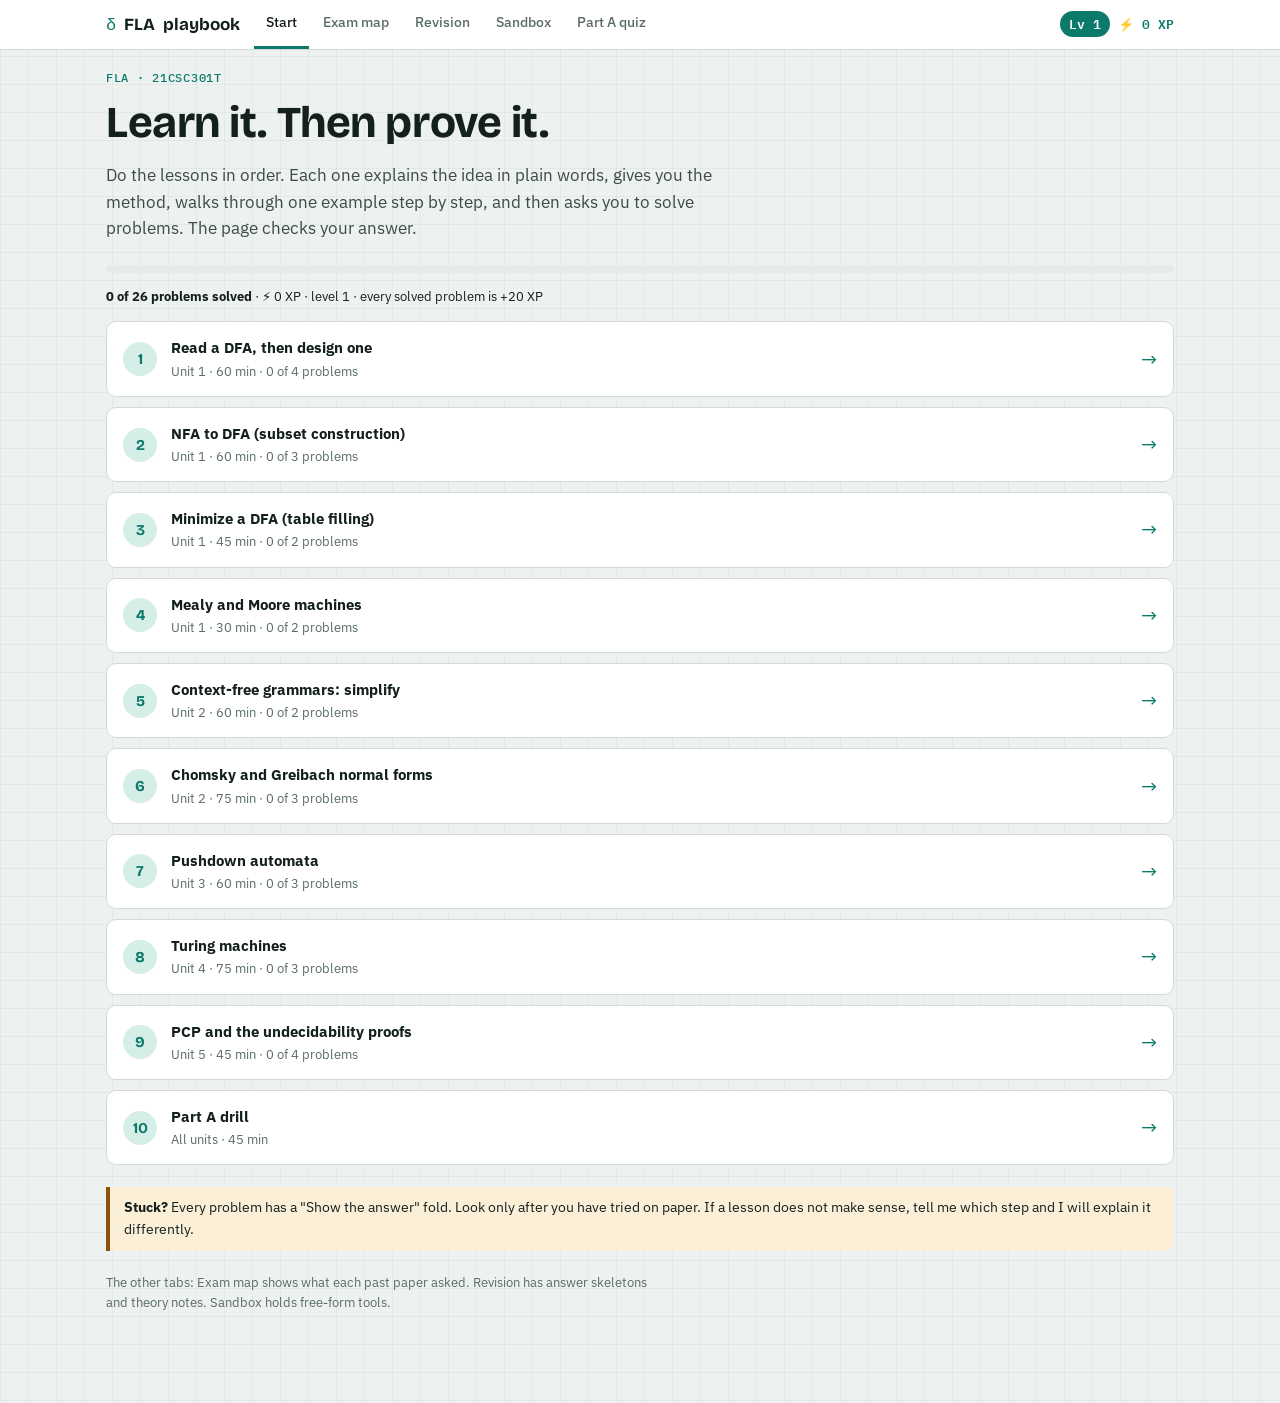
<file: index.html>
<!DOCTYPE html>
<html lang="en">
<head>
<meta charset="utf-8">
<meta name="viewport" content="width=device-width, initial-scale=1">
<title>FLA Exam Playbook</title>
<link rel="preconnect" href="https://fonts.googleapis.com">
<link rel="preconnect" href="https://fonts.gstatic.com" crossorigin>
<link href="https://fonts.googleapis.com/css2?family=Bricolage+Grotesque:wght@600;700&family=IBM+Plex+Mono:wght@400;500;600&family=IBM+Plex+Sans:wght@400;500;600&display=swap" rel="stylesheet">
<style>
:root {
  /* Plan: a drafting-sheet playbook. Cool paper, one teal accent, mono for anything a machine reads.
     Layout: sticky tab rail over a single 1100px column of dense tables and lab panels. */
  --paper: #edf1f0; --card: #ffffff; --ink: #13201e; --ink-2: #3a4b48; --muted: #596b68;
  --line: #d2dbd8; --line-2: #e5ebe9; --accent: #0b7a6a; --accent-ink: #ffffff; --accent-soft: #d6eee8;
  --warn: #8f5206; --warn-soft: #fbefd8; --bad: #b42318; --bad-soft: #fde5e2; --good: #17703f; --good-soft: #dcf3e4;
  --grid: rgba(19, 32, 30, .045);
  --display: 'Bricolage Grotesque', 'Segoe UI', system-ui, sans-serif;
  --body: 'IBM Plex Sans', 'Segoe UI', system-ui, sans-serif;
  --mono: 'IBM Plex Mono', ui-monospace, Menlo, Consolas, monospace;
  color-scheme: light;
}
@media (prefers-color-scheme: dark) {
  :root:not([data-theme="light"]) {
    --paper: #0c1413; --card: #132120; --ink: #e6f0ee; --ink-2: #bdd0cc; --muted: #94aaa6;
    --line: #28423f; --line-2: #1d3230; --accent: #46cbb2; --accent-ink: #062019; --accent-soft: #15423b;
    --warn: #f0b45a; --warn-soft: #3a2a0f; --bad: #ff8c80; --bad-soft: #43201c; --good: #6fd89a; --good-soft: #14392a;
    --grid: rgba(230, 240, 238, .05); color-scheme: dark;
  }
}
:root[data-theme="dark"] {
  --paper: #0c1413; --card: #132120; --ink: #e6f0ee; --ink-2: #bdd0cc; --muted: #94aaa6;
  --line: #28423f; --line-2: #1d3230; --accent: #46cbb2; --accent-ink: #062019; --accent-soft: #15423b;
  --warn: #f0b45a; --warn-soft: #3a2a0f; --bad: #ff8c80; --bad-soft: #43201c; --good: #6fd89a; --good-soft: #14392a;
  --grid: rgba(230, 240, 238, .05); color-scheme: dark;
}
* { box-sizing: border-box; }
html, body { margin: 0; }
body { background: var(--paper); color: var(--ink); font: 400 15px/1.55 var(--body);
  background-image: linear-gradient(var(--grid) 1px, transparent 1px), linear-gradient(90deg, var(--grid) 1px, transparent 1px); background-size: 28px 28px; }
h1, h2, h3 { font-family: var(--display); line-height: 1.15; margin: 0; text-wrap: balance; letter-spacing: -.01em; }
h1 { font-size: clamp(28px, 4.6vw, 44px); font-weight: 700; }
h2 { font-size: 22px; font-weight: 700; margin-bottom: 6px; }
h3 { font-size: 16px; font-weight: 600; }
p { margin: 0 0 10px; max-width: 70ch; }
a { color: var(--accent); }
code, pre, textarea, .mono { font-family: var(--mono); }
:focus-visible { outline: 2px solid var(--accent); outline-offset: 2px; border-radius: 4px; }

.rail { position: sticky; top: 0; z-index: 10; background: var(--card); border-bottom: 1px solid var(--line); }
.rail-in { max-width: 1100px; margin: 0 auto; padding: 0 16px; display: flex; align-items: center; gap: 14px; }
.brand { font-family: var(--display); font-weight: 700; font-size: 17px; white-space: nowrap; display: flex; gap: 8px; align-items: baseline; }
.brand b { color: var(--accent); font-family: var(--mono); font-weight: 500; }
.tabs { display: flex; gap: 2px; overflow-x: auto; scrollbar-width: thin; flex: 1; }
.tabs a { padding: 12px 12px; text-decoration: none; color: var(--muted); font-weight: 500; white-space: nowrap; border-bottom: 3px solid transparent; font-size: 14px; }
.tabs a:hover { color: var(--ink); }
.tabs a[aria-current="page"] { color: var(--ink); border-bottom-color: var(--accent); }
main { max-width: 1100px; margin: 0 auto; padding: 22px 16px 80px; }
.view > * + * { margin-top: 22px; }

.hero { display: grid; gap: 14px; }
.eyebrow { font: 500 12px/1 var(--mono); color: var(--accent); letter-spacing: .06em; text-transform: uppercase; }
.lede { font-size: 17px; color: var(--ink-2); max-width: 62ch; }
.stats { display: grid; grid-template-columns: repeat(auto-fit, minmax(210px, 1fr)); gap: 12px; }
.stat { background: var(--card); border: 1px solid var(--line); border-radius: 10px; padding: 14px 16px; display: grid; gap: 2px; }
.stat .big { font: 700 34px/1 var(--display); color: var(--accent); font-variant-numeric: tabular-nums; }
.stat .big small { font-size: 16px; color: var(--muted); font-weight: 500; }
.stat span { color: var(--ink-2); font-size: 14px; }

.card { background: var(--card); border: 1px solid var(--line); border-radius: 10px; padding: 16px 18px; }
.card > h2 + p, .card > h3 + p { color: var(--ink-2); }
.grid2 { display: grid; grid-template-columns: repeat(auto-fit, minmax(300px, 1fr)); gap: 14px; }
.muted { color: var(--muted); }
.small { font-size: 13px; }
.row { display: flex; flex-wrap: wrap; gap: 8px; align-items: center; }

.blueprint { display: grid; grid-template-columns: repeat(auto-fit, minmax(230px, 1fr)); gap: 12px; }
.bp { border-left: 4px solid var(--accent); padding: 6px 0 6px 12px; }
.bp b { font-family: var(--mono); font-size: 13px; display: block; }
.bp span { font-size: 14px; color: var(--ink-2); }

.seg { display: inline-flex; border: 1px solid var(--line); border-radius: 8px; overflow: hidden; background: var(--card); }
.seg button { border: 0; background: transparent; padding: 7px 12px; font: 500 13px var(--body); color: var(--muted); cursor: pointer; }
.seg button[aria-pressed="true"] { background: var(--accent); color: var(--accent-ink); }
button.btn, .btn { border: 1px solid var(--line); background: var(--card); color: var(--ink); padding: 7px 13px; border-radius: 8px; font: 500 14px var(--body); cursor: pointer; }
button.btn:hover { border-color: var(--accent); }
button.primary { background: var(--accent); color: var(--accent-ink); border-color: var(--accent); }
button:disabled { opacity: .5; cursor: not-allowed; }
select, input[type=text], textarea { font: 400 14px var(--mono); color: var(--ink); background: var(--card); border: 1px solid var(--line); border-radius: 8px; padding: 7px 10px; max-width: 100%; }
textarea { width: 100%; min-height: 150px; line-height: 1.5; resize: vertical; tab-size: 2; }
input[type=range] { accent-color: var(--accent); }
label { font-size: 13px; color: var(--muted); font-weight: 500; }
.field { display: grid; gap: 4px; }

.scroll { overflow-x: auto; border: 1px solid var(--line); border-radius: 10px; background: var(--card); }
table { border-collapse: collapse; width: 100%; font-size: 14px; }
th, td { padding: 8px 10px; text-align: left; border-bottom: 1px solid var(--line-2); vertical-align: top; }
th { font: 600 12.5px var(--body); color: var(--muted); letter-spacing: .01em; background: var(--card); white-space: nowrap; }
tbody tr:last-child td { border-bottom: 0; }
td.num, th.num { text-align: center; font-variant-numeric: tabular-nums; }
.mono-cell { font-family: var(--mono); font-size: 13px; }

.heat th.paper { text-align: center; min-width: 74px; }
.heat td.hc { text-align: center; font: 500 12px var(--mono); padding: 6px 4px; min-width: 74px; }
.heat td.hit { background: var(--accent-soft); color: var(--ink); box-shadow: inset 0 0 0 1px var(--accent); }
.heat td.hit15 { background: var(--accent); color: var(--accent-ink); font-weight: 600; }
.heat td.miss { color: var(--line); }
.heat tr.unit th { background: var(--paper); color: var(--ink); text-transform: none; font: 600 13px var(--display); letter-spacing: 0; padding: 8px 10px; }
.heat td.topic { min-width: 230px; }
.heat td.topic small { display: block; color: var(--muted); font-size: 12.5px; line-height: 1.4; margin-top: 2px; }
.seen { display: inline-flex; gap: 2px; margin-right: 6px; vertical-align: middle; }
.seen i { width: 7px; height: 14px; background: var(--line); border-radius: 2px; }
.seen i.on { background: var(--accent); }
.badge { display: inline-block; font: 600 11px var(--mono); padding: 3px 7px; border-radius: 5px; letter-spacing: .03em; white-space: nowrap; }
.badge.t1 { background: var(--accent); color: var(--accent-ink); }
.badge.t2 { border: 1px solid var(--accent); color: var(--accent); }
.badge.t3 { border: 1px dashed var(--muted); color: var(--muted); }
.dots { font-family: var(--mono); letter-spacing: 2px; color: var(--accent); }
.legend { display: flex; flex-wrap: wrap; gap: 14px; font-size: 13px; color: var(--ink-2); align-items: center; }
.legend i { display: inline-block; width: 26px; height: 14px; border-radius: 3px; vertical-align: -2px; margin-right: 5px; }
.lg8 { background: var(--accent-soft); box-shadow: inset 0 0 0 1px var(--accent); }
.lg15 { background: var(--accent); }

.slot { display: grid; gap: 6px; }
.chips { display: flex; flex-wrap: wrap; gap: 6px; }
.chip { background: var(--accent-soft); color: var(--ink); border-radius: 999px; padding: 3px 10px; font-size: 13px; font-weight: 500; }
.note { border-left: 4px solid var(--warn); background: var(--warn-soft); padding: 10px 14px; border-radius: 0 8px 8px 0; font-size: 14px; }
.note + .note { margin-top: 8px; }
.ok { color: var(--good); font-weight: 600; }
.no { color: var(--bad); font-weight: 600; }
.pill { display: inline-block; padding: 2px 9px; border-radius: 999px; font: 600 12px var(--mono); }
.pill.ok { background: var(--good-soft); color: var(--good); }
.pill.no { background: var(--bad-soft); color: var(--bad); }
.pill.run { background: var(--warn-soft); color: var(--warn); }

details { background: var(--card); border: 1px solid var(--line); border-radius: 10px; padding: 0; }
details + details { margin-top: 8px; }
summary { cursor: pointer; padding: 11px 16px; font: 600 15px var(--display); list-style: none; display: flex; justify-content: space-between; gap: 10px; }
summary::-webkit-details-marker { display: none; }
summary::after { content: '+'; font-family: var(--mono); color: var(--accent); }
details[open] > summary::after { content: '–'; }
details > .body { padding: 0 16px 14px; }
details ol, details ul, .body ol, .body ul { margin: 0; padding-left: 20px; }
li + li { margin-top: 4px; }

.block { display: grid; gap: 8px; }
.block header { display: flex; gap: 12px; align-items: baseline; flex-wrap: wrap; }
.block .num { font: 700 26px var(--display); color: var(--accent); min-width: 28px; }
.check { display: flex; gap: 8px; align-items: flex-start; font-size: 14px; }
.check input { margin-top: 4px; accent-color: var(--accent); width: 16px; height: 16px; }
.check span.done { text-decoration: line-through; color: var(--muted); }
.progress { height: 8px; background: var(--line-2); border-radius: 99px; overflow: hidden; }
.progress > i { display: block; height: 100%; background: var(--accent); width: 0; transition: width .25s; }

.lab { display: grid; gap: 14px; }
.toolbar { display: flex; flex-wrap: wrap; gap: 8px; align-items: end; }
pre { background: var(--paper); border: 1px solid var(--line); border-radius: 8px; padding: 10px 12px; margin: 0; overflow-x: auto; font-size: 13.5px; line-height: 1.55; white-space: pre; }
.stage { border: 1px solid var(--line); border-radius: 10px; background: var(--card); overflow: hidden; }
.stage > h3 { padding: 9px 14px; background: var(--paper); border-bottom: 1px solid var(--line); font-size: 14px; }
.stage > .in { padding: 10px 14px; display: grid; gap: 8px; }
.err { background: var(--bad-soft); color: var(--bad); border-radius: 8px; padding: 9px 12px; font-size: 14px; }
svg.graph { width: 100%; max-width: 760px; height: auto; display: block; background: var(--card); border: 1px solid var(--line); border-radius: 10px; }
.g-edge { fill: none; stroke: var(--ink-2); stroke-width: 1.4; }
.g-node { fill: var(--card); stroke: var(--ink); stroke-width: 1.6; }
.g-node.active { fill: var(--accent); }
.g-inner { fill: none; stroke: var(--ink); stroke-width: 1.2; }
.g-label { font: 500 12px var(--mono); fill: var(--ink); text-anchor: middle; dominant-baseline: central; }
.g-label.active { fill: var(--accent-ink); }
.g-el { font: 500 11.5px var(--mono); fill: var(--ink); text-anchor: middle; dominant-baseline: central; paint-order: stroke; stroke: var(--card); stroke-width: 4px; stroke-linejoin: round; }
.g-arrow { fill: var(--ink-2); }

.tape { display: flex; gap: 0; overflow-x: auto; padding: 22px 8px 8px; background: var(--card); border: 1px solid var(--line); border-radius: 10px; }
.cell { width: 38px; min-width: 38px; height: 42px; border: 1.5px solid var(--ink-2); margin-left: -1.5px; display: grid; place-items: center; font: 600 17px var(--mono); position: relative; background: var(--card); }
.cell.blank { color: var(--line); }
.cell.head { background: var(--accent); color: var(--accent-ink); border-color: var(--accent); z-index: 1; }
.cell.head::before { content: '▼'; position: absolute; top: -17px; left: 50%; transform: translateX(-50%); color: var(--accent); font-size: 12px; }
.statebox { font: 600 15px var(--mono); background: var(--accent-soft); padding: 4px 10px; border-radius: 6px; }
.ids { max-height: 240px; overflow: auto; font-size: 13px; }
.ids div { padding: 1px 0; white-space: pre; }
.ids div.cur { background: var(--accent-soft); }
.explain { font-size: 13px; color: var(--muted); font-family: var(--mono); min-height: 20px; }

.pairs td { text-align: center; font: 500 13px var(--mono); min-width: 40px; }
.pairs td.mk { background: var(--bad-soft); color: var(--bad); }
.pairs td.eq { background: var(--good-soft); color: var(--good); }
.pairs td.nil { background: var(--paper); }
.pairs th { text-transform: none; font: 600 13px var(--mono); letter-spacing: 0; }

.qbox { display: grid; gap: 12px; max-width: 760px; }
.opts { display: grid; gap: 8px; }
.opt { text-align: left; border: 1.5px solid var(--line); background: var(--card); padding: 10px 14px; border-radius: 8px; font: 400 15px var(--body); cursor: pointer; color: var(--ink); }
.opt:hover:not(:disabled) { border-color: var(--accent); }
.opt.right { border-color: var(--good); background: var(--good-soft); }
.opt.wrong { border-color: var(--bad); background: var(--bad-soft); }
.opt:disabled { cursor: default; opacity: 1; }
.src { font: 500 12px var(--mono); color: var(--muted); }
.meter { display: grid; gap: 6px; }
.meter div.r { display: grid; grid-template-columns: 70px 1fr 50px; gap: 8px; align-items: center; font-size: 13px; }
.meter .bar { height: 10px; background: var(--line-2); border-radius: 99px; overflow: hidden; }
.meter .bar i { display: block; height: 100%; background: var(--accent); }

footer.src-note { margin-top: 34px; color: var(--muted); font-size: 13px; }
@media (max-width: 640px) {
  .brand span { display: none; }
  h2 { font-size: 20px; }
  .cell { width: 34px; min-width: 34px; height: 38px; }
}
@media (prefers-reduced-motion: reduce) { * { transition: none !important; animation: none !important; } }

/* ---- course ---- */
.big { font-size: 17px; line-height: 1.6; max-width: 66ch; color: var(--ink); }
.lessons { display: grid; gap: 10px; margin: 14px 0; }
.lcard { display: flex; align-items: center; gap: 14px; background: var(--card); border: 1px solid var(--line); border-radius: 10px; padding: 14px 16px; text-decoration: none; color: var(--ink); }
.lcard:hover { border-color: var(--accent); }
.lcard .ln { flex: none; width: 34px; height: 34px; border-radius: 50%; display: grid; place-items: center; background: var(--accent-soft); color: var(--accent); font: 700 15px var(--display); }
.lcard.fin .ln { background: var(--accent); color: var(--accent-ink); }
.lcard .lb { display: flex; flex-direction: column; flex: 1; gap: 2px; }
.lcard .go { color: var(--accent); font-size: 20px; }
ol.method { margin: 6px 0 0; padding-left: 22px; } ol.method li { margin: 0 0 9px; max-width: 72ch; }
.reveal .rstep { display: flex; gap: 12px; padding: 10px 0; border-top: 1px dashed var(--line); }
.reveal .rstep:first-child { border-top: 0; }
.reveal .rn { flex: none; width: 26px; height: 26px; border-radius: 50%; background: var(--accent); color: var(--accent-ink); display: grid; place-items: center; font: 600 13px var(--mono); }
.reveal .rstep > div:last-child { min-width: 0; flex: 1; }
.reveal .row { margin-top: 10px; }
.try { border-left: 4px solid var(--accent); display: grid; gap: 10px; }
.try.isdone { border-left-color: var(--good); }
.try h3 { margin: 0; }
.fbk { padding: 0; font-size: 14px; } .fbk:empty { display: none; }
.fbk.good { background: var(--good-soft); color: var(--good); padding: 9px 12px; border-radius: 8px; }
.fbk.bad { background: var(--bad-soft); color: var(--bad); padding: 9px 12px; border-radius: 8px; }
input.cellin { width: 100%; min-width: 120px; font: 500 14px var(--mono); padding: 6px 8px; border: 1px solid var(--line); border-radius: 6px; background: var(--card); color: var(--ink); }
input.cellin.ok { background: var(--good-soft); border-color: var(--good); }
.try input[type=text], .try select, .try textarea { font: 400 14px var(--mono); padding: 7px 9px; border: 1px solid var(--line); border-radius: 6px; background: var(--card); color: var(--ink); }
.try textarea { width: 100%; }
.gstep { display: grid; gap: 6px; padding: 10px 0; border-top: 1px dashed var(--line); } .gstep:first-child { border-top: 0; }
.subnav { display: flex; gap: 8px; align-items: center; flex-wrap: wrap; margin-bottom: 8px; }
.subnav a { padding: 4px 12px; border: 1px solid var(--line); border-radius: 999px; text-decoration: none; color: var(--ink-2); font-size: 13px; background: var(--card); }
.subnav a[aria-current] { background: var(--accent); color: var(--accent-ink); border-color: var(--accent); }
.tmp { display: grid; gap: 8px; }
/* ---- play ---- */
.xp { margin-left: auto; display: flex; gap: 8px; align-items: center; font: 600 13px var(--mono); color: var(--accent); white-space: nowrap; padding-left: 10px; }
.xp .lv { background: var(--accent); color: var(--accent-ink); border-radius: 999px; padding: 2px 9px; }
.xp.bump { animation: bump .5s ease; }
@keyframes bump { 40% { transform: scale(1.25); } }
.confetti { position: fixed; inset: 0; pointer-events: none; z-index: 100; overflow: hidden; }
.confetti i { position: absolute; top: -12px; width: 9px; height: 14px; border-radius: 2px; animation: fall linear forwards; }
@keyframes fall { to { transform: translate(var(--dx), 105vh) rotate(var(--r)); opacity: .9; } }
.toy { border: 2px solid var(--accent); background: linear-gradient(180deg, var(--accent-soft), var(--card) 120px); }
.runner { display: grid; gap: 10px; }
.runner .w { font: 500 16px var(--mono); padding: 8px 10px; border: 1px solid var(--line); border-radius: 8px; background: var(--card); color: var(--ink); width: 180px; }
.chipbtn { font: 500 13px var(--mono); padding: 4px 11px; border-radius: 999px; border: 1px solid var(--line); background: var(--card); color: var(--ink); cursor: pointer; }
.chipbtn:hover { border-color: var(--accent); color: var(--accent); }
.speed { display: inline-flex; align-items: center; gap: 6px; } .speed input { accent-color: var(--accent); width: 110px; }
.strip { display: flex; gap: 4px; flex-wrap: wrap; align-items: center; }
.strip span { min-width: 34px; height: 38px; padding: 0 6px; display: grid; place-items: center; font: 600 17px var(--mono); border: 1.5px solid var(--line); border-radius: 7px; background: var(--card); transition: all .25s; }
.strip span.done { opacity: .35; }
.strip span.cur { background: var(--accent); color: var(--accent-ink); border-color: var(--accent); transform: translateY(-4px); box-shadow: 0 4px 0 var(--accent-soft); }
.strip.out span { border-color: var(--warn); background: var(--warn-soft); }
.strip .pop, .pop { animation: popin .35s ease-out; }
.cap { font-size: 14.5px; min-height: 24px; padding: 8px 12px; background: var(--paper); border-radius: 8px; border: 1px solid var(--line-2); }
.cap .pill { margin-right: 4px; }
.lit { font-size: 14px; }
.mgraph svg.graph { max-height: 380px; }
svg.graph .g-node, svg.graph .g-edge { transition: fill .25s, stroke .25s, stroke-width .25s; }
svg.graph .g-node.on { fill: var(--accent-soft); stroke: var(--accent); stroke-width: 3.5; }
svg.graph .g-node.tgt { fill: var(--warn-soft); stroke: var(--warn); stroke-width: 3.5; }
svg.graph .g-node.ok { fill: var(--good-soft); stroke: var(--good); stroke-width: 4; }
svg.graph .g-node.no { fill: var(--bad-soft); stroke: var(--bad); stroke-width: 4; }
svg.graph .g-edge.on { stroke: var(--accent); stroke-width: 3; }
svg.graph .tok { fill: var(--warn); stroke: var(--card); stroke-width: 2.5; }
svg.graph.flash { animation: flashok .7s; }
@keyframes flashok { 30% { filter: drop-shadow(0 0 10px var(--good)); } }
svg .popin, .popin { animation: popin .45s cubic-bezier(.3, 1.6, .5, 1); transform-box: fill-box; transform-origin: center; }
@keyframes popin { from { opacity: 0; transform: scale(.4); } }
.flashcell { animation: cellflash 1s; }
@keyframes cellflash { 0% { background: var(--warn-soft); } }
td.pc { text-align: center; font: 600 13px var(--mono); min-width: 38px; height: 34px; }
td.pc.mk { background: var(--bad-soft); color: var(--bad); }
td.pc.eq { background: var(--good-soft); color: var(--good); }
.flip { animation: flip .45s; } @keyframes flip { from { transform: rotateX(90deg); } }
.mlog { display: grid; gap: 6px; font-size: 13px; margin-top: 8px; }
.sform { display: flex; flex-wrap: wrap; gap: 5px; min-height: 44px; align-items: center; padding: 8px; background: var(--paper); border-radius: 8px; }
.chip-s { font: 600 16px var(--mono); padding: 6px 10px; border-radius: 7px; border: 1.5px solid var(--line); background: var(--card); display: inline-block; }
.chip-s.nt { color: var(--accent); border-color: var(--accent); }
.chip-s.next { background: var(--accent); color: var(--accent-ink); animation: pulse 1s infinite; }
.chip-s.pop { animation: popin .45s cubic-bezier(.3, 1.6, .5, 1); box-shadow: 0 0 0 3px var(--warn-soft); }
@keyframes pulse { 50% { box-shadow: 0 0 0 6px var(--accent-soft); } }
.hist { font-size: 13.5px; white-space: pre; overflow-x: auto; } .hist .now { color: var(--accent); font-weight: 600; }
.ptree circle { fill: var(--card); stroke: var(--ink-2); stroke-width: 1.5; }
.ptree .nt circle { stroke: var(--accent); fill: var(--accent-soft); }
.ptree .tm circle { stroke: var(--warn); fill: var(--warn-soft); }
.ptree text { font: 600 12px var(--mono); text-anchor: middle; dominant-baseline: central; fill: var(--ink); }
.ptree .t-edge { stroke: var(--ink-2); stroke-width: 1.4; }
.ptree [data-s] { transition: opacity .3s; }
.pdabox { display: flex; gap: 22px; align-items: flex-start; flex-wrap: wrap; }
.stackwrap { display: grid; gap: 4px; justify-items: center; }
.stack { display: flex; flex-direction: column; justify-content: flex-end; width: 84px; min-height: 230px; padding: 4px; border: 2.5px solid var(--ink-2); border-top: 0; border-radius: 0 0 12px 12px; background: var(--paper); }
.plate { height: 32px; margin: 2px 0; border-radius: 7px; display: grid; place-items: center; font: 700 15px var(--mono); background: var(--accent-soft); border: 1.5px solid var(--accent); color: var(--ink); }
.plate.z0 { background: var(--line-2); border-color: var(--ink-2); }
.plate.new { animation: drop .4s cubic-bezier(.3, 1.4, .5, 1); }
@keyframes drop { from { transform: translateY(-60px); opacity: 0; } }
.pdaside { display: grid; gap: 8px; flex: 1; min-width: 260px; }
.moves { font-size: 13px; margin: 0; padding-left: 26px; max-height: 220px; overflow: auto; }
.moves li.now { background: var(--accent-soft); color: var(--accent); font-weight: 600; border-radius: 4px; }
.pushw { color: var(--accent); } .popw { color: var(--bad); }
.shake { animation: shake .4s; } @keyframes shake { 25% { transform: translateX(-6px); } 75% { transform: translateX(6px); } }
.cell.wrote { animation: wrote .6s; } @keyframes wrote { 0% { background: var(--warn); color: #fff; } }
.statebox.acc { background: var(--good-soft); color: var(--good); }
.rtab { max-height: 210px; overflow: auto; } .rtab tr.now td { background: var(--accent-soft); font-weight: 700; }
.dominoes { display: flex; gap: 10px; flex-wrap: wrap; }
.domino { display: grid; grid-template-rows: auto 1fr 1fr; min-width: 70px; border: 2px solid var(--ink-2); border-radius: 10px; background: var(--card); cursor: pointer; padding: 0; overflow: hidden; color: var(--ink); transition: transform .15s; }
.domino:hover { transform: translateY(-3px); border-color: var(--accent); }
.domino:active { transform: scale(.95); }
.domino .dn { font: 600 11px var(--body); background: var(--ink-2); color: var(--card); padding: 1px; }
.domino .dt, .domino .db { font: 600 15px var(--mono); padding: 6px 8px; }
.domino .dt { border-bottom: 2px dashed var(--line); }
.pcprows { display: grid; gap: 4px; overflow-x: auto; padding: 8px; background: var(--paper); border-radius: 8px; }
.pr { display: flex; gap: 2px; align-items: center; min-height: 32px; } .pr .lbl { width: 62px; font-size: 12px; color: var(--muted); }
.pr .ch { width: 24px; height: 30px; display: grid; place-items: center; font: 600 15px var(--mono); border-radius: 4px; animation: popin .3s; }
.pr .ch.m { background: var(--good-soft); color: var(--good); } .pr .ch.o { background: var(--line-2); } .pr .ch.x { background: var(--bad-soft); color: var(--bad); }
.qf { display: grid; gap: 10px; justify-items: start; }
.qf-q { display: flex; gap: 6px; padding: 12px; border-radius: 10px; background: var(--paper); min-height: 56px; }
.qf-q.good { animation: okglow .5s; } .qf-q.bad { animation: shake .4s; }
@keyframes okglow { 40% { box-shadow: 0 0 0 4px var(--good); } }
.streak { font-size: 14px; }
.btn.big { font-size: 16px; padding: 10px 20px; } .btn.ok { background: var(--good-soft); color: var(--good); border-color: var(--good); } .btn.no { background: var(--bad-soft); color: var(--bad); border-color: var(--bad); }
@media (prefers-reduced-motion: reduce) { *, *::before, *::after { animation: none !important; transition: none !important; } }

</style>
</head>
<body>
<header class="rail"><div class="rail-in"><div class="brand"><b>δ</b> FLA <span>playbook</span></div><nav class="tabs" id="tabs" aria-label="Sections"></nav></div></header>
<main id="view"></main>
<script>
/* FLA engines: finite automata, Mealy/Moore, grammars, PDA, TM, PCP. Pure functions, no DOM. */
(function (root) {
'use strict';
const EPS = 'ε';
const isEps = t => t === 'ε' || t === 'eps' || t === 'epsilon' || t === 'λ' || t === '~';
const uniq = a => [...new Set(a)];
const clone = o => JSON.parse(JSON.stringify(o));

/* ===================== Finite automata ===================== */
const KEY = '\u0001';
function parseTargets(str) {
  str = str.replace(/[{}]/g, ' ').replace(/,/g, ' ').trim();
  if (!str) return [];
  return uniq(str.split(/\s+/).filter(t => t && !/^(-|—|∅|phi|φ|none)$/i.test(t)));
}
function parseFA(text) {
  const fa = { start: null, finals: [], trans: {}, states: [], alphabet: [], hasEps: false };
  const seen = new Set();
  const addState = s => { if (!seen.has(s)) { seen.add(s); fa.states.push(s); } };
  for (const raw of text.split(/\n/)) {
    const line = raw.replace(/#.*$/, '').trim();
    if (!line) continue;
    let m;
    if ((m = line.match(/^start\s*[:=]\s*(.+)$/i))) { fa.start = m[1].trim().replace(/[{}]/g, ''); addState(fa.start); continue; }
    if ((m = line.match(/^(final|finals|accept|accepting)\s*[:=]\s*(.*)$/i))) { fa.finals = parseTargets(m[2]); fa.finals.forEach(addState); continue; }
    m = line.match(/^(\S+?)\s*[, ]\s*(\S+)\s*(?:->|→|=)\s*(.*)$/);
    if (!m) throw new Error('Cannot read: "' + raw.trim() + '". Write transitions like:  p 0 -> q r');
    const s = m[1];
    let a = m[2];
    if (isEps(a)) { a = EPS; fa.hasEps = true; } else if (!fa.alphabet.includes(a)) fa.alphabet.push(a);
    const t = parseTargets(m[3]);
    addState(s); t.forEach(addState);
    const k = s + KEY + a;
    fa.trans[k] = uniq((fa.trans[k] || []).concat(t));
  }
  if (!fa.states.length) throw new Error('Add at least one transition.');
  if (!fa.start) fa.start = fa.states[0];
  return fa;
}
const delta = (fa, s, a) => fa.trans[s + KEY + a] || [];
function epsClosure(fa, set) {
  const out = new Set(set), st = [...set];
  while (st.length) {
    const s = st.pop();
    for (const t of delta(fa, s, EPS)) if (!out.has(t)) { out.add(t); st.push(t); }
  }
  return [...out];
}
function nfaToDfa(fa) {
  const idx = s => fa.states.indexOf(s);
  const norm = arr => uniq(arr).sort((x, y) => idx(x) - idx(y));
  const nameOf = set => set.length ? '{' + set.join(',') + '}' : '∅';
  const closures = {};
  if (fa.hasEps) fa.states.forEach(s => { closures[s] = norm(epsClosure(fa, [s])); });
  const start = norm(epsClosure(fa, [fa.start]));
  const seen = new Map([[nameOf(start), start]]);
  const queue = [start], rows = [];
  while (queue.length) {
    const S = queue.shift();
    for (const a of fa.alphabet) {
      const move = norm([].concat(...S.map(s => delta(fa, s, a))));
      const to = norm(epsClosure(fa, move));
      rows.push({ from: S, sym: a, move, to });
      const n = nameOf(to);
      if (!seen.has(n)) { seen.set(n, to); queue.push(to); }
    }
  }
  const states = [...seen.entries()].map(([name, set]) => ({ name, set, final: set.some(s => fa.finals.includes(s)) }));
  const dfa = { states: states.map(s => s.name), alphabet: fa.alphabet.slice(), start: nameOf(start), finals: states.filter(s => s.final).map(s => s.name), delta: {} };
  for (const r of rows) { (dfa.delta[nameOf(r.from)] = dfa.delta[nameOf(r.from)] || {})[r.sym] = nameOf(r.to); }
  return { closures, startSet: start, rows, states, dfa, nameOf };
}
function runNFA(fa, w) {
  let cur = epsClosure(fa, [fa.start]);
  const trace = [cur.slice()];
  for (const c of w) {
    const next = [];
    for (const s of cur) next.push(...delta(fa, s, c));
    cur = uniq(epsClosure(fa, next));
    trace.push(cur.slice());
  }
  return { accepted: cur.some(s => fa.finals.includes(s)), trace };
}
function faToDfaObj(fa) {
  const d = { states: fa.states.slice(), alphabet: fa.alphabet.slice(), start: fa.start, finals: fa.finals.slice(), delta: {} };
  let trap = false;
  for (const s of fa.states) for (const a of fa.alphabet) {
    const t = delta(fa, s, a);
    if (t.length > 1) throw new Error('State ' + s + ' on ' + a + ' has several targets, so this is an NFA. Use the NFA to DFA converter.');
    (d.delta[s] = d.delta[s] || {})[a] = t.length ? t[0] : null;
  }
  return d;
}
function completeDfa(d) {
  d = clone(d);
  let needs = false;
  for (const s of d.states) for (const a of d.alphabet) if (!d.delta[s][a]) needs = true;
  if (needs) {
    let trap = 'dead'; while (d.states.includes(trap)) trap += "'";
    d.states.push(trap); d.delta[trap] = {};
    for (const a of d.alphabet) d.delta[trap][a] = trap;
    for (const s of d.states) for (const a of d.alphabet) if (!d.delta[s][a]) d.delta[s][a] = trap;
    d.trap = trap;
  }
  return d;
}
function runDFA(d, w) {
  let s = d.start; const path = [s];
  for (const c of w) {
    const t = d.delta[s] && d.delta[s][c];
    if (!t) return { accepted: false, path, stuck: true };
    s = t; path.push(s);
  }
  return { accepted: d.finals.includes(s), path };
}
function minimizeDFA(d0) {
  const d = completeDfa(d0);
  // reachable
  const reach = [d.start], seen = new Set(reach);
  for (let i = 0; i < reach.length; i++) for (const a of d.alphabet) { const t = d.delta[reach[i]][a]; if (!seen.has(t)) { seen.add(t); reach.push(t); } }
  const R = d.states.filter(s => seen.has(s));
  const removed = d.states.filter(s => !seen.has(s));
  const fin = s => d.finals.includes(s);
  const pk = (p, q) => R.indexOf(p) < R.indexOf(q) ? p + '|' + q : q + '|' + p;
  const marks = new Map(); // key -> {round, reason}
  const pairs = [];
  for (let i = 0; i < R.length; i++) for (let j = i + 1; j < R.length; j++) pairs.push([R[i], R[j]]);
  let round = 0;
  for (const [p, q] of pairs) if (fin(p) !== fin(q)) marks.set(pk(p, q), { round: 0, reason: 'one is final, the other is not' });
  let changed = true;
  while (changed) {
    changed = false; round++;
    const add = [];
    for (const [p, q] of pairs) {
      if (marks.has(pk(p, q))) continue;
      for (const a of d.alphabet) {
        const x = d.delta[p][a], y = d.delta[q][a];
        if (x !== y && marks.has(pk(x, y)) && marks.get(pk(x, y)).round < round) { add.push([pk(p, q), { round, reason: 'on ' + a + ' they go to (' + x + ', ' + y + '), already distinguishable' }]); break; }
      }
    }
    for (const [k, v] of add) { marks.set(k, v); changed = true; }
  }
  // classes
  const parent = {}; R.forEach(s => parent[s] = s);
  const find = s => parent[s] === s ? s : (parent[s] = find(parent[s]));
  for (const [p, q] of pairs) if (!marks.has(pk(p, q))) parent[find(q)] = find(p);
  const classes = [];
  const byRoot = {};
  for (const s of R) { const r = find(s); if (!byRoot[r]) { byRoot[r] = []; classes.push(byRoot[r]); } byRoot[r].push(s); }
  const cname = c => c.length === 1 ? c[0] : '{' + c.join(',') + '}';
  const of = {}; classes.forEach(c => c.forEach(s => of[s] = cname(c)));
  const min = { states: classes.map(cname), alphabet: d.alphabet.slice(), start: of[d.start], finals: classes.filter(c => fin(c[0])).map(cname), delta: {} };
  for (const c of classes) { min.delta[cname(c)] = {}; for (const a of d.alphabet) min.delta[cname(c)][a] = of[d.delta[c[0]][a]]; }
  return { complete: d, trapAdded: d.trap || null, removed, states: R, pairs, marks, rounds: round - 1, classes, min, pk };
}

/* ===================== Mealy / Moore ===================== */
function parseMealy(text) {
  const m = { start: null, states: [], alphabet: [], delta: {} };
  const add = s => { if (!m.states.includes(s)) m.states.push(s); };
  for (const raw of text.split(/\n/)) {
    const line = raw.replace(/#.*$/, '').trim(); if (!line) continue;
    let r;
    if ((r = line.match(/^start\s*[:=]\s*(\S+)/i))) { m.start = r[1]; add(m.start); continue; }
    r = line.match(/^(\S+)\s+(\S+)\s*(?:->|→)\s*(\S+)\s+(\S+)$/);
    if (!r) throw new Error('Mealy line should look like:  q1 0 -> q3 1   (state input -> next output). Got: ' + raw.trim());
    add(r[1]); add(r[3]);
    if (!m.alphabet.includes(r[2])) m.alphabet.push(r[2]);
    (m.delta[r[1]] = m.delta[r[1]] || {})[r[2]] = [r[3], r[4]];
  }
  if (!m.start) m.start = m.states[0];
  return m;
}
function parseMoore(text) {
  const m = { start: null, states: [], alphabet: [], delta: {}, out: {} };
  const add = s => { if (!m.states.includes(s)) m.states.push(s); };
  for (const raw of text.split(/\n/)) {
    const line = raw.replace(/#.*$/, '').trim(); if (!line) continue;
    let r;
    if ((r = line.match(/^start\s*[:=]\s*(\S+)/i))) { m.start = r[1]; add(m.start); continue; }
    if ((r = line.match(/^(?:out|output|outputs)\s*[:=]\s*(.*)$/i))) {
      for (const pair of r[1].split(/[\s,]+/).filter(Boolean)) { const kv = pair.split('='); if (kv.length !== 2) throw new Error('Outputs look like  out: q0=0 q1=1'); add(kv[0]); m.out[kv[0]] = kv[1]; }
      continue;
    }
    r = line.match(/^(\S+)\s+(\S+)\s*(?:->|→)\s*(\S+)$/);
    if (!r) throw new Error('Moore line should look like:  q0 a -> q1.  Outputs go on a line like  out: q0=0 q1=1. Got: ' + raw.trim());
    add(r[1]); add(r[3]);
    if (!m.alphabet.includes(r[2])) m.alphabet.push(r[2]);
    (m.delta[r[1]] = m.delta[r[1]] || {})[r[2]] = r[3];
  }
  if (!m.start) m.start = m.states[0];
  for (const s of m.states) if (m.out[s] === undefined) throw new Error('State ' + s + ' has no output. Add it to the  out:  line.');
  return m;
}
function runMealy(m, w) {
  let s = m.start; const steps = []; let out = '';
  for (const c of w) {
    const t = m.delta[s] && m.delta[s][c];
    if (!t) return { error: 'No transition from ' + s + ' on ' + c, steps, out };
    steps.push({ from: s, sym: c, to: t[0], out: t[1] }); out += t[1]; s = t[0];
  }
  return { steps, out, end: s };
}
function runMoore(m, w) {
  let s = m.start; const steps = []; let out = m.out[s];
  for (const c of w) {
    const t = m.delta[s] && m.delta[s][c];
    if (!t) return { error: 'No transition from ' + s + ' on ' + c, steps, out };
    steps.push({ from: s, sym: c, to: t, out: m.out[t] }); out += m.out[t]; s = t;
  }
  return { steps, out, end: s };
}
function mooreToMealy(m) {
  const me = { start: m.start, states: m.states.slice(), alphabet: m.alphabet.slice(), delta: {} };
  for (const s of m.states) for (const a of m.alphabet) { const t = m.delta[s] && m.delta[s][a]; if (t) (me.delta[s] = me.delta[s] || {})[a] = [t, m.out[t]]; }
  return me;
}
function mealyToMoore(me, initOut) {
  const incoming = {}; me.states.forEach(s => incoming[s] = []);
  for (const s of me.states) for (const a of me.alphabet) { const t = me.delta[s] && me.delta[s][a]; if (t && !incoming[t[0]].includes(t[1])) incoming[t[0]].push(t[1]); }
  const name = (q, o) => q + '/' + o;
  const startOut = initOut;
  const m = { start: name(me.start, startOut), states: [], alphabet: me.alphabet.slice(), delta: {}, out: {} };
  const todo = [[me.start, startOut]], seen = new Set([name(me.start, startOut)]);
  while (todo.length) {
    const [q, o] = todo.shift(); const n = name(q, o);
    m.states.push(n); m.out[n] = o;
    for (const a of me.alphabet) {
      const t = me.delta[q] && me.delta[q][a]; if (!t) continue;
      const tn = name(t[0], t[1]);
      (m.delta[n] = m.delta[n] || {})[a] = tn;
      if (!seen.has(tn)) { seen.add(tn); todo.push([t[0], t[1]]); }
    }
  }
  return { moore: m, incoming };
}

/* ===================== Grammars ===================== */
const isNT = t => /^[A-Z]/.test(t);
function tokRHS(str, word) {
  const s = str.trim();
  if (s === '' || isEps(s)) return [];
  if (word || /\s/.test(s)) return s.split(/\s+/).filter(t => !isEps(t));
  return s.match(/[A-Z]'*|./gu) || [];
}
function fmtRHS(r) { return r.length ? (r.every(t => t.length === 1) ? r.join('') : r.join(' ')) : 'ε'; }
function parseGrammar(text) {
  const g = { start: null, nts: [], P: {} };
  let word = false;
  for (const raw of text.split(/\n/)) {
    const mm = raw.replace(/#.*$/, '').match(/(?:->|→|::=|:=)\s*(.*)$/);
    if (mm) for (const alt of mm[1].split('|')) if (/\S\s+\S/.test(alt.trim())) word = true;
  }
  g.word = word;
  for (const raw of text.split(/\n/)) {
    const line = raw.replace(/#.*$/, '').trim(); if (!line) continue;
    const m = line.match(/^(\S+?)\s*(?:->|→|::=|:=)\s*(.*)$/);
    if (!m) throw new Error('Cannot read: "' + raw.trim() + '". Write rules like:  S -> aSb | ε');
    const A = m[1];
    if (!isNT(A)) throw new Error('Left side "' + A + '" must start with a capital letter.');
    if (!g.start) g.start = A;
    if (!g.P[A]) { g.P[A] = []; g.nts.push(A); }
    for (const alt of m[2].split('|')) {
      const r = tokRHS(alt, word);
      if (!g.P[A].some(x => x.join('\u0001') === r.join('\u0001'))) g.P[A].push(r);
    }
  }
  if (!g.start) throw new Error('Add at least one rule.');
  // nonterminals appearing only on right side
  for (const A of g.nts.slice()) for (const r of g.P[A]) for (const t of r) if (isNT(t) && !g.P[t]) { g.P[t] = []; g.nts.push(t); }
  return g;
}
function grammarText(g) {
  return g.nts.filter(A => g.P[A] && g.P[A].length).map(A => A + ' → ' + g.P[A].map(fmtRHS).join(' | ')).join('\n');
}
function nullableSet(g) {
  const N = new Set(); let ch = true;
  while (ch) { ch = false; for (const A of g.nts) if (!N.has(A) && g.P[A].some(r => r.every(t => N.has(t)))) { N.add(A); ch = true; } }
  return N;
}
function dedupeRules(rs) { const seen = new Set(); return rs.filter(r => { const k = r.join('\u0001'); if (seen.has(k)) return false; seen.add(k); return true; }); }
function freshName(g, base) {
  let n = base; while (g.nts.includes(n)) n += "'"; return n;
}
function removeNull(g0, keepStartEps) {
  const g = clone(g0); const N = nullableSet(g);
  const P = {};
  for (const A of g.nts) {
    let out = [];
    for (const r of g.P[A]) {
      if (!r.length) continue;
      const pos = r.map((t, i) => N.has(t) ? i : -1).filter(i => i >= 0);
      for (let mask = 0; mask < (1 << pos.length); mask++) {
        const drop = new Set(); pos.forEach((p, k) => { if (mask & (1 << k)) drop.add(p); });
        const nr = r.filter((t, i) => !drop.has(i));
        if (nr.length) out.push(nr);
      }
    }
    P[A] = dedupeRules(out);
  }
  g.P = P;
  const startNullable = N.has(g.start);
  if (keepStartEps && startNullable) {
    const used = g.nts.some(A => g.P[A].some(r => r.includes(g.start)));
    if (used) {
      const S0 = freshName(g, g.start + '0'); g.nts.unshift(S0); g.P[S0] = [[g.start], []]; g.start = S0;
    } else g.P[g.start].push([]);
  }
  return { g, nullable: [...N], startNullable };
}
function removeUnit(g0) {
  const g = clone(g0); const pairs = [];
  const P = {};
  for (const A of g.nts) {
    const U = [A]; for (let i = 0; i < U.length; i++) for (const r of g.P[U[i]]) if (r.length === 1 && isNT(r[0]) && !U.includes(r[0])) U.push(r[0]);
    U.forEach(B => { if (B !== A) pairs.push([A, B]); });
    let out = [];
    for (const B of U) for (const r of g.P[B]) if (!(r.length === 1 && isNT(r[0]))) out.push(r);
    P[A] = dedupeRules(out);
  }
  g.P = P;
  return { g, pairs };
}
function removeUseless(g0) {
  const g = clone(g0);
  const gen = new Set(); let ch = true;
  while (ch) { ch = false; for (const A of g.nts) if (!gen.has(A) && g.P[A].some(r => r.every(t => !isNT(t) || gen.has(t)))) { gen.add(A); ch = true; } }
  const nonGen = g.nts.filter(A => !gen.has(A));
  const P1 = {};
  for (const A of g.nts) if (gen.has(A)) P1[A] = g.P[A].filter(r => r.every(t => !isNT(t) || gen.has(t)));
  const reach = new Set(gen.has(g.start) ? [g.start] : []); const st = [...reach];
  while (st.length) { const A = st.pop(); for (const r of P1[A]) for (const t of r) if (isNT(t) && !reach.has(t)) { reach.add(t); st.push(t); } }
  const unreach = g.nts.filter(A => gen.has(A) && !reach.has(A));
  g.nts = g.nts.filter(A => reach.has(A)); g.P = {}; g.nts.forEach(A => g.P[A] = P1[A]);
  return { g, nonGenerating: nonGen, unreachable: unreach };
}
function simplify(g0, keepStartEps = true) {
  const log = [];
  const a = removeNull(g0, keepStartEps);
  log.push({ title: 'Step 1: remove ε-productions', note: 'Nullable variables: ' + (a.nullable.length ? a.nullable.join(', ') : 'none'), g: a.g });
  const b = removeUnit(a.g);
  log.push({ title: 'Step 2: remove unit productions', note: b.pairs.length ? 'Unit pairs: ' + b.pairs.map(p => '(' + p[0] + ',' + p[1] + ')').join(' ') : 'No unit productions.', g: b.g });
  const c = removeUseless(b.g);
  log.push({ title: 'Step 3: remove useless symbols', note: 'Non-generating: ' + (c.nonGenerating.join(', ') || 'none') + '. Unreachable: ' + (c.unreachable.join(', ') || 'none') + '.', g: c.g });
  return { g: c.g, log, startNullable: a.startNullable };
}
function toCNF(g0) {
  const g = clone(g0); const P = {}; const added = [];
  const tv = {}; let dcount = 0;
  const gnew = () => ({ nts: g.nts.concat(Object.values(tv), added) });
  const exists = n => g.nts.includes(n) || added.includes(n);
  const fresh = base => { let n = base; while (exists(n)) n += "'"; added.push(n); return n; };
  const termVar = t => { if (!tv[t]) { tv[t] = fresh('C' + t); P[tv[t]] = [[t]]; } return tv[t]; };
  for (const A of g.nts) P[A] = [];
  for (const A of g.nts) {
    for (const r of g.P[A]) {
      if (r.length <= 1) { P[A].push(r); continue; }
      let rr = r.map(t => isNT(t) ? t : termVar(t));
      let head = A;
      while (rr.length > 2) {
        const D = fresh('D' + (++dcount));
        P[head].push([rr[0], D]); P[D] = [];
        head = D; rr = rr.slice(1);
      }
      P[head].push(rr);
    }
    P[A] = dedupeRules(P[A]);
  }
  const out = { start: g.start, nts: g.nts.concat(added), P };
  for (const A of out.nts) P[A] = dedupeRules(P[A] || []);
  return out;
}
function toGNF(g0, opts = {}) {
  const log = [];
  const g = clone(g0);
  const order = g.nts.slice();
  const P = {}; order.forEach(A => P[A] = g.P[A].filter(r => r.length).map(r => r.slice()));
  const Zs = [];
  const exists = n => order.includes(n) || Zs.includes(n) || Object.keys(P).includes(n);
  const fresh = base => { let n = base; while (exists(n)) n += "'"; return n; };
  const snapshot = (title, note) => { const gg = { start: g.start, nts: Object.keys(P), P: clone(P) }; log.push({ title, note, g: gg }); };
  snapshot('Start', 'Variables are ordered ' + order.map((A, i) => A + ' = A' + (i + 1)).join(', ') + '. Goal: every rule starts with a terminal.');
  for (let i = 0; i < order.length; i++) {
    const Ai = order[i];
    let guard = 0, changed = true;
    while (changed && guard++ < 50) {
      changed = false; const out = [];
      for (const rhs of P[Ai]) {
        const j = order.indexOf(rhs[0]);
        if (j >= 0 && j < i) { for (const beta of P[rhs[0]]) out.push(beta.concat(rhs.slice(1))); changed = true; } else out.push(rhs);
      }
      P[Ai] = dedupeRules(out);
    }
    const rec = P[Ai].filter(r => r[0] === Ai), non = P[Ai].filter(r => r[0] !== Ai);
    if (rec.length) {
      const Z = fresh('Z' + (i + 1)); Zs.push(Z);
      const nA = []; for (const b of non) { nA.push(b); nA.push(b.concat([Z])); }
      const zp = []; for (const a of rec) { const al = a.slice(1); zp.push(al); zp.push(al.concat([Z])); }
      P[Ai] = dedupeRules(nA); P[Z] = dedupeRules(zp);
      snapshot('Pass A' + (i + 1) + ' (' + Ai + ')', 'Removed left recursion on ' + Ai + ' by adding ' + Z + '.');
    } else snapshot('Pass A' + (i + 1) + ' (' + Ai + ')', 'Substituted earlier variables at the front of ' + Ai + '. No left recursion.');
  }
  // back substitution until all rules start with terminal
  const all = () => Object.keys(P);
  const startsTerm = X => P[X].every(r => !isNT(r[0]));
  let guard = 0;
  while (all().some(X => !startsTerm(X)) && guard++ < 200) {
    let progressed = false;
    for (const X of all()) {
      if (startsTerm(X)) continue;
      const deps = uniq(P[X].filter(r => isNT(r[0])).map(r => r[0]));
      if (deps.every(B => B !== X && startsTerm(B))) {
        const out = [];
        for (const r of P[X]) { if (isNT(r[0])) for (const b of P[r[0]]) out.push(b.concat(r.slice(1))); else out.push(r); }
        P[X] = dedupeRules(out); progressed = true;
      }
    }
    if (!progressed) throw new Error('Could not finish back-substitution (the grammar may have a cycle such as A → A).');
  }
  snapshot('Back-substitution', 'Substituted from the last variable upward until every rule begins with a terminal.');
  // terminals after the first position
  const tv = {}; let did = false;
  for (const X of all()) {
    P[X] = dedupeRules(P[X].map(r => r.map((t, i) => {
      if (i === 0 || isNT(t)) return t;
      did = true; if (!tv[t]) { tv[t] = fresh('C' + t); }
      return tv[t];
    })));
  }
  for (const [t, v] of Object.entries(tv)) P[v] = [[t]];
  if (did) snapshot('Terminals inside rules', 'Replaced non-leading terminals by variables: ' + Object.entries(tv).map(([t, v]) => v + ' → ' + t).join(', ') + '.');
  const res = { start: g.start, nts: Object.keys(P), P };
  return { g: res, log };
}
/* membership */
function cykAccepts(g0, w) { return cnfAccepts(toCNF(simplify(g0, true).g), w); }
function cnfAccepts(c, w) {
  const n = w.length;
  if (n === 0) return c.P[c.start] && c.P[c.start].some(r => r.length === 0);
  const T = Array.from({ length: n }, () => Array.from({ length: n }, () => new Set()));
  for (let i = 0; i < n; i++) for (const A of c.nts) if (c.P[A].some(r => r.length === 1 && r[0] === w[i])) T[i][i].add(A);
  for (let len = 2; len <= n; len++) for (let i = 0; i + len <= n; i++) { const j = i + len - 1;
    for (let k = i; k < j; k++) for (const A of c.nts) for (const r of c.P[A]) if (r.length === 2 && T[i][k].has(r[0]) && T[k + 1][j].has(r[1])) T[i][j].add(A); }
  return T[0][n - 1].has(c.start);
}
function gnfAccepts(g, w) { // every rule starts with terminal -> top-down recursion terminates
  const memo = new Map();
  function parse(syms, i) { // returns true if syms derive w[i..]
    const key = syms.join('\u0001') + '@' + i;
    if (memo.has(key)) return memo.get(key);
    let res = false;
    if (!syms.length) res = i === w.length;
    else if (i >= w.length) res = false;
    else if (!isNT(syms[0])) res = syms[0] === w[i] && parse(syms.slice(1), i + 1);
    else for (const r of g.P[syms[0]]) { if (r.length && r[0] === w[i] && parse(r.slice(1).concat(syms.slice(1)), i + 1)) { res = true; break; } }
    memo.set(key, res); return res;
  }
  return parse([g.start], 0);
}
function enumLanguage(g, maxLen, extra = 4, cap = 300000) {
  const out = new Set(); const seen = new Set(); const q = [[g.start]]; let n = 0;
  while (q.length && n++ < cap) {
    const f = q.shift(); const k = f.join('\u0001'); if (seen.has(k)) continue; seen.add(k);
    const i = f.findIndex(isNT);
    if (i < 0) { if (f.length <= maxLen) out.add(f.join('')); continue; }
    if (f.filter(t => !isNT(t)).length > maxLen) continue;
    if (f.length > maxLen + extra) continue;
    for (const r of g.P[f[i]]) q.push(f.slice(0, i).concat(r, f.slice(i + 1)));
  }
  return out;
}
/* leftmost derivation search */
function derive(g, w, opts = {}) {
  const wt = tokInput(w); const cap = opts.cap || 200000; const extra = opts.extra || 6;
  const start = { f: [g.start], parent: null, rule: null };
  const q = [start]; const seen = new Set([g.start]); let n = 0;
  while (q.length && n++ < cap) {
    const node = q.shift(); const f = node.f;
    const i = f.findIndex(isNT);
    if (i < 0) {
      if (f.length === wt.length && f.every((t, k) => t === wt[k])) {
        const path = []; for (let x = node; x; x = x.parent) path.unshift(x);
        return { forms: path.map(p => p.f), rules: path.slice(1).map(p => p.rule) };
      }
      continue;
    }
    for (let k = 0; k < i; k++) if (f[k] !== wt[k]) { n--; break; }
    let bad = false; for (let k = 0; k < i; k++) if (k >= wt.length || f[k] !== wt[k]) { bad = true; break; }
    if (bad) continue;
    if (f.length > wt.length + extra) continue;
    for (const r of g.P[f[i]]) {
      const nf = f.slice(0, i).concat(r, f.slice(i + 1)); const key = nf.join('\u0001');
      if (seen.has(key)) continue; seen.add(key);
      q.push({ f: nf, parent: node, rule: { lhs: f[i], rhs: r } });
    }
  }
  return null;
}
function tokInput(w) { w = w.trim(); if (!w || isEps(w)) return []; return /\s/.test(w) ? w.split(/\s+/) : [...w]; }
function buildTree(g, rules, startSym) {
  let k = 0;
  function expand(sym) {
    if (!isNT(sym)) return { sym, kids: [] };
    const r = rules[k++]; return { sym, kids: r.rhs.length ? r.rhs.map(expand) : [{ sym: 'ε', kids: [] }] };
  }
  return expand(startSym);
}
function treeText(t, prefix = '', last = true, root = true) {
  let s = root ? t.sym + '\n' : prefix + (last ? '└─ ' : '├─ ') + t.sym + '\n';
  const np = root ? '' : prefix + (last ? '   ' : '│  ');
  t.kids.forEach((c, i) => { s += treeText(c, np, i === t.kids.length - 1, false); });
  return s;
}
function derivationsOf(g, w, limit, nodeCap) {
  const n = w.length, depthMax = 2 * n + 4, lenMax = n + 3; const found = []; let nodes = 0;
  function rec(f, path) {
    if (found.length >= limit || nodes++ > nodeCap) return;
    const i = f.findIndex(isNT);
    if (i < 0) { if (f.length === n && f.every((t, k) => t === w[k])) found.push(path.slice()); return; }
    for (let k = 0; k < i; k++) if (k >= n || f[k] !== w[k]) return;
    if (f.length > lenMax || path.length > depthMax) return;
    if (f.filter(t => !isNT(t)).length > n) return;
    for (const r of g.P[f[i]]) {
      const nf = f.slice(0, i).concat(r, f.slice(i + 1)); const key = nf.join('\u0001');
      if (path.some(p => p.join('\u0001') === key)) continue; // skip ε-cycles
      path.push(nf); rec(nf, path); path.pop();
    }
  }
  rec([g.start], [[g.start]]);
  return found;
}
function findAmbiguity(g, maxLen = 6, opts = {}) {
  const terms = uniq([].concat(...g.nts.map(A => [].concat(...g.P[A].map(r => r.filter(t => !isNT(t)))))));
  const deadline = Date.now() + (opts.ms || 3000);
  let level = [[]];
  for (let len = 0; len <= maxLen; len++) {
    for (const w of level) {
      if (Date.now() > deadline) return { timedOut: true };
      if (!cykAccepts(g, w)) continue;
      const ds = derivationsOf(g, w, 2, 40000);
      if (ds.length >= 2) return { string: w.join(g.word ? ' ' : '') || 'ε', d1: ds[0], d2: ds[1] };
    }
    if (len < maxLen) level = [].concat(...level.map(w => terms.map(t => w.concat([t]))));
  }
  return null;
}

/* ===================== PDA ===================== */
function tokStack(s) {
  s = s.trim(); if (s === '' || isEps(s)) return [];
  if (/\s/.test(s)) return s.split(/\s+/).filter(t => !isEps(t));
  return s.match(/[A-Z][0-9]*'*|./gu) || [];
}
function parsePDA(text) {
  const p = { start: null, Z0: 'Z0', finals: [], accept: 'final', trans: [] };
  for (const raw of text.split(/\n/)) {
    const line = raw.replace(/#.*$/, '').trim(); if (!line) continue;
    let m;
    if ((m = line.match(/^start\s*[:=]\s*(\S+)/i))) { p.start = m[1]; continue; }
    if ((m = line.match(/^(?:stack|z0|bottom)\s*[:=]\s*(\S+)/i))) { p.Z0 = m[1]; continue; }
    if ((m = line.match(/^(?:final|finals)\s*[:=]\s*(.*)$/i))) { p.finals = parseTargets(m[1]); p.accept = 'final'; continue; }
    if ((m = line.match(/^accept\s*[:=]\s*(empty|final)/i))) { p.accept = m[1].toLowerCase(); continue; }
    m = line.match(/^(\S+)\s+(\S+)\s+(\S+)\s*(?:->|→)\s*(.*)$/);
    if (!m) throw new Error('PDA line should look like:  q0 a Z0 -> q0 aZ0   (state input top -> next push). Got: ' + raw.trim());
    for (const alt of m[4].split('|')) {
      const mm = alt.trim().match(/^(\S+)(?:\s+(.*))?$/);
      if (!mm) throw new Error('Missing next state in: ' + raw.trim());
      p.trans.push({ q: m[1], a: isEps(m[2]) ? EPS : m[2], X: m[3], p: mm[1], push: mm[2] ? tokStack(mm[2]) : [] });
      if (!p.start) p.start = m[1];
    }
  }
  if (!p.start) throw new Error('Add at least one transition.');
  return p;
}
function pdaText(p) {
  const lines = ['start: ' + p.start, 'stack: ' + p.Z0, p.accept === 'final' ? 'final: ' + p.finals.join(' ') : 'accept: empty'];
  for (const t of p.trans) lines.push(t.q + ' ' + t.a + ' ' + t.X + ' -> ' + t.p + ' ' + fmtRHS(t.push));
  return lines.join('\n');
}
function simulatePDA(p, w, opts = {}) {
  const inp = tokInput(w); const n = inp.length;
  const cap = opts.cap || 150000, scap = opts.stackCap || (4 * n + 12);
  const root = { q: p.start, i: 0, st: [p.Z0], parent: null, via: null };
  const q = [root]; const seen = new Set(); let explored = 0;
  const byState = {}; p.trans.forEach(t => (byState[t.q] = byState[t.q] || []).push(t));
  while (q.length && explored < cap) {
    const c = q.shift(); const k = c.q + '|' + c.i + '|' + c.st.join(' ');
    if (seen.has(k)) continue; seen.add(k); explored++;
    const ok = c.i === n && (p.accept === 'final' ? p.finals.includes(c.q) : c.st.length === 0);
    if (ok) { const path = []; for (let x = c; x; x = x.parent) path.unshift(x); return { accepted: true, path, explored }; }
    if (!c.st.length) continue;
    for (const t of byState[c.q] || []) {
      if (t.X !== c.st[0]) continue;
      let ni = c.i;
      if (t.a !== EPS) { if (c.i >= n || inp[c.i] !== t.a) continue; ni = c.i + 1; }
      const ns = t.push.concat(c.st.slice(1)); if (ns.length > scap) continue;
      q.push({ q: t.p, i: ni, st: ns, parent: c, via: t });
    }
  }
  return { accepted: false, explored, truncated: explored >= cap, input: inp };
}
function cfgToPDA(g) {
  const p = { start: 'q0', Z0: 'Z0', finals: ['qf'], accept: 'final', trans: [] };
  p.trans.push({ q: 'q0', a: EPS, X: 'Z0', p: 'q1', push: [g.start, 'Z0'] });
  for (const A of g.nts) for (const r of g.P[A]) p.trans.push({ q: 'q1', a: EPS, X: A, p: 'q1', push: r });
  const terms = uniq([].concat(...g.nts.map(A => [].concat(...g.P[A].map(r => r.filter(t => !isNT(t)))))));
  for (const t of terms) p.trans.push({ q: 'q1', a: t, X: t, p: 'q1', push: [] });
  p.trans.push({ q: 'q1', a: EPS, X: 'Z0', p: 'qf', push: ['Z0'] });
  return p;
}

/* ===================== Turing machines ===================== */
function parseTM(text) {
  const tm = { blank: 'B', start: null, accept: [], trans: {}, states: [] };
  const add = s => { if (!tm.states.includes(s)) tm.states.push(s); };
  for (const raw of text.split(/\n/)) {
    const line = raw.replace(/#.*$/, '').trim(); if (!line) continue;
    let m;
    if ((m = line.match(/^start\s*[:=]\s*(\S+)/i))) { tm.start = m[1]; add(m[1]); continue; }
    if ((m = line.match(/^accept\s*[:=]\s*(.*)$/i))) { tm.accept = parseTargets(m[1]); tm.accept.forEach(add); continue; }
    if ((m = line.match(/^blank\s*[:=]\s*(\S+)/i))) { tm.blank = m[1]; continue; }
    m = line.match(/^(\S+)\s+(\S+)\s*(?:->|→)\s*(\S+)\s+(\S+)\s+([LRSlrs])$/);
    if (!m) throw new Error('TM line should look like:  q0 a -> q1 X R   (state read -> next write move). Got: ' + raw.trim());
    add(m[1]); add(m[3]);
    tm.trans[m[1] + KEY + m[2]] = [m[3], m[4], m[5].toUpperCase()];
    if (!tm.start) tm.start = m[1];
  }
  if (!tm.start) throw new Error('Add at least one transition.');
  return tm;
}
function runTM(tm, input, maxSteps = 5000) {
  const tape = input.length ? [...input] : [tm.blank]; let head = 0, state = tm.start;
  const snap = (note) => ({ state, tape: tape.slice(), head, note });
  const configs = [snap('start')]; let status = 'running', steps = 0;
  while (steps < maxSteps) {
    if (tm.accept.includes(state)) { status = 'accepted'; break; }
    const sym = tape[head] === undefined ? tm.blank : tape[head];
    const t = tm.trans[state + KEY + sym];
    if (!t) { status = 'rejected'; break; }
    tape[head] = t[1];
    if (t[2] === 'R') head++; else if (t[2] === 'L') head--;
    if (head < 0) { tape.unshift(tm.blank); head = 0; }
    if (head >= tape.length) tape.push(tm.blank);
    const note = 'δ(' + state + ', ' + sym + ') = (' + t[0] + ', ' + t[1] + ', ' + t[2] + ')';
    state = t[0]; steps++;
    configs.push(snap(note));
  }
  if (status === 'running') status = 'limit';
  const out = tape.join('').replace(new RegExp(tm.blank, 'g'), ' ').trim().replace(/ /g, tm.blank);
  return { status, steps, configs, output: tape.filter(c => c !== tm.blank).join('') };
}
function idString(c, blank) {
  const t = c.tape.slice();
  while (t.length && t[0] === blank && c.head > 0) { t.shift(); c = { ...c, head: c.head - 1 }; }
  while (t.length - 1 > c.head && t[t.length - 1] === blank) t.pop();
  return t.slice(0, c.head).join('') + '[' + c.state + ']' + t.slice(c.head).join('');
}

/* ===================== PCP ===================== */
function solvePCP(tiles, opts = {}) {
  const mpcp = !!opts.mpcp, maxOver = opts.maxOver || 28, cap = opts.cap || 250000, maxDepth = opts.maxDepth || 60;
  const q = []; const seen = new Set(); let explored = 0;
  const apply = (top, bot, i) => { const T = top + tiles[i][0], B = bot + tiles[i][1]; if (T.startsWith(B) || B.startsWith(T)) return [T, B]; return null; };
  const norm = (T, B) => T.length >= B.length ? ['t', T.slice(B.length)] : ['b', B.slice(T.length)];
  const starts = mpcp ? [0] : tiles.map((_, i) => i);
  for (const i of starts) { const r = apply('', '', i); if (r) { const [s, o] = norm(r[0], r[1]); q.push({ side: s, over: o, seq: [i], T: r[0], B: r[1] }); } }
  while (q.length && explored++ < cap) {
    const c = q.shift();
    if (c.over === '' ) return { found: true, seq: c.seq.map(i => i + 1), top: c.T, bottom: c.B, explored };
    if (c.seq.length >= maxDepth) continue;
    const key = c.side + ':' + c.over; if (seen.has(key)) continue; seen.add(key);
    for (let i = 0; i < tiles.length; i++) {
      const r = apply(c.T, c.B, i); if (!r) continue;
      const [s, o] = norm(r[0], r[1]); if (o.length > maxOver) continue;
      q.push({ side: s, over: o, seq: c.seq.concat([i]), T: r[0], B: r[1] });
    }
  }
  return { found: false, explored, exhausted: !q.length };
}

const api = { EPS, parseFA, delta, epsClosure, nfaToDfa, runNFA, faToDfaObj, completeDfa, runDFA, minimizeDFA,
  parseMealy, parseMoore, runMealy, runMoore, mooreToMealy, mealyToMoore,
  isNT, tokRHS, fmtRHS, parseGrammar, grammarText, nullableSet, removeNull, removeUnit, removeUseless, simplify, toCNF, toGNF,
  cykAccepts, cnfAccepts, gnfAccepts, enumLanguage, derive, buildTree, treeText, findAmbiguity, tokInput,
  parsePDA, pdaText, simulatePDA, cfgToPDA, parseTM, runTM, idString, solvePCP };
if (typeof module !== 'undefined' && module.exports) module.exports = api; else root.FLA = api;
})(typeof window !== 'undefined' ? window : globalThis);

</script>
<script>
/* Presets taken from the past papers. Shared by the page and the tests. */
(function (root) {
const P = {};

P.nfa = [
  { id: 'n24', label: 'Nov 2024 · Jul 2025 P2: second-last symbol is 1', text: `# NFA: second symbol from the end is 1   (Nov 2024 Q21a, Jul 2025 P2 Q21b)
start: q0
final: q2
q0 0 -> q0
q0 1 -> q0 q1
q1 0 -> q2
q1 1 -> q2`, tests: ['100010', '100000', '11', '0110'] },
  { id: 'm26', label: 'May 2026 Q21b: NFA P,Q,R,S', text: `# May 2026 Q21b
start: P
final: Q S
P 0 -> Q S
P 1 -> Q
Q 0 -> R
Q 1 -> Q R
R 0 -> S
R 1 -> P
S 0 ->
S 1 -> P`, tests: ['01', '0010', '1'] },
  { id: 'j1', label: 'Jul 2025 P1 Q21b: NFA p,q,r,s', text: `# Jul 2025 P1 Q21b
start: p
final: s
p 0 -> p q
p 1 -> p
q 0 -> r
q 1 -> r
r 0 -> s
r 1 ->
s 0 -> s
s 1 -> s`, tests: ['000', '0100', '111'] },
  { id: 'j1e', label: 'Jul 2025 P1 Q21a: ε-NFA p,q,r', text: `# Jul 2025 P1 Q21a-i  (ε-NFA, columns ε a b c)
start: p
final: r
p ε -> q r
p a ->
p b -> q
p c -> r
q ε ->
q a -> p
q b -> r
q c -> p q
r ε ->
r a ->
r b ->
r c ->`, tests: ['b', 'ac', 'bb', 'a'] }
];

P.dfa = [
  { id: 'm25', label: 'May 2025 Q26: minimize this FA', text: `# May 2025 Q26 part 2
start: q0
final: q1 q2 q5
q0 a -> q1
q0 b -> q2
q1 a -> q3
q1 b -> q4
q2 a -> q4
q2 b -> q3
q3 a -> q5
q3 b -> q5
q4 a -> q5
q4 b -> q5
q5 a -> q5
q5 b -> q5`, tests: ['a', 'ab', 'aab', ''] },
  { id: 'xxy', label: 'May 2025 Q21a: strings with no substring xxy', text: `# no substring "xxy" over {x,y}
start: A
final: A B C
A x -> B
A y -> A
B x -> C
B y -> A
C x -> C
C y -> D
D x -> D
D y -> D`, tests: ['xyxy', 'xxy', 'yxxx', 'xxxy'] },
  { id: 'ends01', label: 'Example: ends with ab (Nov 2025 Q4 DFA)', text: `# Nov 2025 Q4: M = ({q0,q1,q2},{a,b},δ,q0,{q2})
start: q0
final: q2
q0 a -> q1
q0 b -> q0
q1 a -> q1
q1 b -> q2
q2 a -> q1
q2 b -> q0`, tests: ['aab', 'abb', 'ababb', 'ab'] }
];

P.mealy = [
  { id: 'j1', label: 'Jul 2025 P1 Q4: Mealy, input 0010', text: `# Jul 2025 P1 Q4
start: q1
q1 0 -> q3 0
q1 1 -> q2 0
q2 0 -> q1 1
q2 1 -> q4 0
q3 0 -> q2 1
q3 1 -> q1 1
q4 0 -> q4 1
q4 1 -> q3 0`, test: '0010' },
  { id: 'm26', label: 'May 2026 Q21a: Mealy to convert', text: `# May 2026 Q21a  (a/1 b/0 style, edges read from the figure)
start: q1
q1 b -> q2 0
q1 a -> q4 1
q2 a -> q4 1
q2 b -> q2 1
q4 a -> q3 0
q4 b -> q4 1
q3 a -> q1 1
q3 b -> q1 1`, test: 'abab' }
];
P.moore = [
  { id: 'j1', label: 'Jul 2025 P1 Q21b-ii: Moore, runs aabab and ababb', text: `# Jul 2025 P1 Q21b-ii
start: q0
out: q0=0 q1=0 q2=1
q0 a -> q1
q0 b -> q0
q1 a -> q1
q1 b -> q2
q2 a -> q1
q2 b -> q0`, test: 'aabab' },
  { id: 'n24', label: 'Nov 2024 Q21b: print a for 10, b for 11, else c', text: `# Moore machine: last two bits 10 -> a, 11 -> b, otherwise c
start: s
out: s=c z=c o=c a=a b=b
s 0 -> z
s 1 -> o
z 0 -> z
z 1 -> o
o 0 -> a
o 1 -> b
a 0 -> z
a 1 -> o
b 0 -> a
b 1 -> b`, test: '1011010' }
];

P.grammar = [
  { id: 'j1g', label: 'Jul 2025 P1 Q22b-i as I read it: S→AB, A→BSB|BB|b, B→aAb|a (GNF)', text: `S -> AB\nA -> BSB | BB | b\nB -> aAb | a`, alphabet: 'ab' },
  { id: 'm25', label: 'May 2025 Q22b: S→AA|a, A→SS|b  (to GNF)', text: `S -> AA | a\nA -> SS | b`, alphabet: 'ab' },
  { id: 'm26', label: 'May 2026 Q26: to GNF', text: `S -> aA | bB\nB -> bB | ε\nA -> aA | ε`, alphabet: 'ab' },
  { id: 'j2', label: 'Jul 2025 P2 Q22b: to GNF', text: `S -> XB | AA\nA -> a | SA\nB -> b\nX -> a`, alphabet: 'ab' },
  { id: 'j1', label: 'Jul 2025 P1 Q27: S→ABC, B and C nullable (CNF)', text: `S -> ABC\nA -> BC | a\nB -> bAC | ε\nC -> cAB | ε`, alphabet: 'abc' },
  { id: 'm26c', label: 'May 2026 Q22a: to CNF', text: `S -> aAa | bBb | ε\nA -> C | a\nB -> C | b\nC -> CDE | ε\nD -> A | B | ab`, alphabet: 'abE' },
  { id: 'j2c', label: 'Jul 2025 P2 Q26: CNF with ε and unit rules', text: `A -> AaB | Ca | Ba\nB -> aB | ε\nC -> CaC\nD -> Aa`, alphabet: 'a' },
  { id: 'n24', label: 'Nov 2024 Q27: sentence grammar (CNF, GNF, parse tree)', text: `S -> NP VP\nN -> cat | dog\nNP -> the N | NP that VP\nVI -> barks | bites\nVT -> bites | catches\nVP -> VI | VT NP`, words: 'the dog catches the cat' },
  { id: 'n25', label: 'Nov 2025 Q26: voice commands (derive, CNF, GNF)', text: `S -> VP | Aux VP\nVP -> V NP | V\nNP -> Det N | N\nDet -> the | a | ε\nN -> cooler | fan | door\nV -> on | off | open | close\nAux -> please`, words: 'please open the door' }
];
P.ambig = [
  { id: 'n25', label: 'Nov 2025 Q22b: S→aSb|bSa|SS|ε', text: `S -> aSb | bSa | SS | ε` },
  { id: 'n24', label: 'Nov 2024 Q22a: S→AS|A, A→aAb|c', text: `S -> AS | A\nA -> aAb | c` },
  { id: 'j1', label: 'Jul 2025 P1 Q22b: S→0S1S|1S0S|ε', text: `S -> 0S1S | 1S0S | ε` },
  { id: 'j1b', label: 'Jul 2025 P1 Q22b-ii (2): S→AA, A→aAb|bAa|ε', text: `S -> AA\nA -> aAb | bAa | ε` },
  { id: 'j1g', label: 'Jul 2025 P1 Q22b-i as I read it: S→AB, A→BSB|BB|b, B→aAb|a', text: `S -> AB\nA -> BSB | BB | b\nB -> aAb | a` },
  { id: 'unamb', label: 'Control: S→aSb|ε (unambiguous)', text: `S -> aSb | ε` }
];

P.pda = [
  { id: 'eq', label: 'Equal number of a and b (Jul 2025 P1 Q23a, Nov 2025 Q23a)', tests: ['baab', 'abba', 'aab', ''], text: `start: q0
stack: Z0
final: qf
q0 a Z0 -> q0 aZ0
q0 b Z0 -> q0 bZ0
q0 a a -> q0 aa
q0 b b -> q0 bb
q0 a b -> q0 ε
q0 b a -> q0 ε
q0 ε Z0 -> qf Z0` },
  { id: 'abcd', label: 'aⁿbⁿcᵐdᵐ (Jul 2025 P1 Q23b, May 2026 Q23b)', tests: ['aabbcd', 'abcd', 'aabbccdd', 'aabcd'], text: `start: q0
stack: Z0
final: qf
q0 a Z0 -> q0 aZ0
q0 a a -> q0 aa
q0 b a -> q1 ε
q1 b a -> q1 ε
q1 ε Z0 -> q2 Z0
q2 c Z0 -> q2 cZ0
q2 c c -> q2 cc
q2 d c -> q3 ε
q3 d c -> q3 ε
q3 ε Z0 -> qf Z0` },
  { id: 'mnbc', label: 'a^(m+n) bᵐ cⁿ (Nov 2024 Q23a-i)', tests: ['aabc', 'aab', 'abc', 'aaabbc', ''], text: `start: q0
stack: Z0
final: qf
q0 a Z0 -> q0 aZ0
q0 a a -> q0 aa
q0 ε Z0 -> q1 Z0
q0 ε a -> q1 a
q1 b a -> q1 ε
q1 ε Z0 -> q2 Z0
q1 ε a -> q2 a
q2 c a -> q2 ε
q2 ε Z0 -> qf Z0` },
  { id: 'anbn', label: 'aⁿbⁿ, n ≥ 0 (warm-up)', tests: ['aabb', 'aab', ''], text: `start: q0
stack: Z0
final: qf
q0 a Z0 -> q0 aZ0
q0 a a -> q0 aa
q0 b a -> q1 ε
q1 b a -> q1 ε
q0 ε Z0 -> qf Z0
q1 ε Z0 -> qf Z0` }
];
P.cfg2pda = [
  { id: 'n24', label: 'S→0BB, B→0S|1S|0 and 010⁴ (Nov 2024 Q23b, Jul 2025 P1 Q23a-ii)', text: `S -> 0BB\nB -> 0S | 1S | 0`, tests: ['010000', '0000', '01'] },
  { id: 'n25', label: 'E→E+E | E*E | a and a*a (Nov 2025 Q23b)', text: `E -> E+E | E*E | a`, tests: ['a*a', 'a+a*a', 'a+'] },
  { id: 'm26', label: 'S→aA, A→aABC|bB|a, B→b, C→c and abcba (May 2026 Q23a)', text: `S -> aA\nA -> aABC | bB | a\nB -> b\nC -> c`, tests: ['abcba', 'aa', 'abb'] }
];

P.tm = [
  { id: 'anbncn', label: 'aⁿbⁿcⁿ  (Nov 2024 Q24a, Nov 2025 Q24b)', tests: ['aabbcc', 'aaabbbccc', 'aabbc'], text: `start: q0
accept: qf
# for n >= 0 also add:  q0 B -> qf B R
q0 a -> q1 X R
q0 Y -> q4 Y R
q1 a -> q1 a R
q1 Y -> q1 Y R
q1 b -> q2 Y R
q2 b -> q2 b R
q2 Z -> q2 Z R
q2 c -> q3 Z L
q3 a -> q3 a L
q3 b -> q3 b L
q3 Y -> q3 Y L
q3 Z -> q3 Z L
q3 X -> q0 X R
q4 Y -> q4 Y R
q4 Z -> q4 Z R
q4 B -> qf B R` },
  { id: 'zn1n', label: '0ⁿ1ⁿ  (Jul 2025 P1 Q24a-ii)', tests: ['000111', '0011', '0111'], text: `start: q0
accept: qf
q0 0 -> q1 X R
q0 Y -> q3 Y R
q1 0 -> q1 0 R
q1 Y -> q1 Y R
q1 1 -> q2 Y L
q2 0 -> q2 0 L
q2 Y -> q2 Y L
q2 X -> q0 X R
q3 Y -> q3 Y R
q3 B -> qf B R` },
  { id: 'wwr', label: 'w wᴿ, even palindromes  (May 2025, Jul 2025 P1 Q24b, P2 Q27)', tests: ['abba', 'aabbaa', 'aba', 'ab'], text: `start: q0
accept: qf
q0 a -> q1 B R
q0 b -> q2 B R
q0 B -> qf B R
q1 a -> q1 a R
q1 b -> q1 b R
q1 B -> q3 B L
q3 a -> q5 B L
q2 a -> q2 a R
q2 b -> q2 b R
q2 B -> q4 B L
q4 b -> q5 B L
q5 a -> q5 a L
q5 b -> q5 b L
q5 B -> q0 B R` },
  { id: 'add', label: 'Unary addition m + n  (Nov 2024 Q24b, Jul 2025 P2 Q24b)', tests: ['11011', '1101', '0111'], text: `start: q0
accept: qf
# input 1^m 0 1^n  ->  output 1^(m+n)
q0 1 -> q0 1 R
q0 0 -> q1 1 R
q1 1 -> q1 1 R
q1 B -> q2 B L
q2 1 -> qf B R` },
  { id: 'sub', label: 'Proper subtraction m ∸ n  (Jul 2025 P1 Q24a-i)', tests: ['111011', '110111', '1101'], text: `start: q0
accept: qf
# input 1^m 0 1^n  ->  output 1^(m-n), or empty if m <= n
q0 1 -> q0 1 R
q0 0 -> q1 0 R
q1 X -> q1 X R
q1 1 -> q2 X L
q1 B -> q4 B L
q2 X -> q2 X L
q2 0 -> q3 0 L
q3 X -> q3 X L
q3 1 -> q5 X R
q3 B -> q6 B R
q5 X -> q5 X R
q5 0 -> q1 0 R
q4 X -> q4 B L
q4 0 -> q4 B L
q4 1 -> q8 1 L
q4 B -> qf B R
q8 1 -> q8 1 L
q8 B -> qf B R
q6 X -> q6 B R
q6 1 -> q6 B R
q6 0 -> q6 B R
q6 B -> qf B R` },
  { id: 'mul', label: 'Unary multiplication m × n  (May 2025 Q27, Nov 2025 Q27)', tests: ['110111', '1101', '1110111'], text: `start: q0
accept: qf
# input 1^m 0 1^n  ->  output 1^(m*n)
# 1. add a 0 after n:  1^m 0 1^n 0
q0 1 -> q0 1 R
q0 0 -> q0 0 R
q0 B -> q1 0 L
q1 1 -> q1 1 L
q1 0 -> q1 0 L
q1 B -> q2 B R
# 2. take the next 1 of m
q2 X -> q2 X R
q2 1 -> q3 X R
q2 0 -> q11 0 L
# 3. walk to the n block
q3 1 -> q3 1 R
q3 0 -> q4 0 R
# 4. copy each 1 of n to the end
q4 Y -> q4 Y R
q4 1 -> q5 Y R
q4 0 -> q8 0 L
q5 1 -> q5 1 R
q5 0 -> q6 0 R
q6 1 -> q6 1 R
q6 B -> q7 1 L
q7 1 -> q7 1 L
q7 0 -> q7 0 L
q7 Y -> q4 Y R
# 5. restore n and go back to m
q8 Y -> q8 1 L
q8 0 -> q10 0 L
q10 1 -> q10 1 L
q10 X -> q10 X L
q10 B -> q2 B R
# 6. clean up, leave only the product
q11 X -> q11 B L
q11 B -> q12 B R
q12 B -> q12 B R
q12 0 -> q13 B R
q13 1 -> q13 B R
q13 0 -> qf B R` },
  { id: 'copy', label: 'Copy w to ww  (May 2026 Q27)', tests: ['10', '010', '1'], text: `start: q0
accept: qf
# input w over {0,1}  ->  output ww.  X,Y mark 0,1 already copied; A,C hold the copies
q0 0 -> q1 X R
q0 1 -> q2 Y R
q0 A -> q5 0 R
q0 C -> q5 1 R
q0 B -> qf B R
q1 0 -> q1 0 R
q1 1 -> q1 1 R
q1 A -> q1 A R
q1 C -> q1 C R
q1 B -> q3 A L
q2 0 -> q2 0 R
q2 1 -> q2 1 R
q2 A -> q2 A R
q2 C -> q2 C R
q2 B -> q3 C L
q3 0 -> q3 0 L
q3 1 -> q3 1 L
q3 A -> q3 A L
q3 C -> q3 C L
q3 X -> q0 X R
q3 Y -> q0 Y R
q5 A -> q5 0 R
q5 C -> q5 1 R
q5 B -> q6 B L
q6 0 -> q6 0 L
q6 1 -> q6 1 L
q6 X -> q6 0 L
q6 Y -> q6 1 L
q6 B -> qf B R` },
  { id: 'endb', label: 'Strings ending with b  (May 2026 Q24b)', tests: ['aab', 'abba', 'bab', 'b'], text: `start: q0
accept: qf
q0 a -> q0 a R
q0 b -> q1 b R
q1 a -> q0 a R
q1 b -> q1 b R
q1 B -> qf B R` }
];

P.pcp = [
  { id: 'j2', label: 'Jul 2025 P2 Q25a: A=(1,10111,10)  B=(111,10,0)', tiles: [['1', '111'], ['10111', '10'], ['10', '0']] },
  { id: 'j1', label: 'Jul 2025 P1 Q26: A=(ab,bbab,baa,b)  B=(abbb,a,aa,bbb)', tiles: [['ab', 'abbb'], ['bbab', 'a'], ['baa', 'aa'], ['b', 'bbb']] },
  { id: 'n25', label: 'Nov 2025 Q25b: A=(a,bab,bb,abba)? B=(ab,b,bab,ba)', tiles: [['a', 'ab'], ['bab', 'b'], ['bb', 'bab'], ['abba', 'ba']] },
  { id: 'm26', label: 'May 2026 Q25b: M=(ab,bab,bbaaa)  N=(a,ba,bab)', tiles: [['ab', 'a'], ['bab', 'ba'], ['bbaaa', 'bab']] },
  { id: 'm25', label: 'May 2025 Q25a: A=(y, yxy³, yx)  B=(y³, yx, x)', tiles: [['y', 'yyy'], ['yxyyy', 'yx'], ['yx', 'x']] }
];

if (typeof module !== 'undefined' && module.exports) module.exports = P; else root.PRESETS = P;
})(typeof window !== 'undefined' ? window : globalThis);

</script>
<script>
/* Analysis data read from the six past papers, quiz bank, and theory notes. */
(function (root) {
const D = {};
D.papers = [
  { id: 'N24', short: 'Nov 24', long: 'Nov 2024' },
  { id: 'M25', short: 'May 25', long: 'May 2025' },
  { id: 'J1', short: 'Jul 25 P1', long: 'Jul 2025 (6-page paper)' },
  { id: 'J2', short: 'Jul 25 P2', long: 'Jul 2025 Paper 2' },
  { id: 'N25', short: 'Nov 25', long: 'Nov/Dec 2025' },
  { id: 'M26', short: 'May 26', long: 'May 2026' }
];
D.units = {
  1: 'Unit 1 · Finite automata and regular expressions',
  2: 'Unit 2 · Regular sets and context-free grammars',
  3: 'Unit 3 · Pushdown automata',
  4: 'Unit 4 · Turing machines',
  5: 'Unit 5 · Complexity and undecidability'
};
// hits order: N24, M25, J1, J2, N25, M26. A string is the question number; 15 in a hit means a 15-mark Part C question.
const T = (unit, name, hits, effort, tool, tip, extra = {}) => Object.assign({ unit, name, hits, effort, tool, tip }, extra);
D.topics = [
  T(1, 'NFA to DFA (subset construction, ε-closure)', ['21a', null, '21a·21b', '21b', null, '21b'], 1, 'fa', 'Mechanical. Same table every time. The "second-last symbol is 1" NFA came up twice.'),
  T(1, 'Mealy and Moore machines (design, convert, run)', ['21b', '21b', '21a·21b', null, null, '21a'], 1, 'fa', 'Know Mealy to Moore (state, output) pairs and Moore to Mealy.'),
  T(1, 'Design or minimize a DFA', ['26¹⁵', '21a·26¹⁵', '22a', '21a', '21a', null], 2, 'fa', 'Table-filling for minimization; design from the language, then test strings.'),
  T(1, 'Regular expression to automaton and back (Rᵢⱼᵏ, RE to DFA)', ['26¹⁵', null, '27¹⁵', '21a', null, null], 2, 'fa', 'Appears inside 15-mark questions. Practise one Rᵢⱼᵏ and one state elimination.'),
  T(1, 'Pumping lemma (regular and CFL proofs)', [null, '26¹⁵', null, '23b', '21b', null], 2, 'undec', 'Fixed proof template: pick w, split, pump, contradiction.'),
  T(2, 'Simplify a CFG (ε, unit, useless)', ['27¹⁵', '22a', '27¹⁵', '22a·26¹⁵', '26¹⁵', '22a·22b'], 1, 'gram', 'In every paper. It is also step 1 of CNF and GNF.'),
  T(2, 'Chomsky normal form', ['27¹⁵', null, '27¹⁵', '26¹⁵', '26¹⁵', '22a'], 2, 'gram', 'Five papers. Usually the 15-mark option.'),
  T(2, 'Greibach normal form', ['27¹⁵', '22b', '22b', '22b', '26¹⁵', '26¹⁵'], 3, 'gram', 'In every paper, three times as an 8-marker and three as the 15-marker. The single best topic to master.'),
  T(2, 'Ambiguity of a grammar', ['22a', null, '22b', null, '22b', null], 1, 'gram', 'Show one string with two leftmost derivations or two parse trees.'),
  T(2, 'Write a CFG, derivations, parse trees', ['22b·27¹⁵', '23b', null, null, '22a·26¹⁵', null], 2, 'gram', 'Leftmost derivation for a given string, then the parse tree.'),
  T(2, 'Properties of regular sets (closure)', ['22a', null, null, null, '22b', null], 1, 'plan', 'Union, concatenation, Kleene star, complement, intersection, reversal, each with one example.'),
  T(3, 'Design a PDA for a language', ['23a', '23a·23b', '23a·23b', null, '23a', '23b'], 2, 'pda', 'Equal a and b, aⁿbⁿcᵐdᵐ, a^(m+n)bᵐcⁿ. Give the δ table and trace one string.'),
  T(3, 'CFG to PDA and trace a string', ['23b', '23b', '23a', null, '23b', '23a'], 1, 'pda', 'Two moves only: expand a variable, match a terminal. The same grammar (010⁴) was asked twice.'),
  T(3, 'PDA to CFG', [null, null, '23b', '23a', null, null], 3, 'pda', 'Triple construction [p X q]. Lower priority.'),
  T(4, 'Any Turing machine construction (8 or 15 marks)', ['24a·24b', '24a·27¹⁵', '24a·24b', '24a·24b·27¹⁵', '24b·27¹⁵', '24b·27¹⁵'], 3, 'tm', 'Every paper has a TM design option in Unit 4, and four of six also put one in Part C.'),
  T(4, 'TM unary arithmetic (add, subtract, multiply)', ['24b', '27¹⁵', '24a', '24b', '27¹⁵', null], 2, 'tm', 'Addition is the easy 8-marker. Multiplication shows up as the 15-marker.'),
  T(4, 'TM for w wᴿ, ww or copy w to ww', [null, '24a', '24b', '27¹⁵', null, '27¹⁵'], 3, 'tm', 'Cross-off method. Draw the transition diagram and show a trace.'),
  T(4, 'TM for aⁿbⁿcⁿ or 0ⁿ1ⁿ', ['24a', null, '24a', null, '24b', null], 2, 'tm', 'Mark X, Y, Z. Trace aabbcc or aaabbbccc.'),
  T(4, 'TM theory notes (tuple, ID, variants, UTM, Rec/RE)', [null, '24a·24b', null, null, '24a', '24a'], 1, 'undec', 'Multitape, multihead, nondeterministic, universal TM. Learn a half-page each.'),
  T(5, 'PCP and MPCP (solve an instance, undecidability)', [null, '25a', '26¹⁵', '25a', '25b', '25b'], 1, 'undec', 'Five papers. Solve by trying a start tile and tracking the overhang.'),
  T(5, 'Decidable vs undecidable, recursive vs RE, closure', [null, '25b', null, '25b', '25a', '25a'], 1, 'undec', 'Definitions, examples, and closure under complement.'),
  T(5, 'Rice theorem, Lₑ, halting problem', ['25b', null, '25a·25b', null, null, null], 2, 'undec', 'Statement plus proof by reduction from the acceptance problem.'),
  T(5, 'P, NP, NP-complete, NP-hard', ['25a', '25a', null, null, null, null], 1, 'undec', 'Definitions, Venn picture, SAT and Cook–Levin. Also feeds Part A.')
];
D.topics.forEach(t => { t.count = t.hits.filter(Boolean).length; t.tier = t.count >= 5 ? 1 : t.count >= 3 ? 2 : 3; });

D.slots = [
  { unit: 1, title: 'Q21 · Finite automata (8 marks)', cover: ['NFA to DFA', 'Mealy / Moore', 'Design or minimize a DFA'], why: 'In all six papers at least one of the two options is one of these three. Nov 2025 is covered only by the DFA design option (the other was a pumping-lemma proof).' },
  { unit: 2, title: 'Q22 · Grammars (8 marks)', cover: ['Greibach normal form', 'Simplify + CNF', 'Ambiguity'], why: 'Four papers offered GNF, CNF or simplification here. Nov 2024 and Nov 2025 did not, and both offered ambiguity instead.' },
  { unit: 3, title: 'Q23 · Pushdown automata (8 marks)', cover: ['Design a PDA', 'CFG to PDA', 'PDA to CFG'], why: 'Jul 2025 P2 is the only paper without a design or CFG→PDA option, and it asked PDA→CFG.' },
  { unit: 4, title: 'Q24 · Turing machines (8 marks)', cover: ['aⁿbⁿcⁿ / 0ⁿ1ⁿ', 'Unary add / subtract', 'ww / wwᴿ', 'TM variants notes'], why: 'Short notes on TM variants, the universal TM or recursive/RE languages replaced one option in three papers (May 2025, Nov 2025, May 2026), so a half page of notes is cheap insurance next to the designs.' },
  { unit: 5, title: 'Q25 · Undecidability (8 marks)', cover: ['PCP / MPCP', 'Rice + Lₑ', 'Decidable vs undecidable'], why: 'PCP appears in five papers. Nov 2024 is the exception, and it asked Rice and P/NP.' },
  { unit: 0, title: 'Q26 / Q27 · Part C (15 marks, pick one)', cover: ['CNF then GNF', 'A TM design (multiply, copy, ww)', 'DFA to RE + pumping lemma'], why: 'A normal-form conversion was one of the two choices in five papers, and a TM design in four. Between them every paper is covered.' }
];

D.repeats = [
  { what: 'NFA where the second-last symbol is 1, convert to DFA, test 100010 and 100000', where: 'Nov 2024 Q21a and Jul 2025 P2 Q21b (word for word)' },
  { what: 'Grammar S→0BB, B→0S|1S|0 converted to a PDA, test 010⁴', where: 'Nov 2024 Q23b and Jul 2025 P1 Q23a(ii)' },
  { what: 'PDA for aⁿbⁿcᵐdᵐ', where: 'Jul 2025 P1 Q23b and May 2026 Q23b' },
  { what: 'NPDA for an equal number of a and b', where: 'Jul 2025 P1 Q23a(i) and Nov 2025 Q23a (trace baab)' },
  { what: 'TM for aⁿbⁿcⁿ', where: 'Nov 2024 Q24a and Nov 2025 Q24b' },
  { what: 'TM unary addition', where: 'Nov 2024 Q24b and Jul 2025 P2 Q24b' },
  { what: 'TM for unary multiplication (15 marks)', where: 'May 2025 Q27 and Nov 2025 Q27' },
  { what: 'TM for w wᴿ', where: 'Jul 2025 P1 Q24b and Jul 2025 P2 Q27' },
  { what: 'Rice theorem', where: 'Nov 2024 Q25b and Jul 2025 P1 Q25a' },
  { what: 'CFG S→aS|bS|a|b equals (a+b)(a+b)*', where: 'Jul 2025 P1 Q9 and May 2026 Q6 (MCQ)' },
  { what: 'Z₀ is the initial stack symbol', where: 'Nov 2024 Q12, May 2025 Q9, May 2026 Q12 (MCQ)' }
];

D.watch = [
  'Nov 2024 Q23a(ii) asks for a PDA for aⁿbⁿc²ⁿ as printed. That language is not context-free (three counts tied together), so no PDA exists. Skip that option, or say so and prove it with the CFL pumping lemma.',
  'Jul 2025 P1 Q12 lists two languages that PDAs cannot accept (aⁿbᵐcⁿdᵐ and aⁿbⁿcⁿ). Both are non-CFL, so the question has two correct answers. Do not lose time on it.',
  'May 2026 Q25b (M = ab, bab, bbaaa; N = a, ba, bab) has no PCP solution because every top string is longer than its bottom string. Say that one sentence and you have the answer.',
  'Several scans were hard to read. The PCP lists for Nov 2025 and the CFG in Jul 2025 P1 Q22b(i) are my best reading, so check them against your paper before trusting the sample answers.'
];

/* ---- Part A bank: unit, source, question, options, answer index, why ---- */
const Q = (u, src, q, o, a, why) => ({ u, src, q, o, a, why });
D.quiz = [
  Q(1, 'Nov 2024 Q1', 'S1: {0²ⁿ, n ≥ 1} and S2: {0ᵐ1ⁿ0ᵠ, m,n,q ≥ 1}. Which is correct?', ['Only S1 is regular', 'Only S2 is regular', 'Both are regular', 'Neither is regular'], 2, '0²ⁿ is (00)⁺ and S2 is 0⁺1⁺0⁺. Both have regular expressions.'),
  Q(1, 'May 2025 Q1', 'Which pair of regular expressions is NOT equivalent?', ['1(01)* and (10)*1', 'x(xx)* and (xx)*x', '(ab)* and a*b*', 'x⁺ and x*x⁺'], 2, '(ab)* allows abab but a*b* does not.'),
  Q(1, 'May 2025 Q2', 'Minimum states in a DFA (counting the dead state) to check that the 3rd bit is 1 for |w| ≥ 3 over {0,1}?', ['3', '4', '5', '1'], 2, 'q0, q1, q2, an accepting state after a 1 in position 3, and a dead state for a 0 in position 3.'),
  Q(1, 'May 2025 Q4', 'The expressive power of NFA and ε-NFA is', ['Different', 'Same', 'ε-NFA is more powerful', 'NFA is more powerful'], 1, 'Both accept exactly the regular languages.'),
  Q(1, 'May 2025 Q3', 'The reverse of a DFA can be formed by', ['Making final states non-final', 'Making the final state the start state and the start state final (reversing arcs)', 'Using a PDA', 'None of these'], 1, 'Reverse every arc, swap start and final. The result may be an NFA.'),
  Q(1, 'Jul 2025 P2 Q2', 'Minimum states of a DFA over {a,b} that rejects strings with two consecutive a’s (with a dead state)?', ['2', '3', '4', '5'], 1, 'Last symbol not a, last symbol a, and a dead state.'),
  Q(1, 'Jul 2025 P1 Q6', 'The regular expression (0+1)*0(0+1)*0(0+1)* describes', ['Strings containing the substring 00', 'Strings with at most two 0’s', 'Strings with at least two 0’s', 'Strings that begin and end with 0 or 1'], 2, 'Two explicit 0’s with anything around them.'),
  Q(1, 'Nov 2025 Q4', 'DFA: δ(q0,a)=q1, δ(q0,b)=q0, δ(q1,a)=q1, δ(q1,b)=q2, δ(q2,a)=q1, δ(q2,b)=q0, final q2. Which string is accepted?', ['aaba', 'abb', 'aab', 'ababb'], 2, 'It accepts strings ending in ab. aab ends in ab.'),
  Q(1, 'May 2026 Q2', 'States needed to simulate a memory holding 3 words of 8 bits?', ['2^(3×8)', '3^(2×8)', '2^(8+3)', '3^(8×3)'], 0, '24 bits give 2²⁴ configurations.'),
  Q(1, 'May 2026 Q3', 'A Moore machine is an application of', ['Finite automata without input', 'Finite automata with input', 'Finite automata without output', 'Finite automata with output'], 3, 'Moore and Mealy are automata with output.'),
  Q(1, 'May 2026 Q4', 'The transition function of a DFA maps', ['Σ × Σ → Q', 'Σ × Q → Σ', 'Q × Σ → Q', 'Q × Q → Σ'], 2, 'Current state and input symbol give the next state.'),
  Q(2, 'May 2025 Q12', 'Grammar: 1. S→AS  2. S→AAS  3. S→SA  4. A→aa. Which productions violate CNF?', ['2, 4', '1, 3', '1, 2, 3, 4', '2, 3, 4'], 0, 'CNF allows A→BC or A→a. AAS has three symbols and aa is two terminals.'),
  Q(2, 'Nov 2025 Q7', 'Which production is in Chomsky normal form?', ['a → AA', 'D → aDD', 'A → aB', 'D → AB'], 3, 'Exactly two variables on the right.'),
  Q(2, 'May 2026 Q5', 'Productions of the form A → aα with a a terminal and α a string of variables are in', ['Regular grammar', 'Chomsky normal form', 'Linear grammar', 'Greibach normal form'], 3, 'GNF starts with one terminal followed by variables.'),
  Q(2, 'Jul 2025 P2 Q7', 'In Greibach normal form each production has the form', ['A → BCA', 'A → aBA', 'A → BaA', 'B → BBaaAA'], 1, 'Terminal first, then only variables.'),
  Q(2, 'May 2026 Q8', 'Concatenating the leaf labels of a derivation tree from left to right gives the', ['Root', 'Yield', 'Child', 'Production'], 1, 'That string is called the yield.'),
  Q(2, 'Nov 2025 Q8', 'In a parse tree, a leaf node always represents', ['Terminals', 'Variables', 'Start symbols', 'Production rules'], 0, 'Leaves are terminals (or ε).'),
  Q(2, 'Jul 2025 P2 Q6', 'In a derivation tree the internal nodes represent', ['Terminals', 'Non-terminals', 'Productions', 'Start symbols'], 1, 'Only non-terminals have children.'),
  Q(2, 'May 2026 Q6 · Jul 2025 P1 Q9', 'S → aS | bS | a | b is equivalent to the regular expression', ['a+b', '(a+b)*', '(a+b)(a+b)*', '(a+b)(a+b)'], 2, 'One or more symbols, so (a+b)⁺.'),
  Q(2, 'May 2026 Q7', 'Which string is NOT generated by S → SaSbS | ε?', ['aabb', 'aaabb', 'aababb', 'abab'], 1, 'Every string has equally many a and b. aaabb has three a and two b.'),
  Q(2, 'Nov 2024 Q8', 'Match: 1) Type 0  2) Type 1  3) Type 2  4) Type 3 with i) Regular  ii) Context sensitive  iii) Unrestricted  iv) Context free', ['1-iii, 2-ii, 3-iv, 4-i', '1-iv, 2-ii, 3-iii, 4-i', '1-i, 2-ii, 3-iii, 4-iv', '1-ii, 2-iii, 3-iv, 4-i'], 0, 'Type 0 unrestricted, Type 1 context sensitive, Type 2 context free, Type 3 regular.'),
  Q(2, 'Nov 2025 Q6', 'Which statement about regular sets is NOT correct?', ['Union is associative and commutative', 'Concatenation is associative and commutative', '{ε} is the identity for concatenation', 'Concatenation distributes over union'], 1, 'Concatenation is not commutative: ab ≠ ba.'),
  Q(3, 'Nov 2024 Q12', 'In PDA notation, Z₀ represents the', ['Element of state', 'Initial stack symbol', 'Final state', 'Top stack alphabet'], 1, 'Z₀ marks the bottom of the stack at the start.'),
  Q(3, 'May 2025 Q10', 'A pushdown machine represents which grammar type?', ['Type 3', 'Type 2', 'Type 1', 'Type 0'], 1, 'PDAs accept context-free languages, which are Type 2.'),
  Q(3, 'May 2026 Q11', 'A PDA configuration (p, w, y) is written as', ['(current state, unprocessed input, stack content)', '(unprocessed input, stack content, current state)', '(current state, stack content, unprocessed input)', '(current symbol, unprocessed input, stack input)'], 0, 'State, remaining input, stack.'),
  Q(3, 'Nov 2025 Q10', 'Instantaneous description of a PDA where q is the state, w the unread input and u the stack', ['(u, q, w)', '(q, u, w)', '(w, q, u)', '(q, w, u)'], 3, 'State first, then input, then stack.'),
  Q(3, 'Jul 2025 P2 Q11', 'Which PDA is equivalent in power to a context-free grammar?', ['Deterministic PDA', 'Non-deterministic PDA', 'Finite automaton', 'Turing machine'], 1, 'DPDAs accept only deterministic CFLs.'),
  Q(3, 'Jul 2025 P1 Q17', 'Which conversion is NOT possible algorithmically?', ['Regular grammar to CFG', 'NPDA to DPDA', 'NFA to DFA', 'NTM to DTM'], 1, 'NPDAs are strictly more powerful than DPDAs.'),
  Q(3, 'Jul 2025 P1 Q14', 'L1 = {0ⁿ1ⁿ}, L2 = {wcwᴿ}, L3 = {wwᴿ}. Which are deterministic CFLs?', ['Only L3', 'Only L1', 'Only L1 and L2', 'All three'], 2, 'L3 needs a guess for the middle, which needs nondeterminism.'),
  Q(3, 'Jul 2025 P2 Q12', 'The pumping lemma for regular languages is mainly used to prove that a language', ['Is regular', 'Is not regular', 'Is context-free', 'Is finite'], 1, 'It can only show non-regularity.'),
  Q(3, 'Nov 2024 Q5', 'The language accepted by a pushdown automaton is', ['Context free', 'Regular', 'Recursive', 'Context aware'], 0, 'PDA ⇔ CFG.'),
  Q(3, 'Nov 2025 Q9', 'The transition function of a PDA is', ['δ: Q × (Σ∪{ε}) × Γ → Q × Γ*', 'δ: Q × (Σ∪{ε}) → Q × Γ*', 'δ: Q × (Σ∪{ε}) × Γ → Q', 'δ: Q × (Σ∪{ε}) × Γ → Γ*'], 0, 'State, input or ε, and stack top go to a new state and a stack string.'),
  Q(4, 'Nov 2024 Q16', 'The halting states of a Turing machine are', ['Start and stop', 'Accept and reject', 'Reject and allow', 'Start and reject'], 1, 'The machine halts by accepting or rejecting.'),
  Q(4, 'Nov 2024 Q14', 'A Turing machine operates over', ['Infinite memory tape', 'Finite memory tape', 'No memory tape', 'Queue memory'], 0, 'The tape is unbounded in both directions.'),
  Q(4, 'Jul 2025 P2 Q15', 'If δ is not defined for the current state and tape symbol, the machine', ['Does not halt', 'Halts', 'Goes into a loop forever', 'Does not go into a loop'], 1, 'No move available means it halts.'),
  Q(4, 'May 2026 Q14', 'If a language L is recursive then', ['A TM exists that does not guarantee halting', 'A TM exists that never halts', 'No TM exists', 'A TM exists that always halts'], 3, 'Recursive means decidable.'),
  Q(4, 'May 2026 Q16', 'Non-deterministic Turing machines are', ['Less powerful than deterministic TMs', 'Equivalent in power to deterministic TMs', 'More powerful than deterministic TMs', 'Not equal to deterministic TMs'], 1, 'They accept the same languages, possibly slower to simulate.'),
  Q(4, 'Nov 2025 Q13', 'A universal Turing machine is capable of', ['Solving only arithmetic functions', 'Working only as a Mealy machine', 'Simulating any other Turing machine', 'Accepting only regular languages'], 2, 'It takes ⟨M, w⟩ as input and simulates M on w.'),
  Q(4, 'May 2025 Q16 · Nov 2025 Q15', 'Recursively enumerable languages are closed under', ['Union only', 'Intersection only', 'Union and intersection', 'Neither'], 2, 'Not closed under complement.'),
  Q(4, 'Jul 2025 P2 Q13', 'In T = (Q, Σ, Γ, q₀, δ), what does Γ represent?', ['Tape alphabet', 'Input symbols', 'Transition function', 'Initial state'], 0, 'Σ is the input alphabet, Γ the tape alphabet.'),
  Q(4, 'Jul 2025 P1 Q16', 'The language {aᵖ | p is prime}', ['Is regular but not context free', 'Is neither regular nor context free, but is accepted by a TM', 'Is not accepted by a TM', 'Is context free but not regular'], 1, 'Pumping lemmas rule out regular and CFL, but a TM can test primality.'),
  Q(4, 'May 2026 Q13', 'In a TM the transition function is defined on a state and a ______ symbol', ['Input and tape', 'Only input', 'Only tape', 'Only blank'], 2, 'δ(q, X) with X from the tape alphabet.'),
  Q(5, 'Nov 2024 Q19', 'CNF-satisfiability belongs to', ['NP class', 'P class', 'NP-complete', 'NP-hard'], 2, 'SAT is the first NP-complete problem (Cook–Levin).'),
  Q(5, 'Nov 2025 Q17', 'Which is TRUE about complexity classes?', ['Every NP-complete problem is NP-hard and belongs to NP', 'NP-hard ⊆ P', 'NP-complete ⊆ P', 'Every NP-hard problem is NP-complete'], 0, 'NP-complete = NP ∩ NP-hard.'),
  Q(5, 'Nov 2025 Q18', 'The Modified PCP differs from PCP because', ['MPCP is decidable and PCP is not', 'MPCP needs an even number of tiles', 'The sequence must start with the first tile in PCP', 'The sequence must start with the first tile in MPCP'], 3, 'MPCP forces tile 1 to be first.'),
  Q(5, 'May 2026 Q20', 'If P ≠ NP, which holds?', ['NP-hard = NP', 'P = NP-complete', 'NP-complete ∩ P = ∅', 'NP-complete = NP'], 2, 'No NP-complete problem can then be solved in polynomial time.'),
  Q(5, 'May 2026 Q19', 'Which problem is in class P?', ['Hamiltonian circuit', 'Travelling salesman', 'Finding a shortest path in a graph', 'Graph colouring'], 2, 'Dijkstra and BFS run in polynomial time.'),
  Q(5, 'May 2025 Q19', 'Which of these is NOT NP-hard?', ['Hamiltonian circuit', '0/1 knapsack', 'Finding bi-connected components of a graph', 'Graph colouring'], 2, 'Bi-connected components are found in linear time.'),
  Q(5, 'May 2025 Q6', 'If a problem needs O(Nᵏ) steps, it is solved in', ['Non-polynomial time', 'Polynomial time', 'Infinite time', 'None of these'], 1, 'Fixed k means polynomial.'),
  Q(5, 'Nov 2025 Q14', 'The halting problem for Turing machines is', ['Decidable', 'Undecidable', 'Regular', 'Context free'], 1, 'Turing’s diagonal argument.'),
  Q(5, 'Nov 2025 Q16', 'If a non-deterministic TM decides a language in polynomial time, the language belongs to', ['P', 'NP-hard', 'NP-complete', 'NP'], 3, 'That is the definition of NP.'),
  Q(5, 'Jul 2025 P1 Q18', 'Which is true?', ['The complement of a recursive or RE language is RE', 'The complement of an RE language is RE', 'The complement of a recursive language is recursive', 'The complement of a CFL is context free'], 2, 'Recursive languages are closed under complement. RE and CFL are not.'),
  Q(5, 'May 2026 Q17 · Jul 2025 P1 Q19', 'If L and its complement are both recursively enumerable, then L is', ['Regular', 'Context sensitive', 'Context free', 'Recursive'], 3, 'Run both machines in parallel. One of them must accept.'),
  Q(5, 'May 2026 Q18', 'A TM accepts every word of L and either rejects or loops on every word not in L. Then L is', ['Recursive', 'Recursively enumerable', 'NP-hard', 'NP-complete'], 1, 'Acceptance without a halting guarantee means RE.')
];

/* ---- Answer skeletons and theory one-pagers ---- */
D.templates = [
  { name: 'NFA to DFA (8 marks)', steps: ['Write the NFA transition table, with final states marked.', 'If there are ε-moves, list the ε-closure of every state first.', 'Start state of the DFA is the ε-closure of q0.', 'For each new subset and each symbol, take the union of moves, then its closure. Add any new subset to the table.', 'A subset is final if it holds a final NFA state. Keep ∅ as a dead state if it appears.', 'Rename the subsets, draw the DFA, and test the strings from the question on both machines.'] },
  { name: 'Mealy and Moore (8 marks)', steps: ['State the difference in one line: Mealy output is on the transition, Moore output is on the state, and Moore output is one symbol longer.', 'Moore to Mealy: output of a transition is the output of its target state.', 'Mealy to Moore: split each state q into (q, o), one copy per output that arrives at q.', 'Add a start state with a chosen initial output if the start state has incoming edges with different outputs.', 'Run one input through both machines to show they agree.'] },
  { name: 'Minimize a DFA (8 marks)', steps: ['Remove states unreachable from the start.', 'List all pairs. Mark every (final, non-final) pair in round 0.', 'Repeat: mark (p, q) if some symbol takes them to a marked pair.', 'Unmarked pairs are equivalent. Merge them into classes.', 'Draw the minimized DFA and compare the state count.'] },
  { name: 'Simplify, CNF (8 or 15 marks)', steps: ['ε-productions: find nullable variables, add every version of each rule with them dropped, delete A→ε.', 'Unit productions: for each unit pair (A, B) copy B’s non-unit rules to A, delete A→B.', 'Useless symbols: delete non-generating variables, then unreachable ones.', 'CNF: replace terminals inside longer rules by new variables Cₐ → a.', 'CNF: break rules longer than two symbols with new variables D₁, D₂, …', 'Show the final grammar and confirm every rule is A→BC or A→a.'] },
  { name: 'Greibach normal form (8 or 15 marks)', steps: ['Simplify first (no ε, no unit rules, no useless symbols). Going through CNF first is allowed and usually safer.', 'Number the variables A₁ … Aₘ.', 'For i = 1 to m: substitute any rule Aᵢ → Aⱼγ with j < i, then remove left recursion Aᵢ → Aᵢα by adding Zᵢ.', 'After this pass every rule starts with a terminal or a higher-numbered variable.', 'Back-substitute from Aₘ up to A₁, then substitute into the Zᵢ rules.', 'Replace terminals that are not first by variables Cₐ → a. State the final grammar.'] },
  { name: 'PDA design (8 marks)', steps: ['Say the idea in two lines: what you push, what you pop, when you switch phase.', 'Give the 7-tuple, then the δ table (one line per move).', 'State the acceptance mode (final state or empty stack) and stick to it.', 'Trace one accepted string with instantaneous descriptions (q, input left, stack).', 'Trace one rejected string and say why it fails.'] },
  { name: 'CFG to PDA (8 marks)', steps: ['Use one working state. Push S above Z₀ to start.', 'For each rule A → α add δ(q, ε, A) = (q, α).', 'For each terminal a add δ(q, a, a) = (q, ε).', 'Add δ(q, ε, Z₀) = (qf, Z₀) to accept.', 'Trace the given string, choosing the rule that matches the next input symbol at each step.'] },
  { name: 'Turing machine (8 or 15 marks)', steps: ['Write the idea as 3 to 5 plain sentences (mark, scan right, return, repeat, verify).', 'List the tape alphabet and what each marker means.', 'Give the transition table or diagram.', 'Trace the sample string from the question step by step with instantaneous descriptions.', 'State when the machine accepts and what it does on a wrong string.'] },
  { name: 'PCP instance (8 marks)', steps: ['Write the tiles as a table (top over bottom).', 'Pick a first tile whose top and bottom agree as prefixes.', 'Track the overhang after each tile. Extend only with tiles that keep the two strings consistent.', 'Stop when the overhang is empty and give the index sequence with both strings written out.', 'If every tile has a longer top than bottom (or the reverse), say that no sequence can ever balance them.', 'Close with one line: PCP is undecidable in general, so no algorithm decides every instance.'] }
];

D.theory = [
  { title: 'Rice’s theorem', body: ['Statement: every non-trivial property of the language accepted by a Turing machine is undecidable. A property is non-trivial if some recursively enumerable languages have it and some do not.', 'Proof idea: assume ∅ does not have the property (otherwise use the complement). Pick a language L₀ with the property, accepted by M₀. Given ⟨M, w⟩, build M′ that on input x first simulates M on w, and if that halts, runs M₀ on x. Then L(M′) = L₀ if M accepts w, and ∅ otherwise.', 'A decider for the property would therefore decide whether M accepts w, which is the undecidable acceptance problem.'] },
  { title: 'Lₑ is not recursive', body: ['Lₑ = {⟨M⟩ : L(M) = ∅}.', 'Reduce from the acceptance problem. Given ⟨M, w⟩, build M′ that ignores its input, runs M on w, and accepts if M accepts. Then L(M′) ≠ ∅ exactly when M accepts w.', 'A decider for Lₑ would decide acceptance, so Lₑ is not recursive. Its complement is recursively enumerable, so Lₑ itself is not even RE.'] },
  { title: 'Halting problem', body: ['Claim: no TM decides whether M halts on w.', 'Suppose H does. Build D: on input ⟨M⟩, run H on (M, ⟨M⟩); if H says "halts", loop forever; otherwise halt.', 'Run D on ⟨D⟩. If D halts on ⟨D⟩ then D loops, and if it loops then it halts. Contradiction, so H cannot exist.'] },
  { title: 'PCP is undecidable', body: ['Show MPCP reduces to PCP by adding a marker symbol to every tile so that the first tile is forced to start.', 'Show the acceptance problem reduces to MPCP: tiles encode one move of M on w each, so a matching sequence exists exactly when M reaches an accepting configuration.', 'So a PCP decider would decide acceptance, which is impossible.'] },
  { title: 'Decidable, recursive and RE', body: ['Recursive (decidable): some TM halts on every input and accepts exactly L.', 'Recursively enumerable: some TM accepts exactly L, but may loop on strings outside L.', 'L is recursive if and only if both L and its complement are RE.', 'Closure: recursive languages are closed under union, intersection, concatenation, star and complement. RE languages are closed under union, intersection, concatenation and star, but not complement.', 'Examples: halting problem and acceptance problem are RE and undecidable. Their complements are not RE.'] },
  { title: 'P, NP, NP-complete, NP-hard', body: ['P: decidable by a deterministic TM in polynomial time. NP: decidable by a non-deterministic TM in polynomial time, equivalently a proposed solution can be checked in polynomial time.', 'NP-hard: every problem in NP reduces to it in polynomial time. It need not be in NP.', 'NP-complete: in NP and NP-hard. SAT was the first (Cook–Levin). Others: 3-SAT, clique, vertex cover, Hamiltonian circuit, TSP (decision version).', 'P ⊆ NP. Whether P = NP is open. If any NP-complete problem is in P then P = NP.'] },
  { title: 'Variants of Turing machines', body: ['Multitape: several tapes with independent heads. Same power as a single tape. A single-tape machine simulates t steps in O(t²) time.', 'Multihead: one tape, several heads. Same power.', 'Two-way infinite tape, multidimensional tape, offline TM: all equivalent in power.', 'Non-deterministic: several choices per move. Accepts the same languages as a deterministic TM, simulated by breadth-first search over configurations (exponential slowdown).', 'Universal TM: takes ⟨M, w⟩ and simulates M on w. A typical build uses three tapes (description of M, tape of M, state of M).'] },
  { title: 'Pumping lemma, regular', body: ['If L is regular there is p such that every w in L with |w| ≥ p splits as w = xyz with |xy| ≤ p, |y| ≥ 1 and xyⁱz in L for all i ≥ 0.', 'Template for L = {aⁿbⁿ}: assume L is regular with length p. Take w = aᵖbᵖ. Since |xy| ≤ p, y is all a’s, say y = aᵏ with k ≥ 1. Then xy²z has p + k a’s and p b’s, which is not in L. Contradiction.', 'For {0ⁿ10ⁿ} take w = 0ᵖ10ᵖ, and y lies inside the first block of zeros.'] },
  { title: 'Pumping lemma, context-free', body: ['If L is context free there is p such that every w in L with |w| ≥ p splits as w = uvxyz with |vxy| ≤ p, |vy| ≥ 1 and uvⁱxyⁱz in L for all i ≥ 0.', 'Template for {aⁿbⁿcⁿ}: take w = aᵖbᵖcᵖ. Because |vxy| ≤ p, the part vxy cannot touch all three letters. Pumping then changes at most two letter counts, so the three counts are no longer equal. Contradiction, so the language is not context free.'] },
  { title: 'Properties of regular sets', body: ['Closed under union, concatenation, Kleene star, complement, intersection, difference and reversal.', 'Examples: (a+b) ∪ c* is regular. The complement of a regular language over Σ is Σ* minus it, built by swapping final and non-final states of a complete DFA. Intersection comes from the product automaton.', 'Closure under concatenation and star is built with ε-moves between NFAs.'] },
  { title: 'DPDA vs NPDA', body: ['DPDA accepts the deterministic CFLs. NPDA accepts all CFLs, so it is strictly more powerful.', 'Example: {wwᴿ} needs a guess of the middle, so an NPDA accepts it and no DPDA does. {wcwᴿ} is deterministic.', 'Unlike finite automata, nondeterminism cannot be removed from PDAs.'] }
];

D.facts = {
  closure: {
    cols: ['Union', 'Concat.', 'Star', 'Intersection', 'Complement'],
    rows: [
      ['Regular', 1, 1, 1, 1, 1],
      ['Context free', 1, 1, 1, 0, 0],
      ['Recursive', 1, 1, 1, 1, 1],
      ['Recursively enumerable', 1, 1, 1, 1, 0]
    ]
  },
  hierarchy: [
    ['Type 3', 'Regular grammar', 'Finite automaton'],
    ['Type 2', 'Context-free grammar', 'Pushdown automaton'],
    ['Type 1', 'Context-sensitive grammar', 'Linear bounded automaton'],
    ['Type 0', 'Unrestricted grammar', 'Turing machine']
  ],
  oneLiners: [
    ['Z₀', 'initial (bottom) stack symbol'],
    ['TM halting states', 'accept and reject'],
    ['MPCP', 'the sequence must start with tile 1'],
    ['UTM', 'simulates any TM given its description and input'],
    ['NTM vs DTM', 'same power'],
    ['NPDA vs DPDA', 'NPDA is more powerful'],
    ['NFA vs ε-NFA vs DFA', 'same power'],
    ['SAT', 'NP-complete'],
    ['L and L̄ both RE', 'L is recursive'],
    ['CNF rule shape', 'A → BC or A → a'],
    ['GNF rule shape', 'A → aα, α a string of variables'],
    ['Pumping lemma regular', 'proves a language is NOT regular']
  ]
};

if (typeof module !== 'undefined' && module.exports) module.exports = D; else root.FLA_DATA = D;
})(typeof window !== 'undefined' ? window : globalThis);

</script>
<script>
(function () {
'use strict';
const F = window.FLA, P = window.PRESETS, D = window.FLA_DATA;

/* ---------- helpers ---------- */
const $ = (s, e = document) => e.querySelector(s);
function h(tag, attrs, ...kids) {
  const e = document.createElement(tag);
  for (const [k, v] of Object.entries(attrs || {})) {
    if (k === 'class') e.className = v; else if (k === 'html') e.innerHTML = v;
    else if (k.startsWith('on')) e.addEventListener(k.slice(2), v);
    else if (v !== false && v != null) e.setAttribute(k, v === true ? '' : v);
  }
  for (const c of kids.flat(Infinity)) { if (c == null || c === false) continue; e.append(c.nodeType ? c : document.createTextNode(String(c))); }
  return e;
}
const store = {
  get(k, d) { try { const v = localStorage.getItem('fla:' + k); return v == null ? d : JSON.parse(v); } catch (e) { return d; } },
  set(k, v) { try { localStorage.setItem('fla:' + k, JSON.stringify(v)); } catch (e) { /* storage may be unavailable */ } }
};
const esc = s => String(s).replace(/[&<>"]/g, c => ({ '&': '&amp;', '<': '&lt;', '>': '&gt;', '"': '&quot;' }[c]));
const S = { sort: 'unit', faSub: 'nfa', mmSub: 'mealy', texts: {}, sel: {} };
const selIndex = (id, def = 0) => (S.sel[id] === undefined ? def : S.sel[id]);
let timer = null;

function table(headers, rows, opts = {}) {
  const t = h('table', { class: opts.cls || '' },
    h('thead', {}, h('tr', {}, headers.map((x, i) => h('th', { class: opts.numCols && opts.numCols.includes(i) ? 'num' : '' }, x)))),
    h('tbody', {}, rows.map(r => h('tr', {}, r.map((c, i) => h('td', { class: (opts.monoCols && opts.monoCols.includes(i) ? 'mono-cell ' : '') + (opts.numCols && opts.numCols.includes(i) ? 'num' : '') }, c))))));
  return h('div', { class: 'scroll' }, t);
}
function stage(title, ...kids) { return h('div', { class: 'stage' }, h('h3', {}, title), h('div', { class: 'in' }, kids)); }
function pre(text) { return h('pre', {}, text); }
function err(e) { return h('div', { class: 'err', role: 'alert' }, e.message || String(e)); }
function presetSelect(id, list, onPick, def = 0) {
  const sel = h('select', { id }, list.map((p, i) => h('option', { value: i }, p.label)));
  sel.value = String(selIndex(id, def));
  sel.addEventListener('change', () => { S.sel[id] = +sel.value; onPick(list[+sel.value]); });
  return sel;
}
function seg(options, current, onPick) {
  return h('div', { class: 'seg', role: 'group' }, options.map(([id, label]) => h('button', { type: 'button', 'aria-pressed': String(id === current), onclick: () => onPick(id) }, label)));
}
const nm = s => (s.length ? s.join('') : 'ε');

/* ---------- graph drawing ---------- */
let gid = 0;
function svgGraph(m) {
  const id = 'ar' + (++gid), n = m.nodes.length;
  const maxLen = Math.max(2, ...m.nodes.map(x => x.label.length));
  const r = Math.min(40, Math.max(20, 10 + maxLen * 4.4));
  const Rc = n <= 1 ? 0 : Math.max(r * 3.4, (n * (2 * r + 40)) / (2 * Math.PI));
  const pad = r + 62, cx = Rc + pad, cy = Rc + pad, W = 2 * Rc + 2 * pad, H = 2 * Rc + 2 * pad;
  const pos = {};
  m.nodes.forEach((nd, i) => {
    const a = Math.PI + (i * 2 * Math.PI) / n;
    const x = cx + Rc * Math.cos(a), y = cy + Rc * Math.sin(a);
    const ux = n <= 1 ? 0 : Math.cos(a), uy = n <= 1 ? -1 : Math.sin(a);
    pos[nd.id] = { x, y, ux, uy, nd };
  });
  const groups = new Map();
  for (const e of m.edges) { const k = e.from + '\u0001' + e.to; if (!groups.has(k)) groups.set(k, { from: e.from, to: e.to, labels: [] }); const g = groups.get(k); if (!g.labels.includes(e.label)) g.labels.push(e.label); }
  let out = '';
  for (const g of groups.values()) {
    const A = pos[g.from], B = pos[g.to]; if (!A || !B) continue;
    const label = esc(g.labels.join(', ')), ek = esc(g.from + '→' + g.to);
    if (g.from === g.to) {
      const ang = Math.atan2(A.uy, A.ux) + (A.nd.start ? 0.95 : 0);
      const p = (a, d) => [A.x + d * Math.cos(a), A.y + d * Math.sin(a)];
      const p1 = p(ang - 0.5, r), p2 = p(ang + 0.5, r + 3), c1 = p(ang - 0.42, r + 46), c2 = p(ang + 0.42, r + 46), lp = p(ang, r + 40);
      out += `<path class="g-edge" data-e="${ek}" d="M${p1[0]},${p1[1]} C${c1[0]},${c1[1]} ${c2[0]},${c2[1]} ${p2[0]},${p2[1]}" marker-end="url(#${id})"/><text class="g-el" data-e="${ek}" x="${lp[0]}" y="${lp[1]}">${label}</text>`;
    } else {
      const rev = groups.has(g.to + '\u0001' + g.from);
      const mx = (A.x + B.x) / 2, my = (A.y + B.y) / 2;
      let dx = B.x - A.x, dy = B.y - A.y; const len = Math.hypot(dx, dy) || 1;
      const px = -dy / len, py = dx / len;
      const side = rev ? (m.nodes.findIndex(x => x.id === g.from) < m.nodes.findIndex(x => x.id === g.to) ? 1 : -1) : 0;
      const bend = rev ? 46 : 0;
      const C = [mx + px * bend * side, my + py * bend * side];
      const norm = (P0, P1) => { const d = Math.hypot(P1[0] - P0[0], P1[1] - P0[1]) || 1; return [(P1[0] - P0[0]) / d, (P1[1] - P0[1]) / d]; };
      const u1 = norm([A.x, A.y], C), u2 = norm([B.x, B.y], C);
      const s = [A.x + u1[0] * r, A.y + u1[1] * r], e = [B.x + u2[0] * (r + 3), B.y + u2[1] * (r + 3)];
      const q = [0.25 * s[0] + 0.5 * C[0] + 0.25 * e[0], 0.25 * s[1] + 0.5 * C[1] + 0.25 * e[1]];
      const off = rev ? 9 * side : 11;
      out += `<path class="g-edge" data-e="${ek}" d="M${s[0]},${s[1]} Q${C[0]},${C[1]} ${e[0]},${e[1]}" marker-end="url(#${id})"/><text class="g-el" data-e="${ek}" x="${q[0] + px * off}" y="${q[1] + py * off}">${label}</text>`;
    }
  }
  for (const nd of m.nodes) {
    const P0 = pos[nd.id];
    if (nd.start) {
      const a = [P0.x + P0.ux * (r + 34), P0.y + P0.uy * (r + 34)], b = [P0.x + P0.ux * (r + 3), P0.y + P0.uy * (r + 3)];
      out += `<path class="g-edge g-start" data-n="${esc(nd.id)}" d="M${a[0]},${a[1]} L${b[0]},${b[1]}" marker-end="url(#${id})"/>`;
    }
    out += `<circle class="g-node${nd.active ? ' active' : ''}" data-n="${esc(nd.id)}" cx="${P0.x}" cy="${P0.y}" r="${r}"/>`;
    if (nd.final) out += `<circle class="g-inner" data-n="${esc(nd.id)}" cx="${P0.x}" cy="${P0.y}" r="${r - 5}"/>`;
    out += `<text class="g-label${nd.active ? ' active' : ''}" data-n="${esc(nd.id)}" x="${P0.x}" y="${P0.y}" style="font-size:${maxLen > 6 ? 10 : 12}px">${esc(nd.label)}</text>`;
  }
  const svg = h('div', {});
  svg.innerHTML = `<svg class="graph" viewBox="0 0 ${W} ${H}" role="img" aria-label="State diagram"><defs><marker id="${id}" viewBox="0 0 10 10" refX="9" refY="5" markerWidth="7" markerHeight="7" orient="auto-start-reverse"><path class="g-arrow" d="M0,0 L10,5 L0,10 z"/></marker></defs>${out}</svg>`;
  return svg.firstChild;
}
function faGraph(fa, label) {
  const edges = [];
  for (const [k, ts] of Object.entries(fa.trans)) { const [s, a] = k.split('\u0001'); ts.forEach(t => edges.push({ from: s, to: t, label: a })); }
  return svgGraph({ nodes: fa.states.map(s => ({ id: s, label: (label && label[s]) || s, start: s === fa.start, final: fa.finals.includes(s) })), edges });
}
function dfaGraph(d, label) {
  const edges = []; for (const s of d.states) for (const a of d.alphabet) if (d.delta[s] && d.delta[s][a]) edges.push({ from: s, to: d.delta[s][a], label: a });
  return svgGraph({ nodes: d.states.map(s => ({ id: s, label: (label && label[s]) || s, start: s === d.start, final: d.finals.includes(s) })), edges });
}
function dfaTable(d, label) {
  const L = s => (label && label[s]) || s;
  return table(['State', ...d.alphabet], d.states.map(s => [(s === d.start ? '→ ' : '') + (d.finals.includes(s) ? '* ' : '') + L(s), ...d.alphabet.map(a => L(d.delta[s][a]))]), { monoCols: [0, ...d.alphabet.map((_, i) => i + 1)] });
}

/* ---------- Priorities ---------- */
const TOOL = { fa: ['Automata lab', 'fa'], gram: ['Grammar lab', 'gram'], pda: ['PDA lab', 'pda'], tm: ['Turing lab', 'tm'], undec: ['Undecidability', 'undec'], plan: ['Study plan', 'plan'] };
function viewPriority() {
  const top = D.topics.filter(t => t.count >= 5);
  const root = h('div', { class: 'view' });
  root.append(h('section', { class: 'hero' },
    h('div', { class: 'eyebrow' }, '21CSC301T · six past papers, Nov 2024 to May 2026'),
    h('h1', {}, 'What the exam keeps asking'),
    h('p', { class: 'lede' }, 'Every paper has the same shape. The same topics come back in the same slots, and several questions repeat almost word for word. Cover these and each 8-mark choice has an answer ready.')));
  root.append(h('div', { class: 'stats' },
    h('div', { class: 'stat' }, h('div', { class: 'big' }, '6', h('small', {}, '/6')), h('span', {}, 'papers asked for a Greibach normal form conversion')),
    h('div', { class: 'stat' }, h('div', { class: 'big' }, '6', h('small', {}, '/6')), h('span', {}, 'papers asked for CFG simplification (ε, unit, useless)')),
    h('div', { class: 'stat' }, h('div', { class: 'big' }, '6', h('small', {}, '/6')), h('span', {}, 'papers had a Turing machine design, 4 of them for 15 marks')),
    h('div', { class: 'stat' }, h('div', { class: 'big' }, String(top.length), h('small', {}, ' topics')), h('span', {}, 'appeared in at least 5 of the 6 papers'))));
  root.append(h('section', { class: 'card' }, h('h2', {}, 'How the 75 marks are built'),
    h('div', { class: 'blueprint' },
      h('div', { class: 'bp' }, h('b', {}, 'Part A · 20 × 1'), h('span', {}, 'Four MCQs per unit, same split every paper. Q1–4 Unit 1 through Q17–20 Unit 5.')),
      h('div', { class: 'bp' }, h('b', {}, 'Part B · 5 × 8'), h('span', {}, 'Q21 to Q25, one per unit, each with an either/or. Prepare two strong options per unit.')),
      h('div', { class: 'bp' }, h('b', {}, 'Part C · 1 × 15'), h('span', {}, 'Q26 or Q27. Grammar normal forms or a Turing machine design was one of the two options in every paper.')))));
  const heat = h('section', { class: 'card' });
  heat.append(h('div', { class: 'row', style: 'justify-content:space-between' }, h('h2', {}, 'Topic by paper'),
    seg([['unit', 'Group by unit'], ['freq', 'Most asked first']], S.sort, v => { S.sort = v; render(); })));
  heat.append(h('div', { class: 'legend' }, h('span', {}, h('i', { class: 'lg8' }), 'asked in a Part B slot (8 marks)'), h('span', {}, h('i', { class: 'lg15' }), 'asked as the 15-mark question (¹⁵)'),
    h('span', { class: 'muted' }, 'Numbers are question numbers. "21a · 21b" means both options.')));
  const rows = [];
  const mk = t => {
    const tl = TOOL[t.tool];
    return h('tr', {},
      h('td', { class: 'topic' }, t.name, h('small', {}, t.tip)),
      t.hits.map(x => x ? h('td', { class: 'hc ' + (x.includes('¹⁵') ? 'hit15' : 'hit') }, x.replace(/·/g, ' · ')) : h('td', { class: 'hc miss', 'aria-label': 'not asked' }, '–')),
      h('td', { class: 'num' }, h('span', { class: 'seen', 'aria-hidden': 'true' }, [0, 1, 2, 3, 4, 5].map(i => h('i', { class: i < t.count ? 'on' : '' }))), h('b', {}, t.count + '/6')),
      h('td', {}, h('span', { class: 'badge t' + t.tier }, t.tier === 1 ? 'MUST' : t.tier === 2 ? 'SHOULD' : 'IF TIME')),
      h('td', { 'aria-label': ['', 'quick', 'medium', 'long'][t.effort] + ' to learn' }, h('span', { class: 'dots' }, '●'.repeat(t.effort) + '○'.repeat(3 - t.effort))),
      h('td', {}, h('a', { href: '#' + tl[1] }, tl[0])));
  };
  if (S.sort === 'unit') for (const u of [1, 2, 3, 4, 5]) { rows.push(h('tr', { class: 'unit' }, h('th', { colspan: 11 }, D.units[u]))); D.topics.filter(t => t.unit === u).forEach(t => rows.push(mk(t))); }
  else D.topics.slice().sort((a, b) => b.count - a.count || a.unit - b.unit).forEach(t => rows.push(mk(t)));
  heat.append(h('div', { class: 'scroll heat' }, h('table', {}, h('thead', {}, h('tr', {}, h('th', {}, 'Topic'), D.papers.map(p => h('th', { class: 'paper' }, p.short)), h('th', { class: 'num' }, 'Seen'), h('th', {}, 'Priority'), h('th', {}, 'Effort'), h('th', {}, 'Drill it'))), h('tbody', {}, rows))));
  heat.append(h('p', { class: 'small muted' }, 'Priority is by how many of the six papers asked it: MUST is 5 or 6, SHOULD is 3 or 4, IF TIME is 2 or fewer. Effort is my estimate of how long the topic takes to learn.'));
  root.append(heat);
  root.append(h('section', { class: 'card' }, h('h2', {}, 'The smallest set that covers every paper'),
    h('p', {}, 'Each Part B question lets you choose between two options. This is the shortest list of topics for which, in every one of the six papers, at least one option in that slot was on the list.'),
    h('div', { class: 'grid2' }, D.slots.map(s => h('div', { class: 'slot card' }, h('h3', {}, s.title), h('div', { class: 'chips' }, s.cover.map(c => h('span', { class: 'chip' }, c))), h('p', { class: 'small muted' }, s.why))))));
  root.append(h('section', { class: 'card' }, h('h2', {}, 'Questions that were asked twice'),
    h('p', {}, 'These came back in later papers, so work them first.'),
    table(['Question', 'Where'], D.repeats.map(r => [r.what, r.where]))));
  root.append(h('section', { class: 'card' }, h('h2', {}, 'Before you trust these notes'), D.watch.map(w => h('div', { class: 'note' }, w))));
  return root;
}

/* ---------- Study plan ---------- */
const BLOCKS = [
  { id: 'gram', title: 'Grammar normal forms', time: '75 min', tool: 'gram', why: 'GNF and simplification were in 6 of 6 papers, CNF in 5. This is also the 15-mark option most often.', items: [
    'Simplify and convert to CNF by hand: May 2026 Q22a, then Jul 2025 P1 Q27 (several nullable variables)',
    'Greibach normal form: May 2025 Q22b (S→AA|a, A→SS|b) and Jul 2025 P2 Q22b',
    'Do the 15-mark chain once: simplify, CNF, then GNF (Nov 2025 Q26, May 2026 Q26)',
    'Left recursion: add Z and back-substitute, once without looking',
    'Ambiguity: find one string with two parse trees (Nov 2025 Q22b)',
    'Check every answer in the Grammar lab'] },
  { id: 'tm', title: 'Turing machine designs', time: '90 min', tool: 'tm', why: 'A design was offered in all 6 papers. Four put one in Part C for 15 marks.', items: [
    'aⁿbⁿcⁿ with markers X, Y, Z (Nov 2024, Nov 2025)',
    'Unary addition, then subtraction (Nov 2024, Jul 2025 P1 and P2)',
    'w wᴿ by crossing off both ends (May 2025, Jul 2025 P1 and P2)',
    'Copy w to ww (May 2026 Q27)',
    'Unary multiplication (May 2025 Q27, Nov 2025 Q27)',
    'Be ready to trace the exact sample string with instantaneous descriptions',
    'Half a page each on TM variants, UTM, recursive vs RE (May 2025, Nov 2025, May 2026)'] },
  { id: 'pda', title: 'Pushdown automata', time: '60 min', tool: 'pda', why: 'PDA design and CFG to PDA each appeared in 5 papers.', items: [
    'Equal number of a and b, trace baab (Jul 2025 P1, Nov 2025)',
    'aⁿbⁿcᵐdᵐ (Jul 2025 P1, May 2026)',
    'a^(m+n) bᵐ cⁿ (Nov 2024)',
    'CFG to PDA with trace: S→0BB, B→0S|1S|0 and 010⁴ (Nov 2024, Jul 2025 P1)',
    'CFG to PDA: E→E+E|E*E|a and a*a (Nov 2025)',
    'PDA to CFG once (Jul 2025 P1 and P2)'] },
  { id: 'fa', title: 'Finite automata quick wins', time: '60 min', tool: 'fa', why: 'Cheap marks. NFA to DFA and Mealy/Moore were each in 4 papers, DFA design or minimization in 5.', items: [
    'NFA to DFA: second-last symbol is 1 (asked twice), May 2026 Q21b',
    'ε-NFA to DFA with ε-closures (Jul 2025 P1 Q21a)',
    'Mealy to Moore (May 2026 Q21a) and a Moore machine design (Nov 2024 Q21b)',
    'Minimize with table filling (May 2025 Q26)',
    'Design a DFA from the language: no substring xxy, aⁿbᵐ with n ≥ 2',
    'DFA to regular expression by Rᵢⱼᵏ once (Nov 2024 Q26)'] },
  { id: 'undec', title: 'PCP, decidability, NP', time: '50 min', tool: 'undec', why: 'PCP was in 5 papers. The theory questions repeat the same definitions.', items: [
    'Solve each PCP instance from the papers, and say when there is no solution',
    'MPCP: starts with tile 1',
    'Rice theorem statement and proof sketch (Nov 2024, Jul 2025 P1)',
    'Lₑ is not recursive',
    'Halting problem proof',
    'Decidable vs undecidable, recursive vs RE, closure under complement',
    'P, NP, NP-complete, NP-hard with examples'] },
  { id: 'proofs', title: 'Pumping lemma proofs', time: '30 min', tool: 'undec', why: 'Three papers asked for a proof (May 2025, Jul 2025 P2, Nov 2025).', items: [
    'aⁿbⁿ is not regular (Jul 2025 P2)',
    '0ⁿ10ⁿ is not regular (Nov 2025)',
    'aⁿbⁿcⁿ is not context free (May 2025)'] },
  { id: 'quiz', title: 'Part A drill', time: '30 min', tool: 'quiz', why: 'Four marks per unit, every paper. The same facts repeat.', items: [
    'Finish the quiz until every unit scores 80% or more',
    'Read the quick facts below once'] }
];
function viewPlan() {
  const root = h('div', { class: 'view' });
  const done = store.get('plan', {});
  const total = BLOCKS.reduce((a, b) => a + b.items.length, 0);
  const bar = h('i', {}), count = h('b', {});
  const upd = () => { const d = Object.values(done).filter(Boolean).length; bar.style.width = Math.round(100 * d / total) + '%'; count.textContent = d + ' of ' + total + ' done'; };
  root.append(h('section', { class: 'hero' }, h('div', { class: 'eyebrow' }, 'Study plan'), h('h1', {}, 'Where to spend the hours'),
    h('p', { class: 'lede' }, 'Ordered by how often a topic came up and how many marks it carries. Time boxes are my suggestion, about seven hours in total. Tick things off as you go.'),
    h('div', { class: 'progress', role: 'progressbar', 'aria-label': 'Plan progress' }, bar), h('div', { class: 'small' }, count)));
  BLOCKS.forEach((b, i) => {
    const sec = h('section', { class: 'card block' },
      h('header', {}, h('span', { class: 'num' }, String(i + 1)), h('h2', { style: 'margin:0' }, b.title), h('span', { class: 'badge t2' }, b.time), h('a', { href: '#' + b.tool, class: 'small' }, 'Open the ' + (TOOL[b.tool] ? TOOL[b.tool][0] : 'Part A quiz') + ' →')),
      h('p', { class: 'muted', style: 'margin:0' }, b.why),
      b.items.map((it, j) => { const key = b.id + j; const span = h('span', { class: done[key] ? 'done' : '' }, it);
        return h('label', { class: 'check' }, h('input', { type: 'checkbox', id: 'c-' + key, checked: !!done[key], onchange: e => { done[key] = e.target.checked; span.className = e.target.checked ? 'done' : ''; store.set('plan', done); upd(); } }), span); }));
    root.append(sec);
  });
  upd();
  root.append(h('section', {}, h('h2', {}, 'Answer skeletons'), h('p', { class: 'muted' }, 'A sequence that keeps the marker looking for working. This is my layout, not an official marking scheme.'),
    D.templates.map(t => h('details', {}, h('summary', {}, t.name), h('div', { class: 'body' }, h('ol', {}, t.steps.map(s => h('li', {}, s))))))));
  const cl = D.facts.closure;
  root.append(h('section', { class: 'card' }, h('h2', {}, 'Quick facts for Part A'),
    h('div', { class: 'grid2' },
      h('div', {}, h('h3', {}, 'Closure properties'), table(['Class', ...cl.cols], cl.rows.map(r => [r[0], ...r.slice(1).map(v => v ? h('span', { class: 'ok' }, 'yes') : h('span', { class: 'no' }, 'no'))]), { numCols: [1, 2, 3, 4, 5] })),
      h('div', {}, h('h3', {}, 'Chomsky hierarchy'), table(['Type', 'Grammar', 'Machine'], D.facts.hierarchy))),
    h('h3', { style: 'margin-top:14px' }, 'One-liners that were asked as MCQs'),
    table(['Term', 'Answer'], D.facts.oneLiners)));
  root.append(h('section', {}, h('h2', {}, 'One-page theory notes'), D.theory.map(t => h('details', {}, h('summary', {}, t.title), h('div', { class: 'body' }, t.body.map(p => h('p', {}, p)))))));
  return root;
}

/* ---------- Automata lab ---------- */
function labText(key, def) { if (S.texts[key] === undefined) S.texts[key] = def; return S.texts[key]; }
function textArea(key, def, rows) {
  const t = h('textarea', { id: 'ta-' + key, rows: rows || 9, spellcheck: 'false', 'aria-label': 'Machine definition' });
  t.value = labText(key, def); t.addEventListener('input', () => { S.texts[key] = t.value; }); return t;
}
function setTA(key, v) { S.texts[key] = v; const t = $('#ta-' + key); if (t) t.value = v; }
function renameStates(states) { const L = {}; states.forEach((s, i) => { L[s] = String.fromCharCode(65 + i % 26) + (i >= 26 ? Math.floor(i / 26) : ''); }); return L; }
function dfaText(d, L) {
  const lines = ['start: ' + L[d.start], 'final: ' + d.finals.map(s => L[s]).join(' ')];
  for (const s of d.states) for (const a of d.alphabet) lines.push(L[s] + ' ' + a + ' -> ' + L[d.delta[s][a]]);
  return lines.join('\n');
}
function viewFA() {
  const root = h('div', { class: 'view' });
  root.append(h('section', { class: 'hero' }, h('div', { class: 'eyebrow' }, 'Unit 1 and 2 · finite automata'), h('h1', {}, 'Automata lab'),
    h('p', { class: 'lede' }, 'Load a machine from a past paper or type your own. Each tool shows the working in the order you would write it in the exam.'),
    seg([['nfa', 'NFA → DFA'], ['min', 'Minimize a DFA'], ['mm', 'Mealy / Moore']], S.faSub, v => { S.faSub = v; render(); })));
  root.append(S.faSub === 'nfa' ? labNFA() : S.faSub === 'min' ? labMin() : labMM());
  return root;
}
function labNFA() {
  const wrap = h('div', { class: 'lab' }), out = h('div', { class: 'lab' });
  const first = P.nfa[selIndex('nfa-preset')];
  const ta = textArea('nfa', first.text, 12);
  const tests = h('input', { type: 'text', id: 'nfa-tests', value: S.texts.nfaTests === undefined ? first.tests.join(' ') : S.texts.nfaTests, 'aria-label': 'Test strings' });
  tests.addEventListener('input', () => { S.texts.nfaTests = tests.value; });
  const sel = presetSelect('nfa-preset', P.nfa, p => { setTA('nfa', p.text); tests.value = p.tests.join(' '); S.texts.nfaTests = tests.value; run(); });
  const run = () => {
    out.replaceChildren();
    let fa, r;
    try { fa = F.parseFA(S.texts.nfa); r = F.nfaToDfa(fa); } catch (e) { out.append(err(e)); return; }
    const L = {}; r.states.forEach((s, i) => { L[s.name] = String.fromCharCode(65 + i); });
    const dd = r.dfa;
    if (fa.hasEps) out.append(stage('Step 1 · ε-closure of each state', table(['State', 'ε-closure'], fa.states.map(s => [s, '{' + F.epsClosure(fa, [s]).join(', ') + '}']), { monoCols: [0, 1] })));
    out.append(stage((fa.hasEps ? 'Step 2' : 'Step 1') + ' · subset construction', h('p', { class: 'small muted' }, 'Start state: ' + (fa.hasEps ? 'ε-closure of ' + fa.start + ' = ' : '') + r.nameOf(r.startSet) + '. A subset is final if it contains a final NFA state (marked *).'),
      table(['Name', 'DFA state', ...fa.alphabet.map(a => 'on ' + a)], r.states.map(s => {
        const row = r.rows.filter(x => r.nameOf(x.from) === s.name);
        return [(s.name === dd.start ? '→ ' : '') + (s.final ? '* ' : '') + L[s.name], s.name, ...fa.alphabet.map(a => { const x = row.find(y => y.sym === a); return fa.hasEps ? r.nameOf(x.move) + ' → ' + L[r.nameOf(x.to)] + ' ' + r.nameOf(x.to) : L[r.nameOf(x.to)] + '  ' + r.nameOf(x.to); })];
      }), { monoCols: [0, 1, ...fa.alphabet.map((_, i) => i + 2)] })));
    out.append(h('div', { class: 'grid2' }, h('div', {}, h('h3', { style: 'margin-bottom:6px' }, 'NFA'), faGraph(fa)), h('div', {}, h('h3', { style: 'margin-bottom:6px' }, 'DFA (' + dd.states.length + ' states)'), dfaGraph(dd, L))));
    const strs = (tests.value || '').split(/\s+/).filter(Boolean);
    const rows = strs.map(s => { const a = F.runNFA(fa, s), b = F.runDFA(dd, s); return [s, a.accepted ? h('span', { class: 'pill ok' }, 'accepted') : h('span', { class: 'pill no' }, 'rejected'), b.accepted ? h('span', { class: 'pill ok' }, 'accepted') : h('span', { class: 'pill no' }, 'rejected'), b.path.map(x => L[x]).join(' → ')]; });
    if (rows.length) out.append(stage('Test strings', table(['String', 'NFA', 'DFA', 'DFA path'], rows, { monoCols: [0, 3] })));
    let agree = 0, total = 0;
    const alpha = fa.alphabet;
    let layer = ['']; for (let k = 0; k <= 7; k++) { for (const s of layer) { total++; if (F.runNFA(fa, s).accepted === F.runDFA(dd, s).accepted) agree++; } layer = [].concat(...layer.map(s => alpha.map(a => s + a))); if (layer.length > 3000) break; }
    out.append(h('p', { class: 'small' }, agree === total ? h('span', { class: 'ok' }, 'Cross-check passed: ') : h('span', { class: 'no' }, 'Mismatch: '), 'NFA and DFA agree on ' + agree + ' of ' + total + ' strings (all strings up to the length tried).'));
    out.append(h('div', { class: 'row' }, h('button', { class: 'btn', type: 'button', onclick: () => { const rl = renameStates(dd.states); S.texts.min = dfaText(dd, rl); S.texts.minTests = ''; S.faSub = 'min'; render(); } }, 'Minimize this DFA →')));
  };
  wrap.append(h('div', { class: 'toolbar' }, h('div', { class: 'field' }, h('label', { for: 'nfa-preset' }, 'Load from a paper'), sel)),
    h('div', { class: 'field' }, h('label', { for: 'ta-nfa' }, 'NFA (one transition per line: state symbol -> targets). Type ε for ε-moves.'), ta),
    h('div', { class: 'toolbar' }, h('div', { class: 'field' }, h('label', { for: 'nfa-tests' }, 'Test strings (space separated; use ε-free strings)'), tests), h('button', { class: 'btn primary', type: 'button', onclick: run }, 'Convert to DFA'), h('button', { class: 'btn', type: 'button', onclick: () => { setTA('nfa', 'start: q0\nfinal: q1\nq0 a -> q0 q1\nq0 b -> q0\nq1 a ->\nq1 b ->'); run(); } }, 'Tiny example')), out);
  run();
  return wrap;
}
function labMin() {
  const wrap = h('div', { class: 'lab' }), out = h('div', { class: 'lab' });
  const m0 = P.dfa[selIndex('min-preset')];
  const ta = textArea('min', m0.text, 14);
  const tests = h('input', { type: 'text', id: 'min-tests', value: S.texts.minTests === undefined ? m0.tests.join(' ') : S.texts.minTests, 'aria-label': 'Test strings' });
  tests.addEventListener('input', () => { S.texts.minTests = tests.value; });
  const sel = presetSelect('min-preset', P.dfa, p => { setTA('min', p.text); tests.value = p.tests.join(' '); S.texts.minTests = tests.value; run(); });
  const run = () => {
    out.replaceChildren();
    let d, m;
    try { d = F.faToDfaObj(F.parseFA(S.texts.min)); m = F.minimizeDFA(d); } catch (e) { out.append(err(e)); return; }
    out.append(stage('Step 1 · clean up', h('p', { class: 'small' }, (m.removed.length ? 'Unreachable states removed: ' + m.removed.join(', ') + '. ' : 'Every state is reachable. ') + (m.trapAdded ? 'Some transitions were missing, so a dead state "' + m.trapAdded + '" was added. ' : 'The DFA is complete. ') + 'Working with ' + m.states.length + ' states.')));
    const R = m.states;
    if (R.length > 1) {
      const rows = [];
      for (let i = 1; i < R.length; i++) rows.push([R[i], ...R.slice(0, i).map(p => { const k = m.pk(R[i], p), mk = m.marks.get(k); return mk ? h('span', { class: 'mkcell', 'data-m': 1 }, String(mk.round)) : '≡'; })]);
      const t = table(['', ...R.slice(0, R.length - 1)], rows, { cls: 'pairs' });
      t.querySelectorAll('tbody tr').forEach(tr => [...tr.children].forEach((td, i) => { if (i === 0) return; td.className = td.textContent === '≡' ? 'eq' : 'mk'; }));
      t.querySelectorAll('tbody tr').forEach(tr => { [...tr.children].forEach((td, i) => { if (i === 0) td.style.fontWeight = '600'; }); });
      out.append(stage('Step 2 · table filling', h('p', { class: 'small muted' }, 'Number = the round in which the pair was marked as distinguishable (0 = one is final and one is not). ≡ means never marked, so the two states are equivalent.'), t));
      const lines = [];
      for (let r = 0; r <= m.rounds; r++) { const ps = [...m.marks.entries()].filter(([, v]) => v.round === r); if (ps.length) lines.push('Round ' + r + ':\n' + ps.map(([k, v]) => '  (' + k.replace('|', ', ') + ')  ' + v.reason).join('\n')); }
      out.append(stage('Why each pair was marked', pre(lines.join('\n'))));
    }
    out.append(stage('Step 3 · equivalence classes', h('p', {}, m.classes.map(c => '{' + c.join(', ') + '}').join('   ')), h('p', { class: 'small muted' }, R.length + ' states reduce to ' + m.min.states.length + '.')));
    out.append(stage('Minimal DFA', dfaTable(m.min), dfaGraph(m.min)));
    let ok = 0, tot = 0, layer = ['']; for (let k = 0; k <= 7; k++) { for (const s of layer) { tot++; if (F.runDFA(d, s).accepted === F.runDFA(m.min, s).accepted) ok++; } layer = [].concat(...layer.map(s => d.alphabet.map(a => s + a))); if (layer.length > 3000) break; }
    out.append(h('p', { class: 'small' }, ok === tot ? h('span', { class: 'ok' }, 'Cross-check passed: ') : h('span', { class: 'no' }, 'Mismatch: '), 'the original and minimal DFA agree on ' + ok + ' of ' + tot + ' strings.'));
    const strs = (tests.value || '').split(/\s+/).filter(Boolean);
    if (strs.length) out.append(stage('Test strings', table(['String', 'Original', 'Minimal'], strs.map(s => [s, F.runDFA(d, s).accepted ? 'accepted' : 'rejected', F.runDFA(m.min, s).accepted ? 'accepted' : 'rejected']), { monoCols: [0] })));
  };
  wrap.append(h('div', { class: 'toolbar' }, h('div', { class: 'field' }, h('label', { for: 'min-preset' }, 'Load from a paper'), sel)),
    h('div', { class: 'field' }, h('label', { for: 'ta-min' }, 'DFA (one transition per line, one target each)'), ta),
    h('div', { class: 'toolbar' }, h('div', { class: 'field' }, h('label', { for: 'min-tests' }, 'Test strings'), tests), h('button', { class: 'btn primary', type: 'button', onclick: run }, 'Minimize')), out);
  run();
  return wrap;
}
function labMM() {
  const wrap = h('div', { class: 'lab' });
  wrap.append(seg([['mealy', 'Mealy machine'], ['moore', 'Moore machine']], S.mmSub, v => { S.mmSub = v; render(); }));
  const out = h('div', { class: 'lab' });
  const isMealy = S.mmSub === 'mealy', list = isMealy ? P.mealy : P.moore, key = isMealy ? 'mealy' : 'moore';
  const l0 = list[selIndex('mm-preset')] || list[0];
  const ta = textArea(key, l0.text, 11);
  const inp = h('input', { type: 'text', id: 'mm-in', value: S.texts[key + 'In'] === undefined ? l0.test : S.texts[key + 'In'], 'aria-label': 'Input string' });
  inp.addEventListener('input', () => { S.texts[key + 'In'] = inp.value; });
  const init = h('select', { id: 'mm-init' }, ['0', '1', 'a', 'b', 'ε-free default'].slice(0, 4).map(x => h('option', { value: x }, x)));
  const sel = presetSelect('mm-preset', list, p => { setTA(key, p.text); inp.value = p.test; S.texts[key + 'In'] = p.test; run(); });
  const graphMealy = m => { const edges = []; for (const s of m.states) for (const a of m.alphabet) { const t = m.delta[s] && m.delta[s][a]; if (t) edges.push({ from: s, to: t[0], label: a + '/' + t[1] }); } return svgGraph({ nodes: m.states.map(s => ({ id: s, label: s, start: s === m.start })), edges }); };
  const graphMoore = m => { const edges = []; for (const s of m.states) for (const a of m.alphabet) { const t = m.delta[s] && m.delta[s][a]; if (t) edges.push({ from: s, to: t, label: a }); } return svgGraph({ nodes: m.states.map(s => ({ id: s, label: s.includes('/') ? s : s + '/' + m.out[s], start: s === m.start })), edges }); };
  const mealyTable = m => table(['State', ...m.alphabet.map(a => 'on ' + a + ' → next / out')], m.states.map(s => [(s === m.start ? '→ ' : '') + s, ...m.alphabet.map(a => { const t = m.delta[s] && m.delta[s][a]; return t ? t[0] + ' / ' + t[1] : '–'; })]), { monoCols: [0, ...m.alphabet.map((_, i) => i + 1)] });
  const mooreTable = m => table(['State', 'Output', ...m.alphabet.map(a => 'on ' + a)], m.states.map(s => [(s === m.start ? '→ ' : '') + s, m.out[s], ...m.alphabet.map(a => (m.delta[s] && m.delta[s][a]) || '–')]), { monoCols: [0, 1, ...m.alphabet.map((_, i) => i + 2)] });
  const run = () => {
    out.replaceChildren();
    try {
      if (isMealy) {
        const m = F.parseMealy(S.texts.mealy), r = F.runMealy(m, inp.value.trim());
        out.append(stage('Run the Mealy machine', r.error ? err(new Error(r.error)) : [table(['Step', 'From', 'Input', 'To', 'Output'], r.steps.map((s, i) => [i + 1, s.from, s.sym, s.to, s.out]), { monoCols: [1, 2, 3, 4] }), h('p', {}, 'Output string: ', h('b', { class: 'mono' }, r.out || 'ε'), '  (one output symbol per input symbol)')]));
        out.append(h('div', { class: 'grid2' }, h('div', {}, mealyTable(m)), graphMealy(m)));
        const io = init.value, c = F.mealyToMoore(m, io);
        out.append(stage('Mealy → Moore', h('p', { class: 'small muted' }, 'Each Mealy state q is split into one Moore state q/o for every output o that arrives at q. The start state gets the initial output chosen below (' + io + ').'),
          table(['Mealy state', 'Outputs on incoming edges', 'Moore states'], m.states.map(s => [s, c.incoming[s].join(', ') || '(none)', c.moore.states.filter(x => x.split('/')[0] === s).join('  ') || '(unreachable)']), { monoCols: [0, 1, 2] }),
          mooreTable(c.moore), graphMoore(c.moore)));
        let ok = 0, tot = 0, layer = ['']; for (let k = 0; k <= 6; k++) { for (const s of layer) { tot++; if (F.runMoore(c.moore, s).out === io + F.runMealy(m, s).out) ok++; } layer = [].concat(...layer.map(s => m.alphabet.map(a => s + a))); }
        out.append(h('p', { class: 'small' }, ok === tot ? h('span', { class: 'ok' }, 'Cross-check passed: ') : h('span', { class: 'no' }, 'Mismatch: '), 'Moore output equals the initial output followed by the Mealy output on ' + ok + ' of ' + tot + ' strings.'));
      } else {
        const m = F.parseMoore(S.texts.moore), r = F.runMoore(m, inp.value.trim());
        out.append(stage('Run the Moore machine', r.error ? err(new Error(r.error)) : [table(['Step', 'From', 'Input', 'To', 'Output of new state'], [[0, '', '', m.start, m.out[m.start]], ...r.steps.map((s, i) => [i + 1, s.from, s.sym, s.to, s.out])], { monoCols: [1, 2, 3, 4] }), h('p', {}, 'Output string: ', h('b', { class: 'mono' }, r.out), '  (one symbol longer than the input, because the start state also prints)')]));
        out.append(h('div', { class: 'grid2' }, h('div', {}, mooreTable(m)), graphMoore(m)));
        const me = F.mooreToMealy(m);
        out.append(stage('Moore → Mealy', h('p', { class: 'small muted' }, 'Each transition prints the output of the state it enters. The start state output is dropped.'), mealyTable(me), graphMealy(me)));
        let ok = 0, tot = 0, layer = ['']; for (let k = 0; k <= 6; k++) { for (const s of layer) { tot++; if (F.runMoore(m, s).out.slice(1) === F.runMealy(me, s).out) ok++; } layer = [].concat(...layer.map(s => m.alphabet.map(a => s + a))); }
        out.append(h('p', { class: 'small' }, ok === tot ? h('span', { class: 'ok' }, 'Cross-check passed: ') : h('span', { class: 'no' }, 'Mismatch: '), 'Mealy output equals the Moore output without its first symbol on ' + ok + ' of ' + tot + ' strings.'));
      }
    } catch (e) { out.append(err(e)); }
  };
  wrap.append(h('div', { class: 'toolbar' }, h('div', { class: 'field' }, h('label', { for: 'mm-preset' }, 'Load from a paper'), sel)),
    h('div', { class: 'field' }, h('label', { for: 'ta-' + key }, isMealy ? 'Mealy machine: state input -> next output' : 'Moore machine: outputs on an  out:  line, transitions state input -> next'), ta),
    h('div', { class: 'toolbar' }, h('div', { class: 'field' }, h('label', { for: 'mm-in' }, 'Input string'), inp),
      isMealy ? h('div', { class: 'field' }, h('label', { for: 'mm-init' }, 'Initial output for Moore start'), init) : null,
      h('button', { class: 'btn primary', type: 'button', onclick: run }, isMealy ? 'Run and convert to Moore' : 'Run and convert to Mealy')), out);
  run();
  return wrap;
}

/* ---------- Grammar lab ---------- */
function viewGram() {
  const root = h('div', { class: 'view' }), out = h('div', { class: 'lab' });
  root.append(h('section', { class: 'hero' }, h('div', { class: 'eyebrow' }, 'Unit 2 · context-free grammars'), h('h1', {}, 'Grammar lab'),
    h('p', { class: 'lede' }, 'Simplify, convert to Chomsky or Greibach normal form, derive a string, or look for an ambiguity. Every step is printed so you can copy the method.')));
  const g0 = P.grammar[selIndex('g-preset', 1)];
  const ta = textArea('gram', g0.text, 8), str = h('input', { type: 'text', id: 'g-str', value: S.texts.gStr === undefined ? (g0.words || '') : S.texts.gStr, 'aria-label': 'String to test' });
  str.addEventListener('input', () => { S.texts.gStr = str.value; });
  const keep = h('input', { type: 'checkbox', id: 'g-keep', checked: true }), viaCnf = h('input', { type: 'checkbox', id: 'g-via' });
  const sel = presetSelect('g-preset', P.grammar, p => { setTA('gram', p.text); str.value = p.words || ''; S.texts.gStr = str.value; out.replaceChildren(); }, 1);
  const gstage = (title, note, g) => stage(title, note ? h('p', { class: 'small muted' }, note) : null, pre(F.grammarText(g)));
  const get = () => F.parseGrammar(S.texts.gram);
  const simp = () => F.simplify(get(), keep.checked);
  const verify = (g0, test) => {
    const g = get(); if (g.word) return null;
    const alpha = [...new Set([].concat(...g.nts.map(A => [].concat(...g.P[A].map(r => r.filter(t => !F.isNT(t)))))))].slice(0, 3);
    let ok = 0, tot = 0, layer = [''];
    for (let k = 1; k <= 6; k++) { layer = [].concat(...layer.map(s => alpha.map(a => s + a))); for (const s of layer) { tot++; if (F.cykAccepts(g, [...s]) === test([...s])) ok++; } }
    return h('p', { class: 'small' }, ok === tot ? h('span', { class: 'ok' }, 'Cross-check passed: ') : h('span', { class: 'no' }, 'Mismatch: '), 'the result accepts the same ' + tot + ' non-empty strings as the original (up to length 6, parser cross-check).');
  };
  const act = fn => () => { out.replaceChildren(); try { fn(); } catch (e) { out.append(err(e)); } };
  const bSimp = act(() => { const g = get(), r = simp(); out.append(gstage('Given', null, g)); r.log.forEach(l => out.append(gstage(l.title, l.note, l.g))); out.append(gstage('Simplified grammar', r.startNullable && keep.checked ? 'ε is in the language, so S → ε is kept.' : null, r.g)); });
  const bCnf = act(() => { const g = get(), r = simp(); out.append(gstage('Given', null, g)); r.log.forEach(l => out.append(gstage(l.title, l.note, l.g))); const c = F.toCNF(r.g); out.append(gstage('Chomsky normal form', 'Terminals inside longer rules get a variable Cₐ → a. Rules longer than 2 symbols are split with variables D1, D2, …', c)); const v = verify(g, w => F.cnfAccepts(c, w)); if (v) out.append(v); });
  const bGnf = act(() => { const g = get(); let r = simp(); out.append(gstage('Given', null, g)); r.log.forEach(l => out.append(gstage(l.title, l.note, l.g))); let base = r.g;
    if (viaCnf.checked) { base = F.toCNF(r.g); out.append(gstage('Chomsky normal form (first)', null, base)); }
    const hasEps = base.P[base.start] && base.P[base.start].some(x => !x.length); const clean = JSON.parse(JSON.stringify(base)); clean.P[clean.start] = clean.P[clean.start].filter(x => x.length);
    const gn = F.toGNF(clean); gn.log.forEach(l => out.append(gstage(l.title, l.note, l.g))); out.append(gstage('Greibach normal form', hasEps ? 'S → ε is not shown. Add it back only if ε must be in the language and S never appears on a right side.' : 'Every rule is A → aα with a terminal a and α a string of variables.', gn.g)); const v = verify(g, w => F.gnfAccepts(gn.g, w)); if (v) out.append(v); });
  const bDer = act(() => { const g = get(), w = str.value.trim(); const d = F.derive(g, w); if (!d) { out.append(stage('Leftmost derivation', h('p', {}, 'No derivation found for "' + w + '". Either it is not in the language, or it needs a longer search than this tool does.'))); return; }
    const fm = f => f.length ? (g.word ? f.join(' ') : f.join('')) : 'ε';
    out.append(stage('Leftmost derivation of "' + (w || 'ε') + '"', pre(d.forms.map((f, i) => (i ? '⇒ ' : '  ') + fm(f) + (i ? '        [' + d.rules[i - 1].lhs + ' → ' + F.fmtRHS(d.rules[i - 1].rhs) + ']' : '')).join('\n'))));
    out.append(stage('Parse tree', pre(F.treeText(F.buildTree(g, d.rules, g.start))))); });
  const bAmb = act(() => { const g = get(), w = F.findAmbiguity(g, 6, { ms: 3000 });
    if (!w) out.append(stage('Ambiguity check', h('p', {}, 'No string up to length 6 has two different leftmost derivations. That suggests the grammar is unambiguous, but it is not a proof.')));
    else if (w.timedOut) out.append(stage('Ambiguity check', h('p', {}, 'The search ran out of time. Try a smaller grammar.')));
    else { const fm = f => f.length ? (g.word ? f.join(' ') : f.join('')) : 'ε'; out.append(stage('Ambiguous: "' + w.string + '" has two leftmost derivations', pre('Derivation 1\n' + w.d1.map((f, i) => (i ? '⇒ ' : '  ') + fm(f)).join('\n')), pre('Derivation 2\n' + w.d2.map((f, i) => (i ? '⇒ ' : '  ') + fm(f)).join('\n')), h('p', { class: 'small muted' }, 'Two different leftmost derivations of one string are two different parse trees, which is the definition of ambiguity.'))); } });
  const bMem = act(() => { const g = get(), w = F.tokInput(str.value); const ok = F.cykAccepts(g, w); out.append(stage('Membership', h('p', {}, '"' + (str.value.trim() || 'ε') + '" ', ok ? h('span', { class: 'pill ok' }, 'is generated') : h('span', { class: 'pill no' }, 'is not generated'), ' by the grammar (CYK on its CNF).'))); });
  root.append(h('div', { class: 'lab' }, h('div', { class: 'toolbar' }, h('div', { class: 'field' }, h('label', { for: 'g-preset' }, 'Load from a paper'), sel)),
    h('div', { class: 'field' }, h('label', { for: 'ta-gram' }, 'Grammar. One variable per line, alternatives with |. Capital letters are variables, ε is the empty string. For multi-letter symbols separate with spaces.'), ta),
    h('div', { class: 'toolbar' }, h('label', { class: 'check', for: 'g-keep' }, keep, h('span', {}, 'Keep S → ε if ε is in the language')), h('label', { class: 'check', for: 'g-via' }, viaCnf, h('span', {}, 'GNF: go through CNF first'))),
    h('div', { class: 'toolbar' }, h('button', { class: 'btn primary', type: 'button', onclick: bSimp }, 'Simplify'), h('button', { class: 'btn primary', type: 'button', onclick: bCnf }, 'To CNF'), h('button', { class: 'btn primary', type: 'button', onclick: bGnf }, 'To GNF'), h('button', { class: 'btn', type: 'button', onclick: bAmb }, 'Check ambiguity')),
    h('div', { class: 'toolbar' }, h('div', { class: 'field' }, h('label', { for: 'g-str' }, 'String (letters together, or words separated by spaces)'), str), h('button', { class: 'btn', type: 'button', onclick: bDer }, 'Leftmost derivation + tree'), h('button', { class: 'btn', type: 'button', onclick: bMem }, 'Is it generated?')), out));
  return root;
}

/* ---------- PDA lab ---------- */
function pdaTrace(pda, w) {
  const r = F.simulatePDA(pda, w);
  const box = h('div', { class: 'lab' });
  const fmtSt = s => s.length ? s.join('') : 'ε';
  if (!r.accepted) { box.append(h('p', {}, h('span', { class: 'pill no' }, 'rejected'), ' no sequence of moves consumes the whole input and accepts (' + r.explored + ' configurations explored' + (r.truncated ? ', search limit reached' : '') + ').')); return box; }
  const rows = r.path.map((c, i) => [i, i ? 'δ(' + c.via.q + ', ' + c.via.a + ', ' + c.via.X + ') → (' + c.via.p + ', ' + fmtSt(c.via.push) + ')' : 'start', c.q, c.i >= F.tokInput(w).length ? 'ε' : F.tokInput(w).slice(c.i).join(''), fmtSt(c.st)]);
  box.append(h('p', {}, h('span', { class: 'pill ok' }, 'accepted'), ' in ' + (r.path.length - 1) + ' moves. Stack is written top first.'));
  box.append(table(['#', 'Move', 'State', 'Input left', 'Stack'], rows, { monoCols: [1, 2, 3, 4] }));
  return box;
}
function viewPDA() {
  const root = h('div', { class: 'view' });
  root.append(h('section', { class: 'hero' }, h('div', { class: 'eyebrow' }, 'Unit 3 · pushdown automata'), h('h1', {}, 'PDA lab'),
    h('p', { class: 'lede' }, 'Run a PDA on a string and read the move-by-move trace, or turn any grammar into a PDA and trace a string through it.')));
  const out1 = h('div', { class: 'lab' }), out2 = h('div', { class: 'lab' });
  const p0 = P.pda[selIndex('pda-preset')];
  const ta1 = textArea('pda', p0.text, 11);
  const in1 = h('input', { type: 'text', id: 'pda-in', value: S.texts.pdaIn === undefined ? p0.tests[0] : S.texts.pdaIn, 'aria-label': 'Input string' });
  in1.addEventListener('input', () => { S.texts.pdaIn = in1.value; });
  const quick1 = h('div', { class: 'row' });
  const setQuick = p => { quick1.replaceChildren(h('span', { class: 'small muted' }, 'Try:'), ...p.tests.map(t => h('button', { class: 'btn', type: 'button', onclick: () => { in1.value = t; S.texts.pdaIn = t; run1(); } }, t || 'ε'))); };
  setQuick(p0);
  const sel1 = presetSelect('pda-preset', P.pda, p => { setTA('pda', p.text); in1.value = p.tests[0]; S.texts.pdaIn = in1.value; setQuick(p); run1(); });
  const run1 = () => { out1.replaceChildren(); try { out1.append(pdaTrace(F.parsePDA(S.texts.pda), in1.value.trim())); } catch (e) { out1.append(err(e)); } };
  root.append(h('section', { class: 'card lab' }, h('h2', {}, 'Run a PDA'),
    h('div', { class: 'toolbar' }, h('div', { class: 'field' }, h('label', { for: 'pda-preset' }, 'Load from a paper'), sel1)),
    h('div', { class: 'field' }, h('label', { for: 'ta-pda' }, 'One move per line:  state input top -> next push.  The push string is written top first. ε is the empty input or push. Use  final:  or  accept: empty.'), ta1),
    h('div', { class: 'toolbar' }, h('div', { class: 'field' }, h('label', { for: 'pda-in' }, 'Input string'), in1), h('button', { class: 'btn primary', type: 'button', onclick: run1 }, 'Run')), quick1, out1));
  const c0 = P.cfg2pda[selIndex('cp-preset')];
  const ta2 = textArea('cfgpda', c0.text, 6);
  const in2 = h('input', { type: 'text', id: 'cp-in', value: S.texts.cpIn === undefined ? c0.tests[0] : S.texts.cpIn, 'aria-label': 'Input string' });
  in2.addEventListener('input', () => { S.texts.cpIn = in2.value; });
  const quick2 = h('div', { class: 'row' });
  const setQuick2 = p => { quick2.replaceChildren(h('span', { class: 'small muted' }, 'Try:'), ...p.tests.map(t => h('button', { class: 'btn', type: 'button', onclick: () => { in2.value = t; S.texts.cpIn = t; run2(); } }, t))); };
  setQuick2(c0);
  const sel2 = presetSelect('cp-preset', P.cfg2pda, p => { setTA('cfgpda', p.text); in2.value = p.tests[0]; S.texts.cpIn = in2.value; setQuick2(p); run2(); });
  const run2 = () => { out2.replaceChildren(); try { const g = F.parseGrammar(S.texts.cfgpda), pda = F.cfgToPDA(g);
      out2.append(stage('Construction', h('p', { class: 'small muted' }, 'Push S above Z₀. For every rule A → α add δ(q1, ε, A) = (q1, α). For every terminal a add δ(q1, a, a) = (q1, ε). When Z₀ is back on top move to the final state.'), pre(F.pdaText(pda))));
      out2.append(stage('Trace of "' + (in2.value.trim() || 'ε') + '"', pdaTrace(pda, in2.value.trim()))); } catch (e) { out2.append(err(e)); } };
  root.append(h('section', { class: 'card lab' }, h('h2', {}, 'Context-free grammar to PDA'),
    h('div', { class: 'toolbar' }, h('div', { class: 'field' }, h('label', { for: 'cp-preset' }, 'Load from a paper'), sel2)),
    h('div', { class: 'field' }, h('label', { for: 'ta-cfgpda' }, 'Grammar'), ta2),
    h('div', { class: 'toolbar' }, h('div', { class: 'field' }, h('label', { for: 'cp-in' }, 'Input string'), in2), h('button', { class: 'btn primary', type: 'button', onclick: run2 }, 'Build PDA and trace')), quick2, out2));
  run1(); run2();
  return root;
}

/* ---------- Turing lab ---------- */
function viewTM() {
  const root = h('div', { class: 'view' });
  root.append(h('section', { class: 'hero' }, h('div', { class: 'eyebrow' }, 'Unit 4 · Turing machines'), h('h1', {}, 'Turing lab'),
    h('p', { class: 'lede' }, 'Eight machines taken from the papers. Watch the tape, step through, and copy the transition table. B is the blank. Edit any line and run it again.')));
  const t0 = P.tm[selIndex('tm-preset')];
  const ta = textArea('tm', t0.text, 18);
  const inp = h('input', { type: 'text', id: 'tm-in', value: S.texts.tmIn === undefined ? t0.tests[0] : S.texts.tmIn, 'aria-label': 'Tape input' });
  inp.addEventListener('input', () => { S.texts.tmIn = inp.value; });
  const quick = h('div', { class: 'row' });
  const tapeEl = h('div', { class: 'tape', role: 'img', 'aria-label': 'Tape' }), stateEl = h('span', { class: 'statebox' }), statusEl = h('span', {}), explain = h('div', { class: 'explain' }), stepEl = h('b', { class: 'mono' });
  const idsEl = h('div', { class: 'ids' }), tableBox = h('div', {}), errBox = h('div', {});
  let cfgs = [], idx = 0, result = null, tm = null;
  const sel = presetSelect('tm-preset', P.tm, p => { setTA('tm', p.text); inp.value = p.tests[0]; S.texts.tmIn = inp.value; setQuick(p); load(); });
  const go = t => { inp.value = t; S.texts.tmIn = t; load(); };
  const setQuick = p => quick.replaceChildren(h('span', { class: 'small muted' }, 'Try:'), ...p.tests.map(t => h('button', { class: 'btn', type: 'button', onclick: () => go(t) }, t)));
  setQuick(t0);
  const draw = () => {
    const c = cfgs[idx]; if (!c) return;
    const pad = 4, cells = c.tape.slice(); const blank = tm.blank;
    const left = Math.max(0, pad - c.head), right = Math.max(0, pad - (cells.length - 1 - c.head));
    const all = Array(left).fill(blank).concat(cells, Array(right).fill(blank)), hd = c.head + left;
    tapeEl.replaceChildren(...all.map((ch, i) => h('div', { class: 'cell' + (i === hd ? ' head' : '') + (ch === blank ? ' blank' : '') }, ch === blank ? '·' : ch)));
    const hc = tapeEl.querySelector('.head'); if (hc && hc.scrollIntoView) { const box = tapeEl.getBoundingClientRect(), r = hc.getBoundingClientRect(); tapeEl.scrollLeft += (r.left + r.width / 2) - (box.left + box.width / 2); }
    stateEl.textContent = 'state ' + c.state; stepEl.textContent = 'step ' + idx + ' of ' + (cfgs.length - 1); explain.textContent = idx ? c.note : 'start: head on the first symbol';
    const last = idx === cfgs.length - 1;
    statusEl.replaceChildren(last ? (result.status === 'accepted' ? h('span', { class: 'pill ok' }, 'accepted') : result.status === 'rejected' ? h('span', { class: 'pill no' }, 'halted, no move (reject)') : h('span', { class: 'pill run' }, 'step limit reached')) : h('span', { class: 'pill run' }, 'running'));
    const start = Math.max(0, Math.min(idx - 12, cfgs.length - 40));
    idsEl.replaceChildren(...cfgs.slice(start, start + 40).map((cc, i) => h('div', { class: start + i === idx ? 'cur' : '' }, String(start + i).padStart(3, ' ') + '  ' + F.idString(cc, blank))));
  };
  const stop = () => { if (timer) { clearInterval(timer); timer = null; } };
  const load = () => {
    stop(); errBox.replaceChildren(); tableBox.replaceChildren();
    try { tm = F.parseTM(S.texts.tm); } catch (e) { errBox.append(err(e)); return; }
    result = F.runTM(tm, inp.value.trim()); cfgs = result.configs; idx = 0; draw();
    const rows = Object.entries(tm.trans).map(([k, v]) => { const [s, a] = k.split('\u0001'); return [s, a, v[0], v[1], v[2]]; });
    tableBox.append(h('details', {}, h('summary', {}, 'Transition table (' + rows.length + ' rules)'), h('div', { class: 'body' }, table(['State', 'Read', 'Next', 'Write', 'Move'], rows, { monoCols: [0, 1, 2, 3, 4] }))));
    if (result.status === 'accepted' || result.output) tableBox.append(h('p', { class: 'small' }, 'Tape contents when halted (blanks removed): ', h('b', { class: 'mono' }, result.output || '(empty)')));
  };
  const play = () => { stop(); if (idx >= cfgs.length - 1) idx = 0; const speed = +$('#tm-speed').value; timer = setInterval(() => { if (idx >= cfgs.length - 1) { stop(); return; } idx++; draw(); }, speed); };
  root.append(h('div', { class: 'lab' },
    h('div', { class: 'toolbar' }, h('div', { class: 'field' }, h('label', { for: 'tm-preset' }, 'Machine'), sel)),
    h('div', { class: 'toolbar' }, h('div', { class: 'field' }, h('label', { for: 'tm-in' }, 'Tape input'), inp), h('button', { class: 'btn primary', type: 'button', onclick: load }, 'Load'), quick),
    tapeEl,
    h('div', { class: 'row' }, stateEl, stepEl, statusEl),
    explain,
    h('div', { class: 'row' }, h('button', { class: 'btn', type: 'button', onclick: () => { stop(); idx = 0; draw(); } }, '⏮ Reset'), h('button', { class: 'btn', type: 'button', onclick: () => { stop(); if (idx > 0) { idx--; draw(); } } }, '◀ Back'), h('button', { class: 'btn primary', type: 'button', onclick: () => { stop(); if (idx < cfgs.length - 1) { idx++; draw(); } } }, 'Step ▶'), h('button', { class: 'btn', type: 'button', onclick: play }, '▶ Play'), h('button', { class: 'btn', type: 'button', onclick: stop }, '⏸ Pause'), h('button', { class: 'btn', type: 'button', onclick: () => { stop(); idx = cfgs.length - 1; draw(); } }, 'Jump to end ⏭'),
      h('div', { class: 'field', style: 'margin-left:8px' }, h('label', { for: 'tm-speed' }, 'Delay (ms)'), h('input', { type: 'range', id: 'tm-speed', min: 30, max: 700, value: 160 }))),
    errBox,
    h('div', { class: 'grid2' }, h('div', { class: 'field' }, h('label', { for: 'ta-tm' }, 'Machine definition:  state read -> next write move  (L, R or S). The accept: line lists halting states.'), ta),
      h('div', { class: 'field' }, h('label', {}, 'Instantaneous descriptions (state in [brackets] sits before the scanned symbol)'), idsEl)),
    tableBox));
  load();
  return root;
}

/* ---------- Undecidability lab ---------- */
function viewUndec() {
  const root = h('div', { class: 'view' });
  root.append(h('section', { class: 'hero' }, h('div', { class: 'eyebrow' }, 'Unit 5 · undecidability and complexity'), h('h1', {}, 'Undecidability lab'),
    h('p', { class: 'lede' }, 'Solve a Post Correspondence Problem instance with the overhang method, then read the one-page proofs the papers ask for.')));
  const out = h('div', { class: 'lab' });
  const first = P.pcp[selIndex('pcp-preset')];
  const tileText = tl => tl.map(t => t[0] + ' ' + t[1]).join('\n');
  const ta = textArea('pcp', tileText(first.tiles), 5);
  const mp = h('input', { type: 'checkbox', id: 'pcp-m' });
  const sel = presetSelect('pcp-preset', P.pcp, p => { setTA('pcp', tileText(p.tiles)); run(); });
  const run = () => {
    out.replaceChildren();
    const tiles = S.texts.pcp.split(/\n/).map(l => l.trim().split(/\s+/)).filter(a => a.length === 2 && a[0]);
    if (!tiles.length) { out.append(err(new Error('Enter one tile per line as: top bottom'))); return; }
    out.append(table(['Tile', 'Top (list A)', 'Bottom (list B)'], tiles.map((t, i) => [i + 1, t[0], t[1]]), { monoCols: [1, 2] }));
    const r = F.solvePCP(tiles, { mpcp: mp.checked });
    if (r.found) {
      let T = '', B = ''; const rows = r.seq.map((i, k) => { T += tiles[i - 1][0]; B += tiles[i - 1][1]; return [k + 1, i, tiles[i - 1][0], tiles[i - 1][1], T, B]; });
      out.append(stage(mp.checked ? 'Solution that starts with tile 1 (MPCP)' : 'Solution found', h('p', {}, 'Sequence ', h('b', { class: 'mono' }, r.seq.join(', ')), ': both rows spell ', h('b', { class: 'mono' }, r.top), '.'), table(['Step', 'Tile', 'Top adds', 'Bottom adds', 'Top so far', 'Bottom so far'], rows, { monoCols: [2, 3, 4, 5] })));
    } else {
      const topLonger = tiles.every(t => t[0].length > t[1].length), botLonger = tiles.every(t => t[1].length > t[0].length);
      out.append(stage('No solution found', h('p', {}, topLonger ? 'Every top string is longer than its bottom string, so the top row always stays ahead and the two rows can never be equal. There is no solution.' : botLonger ? 'Every bottom string is longer than its top string, so the bottom row always stays ahead. There is no solution.' : 'The search tried every sequence whose overhang stays consistent' + (r.exhausted ? ' and ran out of options, so within the length limits there is no solution.' : ' within its limits. PCP is undecidable, so failing to find one does not prove none exists.'))));
    }
  };
  root.append(h('section', { class: 'card lab' }, h('h2', {}, 'PCP solver'),
    h('div', { class: 'toolbar' }, h('div', { class: 'field' }, h('label', { for: 'pcp-preset' }, 'Load from a paper'), sel)),
    h('div', { class: 'field' }, h('label', { for: 'ta-pcp' }, 'Tiles, one per line: top bottom'), ta),
    h('div', { class: 'toolbar' }, h('label', { class: 'check', for: 'pcp-m' }, mp, h('span', {}, 'MPCP: the sequence must start with tile 1')), h('button', { class: 'btn primary', type: 'button', onclick: run }, 'Solve')), out,
    h('p', { class: 'small muted' }, 'Two lists that I read from the scans (Nov 2025 and May 2025) may differ from your paper. Check the tiles before relying on the answer.')));
  run();
  root.append(h('section', {}, h('h2', {}, 'One-page proofs and definitions'), D.theory.filter(t => /Rice|Lₑ|Halting|PCP|Decidable|NP|variants|Pumping|regular sets|DPDA/.test(t.title)).map(t => h('details', {}, h('summary', {}, t.title), h('div', { class: 'body' }, t.body.map(p => h('p', {}, p)))))));
  return root;
}

/* ---------- Quiz ---------- */
function viewQuiz() {
  const root = h('div', { class: 'view' });
  const stats = store.get('quiz', {});
  root.append(h('section', { class: 'hero' }, h('div', { class: 'eyebrow' }, 'Part A · 4 marks per unit'), h('h1', {}, 'Part A drill'),
    h('p', { class: 'lede' }, D.quiz.length + ' real MCQs from the six papers, grouped by unit. Answers come with a one-line reason.')));
  const area = h('div', {});
  let filter = S.qUnit || 0;
  const start = (pool) => {
    const list = pool.slice().sort(() => Math.random() - 0.5); let i = 0, score = 0; const missed = [], per = {};
    const show = () => {
      area.replaceChildren();
      if (i >= list.length) {
        const rows = [1, 2, 3, 4, 5].filter(u => per[u]).map(u => h('div', { class: 'r' }, h('span', {}, 'Unit ' + u), h('div', { class: 'bar' }, h('i', { style: 'width:' + Math.round(100 * per[u][0] / per[u][1]) + '%' })), h('span', {}, per[u][0] + '/' + per[u][1])));
        area.append(h('div', { class: 'card qbox' }, h('h2', {}, 'Score ' + score + ' of ' + list.length), h('div', { class: 'meter' }, rows),
          h('div', { class: 'row' }, missed.length ? h('button', { class: 'btn primary', type: 'button', onclick: () => start(missed) }, 'Retry the ' + missed.length + ' you missed') : null, h('button', { class: 'btn', type: 'button', onclick: () => start(filter ? D.quiz.filter(q => q.u === filter) : D.quiz) }, 'Start again'))));
        const st = store.get('quiz', {}); st.last = { score, total: list.length }; store.set('quiz', st); return;
      }
      const q = list[i]; let answered = false; let optsBox = null;
      const opts = q.o.map((t, k) => h('button', { class: 'opt', type: 'button', onclick: () => {
        if (answered) return; answered = true; per[q.u] = per[q.u] || [0, 0]; per[q.u][1]++;
        const right = k === q.a; if (right) { score++; per[q.u][0]++; } else missed.push(q);
        [...optsBox.children].forEach((b, j) => { b.disabled = true; if (j === q.a) b.classList.add('right'); else if (j === k) b.classList.add('wrong'); });
        area.querySelector('.fb').replaceChildren(h('p', {}, h('b', { class: right ? 'ok' : 'no' }, right ? 'Correct. ' : 'Not quite. '), q.why), h('button', { class: 'btn primary', type: 'button', onclick: () => { i++; show(); } }, i + 1 >= list.length ? 'See score' : 'Next question'));
      } }, t));
      optsBox = h('div', { class: 'opts' }, opts);
      area.append(h('div', { class: 'card qbox' }, h('div', { class: 'src' }, 'Question ' + (i + 1) + ' of ' + list.length + ' · Unit ' + q.u + ' · ' + q.src), h('h3', { style: 'font-family:var(--body);font-weight:500;font-size:17px;line-height:1.45' }, q.q), optsBox, h('div', { class: 'fb' })));
    };
    show();
  };
  root.append(h('div', { class: 'row' }, seg([[0, 'All units'], [1, 'Unit 1'], [2, 'Unit 2'], [3, 'Unit 3'], [4, 'Unit 4'], [5, 'Unit 5']], filter, v => { S.qUnit = v; filter = v; render(); }), h('button', { class: 'btn primary', type: 'button', onclick: () => start(filter ? D.quiz.filter(q => q.u === filter) : D.quiz) }, 'Start')));
  if (stats.last) root.append(h('p', { class: 'small muted' }, 'Last round on this device: ' + stats.last.score + ' of ' + stats.last.total + '.'));
  root.append(area);
  return root;
}

/* ================= PLAY: animations, games, XP ================= */
const REDUCE = (() => { try { return matchMedia('(prefers-reduced-motion: reduce)').matches; } catch (e) { return false; } })();
const sleep = ms => new Promise(r => setTimeout(r, REDUCE ? 0 : ms));
const PALETTE = ['#0b7a6a', '#e0a100', '#d4553b', '#3a6fd8', '#8a4fc4', '#2a9d5b'];

/* --- XP and confetti --- */
function xpGet() { return store.get('xp', 0); }
function xpAdd(n) { store.set('xp', xpGet() + n); xpBadge(); }
function xpBadge() {
  let el = document.getElementById('xp');
  if (!el) { const rail = document.querySelector('.rail-in'); if (!rail) return; el = h('div', { id: 'xp', class: 'xp', 'aria-live': 'polite' }); rail.append(el); }
  const x = xpGet(), lvl = Math.floor(x / 50) + 1;
  el.replaceChildren(h('span', { class: 'lv' }, 'Lv ' + lvl), h('span', {}, '⚡ ' + x + ' XP'));
  el.classList.remove('bump'); void el.offsetWidth; el.classList.add('bump');
}
function confetti(n = 70) {
  if (REDUCE) return;
  const box = h('div', { class: 'confetti', 'aria-hidden': 'true' });
  for (let i = 0; i < n; i++) {
    const p = h('i', {}); p.style.left = Math.random() * 100 + 'vw'; p.style.background = PALETTE[i % PALETTE.length];
    p.style.animationDelay = Math.random() * 0.25 + 's'; p.style.animationDuration = 1.1 + Math.random() * 0.9 + 's';
    p.style.setProperty('--dx', (Math.random() * 160 - 80) + 'px'); p.style.setProperty('--r', (Math.random() * 720 - 360) + 'deg');
    box.append(p);
  }
  document.body.append(box); setTimeout(() => box.remove(), 2400);
}

/* --- graph helpers --- */
function gNodes(svg, id) { return [...svg.querySelectorAll('[data-n]')].filter(e => e.dataset.n === id); }
function gEdge(svg, from, to) { return [...svg.querySelectorAll('[data-e]')].filter(e => e.dataset.e === from + '→' + to); }
function gClear(svg, ...cls) { svg.querySelectorAll('.g-node, .g-edge').forEach(e => e.classList.remove(...cls)); }
function gMark(svg, ids, cls) { ids.forEach(id => gNodes(svg, id).forEach(e => { if (e.classList.contains('g-node')) e.classList.add(cls); })); }
function token(svg, from, to, dur) {
  const path = gEdge(svg, from, to).find(e => e.tagName.toLowerCase() === 'path');
  if (!path || REDUCE) return Promise.resolve();
  path.classList.add('on');
  const len = path.getTotalLength(), dot = document.createElementNS('http://www.w3.org/2000/svg', 'circle');
  dot.setAttribute('r', '7'); dot.setAttribute('class', 'tok'); svg.append(dot);
  return new Promise(res => {
    const t0 = performance.now();
    const f = now => {
      const t = Math.min(1, (now - t0) / dur), e = t < .5 ? 2 * t * t : 1 - Math.pow(-2 * t + 2, 2) / 2, p = path.getPointAtLength(e * len);
      dot.setAttribute('cx', p.x); dot.setAttribute('cy', p.y);
      if (t < 1) requestAnimationFrame(f); else { dot.remove(); path.classList.remove('on'); res(); }
    };
    requestAnimationFrame(f);
  });
}
function hideAll(svg) { svg.querySelectorAll('[data-n], [data-e]').forEach(e => { e.style.opacity = '0'; }); }
function show(els) { els.forEach(e => { if (e.style.opacity === '0') { e.style.opacity = ''; e.classList.remove('popin'); void e.getBoundingClientRect(); e.classList.add('popin'); } }); }
function speedCtl(def = 850) {
  const r = h('input', { type: 'range', min: 150, max: 1400, value: def, 'aria-label': 'Animation speed (lower is faster)' });
  return { el: h('label', { class: 'speed small muted' }, '🐢', r, '🐇'), get: () => 1550 - +r.value };
}
function chips(arr, cls) { return arr.map(t => h('span', { class: 'chip-s ' + (cls || '') }, t)); }

/* --- generic machine runner (DFA, NFA, Mealy) --- */
function faAdapter(fa) {
  return { svg: () => faGraph(fa), init: () => fa.hasEps ? F.epsClosure(fa, [fa.start]) : [fa.start],
    step(cur, a) { const set = new Set(), moves = []; for (const s of cur) for (const t of F.delta(fa, s, a)) { moves.push([s, t]); set.add(t); }
      let next = fa.states.filter(s => set.has(s)); if (fa.hasEps && next.length) next = F.epsClosure(fa, next); return { next, moves }; },
    final: cur => cur.some(s => fa.finals.includes(s)), multi: fa.states.some(s => fa.alphabet.some(a => F.delta(fa, s, a).length !== 1)) || fa.hasEps };
}
function dfaAdapter(d, L) {
  return { svg: () => dfaGraph(d, L), init: () => [d.start],
    step(cur, a) { const t = d.delta[cur[0]] && d.delta[cur[0]][a]; return t ? { next: [t], moves: [[cur[0], t]] } : { next: [], moves: [] }; },
    final: cur => cur.some(s => d.finals.includes(s)) };
}
function mealyAdapter(m) {
  return { output: true, svg: () => { const edges = []; for (const s of m.states) for (const a of m.alphabet) { const t = m.delta[s] && m.delta[s][a]; if (t) edges.push({ from: s, to: t[0], label: a + '/' + t[1] }); } return svgGraph({ nodes: m.states.map(s => ({ id: s, label: s, start: s === m.start })), edges }); },
    init: () => [m.start], step(cur, a) { const t = m.delta[cur[0]] && m.delta[cur[0]][a]; return t ? { next: [t[0]], moves: [[cur[0], t[0]]], out: t[1] } : { next: [], moves: [] }; } };
}
function runner(ad, w0, tries, note) {
  const svg = ad.svg(), sp = speedCtl();
  const inp = h('input', { type: 'text', value: w0, 'aria-label': 'Input string', class: 'w' });
  const strip = h('div', { class: 'strip', 'aria-label': 'Input tape' }), outS = h('div', { class: 'strip out' }), cap = h('div', { class: 'cap', 'aria-live': 'polite' }), lit = h('div', { class: 'lit' });
  let w = [], i = 0, cur = [], out = '', busy = false, playing = false, over = false;
  const paint = () => {
    gClear(svg, 'on', 'ok', 'no'); gMark(svg, cur, 'on');
    strip.replaceChildren(...(w.length ? w.map((c, k) => h('span', { class: k < i ? 'done' : k === i && !over ? 'cur' : '' }, c)) : [h('span', { class: 'cur' }, 'ε')]));
    if (ad.output) outS.replaceChildren(h('b', { class: 'small' }, 'output '), ...[...out].map(c => h('span', { class: 'pop' }, c)));
    lit.replaceChildren(h('span', { class: 'small muted' }, ad.multi ? 'Active states: ' : 'Current state: '), h('b', { class: 'mono' }, cur.length ? '{' + cur.join(', ') + '}' : '∅ (every path died)'));
  };
  const finish = () => {
    over = true; paint();
    if (ad.output) { cap.replaceChildren(h('span', { class: 'pill ok' }, 'done'), ' Output: ', h('b', { class: 'mono' }, out || 'ε')); return; }
    const acc = ad.final(cur); gMark(svg, cur, acc ? 'ok' : 'no');
    cap.replaceChildren(h('span', { class: 'pill ' + (acc ? 'ok' : 'no') }, acc ? 'ACCEPTED' : 'REJECTED'), ' ', acc ? 'The string ended in a final state.' : cur.length ? 'It ended in a non-final state.' : 'No path survived.');
    if (acc) svg.classList.add('flash'); setTimeout(() => svg.classList.remove('flash'), 700);
  };
  const reset = () => { playing = false; w = F.tokInput(inp.value.trim() === 'ε' ? '' : inp.value.trim()); i = 0; cur = ad.init(); out = ''; over = false; cap.replaceChildren('Press ▶ Play or Step.'); paint(); if (!w.length) finish(); };
  const step = async () => {
    if (busy || over) return; busy = true;
    const a = w[i], r = ad.step(cur, a);
    cap.replaceChildren('Reading ', h('b', { class: 'mono' }, a), ' … ');
    await Promise.all(r.moves.map(m => token(svg, m[0], m[1], sp.get())));
    cur = r.next; out += r.out || ''; i++;
    cap.replaceChildren('Read ', h('b', { class: 'mono' }, a), ': ', r.moves.length ? r.moves.map(m => m[0] + ' → ' + m[1] + (r.out ? ' (prints ' + r.out + ')' : '')).join(',  ') : 'no arrow, so this path dies');
    paint(); busy = false;
    if (i >= w.length || !cur.length) finish();
  };
  const play = async () => { if (over) reset(); playing = true; while (playing && !over) { await step(); await sleep(sp.get() / 3); } };
  inp.addEventListener('keydown', e => { if (e.key === 'Enter') { reset(); play(); } });
  reset();
  return h('div', { class: 'runner' },
    note ? h('p', { class: 'small muted' }, note) : null,
    h('div', { class: 'row' }, inp, h('button', { class: 'btn primary', type: 'button', onclick: play }, '▶ Play'), h('button', { class: 'btn', type: 'button', onclick: step }, 'Step'), h('button', { class: 'btn', type: 'button', onclick: reset }, '↺ Reset'), sp.el),
    tries && tries.length ? h('div', { class: 'row' }, h('span', { class: 'small muted' }, 'Try:'), tries.map(t => h('button', { class: 'chipbtn', type: 'button', onclick: () => { inp.value = t; reset(); play(); } }, t || 'ε'))) : null,
    strip, ad.output ? outS : null, h('div', { class: 'mgraph' }, svg), lit, cap);
}

/* --- quick-fire: accept or reject? --- */
function quickfire(L, idx, title, d, alpha, desc) {
  const fb = fbBox(); let streak = 0, best = 0, w = '';
  const qEl = h('div', { class: 'qf-q' }), sEl = h('div', { class: 'streak' }), why = h('div', { class: 'small muted' });
  const next = () => { const n = 1 + Math.floor(Math.random() * 6); w = Array.from({ length: n }, () => alpha[Math.floor(Math.random() * alpha.length)]).join(''); qEl.replaceChildren(...chips([...w])); };
  const paintS = () => sEl.replaceChildren('🔥 streak ', h('b', {}, String(streak)), '  ·  best ' + best + '  ·  reach 8 to finish');
  const answer = yes => {
    const r = F.runDFA(d, w);
    if (r.accepted === yes) { streak++; best = Math.max(best, streak); why.textContent = '✓ ' + w + ' ran ' + r.path.join(' → ') + '.'; qEl.classList.remove('good'); void qEl.offsetWidth; qEl.classList.add('good'); if (streak === 8) fb.ok('Eight in a row. You can read this machine.'); }
    else { streak = 0; why.textContent = '✗ ' + w + ' runs ' + r.path.join(' → ') + ', which is ' + (r.accepted ? 'final' : 'not final') + '.'; qEl.classList.remove('bad'); void qEl.offsetWidth; qEl.classList.add('bad'); }
    paintS(); next();
  };
  next(); paintS();
  return practiceCard(L.id, idx, title, h('div', {}, h('p', {}, desc), dfaGraph(d)), h('div', { class: 'qf' }, sEl, qEl, h('div', { class: 'row' }, h('button', { class: 'btn big ok', type: 'button', onclick: () => answer(true) }, '✓ Accept'), h('button', { class: 'btn big no', type: 'button', onclick: () => answer(false) }, '✗ Reject')), why), fb, null);
}

/* --- animated subset construction --- */
function subsetAnim(fa) {
  const r = F.nfaToDfa(fa), L = {}; r.states.forEach((s, k) => { L[s.name] = String.fromCharCode(65 + k); });
  const nsvg = faGraph(fa), dsvg = dfaGraph(r.dfa, L), sp = speedCtl(700);
  hideAll(dsvg); const startN = r.nameOf(r.startSet);
  const cap = h('div', { class: 'cap', 'aria-live': 'polite' }), tbody = h('tbody', {}), cells = {};
  const addRow = name => { const s = r.states.find(x => x.name === name); const tr = h('tr', { class: 'popin' }, h('td', { class: 'mono-cell' }, (name === startN ? '→ ' : '') + (s.final ? '* ' : '') + L[name]), h('td', { class: 'mono-cell' }, name), fa.alphabet.map(a => { const td = h('td', { class: 'mono-cell' }, '?'); cells[name + '|' + a] = td; return td; })); tbody.append(tr); };
  let k = 0, busy = false, playing = false;
  const seen = new Set();
  const reset = () => { playing = false; k = 0; hideAll(dsvg); tbody.replaceChildren(); seen.clear(); seen.add(startN); addRow(startN); show([...gNodes(dsvg, startN)]); gClear(nsvg, 'on', 'tgt'); gMark(nsvg, r.startSet, 'on'); cap.replaceChildren('Start: the DFA start state is ', h('b', { class: 'mono' }, startN), ' = ', h('b', {}, 'A'), '. Lit states in the NFA are the set we are processing.'); };
  const step = async () => {
    if (busy || k >= r.rows.length) return; busy = true;
    const x = r.rows[k++], from = r.nameOf(x.from), to = r.nameOf(x.to);
    gClear(nsvg, 'on', 'tgt'); gMark(nsvg, x.from, 'on');
    cap.replaceChildren('Processing ', h('b', {}, L[from]), ' = ', h('b', { class: 'mono' }, from), ' on ', h('b', { class: 'mono' }, x.sym), ' …');
    const moves = []; for (const s of x.from) for (const t of F.delta(fa, s, x.sym)) moves.push([s, t]);
    await Promise.all(moves.map(m => token(nsvg, m[0], m[1], sp.get())));
    gClear(nsvg, 'on'); gMark(nsvg, x.to, 'tgt');
    const fresh = !seen.has(to); if (fresh) { seen.add(to); addRow(to); }
    cells[from + '|' + x.sym].textContent = L[to]; cells[from + '|' + x.sym].classList.add('flashcell');
    show([...gNodes(dsvg, to), ...gEdge(dsvg, from, to)]);
    cap.replaceChildren(h('b', {}, L[from]), ' on ', h('b', { class: 'mono' }, x.sym), ': ', moves.length ? moves.map(m => m[0] + '→' + m[1]).join(', ') : 'no moves', fa.hasEps ? ', plus ε-closure' : '', '  ⇒  ', h('b', { class: 'mono' }, to), ' = ', h('b', {}, L[to]), fresh ? h('span', { class: 'pill run' }, ' new state! ') : ' (already have it)');
    if (k >= r.rows.length) cap.append(h('div', {}, h('span', { class: 'pill ok' }, 'done'), ' ' + r.states.length + ' DFA states. Double circles are the sets containing ' + fa.finals.join(', ') + '.'));
    busy = false;
  };
  const play = async () => { if (k >= r.rows.length) reset(); playing = true; while (playing && k < r.rows.length) { await step(); await sleep(sp.get() / 2); } };
  reset();
  return h('div', { class: 'runner' },
    h('div', { class: 'row' }, h('button', { class: 'btn primary', type: 'button', onclick: play }, '▶ Play construction'), h('button', { class: 'btn', type: 'button', onclick: step }, 'Next step'), h('button', { class: 'btn', type: 'button', onclick: reset }, '↺ Reset'), sp.el),
    cap,
    h('div', { class: 'grid2' }, h('div', {}, h('h3', {}, 'NFA (lit = current set)'), nsvg), h('div', {}, h('h3', {}, 'DFA being built'), dsvg)),
    h('div', { class: 'scroll' }, h('table', {}, h('thead', {}, h('tr', {}, h('th', {}, 'DFA'), h('th', {}, 'NFA set'), fa.alphabet.map(a => h('th', {}, 'on ' + a)))), tbody)));
}

/* --- animated table filling --- */
function minAnim(d) {
  const m = F.minimizeDFA(d), R = m.states, cells = {};
  const gsvg = dfaGraph(d), cap = h('div', { class: 'cap', 'aria-live': 'polite' }), log = h('div', { class: 'mlog' }), result = h('div', {});
  const rows = []; for (let i = 1; i < R.length; i++) rows.push(h('tr', {}, h('th', {}, R[i]), R.slice(0, i).map(q => { const td = h('td', { class: 'pc' }, ''); cells[m.pk(R[i], q)] = td; return td; })));
  const tbl = h('table', { class: 'pairs' }, h('thead', {}, h('tr', {}, h('th', {}, ''), R.slice(0, -1).map(q => h('th', {}, q)))), h('tbody', {}, rows));
  let round = -1;
  const reset = () => { round = -1; Object.values(cells).forEach(td => { td.textContent = ''; td.className = 'pc'; }); log.replaceChildren(); result.replaceChildren(); gsvg.querySelectorAll('.g-node').forEach(c => { c.style.fill = ''; }); cap.replaceChildren('Every pair starts unmarked. Press Next round.'); };
  const next = () => {
    if (round > m.rounds) return; round++;
    if (round <= m.rounds) {
      const ps = [...m.marks.entries()].filter(([, v]) => v.round === round);
      ps.forEach(([k2]) => { const td = cells[k2]; td.textContent = '✗' + round; td.className = 'pc mk flip'; });
      log.append(h('div', { class: 'popin' }, h('b', {}, 'Round ' + round + ': '), ps.length ? ps.map(([k2, v]) => '(' + k2.replace('|', ',') + ') ' + v.reason).join(';  ') : 'nothing new, so we stop.'));
      cap.replaceChildren(round === 0 ? 'Round 0 marks every pair with one final and one non-final state.' : 'Round ' + round + ' marks a pair if some symbol sends it to an already marked pair.');
      if (!ps.length) round = m.rounds;
    } else {
      Object.entries(cells).forEach(([, td]) => { if (!td.textContent) { td.textContent = '≡'; td.className = 'pc eq flip'; } });
      m.classes.forEach((c, i) => c.forEach(s => gNodes(gsvg, s).forEach(e => { if (e.classList.contains('g-node')) e.style.fill = PALETTE[i % PALETTE.length] + '44'; })));
      cap.replaceChildren(h('span', { class: 'pill ok' }, 'done'), ' Unmarked pairs (≡) are equivalent. Same colour = same group = one state.');
      result.replaceChildren(h('p', {}, 'Groups: ', h('b', { class: 'mono' }, m.classes.map(c => '{' + c.join(',') + '}').join('  ')), '  →  ' + R.length + ' states become ' + m.min.states.length + '.'), dfaGraph(m.min));
    }
  };
  reset();
  return h('div', { class: 'runner' }, h('div', { class: 'row' }, h('button', { class: 'btn primary', type: 'button', onclick: next }, 'Next round ▶'), h('button', { class: 'btn', type: 'button', onclick: reset }, '↺ Reset')), cap,
    h('div', { class: 'grid2' }, h('div', {}, h('h3', {}, 'Pair table'), h('div', { class: 'scroll' }, tbl), log), h('div', {}, h('h3', {}, 'The DFA'), gsvg)), result);
}

/* --- animated derivation + growing parse tree --- */
function derivAnim(g, w, tries) {
  const box = h('div', { class: 'runner' }), inp = h('input', { type: 'text', value: w, 'aria-label': 'String to derive', class: 'w' });
  const area = h('div', {});
  const load = () => {
    area.replaceChildren();
    const d = F.derive(g, inp.value.trim());
    if (!d) { area.append(h('div', { class: 'cap' }, h('span', { class: 'pill no' }, 'no derivation'), ' This grammar cannot make "' + inp.value + '".')); return; }
    let ri = 0, leaf = 0; const nodes = [];
    const build = (sym, depth, showAt) => {
      const n = { sym, depth, showAt, kids: [] }; nodes.push(n);
      if (F.isNT(sym) && ri < d.rules.length) { const k = ri++, rhs = d.rules[k].rhs; n.kids = (rhs.length ? rhs : ['ε']).map(t => build(t, depth + 1, k + 1)); }
      if (!n.kids.length) n.x = leaf++; else n.x = (n.kids[0].x + n.kids[n.kids.length - 1].x) / 2;
      return n;
    };
    const root = build(g.start, 0, 0), maxD = Math.max(...nodes.map(n => n.depth));
    const W = Math.max(1, leaf) * 46 + 20, H = (maxD + 1) * 56 + 20, X = n => 20 + n.x * 46 + 13, Y = n => 24 + n.depth * 56;
    let svgS = '';
    for (const n of nodes) for (const c of n.kids) svgS += `<line class="t-edge" data-s="${c.showAt}" x1="${X(n)}" y1="${Y(n) + 12}" x2="${X(c)}" y2="${Y(c) - 12}"/>`;
    for (const n of nodes) svgS += `<g class="t-node ${F.isNT(n.sym) ? 'nt' : 'tm'}" data-s="${n.showAt}"><circle cx="${X(n)}" cy="${Y(n)}" r="14"/><text x="${X(n)}" y="${Y(n)}">${esc(n.sym)}</text></g>`;
    const tree = h('div', { class: 'scroll' }); tree.innerHTML = `<svg class="ptree" viewBox="0 0 ${W} ${H}" width="${W}" height="${H}" role="img" aria-label="Parse tree">${svgS}</svg>`;
    const form = h('div', { class: 'sform' }), hist = h('div', { class: 'hist mono' }), cap = h('div', { class: 'cap' });
    let k = 0;
    const draw = () => {
      const f = d.forms[k], p = f.findIndex(F.isNT), prev = k ? d.rules[k - 1] : null, prevP = k ? d.forms[k - 1].findIndex(F.isNT) : -1;
      form.replaceChildren(...[...f.map((t, j) => h('span', { class: 'chip-s ' + (F.isNT(t) ? 'nt' : 'tm') + (j === p ? ' next' : '') + (prev && j >= prevP && j < prevP + Math.max(1, prev.rhs.length) && prev.rhs.length ? ' pop' : '') }, t)), f.length ? null : h('span', { class: 'chip-s tm' }, 'ε')].filter(Boolean));
      hist.replaceChildren(...d.forms.slice(0, k + 1).map((ff, j) => h('div', { class: j === k ? 'now' : '' }, (j ? '⇒ ' : '   ') + (ff.length ? ff.join(g.word ? ' ' : '') : 'ε') + (j ? '      [' + d.rules[j - 1].lhs + ' → ' + (F.fmtRHS(d.rules[j - 1].rhs) || 'ε') + ']' : ''))));
      tree.querySelectorAll('[data-s]').forEach(e => { const on = +e.dataset.s <= k; if (on && e.style.opacity === '0') { e.style.opacity = ''; e.classList.add('popin'); } else if (!on) e.style.opacity = '0'; });
      cap.replaceChildren(p < 0 ? h('span', {}, h('span', { class: 'pill ok' }, 'done'), ' Only terminals left: the string is derived in ' + (d.forms.length - 1) + ' steps.') : h('span', {}, 'Leftmost variable ', h('b', { class: 'mono' }, f[p]), ' is replaced next using ', h('b', { class: 'mono' }, d.rules[k].lhs + ' → ' + (F.fmtRHS(d.rules[k].rhs) || 'ε'))));
    };
    let playing = false;
    const nextB = () => { if (k < d.forms.length - 1) { k++; draw(); } };
    const play = async () => { if (k >= d.forms.length - 1) k = 0; draw(); playing = true; while (playing && k < d.forms.length - 1) { await sleep(800); if (!playing) break; nextB(); } };
    area.append(h('div', { class: 'row' }, h('button', { class: 'btn primary', type: 'button', onclick: play }, '▶ Play'), h('button', { class: 'btn', type: 'button', onclick: nextB }, 'Replace next'), h('button', { class: 'btn', type: 'button', onclick: () => { playing = false; k = 0; draw(); } }, '↺ Reset')), form, cap, h('div', { class: 'grid2' }, h('div', {}, h('h3', {}, 'Leftmost derivation (what you write)'), hist), h('div', {}, h('h3', {}, 'Parse tree growing'), tree)));
    draw();
  };
  inp.addEventListener('keydown', e => { if (e.key === 'Enter') load(); });
  box.append(pre(F.grammarText(g)), h('div', { class: 'row' }, inp, h('button', { class: 'btn', type: 'button', onclick: load }, 'Derive'), tries ? tries.map(t => h('button', { class: 'chipbtn', type: 'button', onclick: () => { inp.value = t; load(); } }, t)) : null), area);
  load();
  return box;
}

/* --- PDA with a live stack --- */
function pdaAnim(pda, w0, tries) {
  const box = h('div', { class: 'runner' }), inp = h('input', { type: 'text', value: w0, class: 'w', 'aria-label': 'Input string' }), area = h('div', {}), sp = speedCtl(700);
  let playing = false;
  const load = () => {
    playing = false; area.replaceChildren();
    const w = inp.value.trim(), r = F.simulatePDA(pda, w), toks = F.tokInput(w);
    if (!r.accepted) { area.append(h('div', { class: 'cap shake' }, h('span', { class: 'pill no' }, 'REJECTED'), ' No sequence of moves reads all of "' + (w || 'ε') + '" and accepts. The machine gets stuck or the counts do not match.')); return; }
    const strip = h('div', { class: 'strip' }), stack = h('div', { class: 'stack', 'aria-label': 'Stack, top first' }), stEl = h('span', { class: 'statebox' }), cap = h('div', { class: 'cap' });
    const moves = h('ol', { class: 'moves mono' }, r.path.slice(1).map(c => h('li', {}, 'δ(' + c.via.q + ', ' + c.via.a + ', ' + c.via.X + ') = (' + c.via.p + ', ' + (c.via.push.length ? c.via.push.join('') : 'ε') + ')')));
    let k = 0, prevSt = null;
    const draw = () => {
      const c = r.path[k];
      strip.replaceChildren(...(toks.length ? toks.map((t, j) => h('span', { class: j < c.i ? 'done' : j === c.i ? 'cur' : '' }, t)) : [h('span', {}, 'ε')]));
      const pr = prevSt ? prevSt.slice().reverse() : [], nw = c.st.slice().reverse(); let same = 0; while (same < pr.length && same < nw.length && pr[same] === nw[same]) same++;
      stack.replaceChildren(...c.st.map((s, j) => h('div', { class: 'plate' + (c.st.length - 1 - j >= same && prevSt ? ' new' : '') + (s === pda.Z0 ? ' z0' : '') }, s)));
      if (prevSt && pr.length > same) cap.dataset.pop = '1';
      stEl.textContent = 'state ' + c.q;
      [...moves.children].forEach((li, j) => li.classList.toggle('now', j === k - 1));
      const v = c.via;
      cap.replaceChildren(k === 0 ? 'Start with ' + pda.Z0 + ' on the stack.' : h('span', {}, 'Saw ', h('b', { class: 'mono' }, v.a === F.EPS || v.a === 'ε' ? 'ε (no input)' : v.a), ' with ', h('b', { class: 'mono' }, v.X), ' on top → ', v.push.length === 0 ? h('b', { class: 'popw' }, 'POP') : v.push.length === 1 && v.push[0] === v.X ? 'leave stack' : h('b', { class: 'pushw' }, 'PUSH ' + v.push.join('')), ', go to ' + v.p + '.'));
      if (k === r.path.length - 1) cap.append(h('div', {}, h('span', { class: 'pill ok' }, 'ACCEPTED'), ' after ' + k + ' moves.'));
      prevSt = c.st;
    };
    const nextB = () => { if (k < r.path.length - 1) { k++; draw(); } };
    const play = async () => { if (k >= r.path.length - 1) { k = 0; prevSt = null; draw(); } playing = true; while (playing && k < r.path.length - 1) { await sleep(sp.get()); if (!playing) break; nextB(); } };
    area.append(h('div', { class: 'row' }, h('button', { class: 'btn primary', type: 'button', onclick: play }, '▶ Play'), h('button', { class: 'btn', type: 'button', onclick: nextB }, 'Step'), h('button', { class: 'btn', type: 'button', onclick: () => { playing = false; k = 0; prevSt = null; draw(); } }, '↺ Reset'), sp.el),
      strip, h('div', { class: 'pdabox' }, h('div', { class: 'stackwrap' }, h('div', { class: 'small muted' }, 'stack (top)'), stack), h('div', { class: 'pdaside' }, stEl, cap, moves)));
    draw();
  };
  inp.addEventListener('keydown', e => { if (e.key === 'Enter') load(); });
  box.append(h('div', { class: 'row' }, inp, h('button', { class: 'btn', type: 'button', onclick: load }, 'Load'), tries ? tries.map(t => h('button', { class: 'chipbtn', type: 'button', onclick: () => { inp.value = t; load(); } }, t || 'ε')) : null), area);
  load();
  return box;
}

/* --- PCP domino game --- */
function pcpGame(L, idx, title, q, tiles, mpcp) {
  const fb = fbBox(), seq = [], sol = F.solvePCP(tiles, { mpcp });
  const rowsEl = h('div', { class: 'pcprows' }), status = h('div', { class: 'cap' }), seqEl = h('div', { class: 'small mono' });
  const paint = () => {
    const T = seq.map(i => tiles[i][0]).join(''), B = seq.map(i => tiles[i][1]).join(''), n = Math.min(T.length, B.length);
    let bad = -1; for (let j = 0; j < n; j++) if (T[j] !== B[j]) { bad = j; break; }
    const row = (s, lbl) => h('div', { class: 'pr' }, h('span', { class: 'lbl' }, lbl), ...[...s].map((c, j) => h('span', { class: 'ch ' + (bad >= 0 && j >= bad ? 'x' : j < n ? 'm' : 'o') }, c)));
    rowsEl.replaceChildren(row(T, 'top'), row(B, 'bottom'));
    seqEl.textContent = seq.length ? 'Sequence: ' + seq.map(i => i + 1).join(', ') : 'Click a domino to place it.';
    if (!seq.length) status.replaceChildren(mpcp ? 'MPCP: you must start with tile 1.' : 'Pick a first tile whose top and bottom start the same way.');
    else if (bad >= 0) status.replaceChildren(h('span', { class: 'pill no' }, 'mismatch'), ' at position ' + (bad + 1) + '. Undo.');
    else if (T === B) { status.replaceChildren(h('span', { class: 'pill ok' }, 'MATCH'), ' both rows spell ', h('b', { class: 'mono' }, T)); fb.ok('You solved it with ' + seq.map(i => i + 1).join(', ') + '.'); }
    else status.replaceChildren(h('span', { class: 'pill run' }, T.length > B.length ? 'top ahead' : 'bottom ahead'), ' by ', h('b', { class: 'mono' }, (T.length > B.length ? T : B).slice(n)), '. The next tile must continue the other row with these letters.');
  };
  const add = i => { if (mpcp && !seq.length && i !== 0) { status.replaceChildren(h('span', { class: 'pill no' }, 'MPCP'), ' The first tile must be tile 1.'); return; } seq.push(i); paint(); };
  const hint = () => {
    if (!sol.found) { status.replaceChildren('There is no solution. Look: ' + (tiles.every(t => t[0].length > t[1].length) ? 'every top is longer than its bottom, so top always stays ahead.' : 'the search finds none.')); return; }
    const s = sol.seq.map(x => x - 1); if (seq.every((x, j) => s[j] === x) && seq.length < s.length) status.replaceChildren('💡 Next try tile ' + (s[seq.length] + 1) + '.'); else status.replaceChildren('💡 You are off the known path. Undo back to a match.');
  };
  paint();
  return practiceCard(L.id, idx, title, h('p', {}, q), h('div', {},
    h('div', { class: 'dominoes' }, tiles.map((t, i) => h('button', { class: 'domino', type: 'button', onclick: () => add(i), 'aria-label': 'Tile ' + (i + 1) + ': top ' + t[0] + ', bottom ' + t[1] }, h('span', { class: 'dn' }, String(i + 1)), h('span', { class: 'dt' }, t[0]), h('span', { class: 'db' }, t[1])))),
    rowsEl, seqEl, status, h('div', { class: 'row' }, h('button', { class: 'btn', type: 'button', onclick: () => { seq.pop(); paint(); } }, '↶ Undo'), h('button', { class: 'btn', type: 'button', onclick: () => { seq.length = 0; paint(); } }, 'Clear'), h('button', { class: 'btn', type: 'button', onclick: hint }, '💡 Hint'))), fb, null);
}

/* ================= COURSE: lessons with checked practice ================= */
const prog = store.get('prog', {});
function markDone(lid, pid) { prog[lid] = prog[lid] || {}; prog[lid][pid] = true; store.set('prog', prog); }
function doneCount(L) { return L.practice.filter((_, i) => prog[L.id] && prog[L.id]['p' + i]).length; }
const byId = (list, id) => list.find(x => x.id === id);
const setKey = a => a.slice().sort().join(',');
const toks = s => s.split(/[^A-Za-z0-9'_]+/).filter(x => x && !/^(phi|empty|null|none)$/i.test(x));

function fbBox() {
  const el = h('div', { class: 'fbk', 'aria-live': 'polite' });
  return { el, ok(m) { el.className = 'fbk good'; el.replaceChildren(h('b', {}, 'Correct. '), m || ''); }, bad(m) { el.className = 'fbk bad'; el.replaceChildren(h('b', {}, 'Not yet. '), m || ''); }, info(m) { el.className = 'fbk'; el.replaceChildren(m); } };
}
function practiceCard(lid, idx, title, prompt, body, fb, answer) {
  const done = !!(prog[lid] && prog[lid]['p' + idx]);
  const card = h('section', { class: 'card try' + (done ? ' isdone' : '') }, h('div', { class: 'row' }, h('span', { class: 'pill run' }, 'Your turn ' + (idx + 1)), h('h3', {}, title), done ? h('span', { class: 'pill ok' }, 'done') : null), prompt, body, fb.el,
    answer ? h('details', {}, h('summary', {}, 'Stuck? Show the answer'), h('div', { class: 'body' }, answer)) : null);
  const orig = fb.ok; fb.ok = m => { const first = !(prog[lid] && prog[lid]['p' + idx]); orig(m); markDone(lid, 'p' + idx); card.classList.add('isdone'); if (first) { xpAdd(20); confetti(); } else confetti(25); };
  return card;
}
function reveal(items) {
  const wrap = h('div', { class: 'reveal' }), list = h('div', {});
  let n = 0;
  const btn = h('button', { class: 'btn primary', type: 'button' }, 'Show next step'), all = h('button', { class: 'btn', type: 'button' }, 'Show everything');
  const add = () => {
    if (n >= items.length) return; const it = items[n++];
    list.append(h('div', { class: 'rstep' }, h('div', { class: 'rn' }, String(n)), h('div', {}, it.t ? h('b', {}, it.t) : null, it.node ? it.node : null)));
    if (n >= items.length) { btn.disabled = true; all.disabled = true; btn.textContent = 'That is the whole example'; }
  };
  btn.addEventListener('click', add); all.addEventListener('click', () => { while (n < items.length) add(); });
  add();
  wrap.append(list, h('div', { class: 'row' }, btn, all));
  return wrap;
}
const P2 = txt => h('p', {}, txt);
const gtext = g => pre(F.grammarText(g));
const fmtSet = a => '{' + a.join(', ') + '}';

/* --- checkers --- */
function mcq(L, idx, title, q, opts, ans, why) {
  const fb = fbBox(); let done = false;
  const box = h('div', { class: 'opts' }, opts.map((t, k) => h('button', { class: 'opt', type: 'button', onclick: e => {
    if (done) return;
    if (k === ans) { done = true; e.target.classList.add('right'); fb.ok(why); } else { e.target.classList.add('wrong'); e.target.disabled = true; fb.bad('Try another option. ' + (why ? 'Think about: ' + why.split('.')[0] + '.' : '')); }
  } }, t)));
  return practiceCard(L.id, idx, title, h('p', {}, q), box, fb, null);
}
function ask(L, idx, title, q, check, hint, answerText, ph) {
  const fb = fbBox(), inp = h('input', { type: 'text', placeholder: ph || 'your answer', 'aria-label': 'Your answer' });
  const go = () => { const r = check(inp.value.trim()); if (r.ok) fb.ok(r.msg); else fb.bad(r.msg || hint); };
  inp.addEventListener('keydown', e => { if (e.key === 'Enter') go(); });
  return practiceCard(L.id, idx, title, h('p', {}, q), h('div', { class: 'row' }, inp, h('button', { class: 'btn primary', type: 'button', onclick: go }, 'Check')), fb, answerText ? h('p', {}, answerText) : null);
}
function allStrings(alpha, max) { const out = ['']; let layer = ['']; for (let k = 1; k <= max; k++) { layer = [].concat(...layer.map(s => alpha.map(a => s + a))); out.push(...layer); } return out; }

function dfaBuilder(L, idx, title, q, alpha, pred, solutionText, nDefault) {
  const fb = fbBox(); let n = nDefault || 3;
  const holder = h('div', {}); let state = null;
  const render = () => {
    const names = Array.from({ length: n }, (_, i) => 'q' + i);
    state = { delta: {}, finals: {} };
    const rows = names.map(s => {
      const cells = alpha.map(a => { const sel = h('select', { 'aria-label': 'From ' + s + ' on ' + a }, names.map(t => h('option', { value: t }, t))); sel.value = s; state.delta[s + '|' + a] = s; sel.addEventListener('change', () => { state.delta[s + '|' + a] = sel.value; }); return h('td', {}, sel); });
      const cb = h('input', { type: 'checkbox', 'aria-label': s + ' is final' }); cb.addEventListener('change', () => { state.finals[s] = cb.checked; });
      return h('tr', {}, h('td', { class: 'mono-cell' }, (s === 'q0' ? '→ ' : '') + s), cells, h('td', {}, cb));
    });
    holder.replaceChildren(h('div', { class: 'scroll' }, h('table', {}, h('thead', {}, h('tr', {}, h('th', {}, 'State'), alpha.map(a => h('th', {}, 'on ' + a)), h('th', {}, 'Final?'))), h('tbody', {}, rows))));
  };
  const nsel = h('select', { id: 'n-' + L.id + idx, 'aria-label': 'Number of states' }, [2, 3, 4, 5, 6].map(k => h('option', { value: k }, k + ' states')));
  nsel.value = String(n); nsel.addEventListener('change', () => { n = +nsel.value; render(); fb.info(''); });
  render();
  const check = () => {
    const names = Array.from({ length: n }, (_, i) => 'q' + i), d = { states: names, alphabet: alpha, start: 'q0', finals: names.filter(s => state.finals[s]), delta: {} };
    for (const s of names) { d.delta[s] = {}; for (const a of alpha) d.delta[s][a] = state.delta[s + '|' + a]; }
    for (const w of allStrings(alpha, 7)) {
      const got = F.runDFA(d, w).accepted, want = pred(w);
      if (got !== want) { const path = F.runDFA(d, w).path.join(' → '); fb.bad('The string "' + (w || 'ε') + '" should be ' + (want ? 'accepted' : 'rejected') + ' but your machine ' + (got ? 'accepts' : 'rejects') + ' it. It runs ' + path + '. Fix the arrows that string uses.'); return; }
    }
    fb.ok('Your DFA matches the rule on every string up to length 7. That is a pass in the exam.');
  };
  return practiceCard(L.id, idx, title, h('p', {}, q), h('div', {}, h('div', { class: 'row' }, h('label', { for: 'n-' + L.id + idx }, 'How many states?'), nsel), holder, h('div', { class: 'row' }, h('button', { class: 'btn primary', type: 'button', onclick: check }, 'Check my DFA'))), fb, h('p', {}, solutionText));
}

function nfaGuided(L, idx, title, q, nfaText) {
  const fb = fbBox(), fa = F.parseFA(nfaText), r = F.nfaToDfa(fa);
  const truth = new Map(); r.rows.forEach(x => truth.set(setKey(x.from) + '|' + x.sym, x.to));
  const startKey = setKey(r.startSet), known = [r.startSet.slice()], given = {}, okCell = {};
  const holder = h('div', {});
  const render = () => {
    const rows = known.map(s => {
      const k = setKey(s);
      return h('tr', {}, h('td', { class: 'mono-cell' }, (k === startKey ? '→ ' : '') + fmtSet(s)), fa.alphabet.map(a => {
        const id = k + '|' + a, inp = h('input', { type: 'text', class: 'cellin' + (okCell[id] ? ' ok' : ''), value: given[id] || '', placeholder: '{…}', 'aria-label': 'Set reached from ' + fmtSet(s) + ' on ' + a, disabled: !!okCell[id] });
        inp.addEventListener('input', () => { given[id] = inp.value; }); inp.addEventListener('keydown', e => { if (e.key === 'Enter') check(); });
        return h('td', {}, inp);
      }));
    });
    holder.replaceChildren(h('div', { class: 'scroll' }, h('table', {}, h('thead', {}, h('tr', {}, h('th', {}, 'DFA state (a set of NFA states)'), fa.alphabet.map(a => h('th', {}, 'on ' + a)))), h('tbody', {}, rows))));
  };
  const check = () => {
    let wrong = [], filled = 0;
    for (const s of known.slice()) for (const a of fa.alphabet) {
      const id = setKey(s) + '|' + a; if (okCell[id] || !(given[id] || '').trim()) continue; filled++;
      const want = truth.get(id) || [], got = toks(given[id]);
      if (setKey(got) === setKey(want)) { okCell[id] = true; if (!known.some(x => setKey(x) === setKey(want))) known.push(want); }
      else wrong.push(fmtSet(s) + ' on ' + a);
    }
    render();
    const total = known.length * fa.alphabet.length, doneCells = Object.keys(okCell).length;
    if (wrong.length) fb.bad('Check ' + wrong.join('; ') + '. For each member of the set, look up where it goes on that symbol in the NFA, then take the union' + (fa.hasEps ? ', then add the ε-closure' : '') + '. Write the empty result as ∅ or leave a dash.');
    else if (doneCells === total) { const fin = known.filter(s => s.some(x => fa.finals.includes(x))); fb.ok('The table is complete: ' + known.length + ' DFA states. Final states are the sets that contain an NFA final state (' + fa.finals.join(', ') + '): ' + (fin.map(fmtSet).join('  ') || 'none') + '.'); }
    else fb.info(filled ? 'Good so far. New rows have appeared at the bottom. Fill them in.' : 'Type a set in a cell, for example {q0,q1}, then press Check.');
  };
  render();
  return practiceCard(L.id, idx, title, h('div', {}, h('p', {}, q), pre(nfaText.replace(/^#.*\n/gm, '').trim()), h('p', { class: 'small muted' }, 'Start with the first row. When a cell is right, any new set it produces gets its own row.')), h('div', {}, holder, h('div', { class: 'row' }, h('button', { class: 'btn primary', type: 'button', onclick: check }, 'Check my cells'))), fb, h('div', {}, table(['State', ...fa.alphabet], r.states.map(s => [s.name, ...fa.alphabet.map(a => { const x = r.rows.find(y => r.nameOf(y.from) === s.name && y.sym === a); return r.nameOf(x.to); })])), h('p', {}, 'Final states: ' + r.states.filter(s => s.final).map(s => s.name).join(', '))));
}

function prodSet(g) { const s = new Set(); for (const A of g.nts) for (const r of g.P[A]) if (r.length) s.add(A + ' → ' + r.join('')); return s; }
function gramStepCheck(userText, want) {
  let ug; try { ug = F.parseGrammar(userText); } catch (e) { return { ok: false, msg: e.message }; }
  const a = prodSet(ug), b = prodSet(want), miss = [...b].filter(x => !a.has(x)), extra = [...a].filter(x => !b.has(x));
  if (!miss.length && !extra.length) return { ok: true };
  return { ok: false, msg: (miss.length ? 'Missing: ' + miss.slice(0, 4).join(',  ') + (miss.length > 4 ? ' …' : '') + '. ' : '') + (extra.length ? 'Should not be there: ' + extra.slice(0, 4).join(',  ') + (extra.length > 4 ? ' …' : '') + '.' : '') };
}
function gramSteps(L, idx, title, q, text) {
  const fb = fbBox(), g = F.parseGrammar(text);
  const a = F.removeNull(g, false), b = F.removeUnit(a.g), c = F.removeUseless(b.g);
  const stages = [
    { label: 'Step 1. Which variables are nullable (can become ε)?', set: true, want: a.nullable, hint: 'A variable is nullable if it has A → ε, or a rule whose right side is made only of nullable variables.' },
    { label: 'Step 2. Write the grammar after removing ε-productions.', want: a.g, hint: 'For every rule, write one copy for every way of deleting nullable variables. Do not write any ε rule.' },
    { label: 'Step 3. Write the grammar after removing unit productions (A → B).', want: b.g, hint: 'Replace each unit rule A → B by every non-unit rule of B. Follow chains, so if B → C then also take what C gives.' },
    { label: 'Step 4. Write the final grammar after removing useless symbols.', want: c.g, hint: 'Delete variables that never produce a terminal string, then variables that cannot be reached from S.' }
  ];
  let at = 0; const area = h('div', {});
  const show = () => {
    area.replaceChildren();
    stages.forEach((st, i) => {
      if (i > at) return;
      const f2 = fbBox();
      const done = i < at;
      const input = st.set ? h('input', { type: 'text', placeholder: 'e.g. A, B', value: st.val || '', disabled: done }) : h('textarea', { rows: 5, spellcheck: 'false', placeholder: 'S -> ...\nA -> ...', disabled: done }, st.val || '');
      if (st.val && !st.set) input.value = st.val;
      const go = () => {
        let res;
        if (st.set) { const got = toks(input.value); res = setKey(got) === setKey(st.want) ? { ok: true } : { ok: false, msg: st.hint }; }
        else res = gramStepCheck(input.value, st.want);
        if (res.ok) { st.val = input.value; at = i + 1; if (at >= stages.length) { fb.ok('All four steps correct. That is a full-marks simplification.'); } show(); }
        else f2.bad((res.msg || '') + ' ' + st.hint);
      };
      area.append(h('div', { class: 'gstep' }, h('label', {}, st.label), input, done ? h('div', { class: 'fbk good' }, 'Correct.') : h('div', { class: 'row' }, h('button', { class: 'btn primary', type: 'button', onclick: go }, 'Check'), h('span', { class: 'small muted' }, st.set ? '' : 'One variable per line, alternatives with |. Skip S → ε.')), done ? null : f2.el));
    });
  };
  show();
  return practiceCard(L.id, idx, title, h('div', {}, h('p', {}, q), pre(text.trim())), area, fb, h('div', {}, F.simplify(g, false).log.map(l => h('div', {}, h('b', {}, l.title + '. '), l.note, gtext(l.g)))));
}

function normalForm(L, idx, title, q, text, kind, hint, answerText) {
  const fb = fbBox(), g = F.parseGrammar(text);
  const ta = h('textarea', { rows: 7, spellcheck: 'false', placeholder: 'S -> AB | a\nA -> ...' });
  const terms = [...new Set([].concat(...g.nts.map(A => [].concat(...g.P[A].map(r => r.filter(t => !F.isNT(t))))))) ].slice(0, 3);
  const go = () => {
    let ug; try { ug = F.parseGrammar(ta.value); } catch (e) { fb.bad(e.message); return; }
    for (const A of ug.nts) for (const r of ug.P[A]) {
      const bad = kind === 'cnf' ? !(r.length === 1 && !F.isNT(r[0]) || r.length === 2 && F.isNT(r[0]) && F.isNT(r[1]) || (!r.length && A === ug.start)) : !(r.length >= 1 && !F.isNT(r[0]) && r.slice(1).every(F.isNT));
      if (bad) { fb.bad('The rule  ' + A + ' → ' + (r.join('') || 'ε') + '  is not in ' + (kind === 'cnf' ? 'CNF. Every rule must be A → BC (two variables) or A → a (one terminal).' : 'GNF. Every rule must be A → a followed by zero or more variables.')); return; }
    }
    for (const w of allStrings(terms, 6)) { if (!w) continue; const arr = [...w], want = F.cykAccepts(g, arr), got = kind === 'cnf' ? F.cnfAccepts(ug, arr) : F.gnfAccepts(ug, arr); if (want !== got) { fb.bad('Your grammar is in the right form but generates a different language. The string "' + w + '" should be ' + (want ? 'generated' : 'not generated') + '. Recheck how you changed the rules that produce it.'); return; } }
    fb.ok('Right form, and it generates the same strings as the original (checked up to length 6).');
  };
  return practiceCard(L.id, idx, title, h('div', {}, h('p', {}, q), pre(text.trim()), h('p', { class: 'small muted' }, hint)), h('div', {}, ta, h('div', { class: 'row' }, h('button', { class: 'btn primary', type: 'button', onclick: go }, 'Check'))), fb, answerText ? pre(answerText) : h('div', {}, h('p', { class: 'small muted' }, 'New variables are named Z2, C… here. In the checker use single capital letters.'), gtext(F.toGNF(F.simplify(g, false).g).g)));
}

function minGuide(L, idx, title, q, dfaText) {
  const fb = fbBox(), d = F.faToDfaObj(F.parseFA(dfaText)), m = F.minimizeDFA(d), want = m.classes.map(c => setKey(c));
  const inp = h('input', { type: 'text', placeholder: '{A,B} {C,D} …', 'aria-label': 'Groups of equivalent states' });
  const go = () => {
    const groups = [...inp.value.matchAll(/\{([^}]*)\}/g)].map(x => setKey(toks(x[1])));
    if (!groups.length) { fb.bad('Write each group of equivalent states in braces, for example {A,B} {C,D}. A state that is alone also gets its own braces.'); return; }
    if (setKey(groups) === setKey(want)) fb.ok('Those are the equivalence classes, so the minimal DFA has ' + want.length + ' states. Each group becomes one state.'); else fb.bad('Not the right groups. Mark the pairs where exactly one state is final first. Then mark a pair if some symbol sends it to an already marked pair. Pairs left unmarked are equivalent.');
  };
  inp.addEventListener('keydown', e => { if (e.key === 'Enter') go(); });
  return practiceCard(L.id, idx, title, h('div', {}, h('p', {}, q), dfaTable(d), dfaGraph(d)), h('div', { class: 'row' }, inp, h('button', { class: 'btn primary', type: 'button', onclick: go }, 'Check')), fb, h('p', {}, 'Groups: ' + m.classes.map(c => fmtSet(c)).join(' ') + '. Minimal DFA has ' + m.min.states.length + ' states.'));
}

function tmPlayer(p, input) {
  const tm = F.parseTM(p.text), res = F.runTM(tm, input), cfgs = res.configs; let i = 0, playing = false;
  const tape = h('div', { class: 'tape' }), info = h('div', { class: 'explain' }), st = h('span', { class: 'statebox' }), cnt = h('b', { class: 'mono' }), sp = speedCtl(900);
  const rules = Object.entries(tm.trans).map(([k, v]) => { const [a, b] = k.split('\u0001'); return { a, b, v, tr: h('tr', {}, [a, b, v[0], v[1], v[2]].map(x => h('td', { class: 'mono-cell' }, x))) }; });
  const rtab = h('div', { class: 'scroll rtab' }, h('table', {}, h('thead', {}, h('tr', {}, ['State', 'Read', 'Next', 'Write', 'Move'].map(x => h('th', {}, x)))), h('tbody', {}, rules.map(r => r.tr))));
  const draw = () => {
    const c = cfgs[i], blank = tm.blank, pad = 3, left = Math.max(0, pad - c.head), right = Math.max(0, pad - (c.tape.length - 1 - c.head));
    const all = Array(left).fill(blank).concat(c.tape, Array(right).fill(blank)), hd = c.head + left;
    const pc = i ? cfgs[i - 1] : null, wrote = pc ? pc.head - c.head + hd : -1;
    tape.replaceChildren(...all.map((ch, k) => h('div', { class: 'cell' + (k === hd ? ' head' : '') + (ch === blank ? ' blank' : '') + (k === wrote ? ' wrote' : '') }, ch === blank ? '·' : ch)));
    st.textContent = 'state ' + c.state; cnt.textContent = 'step ' + i + ' of ' + (cfgs.length - 1);
    info.textContent = i ? c.note : 'Start. The head is on the first symbol.';
    rules.forEach(r => r.tr.classList.remove('now'));
    if (pc) { const sym = pc.tape[pc.head] === undefined ? blank : pc.tape[pc.head]; const r = rules.find(x => x.a === pc.state && x.b === sym); if (r) { r.tr.classList.add('now'); const box = rtab; const top = r.tr.offsetTop - box.clientHeight / 2; box.scrollTop = Math.max(0, top); } }
    if (i === cfgs.length - 1) { info.textContent += '   →   ' + (res.status === 'accepted' ? 'ACCEPTED' : 'halted without accepting'); st.classList.toggle('acc', res.status === 'accepted'); } else st.classList.remove('acc');
  };
  const play = async () => { if (i >= cfgs.length - 1) i = 0; playing = true; while (playing && i < cfgs.length - 1) { i++; draw(); await sleep(sp.get() / 2); } };
  draw();
  return h('div', { class: 'tmp' }, h('div', { class: 'row' }, h('b', {}, 'Input: ' + input), st, cnt), tape, info,
    h('div', { class: 'row' }, h('button', { class: 'btn primary', type: 'button', onclick: play }, '▶ Play'), h('button', { class: 'btn', type: 'button', onclick: () => { playing = false; } }, '⏸'), h('button', { class: 'btn', type: 'button', onclick: () => { playing = false; i = 0; draw(); } }, '⏮'), h('button', { class: 'btn', type: 'button', onclick: () => { playing = false; if (i > 0) { i--; draw(); } } }, '◀'), h('button', { class: 'btn', type: 'button', onclick: () => { playing = false; if (i < cfgs.length - 1) { i++; draw(); } } }, 'Step ▶'), sp.el),
    h('div', { class: 'small muted' }, 'The highlighted row is the rule the machine just used.'), rtab);
}
function tmPredict(L, idx, title, q, presetId, input, n) {
  const p = byId(P.tm, presetId), tm = F.parseTM(p.text), res = F.runTM(tm, input), c = res.configs[n];
  const fb = fbBox(), s = h('input', { type: 'text', placeholder: 'state, e.g. q2', 'aria-label': 'State' }), t = h('input', { type: 'text', placeholder: 'tape, e.g. XaYb', 'aria-label': 'Tape' });
  const trim = a => a.join('').split(tm.blank).join('').trim();
  const go = () => {
    const okS = s.value.trim().toLowerCase() === c.state.toLowerCase(), okT = t.value.replace(/\s+/g, '').split(tm.blank).join('') === trim(c.tape);
    if (okS && okT) fb.ok('After step ' + n + ' the machine is in ' + c.state + ' with tape ' + trim(c.tape) + '.'); else fb.bad((okS ? '' : 'The state is wrong. ') + (okT ? '' : 'The tape is wrong. ') + 'Go back to the player above and press Next step exactly ' + n + ' times. Write the tape without blanks.');
  };
  return practiceCard(L.id, idx, title, h('div', {}, h('p', {}, q), tmPlayer(p, input)), h('div', { class: 'row' }, s, t, h('button', { class: 'btn primary', type: 'button', onclick: go }, 'Check')), fb, h('p', {}, 'Step ' + n + ': state ' + c.state + ', tape ' + trim(c.tape) + '.'));
}
function pdaPredict(L, idx, title, q, presetId, input, upto) {
  const p = byId(P.pda, presetId), pda = F.parsePDA(p.text), r = F.simulatePDA(pda, input), node = r.path.find(x => x.i === upto), want = node.st.join('');
  const fb = fbBox(), inp = h('input', { type: 'text', placeholder: 'stack, top first', 'aria-label': 'Stack' });
  const go = () => { if (inp.value.replace(/\s+/g, '') === want) fb.ok('Right. The stack, top first, is ' + want + '.'); else fb.bad('Follow the moves one at a time from the trace above. Each a that is read pushes one more a above Z0. Write the stack top first with Z0 at the bottom.'); };
  return practiceCard(L.id, idx, title, h('div', {}, h('p', {}, q), pre(p.text.replace(/^#.*\n/gm, '').trim()), pdaAnim(pda, input)), h('div', { class: 'row' }, inp, h('button', { class: 'btn primary', type: 'button', onclick: go }, 'Check')), fb, h('p', {}, 'The stack is ' + want + '.'));
}
function pcpPractice(L, idx, title, q, tiles, mpcp) {
  const fb = fbBox(), inp = h('input', { type: 'text', placeholder: 'tile numbers, e.g. 2 1 1 3', 'aria-label': 'Tile sequence' });
  const sol = F.solvePCP(tiles, { mpcp });
  const go = () => {
    const seq = inp.value.split(/[^0-9]+/).filter(Boolean).map(Number);
    if (!seq.length || seq.some(x => x < 1 || x > tiles.length)) { fb.bad('Type tile numbers between 1 and ' + tiles.length + '.'); return; }
    if (mpcp && seq[0] !== 1) { fb.bad('For MPCP the sequence must start with tile 1.'); return; }
    const T = seq.map(i => tiles[i - 1][0]).join(''), B = seq.map(i => tiles[i - 1][1]).join('');
    if (T === B) fb.ok('Top and bottom both spell ' + T + '. That is a solution.'); else fb.bad('Top spells ' + T + ' and bottom spells ' + B + '. They are not equal. One is a prefix of the other? Then pick the next tile so that it continues the longer row.');
  };
  return practiceCard(L.id, idx, title, h('div', {}, h('p', {}, q), table(['Tile', 'Top', 'Bottom'], tiles.map((t, i) => [i + 1, t[0], t[1]]), { monoCols: [1, 2] })), h('div', { class: 'row' }, inp, h('button', { class: 'btn primary', type: 'button', onclick: go }, 'Check')), fb, h('p', {}, sol.found ? 'One solution is ' + sol.seq.join(', ') + ' (' + sol.top + ').' : 'No solution.'));
}

/* --- lesson content --- */
const DFA_EX = 'start: q0\nfinal: q2\nq0 0 -> q1\nq0 1 -> q0\nq1 0 -> q1\nq1 1 -> q2\nq2 0 -> q1\nq2 1 -> q0';
const NFA_ENDS_AB = '# NFA: strings over {a,b} that end in ab\nstart: q0\nfinal: q2\nq0 a -> q0 q1\nq0 b -> q0\nq1 a ->\nq1 b -> q2\nq2 a ->\nq2 b ->';
const MIN_PRACTICE = 'start: A\nfinal: C D\nA 0 -> B\nA 1 -> C\nB 0 -> A\nB 1 -> D\nC 0 -> E\nC 1 -> F\nD 0 -> E\nD 1 -> F\nE 0 -> E\nE 1 -> F\nF 0 -> F\nF 1 -> F';
const MEALY_PRACTICE = 'q0 0 -> q0 1\nq0 1 -> q0 0';
const count = (w, c) => [...w].filter(x => x === c).length;

const LESSONS = [
  { id: 'dfa', unit: 1, title: 'Read a DFA, then design one', time: '60 min',
    plain: 'A DFA is a machine with a few boxes called states. It reads the string one symbol at a time. Each symbol moves you along exactly one arrow. When the string ends, if you are in a double-circled state, the string is accepted. That is all it is.',
    method: ['Decide what the machine must remember about the part of the string it has read. Every different thing to remember is one state.', 'Make the start state the "nothing read yet" memory.', 'For every state and every symbol draw exactly one arrow. A DFA never has a missing arrow. If a string can never become good again, send it to a dead state that loops on everything.', 'Make a state final if its memory says "the string so far is good".', 'Test three strings: the empty string, one that should pass, and one that should fail.'],
    example: () => { const d = F.faToDfaObj(F.parseFA(DFA_EX)); return reveal([
      { t: 'Problem: strings over {0,1} that end in 01.', node: P2('What must we remember? Only how much of "01" we have just seen at the end.') },
      { t: 'Choose the states.', node: P2('q0: no progress, the last symbol was not a useful 0.  q1: the string just ended in 0 (so a 1 next would finish "01").  q2: the string ends in 01 (final).') },
      { t: 'Draw one arrow per symbol from each state.', node: P2('From q0: 0 starts a possible "01" so go to q1. 1 gives no progress so stay at q0. From q1: 0 keeps us at q1 (the new 0 is the start). 1 completes "01", go to q2. From q2: 0 goes to q1. 1 goes to q0 (progress lost).') },
      { t: 'The finished machine.', node: h('div', {}, dfaTable(d), dfaGraph(d)) },
      { t: 'Test it.', node: P2('"01": q0 → q1 → q2, final, accepted. "101": q0 → q0 → q1 → q2, accepted. "010": ends in q1, rejected. "ε": stays in q0, rejected. All correct.') }]); },
    toy: () => runner(dfaAdapter(F.faToDfaObj(F.parseFA(DFA_EX))), '0101', ['01', '1101', '010', '', '0011'], 'This machine accepts strings that end in 01. Press Play and watch the dot follow the arrows.'),
    pitfalls: ['Forgetting an arrow. Every state needs one arrow for every symbol.', 'Making too many states. Ask what you really must remember.', 'Forgetting that the empty string is accepted only when the start state is final.'],
    practice: [
      L => quickfire(L, 3, 'Quick-fire: accept or reject?', F.faToDfaObj(F.parseFA(DFA_EX)), ['0', '1'], 'Run the machine in your head. Will it accept the string? Get 8 in a row.'),
      L => dfaBuilder(L, 0, 'Even number of 0s', 'Design a DFA over {0,1} that accepts strings with an even number of 0s. Click the arrows with the dropdowns and tick the final states.', ['0', '1'], w => count(w, '0') % 2 === 0, 'Two states. q0 (even, start, final) and q1 (odd). On 0 swap between q0 and q1. On 1 stay where you are.', 2),
      L => dfaBuilder(L, 1, 'No two 0s in a row', 'Design a DFA over {0,1} that accepts strings that do NOT contain 00. Hint: you need a dead state.', ['0', '1'], w => !w.includes('00'), 'q0: start or last symbol 1 (final). q1: last symbol 0 (final). q2: dead (not final). q0: 0→q1, 1→q0. q1: 0→q2, 1→q0. q2: 0→q2, 1→q2.', 3),
      L => dfaBuilder(L, 2, 'Number of a\'s divisible by 3', 'Design a DFA over {a,b} that accepts strings where the number of a\'s is a multiple of 3 (0 counts).', ['a', 'b'], w => count(w, 'a') % 3 === 0, 'Three states counting a\'s mod 3. q0 (start, final), q1, q2. On a: q0→q1→q2→q0. On b: stay in the same state.', 3)] },

  { id: 'nfa', unit: 1, title: 'NFA to DFA (subset construction)', time: '60 min',
    plain: 'An NFA may have choices: one symbol can lead to several states, or to none. A DFA cannot, so we build a DFA whose every state is a set of NFA states. That set means "the NFA could be in any of these right now". This is the most predictable question in Unit 1.',
    method: ['The start state of the DFA is the set {q0}. For an ε-NFA, use the ε-closure of q0 (everything reachable by ε-moves, including q0 itself).', 'Take a set and a symbol. For each NFA state in the set, find where it goes on that symbol. Union all those targets. For an ε-NFA, add the ε-closure of the result. That union is the next set.', 'Any new set is a new DFA state. Repeat step 2 for it, for every symbol, until no new sets appear.', 'The empty set ∅ is allowed. It is a dead state that loops on everything.', 'A DFA state is final if its set contains at least one NFA final state.', 'Draw the table in the exam. Name sets A, B, C if you like, but show what each means.'],
    toy: () => runner(faAdapter(F.parseFA(byId(P.nfa, 'n24').text)), '0110', ['10', '0111', '1100', '11'], 'This NFA guesses. Watch several states light up at once. The set of lit states after each symbol is exactly one DFA state. That is the whole trick.'),
    example: () => subsetAnim(F.parseFA(byId(P.nfa, 'n24').text)),
    exampleOld: () => { const p = byId(P.nfa, 'n24'), fa = F.parseFA(p.text), r = F.nfaToDfa(fa); return reveal([
      { t: 'The NFA: second symbol from the end is 1.', node: h('div', {}, pre(p.text.replace(/^#.*\n/gm, '').trim()), faGraph(fa)) },
      { t: 'Start with {' + r.startSet.join(',') + '}.', node: P2('This is the first row of the table.') },
      ...r.rows.map(x => ({ t: fmtSet(x.from) + ' on ' + x.sym + ' = ' + fmtSet(x.to), node: P2('Union of where each member goes on ' + x.sym + '.' + (!r.rows.some(y => setKey(y.from) === setKey(x.to)) ? ' ' : (setKey(x.to) !== setKey(x.from) ? ' This set is also a DFA state.' : ''))) })),
      { t: 'Finish: mark the finals and draw.', node: h('div', {}, P2('Final: the sets that contain ' + fa.finals.join(', ') + '. The DFA has ' + r.states.length + ' states.'), dfaGraph(r.dfa)) }]); },
    pitfalls: ['Forgetting that the next set is a union over every member, not just one member.', 'Writing sets inconsistently (always list the members in the same order).', 'Forgetting the ε-closure after each move in an ε-NFA.', 'Leaving out the ∅ state when it appears.'],
    practice: [
      L => nfaGuided(L, 0, 'Fill the subset table', 'Convert this NFA to a DFA by filling in the table. The NFA accepts strings that end in ab.', NFA_ENDS_AB),
      L => nfaGuided(L, 1, 'A question from Jul 2025', 'This NFA appeared in Jul 2025, paper 1, Q21b. Convert it to a DFA.', byId(P.nfa, 'j1').text),
      L => nfaGuided(L, 2, 'ε-NFA from Jul 2025', 'This ε-NFA is Jul 2025, paper 1, Q21a. Remember: each set you write already includes the ε-closure, and so does the start set.', byId(P.nfa, 'j1e').text)] },

  { id: 'min', unit: 1, title: 'Minimize a DFA (table filling)', time: '45 min',
    plain: 'Two states are equivalent if no string can tell them apart: from either one, the same strings lead to acceptance. Minimizing means merging every group of equivalent states. The result is the smallest DFA for the same language.',
    method: ['Delete states you can never reach from the start.', 'Draw a triangle table with one cell for every pair of states.', 'Round 0: mark a pair if exactly one of its states is final. Those two are different already.', 'Next rounds: look at each unmarked pair (p,q). For each symbol, see where p and q go. If that pair of targets is already marked, mark (p,q). Repeat until nothing new is marked.', 'The unmarked pairs are equivalent. Group them.', 'Each group becomes one state of the minimal DFA. Transitions go to the group of the old target. The start group contains the old start. A group is final if its members are final.'],
    example: () => h('div', {}, h('p', { class: 'small muted' }, 'May 2025 Q26. Press Next round and watch pairs get crossed out.'), minAnim(F.faToDfaObj(F.parseFA(byId(P.dfa, 'm25').text)))),
    exampleOld: () => { const p = byId(P.dfa, 'm25'), d = F.faToDfaObj(F.parseFA(p.text)), m = F.minimizeDFA(d), R = m.states;
      const pt = () => { const rows = []; for (let i = 1; i < R.length; i++) rows.push([R[i], ...R.slice(0, i).map(q => { const mk = m.marks.get(m.pk(R[i], q)); return mk ? String(mk.round) : '≡'; })]); return table(['', ...R.slice(0, R.length - 1)], rows, { cls: 'pairs' }); };
      return reveal([
        { t: 'The DFA (May 2025 Q26).', node: h('div', {}, dfaTable(d), P2(m.removed.length ? 'Unreachable: ' + m.removed.join(', ') + ' (removed).' : 'Every state is reachable.')) },
        { t: 'Round 0: mark pairs with one final and one non-final.', node: P2('Finals are ' + d.finals.join(', ') + '. Any pair that mixes a final and a non-final state gets marked 0.') },
        { t: 'Later rounds: mark a pair if a symbol sends it to a marked pair.', node: pre([...Array(m.rounds + 1).keys()].map(r => { const ps = [...m.marks.entries()].filter(([, v]) => v.round === r); return ps.length ? 'Round ' + r + ':\n' + ps.map(([k, v]) => '  (' + k.replace('|', ', ') + ')  ' + v.reason).join('\n') : ''; }).filter(Boolean).join('\n')) },
        { t: 'The finished table. Numbers are the round of marking, ≡ means equivalent.', node: pt() },
        { t: 'Groups and the minimal DFA.', node: h('div', {}, P2('Groups: ' + m.classes.map(fmtSet).join('  ') + '. ' + R.length + ' states reduce to ' + m.min.states.length + '.'), dfaTable(m.min), dfaGraph(m.min)) }]); },
    pitfalls: ['Forgetting to remove unreachable states first.', 'Comparing only the symbols and not the targets (you must look at where they go, and whether that pair is marked).', 'Merging two states that are both non-final but go to different groups.'],
    practice: [L => minGuide(L, 0, 'Find the equivalent states', 'Which states are equivalent? Type the groups in braces. Do the table on paper first.', MIN_PRACTICE),
      L => mcq(L, 1, 'The first round', 'In round 0 of table filling, which pairs do you mark?', ['Every pair of states', 'Pairs where exactly one state is final', 'Pairs where both states are final', 'Pairs that have a self-loop'], 1, 'One final and one non-final are already different, because the empty string separates them.')] },

  { id: 'mm', unit: 1, title: 'Mealy and Moore machines', time: '30 min',
    plain: 'These are DFAs that print output instead of accepting or rejecting. A Mealy machine prints on every arrow. A Moore machine prints in every state. A Mealy machine prints one output symbol per input symbol. A Moore machine prints one more, because the start state prints too.',
    method: ['To run a Mealy machine: for each input symbol follow the arrow and write the output written on it.', 'To run a Moore machine: write the start state output first, then each new state output after every move.', 'Mealy to Moore: split each Mealy state q into one Moore state for every different output that arrives at q. The start state gets an initial output (0 unless told otherwise). Then each Moore state prints its own output.', 'Moore to Mealy: on every arrow, the output is the output of the state the arrow goes to. The start output is dropped.'],
    example: () => { const p = byId(P.mealy, 'j1'), m = F.parseMealy(p.text), r = F.runMealy(m, p.test); return reveal([
      { t: 'A Mealy machine (Jul 2025 P1 Q4).', node: pre(p.text.replace(/^#.*\n/gm, '').trim()) },
      { t: 'Run it on ' + p.test + '.', node: table(['Step', 'From', 'Input', 'To', 'Output'], r.steps.map((s, i) => [i + 1, s.from, s.sym, s.to, s.out]), { monoCols: [1, 2, 3, 4] }) },
      { t: 'The output string.', node: P2(r.out + '. It has the same length as the input.') },
      { t: 'Convert to Moore.', node: (() => { const c = F.mealyToMoore(m, '0'); return h('div', {}, P2('Each state is split by the outputs arriving at it. Result: ' + c.moore.states.join(', ') + '.'), table(['State', 'Output', ...c.moore.alphabet.map(a => 'on ' + a)], c.moore.states.map(s => [s, c.moore.out[s], ...c.moore.alphabet.map(a => c.moore.delta[s][a] || '–')]), { monoCols: [0, 1, 2, 3] })); })() }]); },
    toy: () => runner(mealyAdapter(F.parseMealy(byId(P.mealy, 'j1').text)), byId(P.mealy, 'j1').test, ['0010', '1111', '0101'], 'Each arrow is labelled input/output. Watch the output tape fill as the dot moves.'),
    pitfalls: ['Giving a Mealy output with one extra symbol, or a Moore output without the start output.', 'Forgetting to split a state that has two different incoming outputs.'],
    practice: [L => ask(L, 0, 'Run a Mealy machine', 'This Mealy machine flips every bit.\n' + MEALY_PRACTICE.replace(/\n/g, '   ') + '\nWhat is the output for 0110?', t => ({ ok: t === F.runMealy(F.parseMealy(MEALY_PRACTICE), '0110').out, msg: 'Each 0 prints 1 and each 1 prints 0, giving ' + F.runMealy(F.parseMealy(MEALY_PRACTICE), '0110').out + '.' }), 'Print the opposite of each symbol.', null, 'output'),
      L => mcq(L, 1, 'Output length', 'A Moore machine reads an input of length 5. How long is its output string?', ['4', '5', '6', 'It depends on the state'], 2, 'The start state prints once before any input, then 5 more states print, so 6 symbols.')] },

  { id: 'simp', unit: 2, title: 'Context-free grammars: simplify', time: '60 min',
    plain: 'A grammar is a set of rules for building strings. Each rule replaces a variable by a string of variables and terminals. S is the start variable. Simplifying removes rules that are wasted: rules that produce nothing (ε), rules that just rename (A → B), and symbols that never take part. Always do it in this order, because each step can create work for the next one.',
    method: ['ε-removal. Find the nullable variables: A is nullable if A → ε, or A → a string made only of nullable variables. For every rule, write every version with any subset of nullable variables deleted. Then drop all ε rules. (If ε is in the language, you may add S → ε back at the end.)', 'Unit removal. A unit rule is A → B with one variable on the right. For each variable A, find every B reachable by unit rules. Give A all the non-unit rules of every such B. Delete the unit rules.', 'Useless symbols. First delete variables that cannot generate any terminal string. Then delete variables that cannot be reached from S. Do them in that order.'],
    example: () => { const g = F.parseGrammar('S -> AB | a\nA -> aA | ε\nB -> b | A'), r = F.simplify(g, false); return reveal([
      { t: 'The grammar.', node: gtext(g) },
      ...r.log.map(l => ({ t: l.title, node: h('div', {}, P2(l.note), gtext(l.g)) })),
      { t: 'The answer.', node: P2('The last grammar is the answer. Each step is shown in the exam, so show all three.') }]); },
    toy: () => derivAnim(F.parseGrammar('S -> aSb | ab'), 'aaabbb', ['ab', 'aabb', 'aaaabbbb']),
    pitfalls: ['Doing unit removal before ε removal (ε removal can create new unit rules).', 'Forgetting a rule when a rule has two nullable variables: write all four versions.', 'Removing unreachable variables before non-generating ones.'],
    practice: [L => gramSteps(L, 0, 'Simplify step by step', 'Simplify this grammar. Do each step and check it before moving on.', 'S -> ASB | ε\nA -> aAS | a\nB -> SbS | A | bb'),
      L => gramSteps(L, 1, 'One with useless symbols', 'Simplify this grammar (Step 1 has nothing nullable, so just copy it).', 'S -> aA | B\nA -> aA | a\nB -> bB\nC -> c')] },

  { id: 'nf', unit: 2, title: 'Chomsky and Greibach normal forms', time: '75 min',
    plain: 'Normal forms are grammars with a very strict shape. Chomsky normal form (CNF): every rule is A → BC or A → a. Greibach normal form (GNF): every rule is A → a followed by variables. These are the favourite 15-mark questions. Both start with simplification.',
    method: ['CNF step 1: simplify (ε, unit, useless).', 'CNF step 2: in every rule longer than one symbol, replace each terminal a by a new variable Cₐ and add Cₐ → a.', 'CNF step 3: break every rule with three or more variables A → B1B2B3…Bk into A → B1D1, D1 → B2D2, …, ending with a rule of two variables.', 'GNF step 1: simplify, and get to CNF. Number the variables A1, A2, …, An with S as A1.', 'GNF step 2: make every rule Ai → Aj… have j > i. If j < i, replace Aj by its rules (substitute). If j = i it is left recursion: Ai → Ai α | β becomes Ai → β | βZi and Zi → α | αZi, where Zi is a new variable.', 'GNF step 3: now An starts with a terminal. Work upward from An−1 to A1, substituting the first variable of each rule by its rules until every rule starts with a terminal.', 'GNF step 4: do the same for the new Z variables.'],
    example: () => { const g = F.parseGrammar('S -> AA | a\nA -> SS | b'), gn = F.toGNF(g);
      const cn = F.toCNF(F.simplify(F.parseGrammar('S -> aSb | ab'), true).g);
      return reveal([
        { t: 'CNF example: S → aSb | ab.', node: P2('Terminals inside longer rules are replaced. Rules longer than two symbols are split.') },
        { t: 'The CNF result.', node: gtext(cn) },
        { t: 'GNF example (a paper question): S → AA | a, A → SS | b.', node: gtext(g) },
        ...gn.log.map(l => ({ t: l.title, node: h('div', {}, l.note ? P2(l.note) : null, gtext(l.g)) })),
        { t: 'The GNF answer.', node: gtext(gn.g) }]); },
    toy: () => h('div', {}, h('p', { class: 'small muted' }, 'This is the CNF of S → aSb | ab. Play it: every node has exactly two variable children or one terminal child. That is what CNF means.'), derivAnim(F.toCNF(F.simplify(F.parseGrammar('S -> aSb | ab'), true).g), 'aabb', ['ab', 'aaabbb'])),
    pitfalls: ['Splitting a terminal inside a rule like A → aB: in CNF this becomes A → CₐB.', 'Skipping the substitution order in GNF. Always go from the highest-numbered variable down.', 'Using multi-letter variable names. In the checkers below use single capital letters like X, Y, P, Q, R.'],
    practice: [L => normalForm(L, 0, 'Convert to CNF', 'Convert to Chomsky normal form. Use single capital letters for new variables.', 'S -> aAB | b\nA -> aA | a\nB -> bB | b', 'cnf', 'Nothing here is nullable or a unit rule, so go straight to replacing terminals and splitting. New variables: use X, Y, P, Q.', 'S -> XD | b\nA -> XA | a\nB -> YB | b\nX -> a\nY -> b\nD -> AB'),
      L => normalForm(L, 1, 'Convert to GNF', 'Convert this grammar to Greibach normal form.', 'S -> AB\nA -> aA | a\nB -> bB | b', 'gnf', 'S → AB: replace A by its two rules. Then A and B are already in GNF.'),
      L => normalForm(L, 2, 'GNF from a paper', 'May 2025 Q22b style: convert to GNF.', 'S -> AA | a\nA -> SS | b', 'gnf', 'Order S=A1, A=A2. A → SS needs substitution of S.')] },

  { id: 'pda', unit: 3, title: 'Pushdown automata', time: '60 min',
    plain: 'A PDA is a finite automaton with a stack, like a pile of plates. You can push a symbol on top, look at the top, or pop it. The stack gives the machine memory, so it can count: it can match aⁿbⁿ, which a DFA cannot.',
    method: ['Think of the idea in plain words first: "push for every a, pop for every b".', 'One move reads: state, input symbol (or ε), top of stack → new state, string to push in place of the top.', 'Pushing aZ0 puts a on top of Z0. Popping means replacing the top by ε.', 'Z0 is the bottom marker. When the input is finished and Z0 is back on top, move to the final state.', 'Always trace one accepted string and one rejected string.', 'For a CFG: use one state. For each rule A → α, add (ε, A) → α. For each terminal a, add (a, a) → ε. Start by pushing S.'],
    example: () => h('div', {}, pre(byId(P.pda, 'anbn').text.trim()), pdaAnim(F.parsePDA(byId(P.pda, 'anbn').text), 'aaabbb', ['ab', 'aabb', 'aab', 'abb'])),
    exampleOld: () => { const p = byId(P.pda, 'anbn'), pda = F.parsePDA(p.text); return reveal([
      { t: 'Idea for aⁿbⁿ.', node: P2('Push an a for every a. Then pop an a for every b. If we reach the bottom marker exactly when the input ends, accept.') },
      { t: 'The moves.', node: pre(p.text.trim()) },
      { t: 'Trace of aabb.', node: pdaTrace(pda, 'aabb') },
      { t: 'Trace of aab (it is rejected).', node: pdaTrace(pda, 'aab') }]); },
    toy: () => h('div', {}, h('p', { class: 'small muted' }, 'Equal number of a and b (Jul 2025, Nov 2025). Watch the stack: it holds the surplus letters.'), pdaAnim(F.parsePDA(byId(P.pda, 'eq').text), 'abba', ['aabb', 'baab', 'abab', 'aab'])),
    pitfalls: ['Writing the stack in the wrong order. Write top first.', 'Forgetting that pop means replace by ε.', 'No move for some situation, so the machine gets stuck and rejects.'],
    practice: [L => pdaPredict(L, 0, 'Stack contents', 'Look at the trace. Type the stack (top first) after the first two a\'s have been read.', 'anbn', 'aabb', 2),
      L => mcq(L, 1, 'When do we accept', 'In the aⁿbⁿ PDA, when does the machine accept?', ['When the stack is empty and the input is not finished', 'When the input is finished and the stack is back to Z0', 'When it has read at least one a', 'When it has pushed more than it popped'], 1, 'The count matches exactly when the stack is back at the bottom marker as the input ends.'),
      L => mcq(L, 2, 'CFG to PDA', 'In the CFG to PDA construction, what is done for a terminal a?', ['Push a', 'Add a move that reads a when a is on top and pops it', 'Replace a by S', 'Nothing'], 1, 'For each terminal a add δ(q, a, a) = (q, ε). It matches the input symbol against the stack.')] },

  { id: 'tm', unit: 4, title: 'Turing machines', time: '75 min',
    plain: 'A Turing machine has an infinite tape, a head, and states. In one move it reads the symbol under the head, writes a new one, moves left or right, and changes state. It halts when it reaches a halting state. The design is always the same trick: mark symbols you have matched, so you never match one twice.',
    method: ['Say the plan in words. For aⁿbⁿcⁿ: mark an a with X, find a b and mark it Y, find a c and mark it Z, come back, repeat.', 'Give each phase a state: one state to find the next unmarked a, one to move right looking for b, one to find c, one to return left.', 'Write the transition table: current state, symbol read → new state, symbol written, move.', 'For every state, ask: "what symbols can I see here?" and add a move for each, or let it halt and reject.', 'Add the accept: when no unmarked symbol is left and only markers remain, go to the accept state.', 'In the exam, trace the exact sample input with instantaneous descriptions, like  q0aabb ⊢ Xq1abb ⊢ … .'],
    example: () => { const p = byId(P.tm, 'zn1n'); return reveal([
      { t: 'Plan for 0ⁿ1ⁿ.', node: P2('Cross out the leftmost 0 (write X). Move right to the first 1 and cross it out (write Y). Move back left to the next 0. Repeat. When no 0 is left, check that no 1 is left too.') },
      { t: 'The transition table.', node: pre(p.text.replace(/^#.*\n/gm, '').trim()) },
      { t: 'Step through it on ' + p.tests[0] + '.', node: tmPlayer(p, p.tests[0]) }]); },
    pitfalls: ['Forgetting a state to walk back to the left end.', 'Writing moves without saying what happens on the blank B.', 'Not tracing the sample input the question gave you.'],
    practice: [L => tmPredict(L, 0, 'Predict the tape', 'Use the player to follow the machine for 0ⁿ1ⁿ on 0011. What are the state and the tape after step 4? (Write the tape without blanks.)', 'zn1n', '0011', 4),
      L => tmPredict(L, 1, 'Predict again', 'Now the aⁿbⁿcⁿ machine on aabbcc. What are the state and tape after step 7?', 'anbncn', 'aabbcc', 7),
      L => mcq(L, 2, 'The method', 'Why do Turing machines for aⁿbⁿcⁿ write X, Y, Z on the tape?', ['To make the tape longer', 'To mark symbols that are already matched', 'To show the machine halted', 'To reset the state'], 1, 'Marking matched symbols means each a, b, c is used exactly once.')] },

  { id: 'undec', unit: 5, title: 'PCP and the undecidability proofs', time: '45 min',
    plain: 'The Post Correspondence Problem gives you tiles with a top string and a bottom string. You can reuse tiles. Find a sequence where the top row and the bottom row spell the same string. It has no general algorithm, which makes it undecidable. The theory questions are short fixed proofs that you memorise.',
    method: ['PCP: pick a tile whose top and bottom agree at the start (or tile 1 for MPCP).', 'Track the overhang: the part by which one row is longer.', 'Pick the next tile so the longer row stays consistent with the shorter row. If nothing continues it, backtrack.', 'If every tile has a longer top than bottom (or the other way), there is no solution.', 'Theory: memorise the one-line statements below. Then read the proofs in the Revision tab.'],
    example: () => { const tiles = byId(P.pcp, 'j2').tiles, sol = F.solvePCP(tiles); let T = '', B = ''; const rows = sol.seq.map((i, k) => { T += tiles[i - 1][0]; B += tiles[i - 1][1]; return [k + 1, i, tiles[i - 1][0], tiles[i - 1][1], T, B]; });
      return reveal([{ t: 'The tiles (Jul 2025 paper 2).', node: table(['Tile', 'Top', 'Bottom'], tiles.map((t, i) => [i + 1, t[0], t[1]]), { monoCols: [1, 2] }) },
        { t: 'Build the answer one tile at a time.', node: table(['Step', 'Tile', 'Top adds', 'Bottom adds', 'Top so far', 'Bottom so far'], rows, { monoCols: [2, 3, 4, 5] }) },
        { t: 'Result.', node: P2('Sequence ' + sol.seq.join(', ') + ' spells ' + sol.top + ' on both rows.') }]); },
    pitfalls: ['Getting a wrong tile number from the question. Number them in the order given.', 'Stopping when the rows are not equal: they must be exactly equal and non-empty.'],
    practice: [L => pcpGame(L, 0, 'Domino game: solve the PCP', 'Click dominoes to lay them left to right. Green letters match, red ones clash. Make top and bottom spell the same string.', byId(P.pcp, 'j2').tiles, false),
      L => pcpGame(L, 3, 'Harder: Jul 2025 P1 Q26', 'This instance came up in a paper. Use the hint if you get stuck.', byId(P.pcp, 'j1').tiles, false),
      L => mcq(L, 1, 'Rice\'s theorem', 'Rice\'s theorem says…', ['Every property of a Turing machine is decidable', 'Every non-trivial property of the language of a Turing machine is undecidable', 'The halting problem is decidable', 'All languages are context free'], 1, 'Non-trivial means some machines have it and some do not. All such properties of L(M) are undecidable.'),
      L => mcq(L, 2, 'Halting', 'The halting problem is…', ['Decidable', 'Undecidable but recursively enumerable', 'Not recursively enumerable', 'Context free'], 1, 'We can run M on w and say yes if it halts, so it is recursively enumerable, but no machine can always say no.')] },

  { id: 'quiz', unit: 0, title: 'Part A drill', time: '45 min', link: 'quiz', plain: 'Do the 54 real MCQs. Redo the ones you got wrong. Four marks per unit in every paper.', method: [], practice: [], example: null, pitfalls: [] }
];

/* ---------- course views ---------- */
function lessonProgress(L) { return L.practice.length ? doneCount(L) + ' of ' + L.practice.length + ' problems' : ''; }
function viewHome() {
  const root = h('div', { class: 'view' });
  const total = LESSONS.reduce((a, l) => a + l.practice.length, 0), done = LESSONS.reduce((a, l) => a + doneCount(l), 0);
  root.append(h('section', { class: 'hero' }, h('div', { class: 'eyebrow' }, 'FLA · 21CSC301T'), h('h1', {}, 'Learn it. Then prove it.'),
    h('p', { class: 'lede' }, 'Do the lessons in order. Each one explains the idea in plain words, gives you the method, walks through one example step by step, and then asks you to solve problems. The page checks your answer.'),
    h('div', { class: 'progress', role: 'progressbar', 'aria-label': 'Problems solved' }, h('i', { style: 'width:' + Math.round(100 * done / total) + '%' })), h('div', { class: 'small' }, h('b', {}, done + ' of ' + total + ' problems solved'), '  ·  ⚡ ' + xpGet() + ' XP · level ' + (Math.floor(xpGet() / 50) + 1) + '  ·  every solved problem is +20 XP')));
  root.append(h('div', { class: 'lessons' }, LESSONS.map((L, i) => h('a', { class: 'lcard' + (L.practice.length && doneCount(L) === L.practice.length ? ' fin' : ''), href: '#' + (L.link || 'learn/' + L.id) },
    h('span', { class: 'ln' }, String(i + 1)), h('div', { class: 'lb' }, h('b', {}, L.title), h('span', { class: 'small muted' }, (L.unit ? 'Unit ' + L.unit + ' · ' : 'All units · ') + L.time + (L.practice.length ? ' · ' + lessonProgress(L) : ''))), h('span', { class: 'go', 'aria-hidden': 'true' }, '→')))));
  root.append(h('section', { class: 'note' }, h('b', {}, 'Stuck? '), 'Every problem has a "Show the answer" fold. Look only after you have tried on paper. If a lesson does not make sense, tell me which step and I will explain it differently.'));
  root.append(h('p', { class: 'small muted' }, 'The other tabs: Exam map shows what each past paper asked. Revision has answer skeletons and theory notes. Sandbox holds free-form tools.'));
  return root;
}
function viewLesson(id) {
  const i = LESSONS.findIndex(l => l.id === id), L = LESSONS[i]; if (!L) return viewHome();
  const root = h('div', { class: 'view' });
  root.append(h('a', { href: '#start', class: 'small' }, '← All lessons'));
  root.append(h('section', { class: 'hero' }, h('div', { class: 'eyebrow' }, 'Lesson ' + (i + 1) + ' of ' + LESSONS.length + ' · Unit ' + L.unit + ' · ' + L.time), h('h1', {}, L.title)));
  root.append(h('section', { class: 'card' }, h('h2', {}, '1. The idea'), h('p', { class: 'big' }, L.plain)));
  if (L.toy) root.append(h('section', { class: 'card toy' }, h('h2', {}, '🎮 Play with it first'), L.toy()));
  root.append(h('section', { class: 'card' }, h('h2', {}, '2. The method'), h('ol', { class: 'method' }, L.method.map(m => h('li', {}, m)))));
  root.append(h('section', { class: 'card' }, h('h2', {}, '3. Watch one example'), L.example()));
  if (L.pitfalls.length) root.append(h('section', { class: 'note' }, h('b', {}, 'Where marks are lost. '), h('ul', {}, L.pitfalls.map(x => h('li', {}, x)))));
  root.append(h('h2', { style: 'margin-top:8px' }, '4. Now you try'));
  L.practice.forEach(f => root.append(f(L)));
  const nxt = LESSONS[i + 1];
  root.append(h('div', { class: 'row' }, nxt ? h('a', { class: 'btn primary', href: '#' + (nxt.link || 'learn/' + nxt.id) }, 'Next lesson: ' + nxt.title + ' →') : null, h('a', { class: 'btn', href: '#start' }, 'All lessons')));
  return root;
}

/* ---------- router ---------- */
const LABS = ['fa', 'gram', 'pda', 'tm', 'undec'];
const TABS = [['start', 'Start', viewHome], ['priority', 'Exam map', viewPriority], ['plan', 'Revision', viewPlan], ['fa', 'Sandbox', viewFA], ['quiz', 'Part A quiz', viewQuiz]];
const LAB_VIEWS = { fa: viewFA, gram: viewGram, pda: viewPDA, tm: viewTM, undec: viewUndec };
const LAB_NAMES = { fa: 'Automata', gram: 'Grammar', pda: 'PDA', tm: 'Turing', undec: 'PCP' };
function route() {
  const id = (location.hash || '').slice(1);
  if (id.startsWith('learn/')) return { tab: 'start', fn: () => viewLesson(id.slice(6)), lab: null };
  if (LAB_VIEWS[id]) return { tab: 'fa', fn: LAB_VIEWS[id], lab: id };
  const t = TABS.find(x => x[0] === id) || TABS[0];
  return { tab: t[0], fn: t[2], lab: null };
}
function render() {
  if (timer) { clearInterval(timer); timer = null; }
  const r = route();
  $('#tabs').replaceChildren(...TABS.map(t => h('a', { href: '#' + t[0], 'aria-current': t[0] === r.tab ? 'page' : null }, t[1])));
  const main = $('#view'); main.replaceChildren();
  if (r.lab) main.append(h('div', { class: 'subnav' }, h('span', { class: 'small muted' }, 'Sandbox:'), Object.entries(LAB_NAMES).map(([k, v]) => h('a', { href: '#' + k, 'aria-current': k === r.lab ? 'page' : null }, v))));
  main.append(r.fn());
  const a = $('#tabs a[aria-current]'); if (a && a.scrollIntoView) a.scrollIntoView({ inline: 'center', block: 'nearest' });
}
let last = null;
window.addEventListener('hashchange', () => { if (last !== location.hash) { last = location.hash; render(); window.scrollTo(0, 0); } });
last = location.hash; render(); xpBadge();
})();

</script>
</body>
</html>
</file>
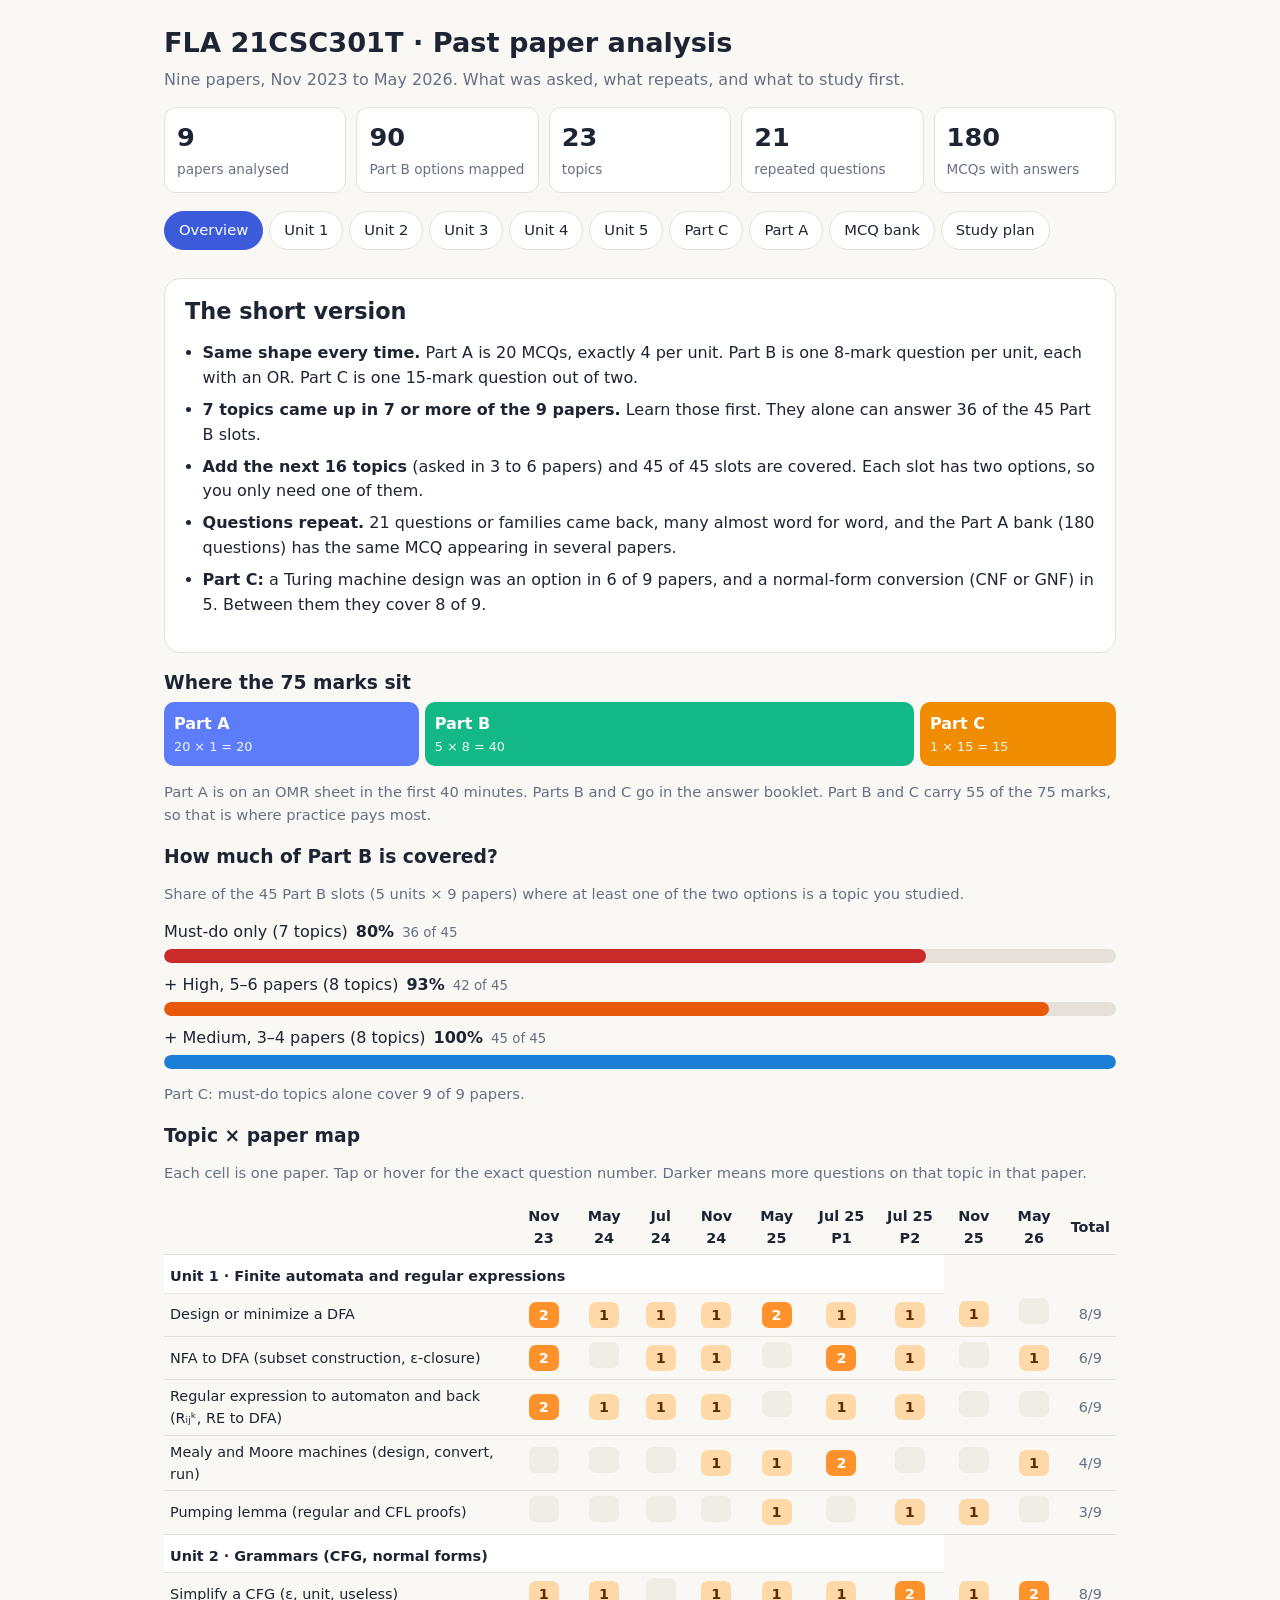
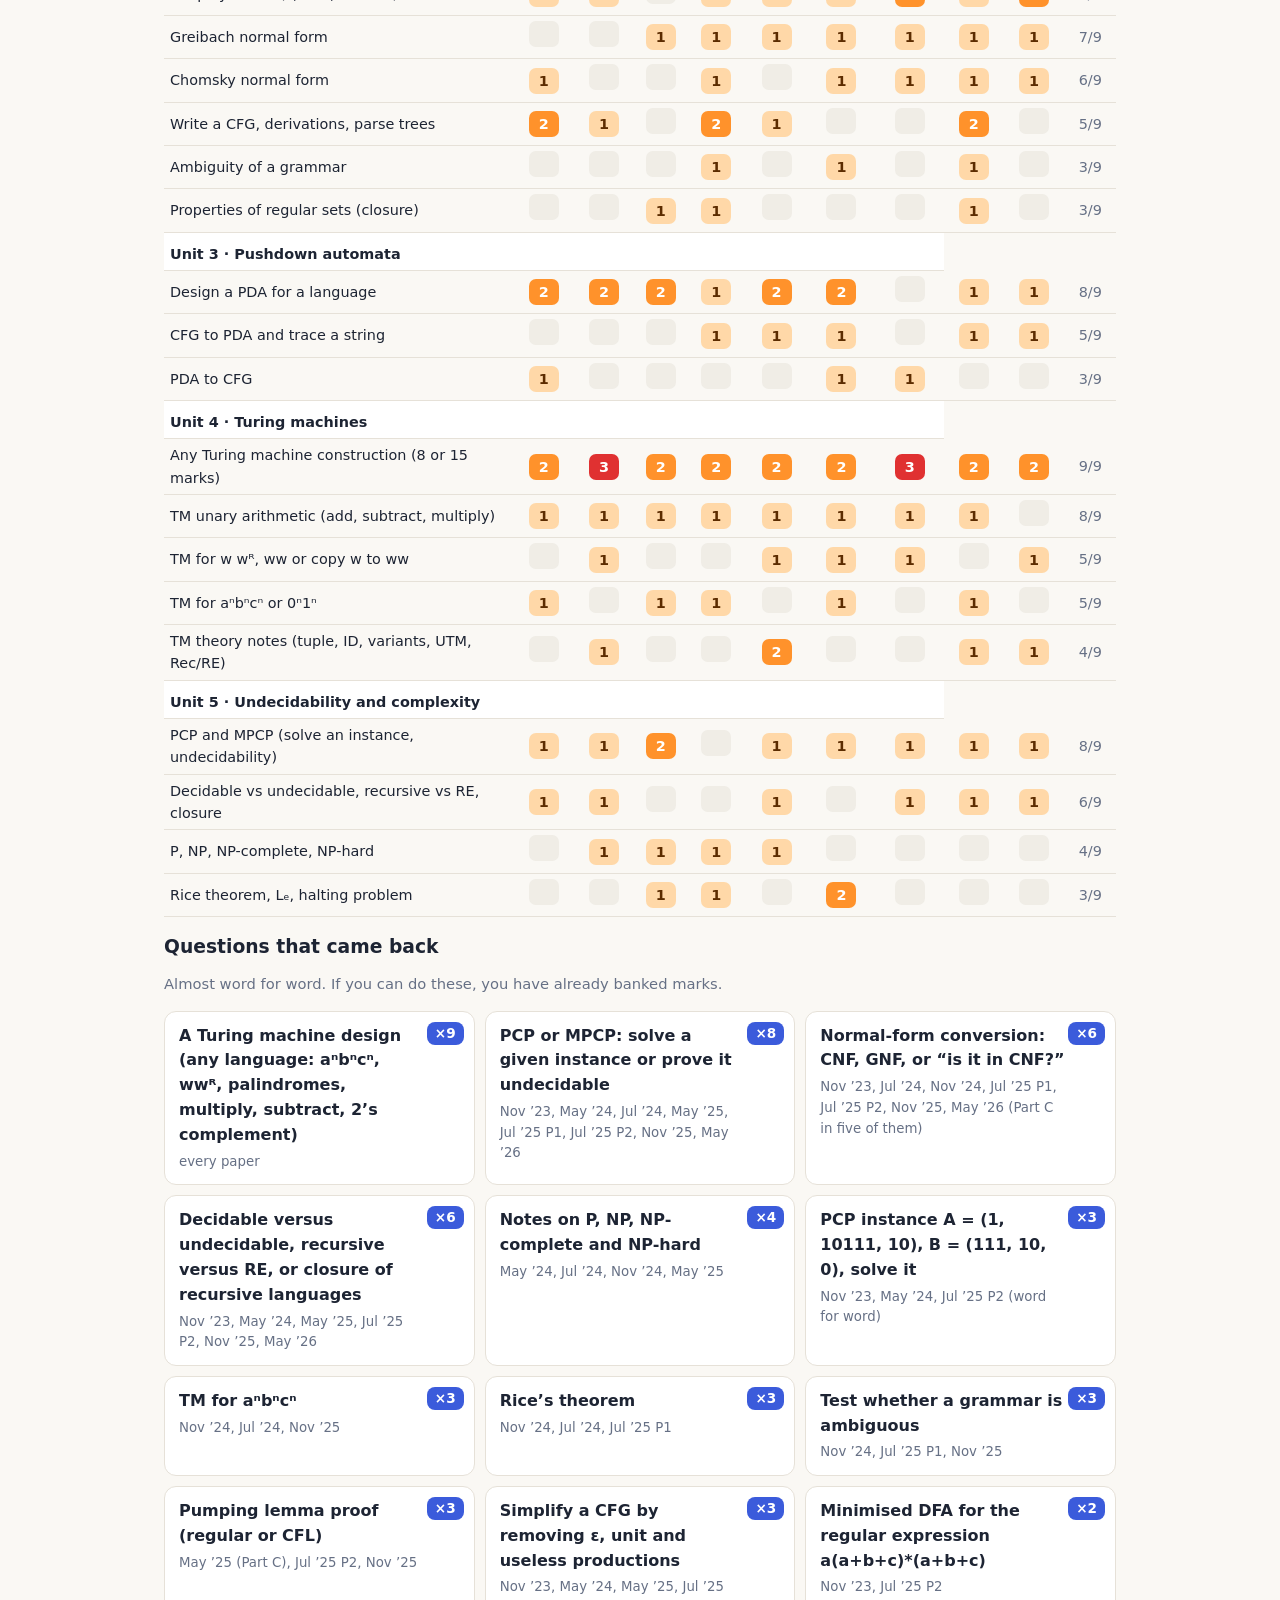
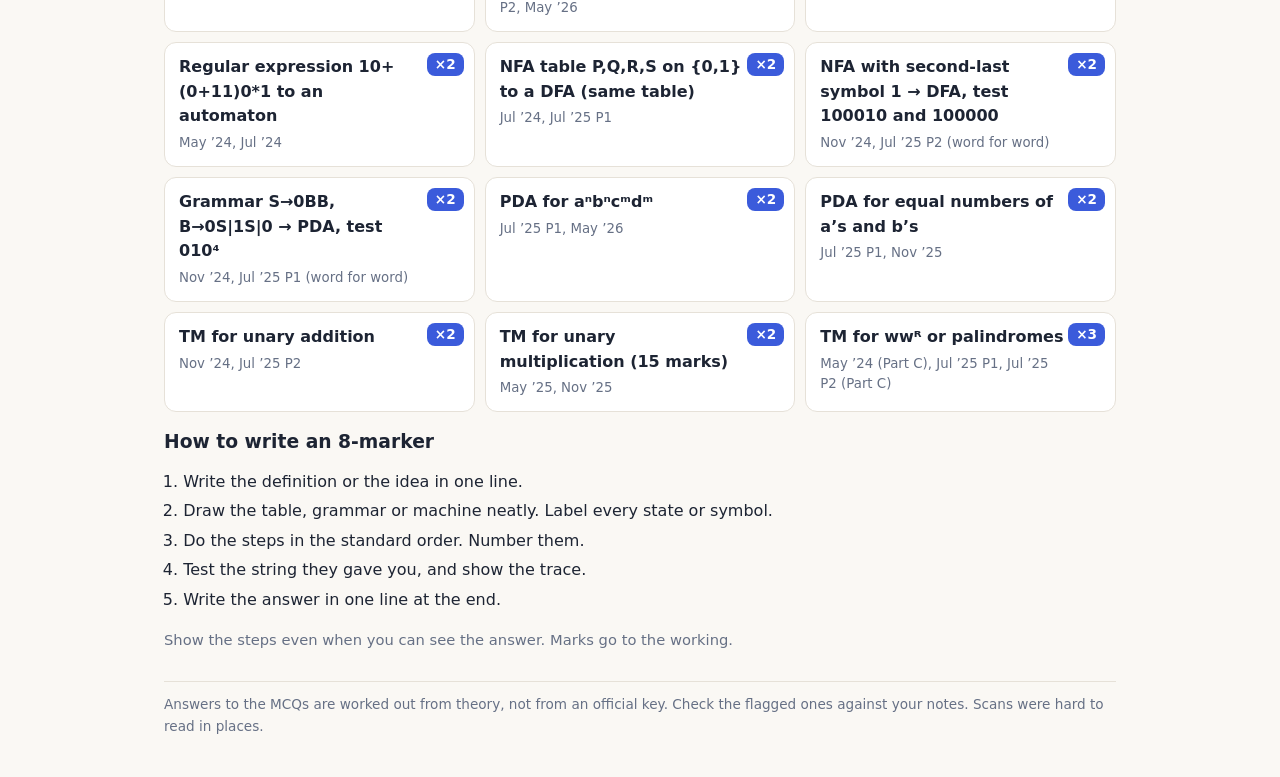
<file: pyq-analysis/index.html>
<!DOCTYPE html>
<html lang="en"><head><meta charset="utf-8"><meta name="viewport" content="width=device-width,initial-scale=1">
<title>FLA 21CSC301T · Past paper analysis and study plan</title><style>:root{--bg:#faf8f4;--card:#fff;--ink:#1d2433;--mut:#667085;--line:#e6e1d8;--acc:#3b5bdb;--must:#c92a2a;--high:#e8590c;--med:#1c7ed6;--bonus:#868e96;--ok:#2b8a3e;--bad:#c92a2a}
@media(prefers-color-scheme:dark){:root{--bg:#14171f;--card:#1c212c;--ink:#e8ebf2;--mut:#9aa3b5;--line:#2a3140;--acc:#7c93ff;--must:#ff6b6b;--high:#ffa94d;--med:#74c0fc;--bonus:#adb5bd;--ok:#69db7c;--bad:#ff8787}}
*{box-sizing:border-box}body{margin:0;background:var(--bg);color:var(--ink);font:16px/1.55 system-ui,-apple-system,"Segoe UI",Roboto,sans-serif}
a{color:var(--acc)}h1,h2,h3,h5{line-height:1.25;margin:0 0 .5rem}
#app{max-width:980px;margin:0 auto;padding:0 14px 40px}
.top{padding:26px 0 8px}.top h1{font-size:1.7rem}.top p{color:var(--mut);margin:.2rem 0 14px}
.stats{display:grid;grid-template-columns:repeat(auto-fit,minmax(130px,1fr));gap:10px}.stat{background:var(--card);border:1px solid var(--line);border-radius:12px;padding:10px 12px}.stat b{font-size:1.6rem;display:block}.stat span{color:var(--mut);font-size:.85rem}
.tabs{position:sticky;top:0;z-index:5;display:flex;gap:6px;overflow-x:auto;padding:10px 0;background:var(--bg);scrollbar-width:none}.tabs a{white-space:nowrap;padding:7px 14px;border-radius:999px;border:1px solid var(--line);background:var(--card);color:var(--ink);text-decoration:none;font-size:.92rem}.tabs a.on{background:var(--acc);border-color:var(--acc);color:#fff}
section{margin:18px 0}.hero{background:var(--card);border:1px solid var(--line);border-radius:16px;padding:18px 20px}.hero h2{font-size:1.4rem}
.big{padding-left:1.1rem}.big li{margin:.45rem 0}.lead{font-size:1.02rem}.muted{color:var(--mut);font-size:.92rem}
.marks{display:flex;gap:6px;height:64px}.m{border-radius:10px;padding:8px 10px;color:#fff;display:flex;flex-direction:column;justify-content:center;min-width:0}.m span{font-size:.8rem;opacity:.92}.m.a{background:#5c7cfa}.m.b{background:#12b886}.m.c{background:#f08c00}
.cov{margin:10px 0}.cl{display:flex;gap:8px;align-items:baseline;flex-wrap:wrap}.cl small{color:var(--mut)}.bar{height:14px;background:var(--line);border-radius:8px;overflow:hidden;margin-top:4px}.fill{height:100%;border-radius:8px;transition:width .5s}.c1{background:var(--must)}.c2{background:var(--high)}.c3{background:var(--med)}
.hmwrap{overflow-x:auto}.hm,.slots{border-collapse:collapse;width:100%;font-size:.9rem}.hm th,.hm td,.slots th,.slots td{padding:5px 6px;border-bottom:1px solid var(--line);text-align:center}.hm th:first-child,.slots th,.slots td{text-align:left}.hm .tn{text-align:left;min-width:190px}.hm .tn a{color:var(--ink);text-decoration:none}.hm .uh td{background:var(--card);font-weight:600;text-align:left;padding-top:10px}.tot{color:var(--mut)}
.hc{display:inline-block;min-width:30px;height:26px;line-height:26px;border-radius:7px;background:var(--line);font-weight:600;cursor:default}.hc.l1{background:#ffd8a8;color:#5c2c00}.hc.l2{background:#ff922b;color:#fff}.hc.l3{background:#e03131;color:#fff}.hc.l0{opacity:.5}
@media(prefers-color-scheme:dark){.hc.l1{background:#7a4a1a;color:#ffe8cc}}
.grid2{display:grid;grid-template-columns:repeat(auto-fit,minmax(260px,1fr));gap:10px}.card{background:var(--card);border:1px solid var(--line);border-radius:12px;padding:12px 14px;position:relative}.card small{display:block;color:var(--mut);margin-top:4px}.rep{padding-right:50px}.x{position:absolute;right:10px;top:10px;background:var(--acc);color:#fff;border-radius:8px;padding:1px 8px;font-weight:700;font-size:.85rem}
.steps{padding-left:1.2rem}.steps li{margin:.3rem 0}.trap{padding-left:1.1rem}.trap li{margin:.3rem 0}
.chip{display:inline-block;padding:2px 9px;border-radius:999px;font-size:.75rem;font-weight:700;color:#fff}.chip.must{background:var(--must)}.chip.high{background:var(--high)}.chip.med{background:var(--med)}.chip.bonus{background:var(--bonus)}.legend{display:flex;gap:6px;flex-wrap:wrap;margin:10px 0}
.topic{background:var(--card);border:1px solid var(--line);border-radius:12px;margin:8px 0;border-left:5px solid var(--bonus)}.topic.must{border-left-color:var(--must)}.topic.high{border-left-color:var(--high)}.topic.med{border-left-color:var(--med)}
.topic summary{cursor:pointer;display:flex;align-items:center;gap:10px;padding:12px 14px;list-style:none;flex-wrap:wrap}.topic summary::-webkit-details-marker{display:none}.tt{flex:1;font-weight:600;min-width:200px}.cnt{color:var(--mut);font-size:.85rem}
.dots{display:inline-flex;gap:4px}.dots i{width:10px;height:10px;border-radius:50%;background:var(--line)}.dots i.on{background:var(--acc)}
.tb{padding:0 16px 14px}.tipline{margin:0 0 8px}.tb h5{margin:12px 0 4px;color:var(--mut);text-transform:uppercase;font-size:.75rem;letter-spacing:.05em}
.asked{list-style:none;padding:0;margin:0;display:grid;grid-template-columns:repeat(auto-fit,minmax(170px,1fr));gap:6px}.asked li{display:flex;justify-content:space-between;gap:8px;border:1px solid var(--line);border-radius:8px;padding:5px 9px;font-size:.88rem}.asked li.n{opacity:.5}
.pill{display:inline-block;background:var(--line);border-radius:999px;padding:2px 10px;font-size:.8rem;margin:2px 2px 2px 0}.pill.must{background:#ffe3e3;color:#a61e1e}.pill.high{background:#ffe8cc;color:#9c3d00}.pill.med{background:#d0ebff;color:#1864ab}.pill.bonus{background:#e9ecef;color:#495057}.pill.u{background:#e5dbff;color:#5f3dc4}.pill.flag{background:#fff3bf;color:#7a5b00}
@media(prefers-color-scheme:dark){.pill.must,.pill.high,.pill.med,.pill.bonus,.pill.u,.pill.flag{background:#2a3140;color:var(--ink)}}
.filters{display:flex;flex-wrap:wrap;gap:8px;align-items:center;margin:12px 0}.filters select,.filters input[type=search]{padding:7px 10px;border-radius:8px;border:1px solid var(--line);background:var(--card);color:var(--ink);font:inherit}.filters label{font-size:.9rem;display:flex;gap:4px;align-items:center}
.mq{background:var(--card);border:1px solid var(--line);border-radius:12px;padding:12px 14px;margin:10px 0}.mh{display:flex;gap:6px;align-items:center;flex-wrap:wrap}.star{margin-left:auto;background:none;border:0;font-size:1.3rem;cursor:pointer;color:var(--mut)}.star.on{color:#f59f00}
.qt{margin:.5rem 0;font-weight:600}.opts{list-style:none;padding:0;margin:0 0 8px}.opts li{padding:7px 10px;border:1px solid var(--line);border-radius:8px;margin:4px 0;cursor:pointer}.opts li b{display:inline-block;width:1.4em;color:var(--mut)}.opts li.right{border-color:var(--ok);background:rgba(43,138,62,.12)}.opts li.miss{border-color:var(--bad);background:rgba(201,42,42,.1)}
.rev{background:var(--acc);color:#fff;border:0;border-radius:8px;padding:6px 12px;cursor:pointer;font:inherit}.ans{margin-top:8px;padding:8px 10px;border-radius:8px;background:rgba(43,138,62,.1)}
.task{display:flex;gap:10px;align-items:flex-start;background:var(--card);border:1px solid var(--line);border-radius:10px;padding:10px 12px;margin:6px 0;cursor:pointer}.task small{display:block;color:var(--mut)}.task.done{opacity:.6}.task.done span{text-decoration:line-through}.task input{margin-top:5px;width:18px;height:18px}
#tip{position:absolute;display:none;z-index:50;background:#111827;color:#fff;border-radius:8px;padding:6px 10px;font-size:.82rem;max-width:260px;pointer-events:none}
footer{color:var(--mut);font-size:.85rem;margin-top:30px;border-top:1px solid var(--line);padding-top:12px}
[hidden]{display:none!important}

.qx{margin-bottom:6px;line-height:1.45}.slots th[scope=row]{white-space:nowrap;font-weight:600;vertical-align:top}.slots td{min-width:230px;vertical-align:top}
.note{background:rgba(59,91,219,.1);border-radius:8px;padding:9px 12px;margin:8px 0}
.asked{grid-template-columns:1fr!important}.asked li{display:flex;gap:12px;align-items:flex-start;justify-content:flex-start!important}.asked .ap{min-width:68px;font-weight:600;color:var(--mut)}.asked li.n{opacity:.5}
.tg{display:inline-block;font-size:11px;font-weight:700;border:1px solid var(--line);border-radius:6px;padding:0 6px;margin-right:4px;color:var(--mut)}
.ex{background:rgba(43,138,62,.1);border-left:3px solid var(--ok);padding:8px 12px;border-radius:6px;margin:0}
#tip{max-width:360px}
</style></head>
<body><div id="app"></div><script>
const D={"papers":[{"id":"N24","short":"Nov 24","long":"Nov 2024"},{"id":"M25","short":"May 25","long":"May 2025"},{"id":"J1","short":"Jul 25 P1","long":"Jul 2025 (6-page paper)"},{"id":"J2","short":"Jul 25 P2","long":"Jul 2025 Paper 2"},{"id":"N25","short":"Nov 25","long":"Nov/Dec 2025"},{"id":"M26","short":"May 26","long":"May 2026"}],"units":{"1":"Unit 1 · Finite automata and regular expressions","2":"Unit 2 · Regular sets and context-free grammars","3":"Unit 3 · Pushdown automata","4":"Unit 4 · Turing machines","5":"Unit 5 · Complexity and undecidability"},"topics":[{"unit":1,"name":"NFA to DFA (subset construction, ε-closure)","hits":["21a",null,"21a·21b","21b",null,"21b"],"effort":1,"tool":"fa","tip":"Mechanical. Same table every time. The \"second-last symbol is 1\" NFA came up twice.","count":4,"tier":2},{"unit":1,"name":"Mealy and Moore machines (design, convert, run)","hits":["21b","21b","21a·21b",null,null,"21a"],"effort":1,"tool":"fa","tip":"Know Mealy to Moore (state, output) pairs and Moore to Mealy.","count":4,"tier":2},{"unit":1,"name":"Design or minimize a DFA","hits":["26¹⁵","21a·26¹⁵","22a","21a","21a",null],"effort":2,"tool":"fa","tip":"Table-filling for minimization; design from the language, then test strings.","count":5,"tier":1},{"unit":1,"name":"Regular expression to automaton and back (Rᵢⱼᵏ, RE to DFA)","hits":["26¹⁵",null,"27¹⁵","21a",null,null],"effort":2,"tool":"fa","tip":"Appears inside 15-mark questions. Practise one Rᵢⱼᵏ and one state elimination.","count":3,"tier":2},{"unit":1,"name":"Pumping lemma (regular and CFL proofs)","hits":[null,"26¹⁵",null,"23b","21b",null],"effort":2,"tool":"undec","tip":"Fixed proof template: pick w, split, pump, contradiction.","count":3,"tier":2},{"unit":2,"name":"Simplify a CFG (ε, unit, useless)","hits":["27¹⁵","22a","27¹⁵","22a·26¹⁵","26¹⁵","22a·22b"],"effort":1,"tool":"gram","tip":"In every paper. It is also step 1 of CNF and GNF.","count":6,"tier":1},{"unit":2,"name":"Chomsky normal form","hits":["27¹⁵",null,"27¹⁵","26¹⁵","26¹⁵","22a"],"effort":2,"tool":"gram","tip":"Five papers. Usually the 15-mark option.","count":5,"tier":1},{"unit":2,"name":"Greibach normal form","hits":["27¹⁵","22b","22b","22b","26¹⁵","26¹⁵"],"effort":3,"tool":"gram","tip":"In every paper, three times as an 8-marker and three as the 15-marker. The single best topic to master.","count":6,"tier":1},{"unit":2,"name":"Ambiguity of a grammar","hits":["22a",null,"22b",null,"22b",null],"effort":1,"tool":"gram","tip":"Show one string with two leftmost derivations or two parse trees.","count":3,"tier":2},{"unit":2,"name":"Write a CFG, derivations, parse trees","hits":["22b·27¹⁵","23b",null,null,"22a·26¹⁵",null],"effort":2,"tool":"gram","tip":"Leftmost derivation for a given string, then the parse tree.","count":3,"tier":2},{"unit":2,"name":"Properties of regular sets (closure)","hits":["22a",null,null,null,"22b",null],"effort":1,"tool":"plan","tip":"Union, concatenation, Kleene star, complement, intersection, reversal, each with one example.","count":2,"tier":3},{"unit":3,"name":"Design a PDA for a language","hits":["23a","23a·23b","23a·23b",null,"23a","23b"],"effort":2,"tool":"pda","tip":"Equal a and b, aⁿbⁿcᵐdᵐ, a^(m+n)bᵐcⁿ. Give the δ table and trace one string.","count":5,"tier":1},{"unit":3,"name":"CFG to PDA and trace a string","hits":["23b","23b","23a",null,"23b","23a"],"effort":1,"tool":"pda","tip":"Two moves only: expand a variable, match a terminal. The same grammar (010⁴) was asked twice.","count":5,"tier":1},{"unit":3,"name":"PDA to CFG","hits":[null,null,"23b","23a",null,null],"effort":3,"tool":"pda","tip":"Triple construction [p X q]. Lower priority.","count":2,"tier":3},{"unit":4,"name":"Any Turing machine construction (8 or 15 marks)","hits":["24a·24b","24a·27¹⁵","24a·24b","24a·24b·27¹⁵","24b·27¹⁵","24b·27¹⁵"],"effort":3,"tool":"tm","tip":"Every paper has a TM design option in Unit 4, and four of six also put one in Part C.","count":6,"tier":1},{"unit":4,"name":"TM unary arithmetic (add, subtract, multiply)","hits":["24b","27¹⁵","24a","24b","27¹⁵",null],"effort":2,"tool":"tm","tip":"Addition is the easy 8-marker. Multiplication shows up as the 15-marker.","count":5,"tier":1},{"unit":4,"name":"TM for w wᴿ, ww or copy w to ww","hits":[null,"24a","24b","27¹⁵",null,"27¹⁵"],"effort":3,"tool":"tm","tip":"Cross-off method. Draw the transition diagram and show a trace.","count":4,"tier":2},{"unit":4,"name":"TM for aⁿbⁿcⁿ or 0ⁿ1ⁿ","hits":["24a",null,"24a",null,"24b",null],"effort":2,"tool":"tm","tip":"Mark X, Y, Z. Trace aabbcc or aaabbbccc.","count":3,"tier":2},{"unit":4,"name":"TM theory notes (tuple, ID, variants, UTM, Rec/RE)","hits":[null,"24a·24b",null,null,"24a","24a"],"effort":1,"tool":"undec","tip":"Multitape, multihead, nondeterministic, universal TM. Learn a half-page each.","count":3,"tier":2},{"unit":5,"name":"PCP and MPCP (solve an instance, undecidability)","hits":[null,"25a","26¹⁵","25a","25b","25b"],"effort":1,"tool":"undec","tip":"Five papers. Solve by trying a start tile and tracking the overhang.","count":5,"tier":1},{"unit":5,"name":"Decidable vs undecidable, recursive vs RE, closure","hits":[null,"25b",null,"25b","25a","25a"],"effort":1,"tool":"undec","tip":"Definitions, examples, and closure under complement.","count":4,"tier":2},{"unit":5,"name":"Rice theorem, Lₑ, halting problem","hits":["25b",null,"25a·25b",null,null,null],"effort":2,"tool":"undec","tip":"Statement plus proof by reduction from the acceptance problem.","count":2,"tier":3},{"unit":5,"name":"P, NP, NP-complete, NP-hard","hits":["25a","25a",null,null,null,null],"effort":1,"tool":"undec","tip":"Definitions, Venn picture, SAT and Cook–Levin. Also feeds Part A.","count":2,"tier":3}],"templates":[{"name":"NFA to DFA (8 marks)","steps":["Write the NFA transition table, with final states marked.","If there are ε-moves, list the ε-closure of every state first.","Start state of the DFA is the ε-closure of q0.","For each new subset and each symbol, take the union of moves, then its closure. Add any new subset to the table.","A subset is final if it holds a final NFA state. Keep ∅ as a dead state if it appears.","Rename the subsets, draw the DFA, and test the strings from the question on both machines."]},{"name":"Mealy and Moore (8 marks)","steps":["State the difference in one line: Mealy output is on the transition, Moore output is on the state, and Moore output is one symbol longer.","Moore to Mealy: output of a transition is the output of its target state.","Mealy to Moore: split each state q into (q, o), one copy per output that arrives at q.","Add a start state with a chosen initial output if the start state has incoming edges with different outputs.","Run one input through both machines to show they agree."]},{"name":"Minimize a DFA (8 marks)","steps":["Remove states unreachable from the start.","List all pairs. Mark every (final, non-final) pair in round 0.","Repeat: mark (p, q) if some symbol takes them to a marked pair.","Unmarked pairs are equivalent. Merge them into classes.","Draw the minimized DFA and compare the state count."]},{"name":"Simplify, CNF (8 or 15 marks)","steps":["ε-productions: find nullable variables, add every version of each rule with them dropped, delete A→ε.","Unit productions: for each unit pair (A, B) copy B’s non-unit rules to A, delete A→B.","Useless symbols: delete non-generating variables, then unreachable ones.","CNF: replace terminals inside longer rules by new variables Cₐ → a.","CNF: break rules longer than two symbols with new variables D₁, D₂, …","Show the final grammar and confirm every rule is A→BC or A→a."]},{"name":"Greibach normal form (8 or 15 marks)","steps":["Simplify first (no ε, no unit rules, no useless symbols). Going through CNF first is allowed and usually safer.","Number the variables A₁ … Aₘ.","For i = 1 to m: substitute any rule Aᵢ → Aⱼγ with j < i, then remove left recursion Aᵢ → Aᵢα by adding Zᵢ.","After this pass every rule starts with a terminal or a higher-numbered variable.","Back-substitute from Aₘ up to A₁, then substitute into the Zᵢ rules.","Replace terminals that are not first by variables Cₐ → a. State the final grammar."]},{"name":"PDA design (8 marks)","steps":["Say the idea in two lines: what you push, what you pop, when you switch phase.","Give the 7-tuple, then the δ table (one line per move).","State the acceptance mode (final state or empty stack) and stick to it.","Trace one accepted string with instantaneous descriptions (q, input left, stack).","Trace one rejected string and say why it fails."]},{"name":"CFG to PDA (8 marks)","steps":["Use one working state. Push S above Z₀ to start.","For each rule A → α add δ(q, ε, A) = (q, α).","For each terminal a add δ(q, a, a) = (q, ε).","Add δ(q, ε, Z₀) = (qf, Z₀) to accept.","Trace the given string, choosing the rule that matches the next input symbol at each step."]},{"name":"Turing machine (8 or 15 marks)","steps":["Write the idea as 3 to 5 plain sentences (mark, scan right, return, repeat, verify).","List the tape alphabet and what each marker means.","Give the transition table or diagram.","Trace the sample string from the question step by step with instantaneous descriptions.","State when the machine accepts and what it does on a wrong string."]},{"name":"PCP instance (8 marks)","steps":["Write the tiles as a table (top over bottom).","Pick a first tile whose top and bottom agree as prefixes.","Track the overhang after each tile. Extend only with tiles that keep the two strings consistent.","Stop when the overhang is empty and give the index sequence with both strings written out.","If every tile has a longer top than bottom (or the reverse), say that no sequence can ever balance them.","Close with one line: PCP is undecidable in general, so no algorithm decides every instance."]}],"repeats":[{"what":"NFA where the second-last symbol is 1, convert to DFA, test 100010 and 100000","where":"Nov 2024 Q21a and Jul 2025 P2 Q21b (word for word)"},{"what":"Grammar S→0BB, B→0S|1S|0 converted to a PDA, test 010⁴","where":"Nov 2024 Q23b and Jul 2025 P1 Q23a(ii)"},{"what":"PDA for aⁿbⁿcᵐdᵐ","where":"Jul 2025 P1 Q23b and May 2026 Q23b"},{"what":"NPDA for an equal number of a and b","where":"Jul 2025 P1 Q23a(i) and Nov 2025 Q23a (trace baab)"},{"what":"TM for aⁿbⁿcⁿ","where":"Nov 2024 Q24a and Nov 2025 Q24b"},{"what":"TM unary addition","where":"Nov 2024 Q24b and Jul 2025 P2 Q24b"},{"what":"TM for unary multiplication (15 marks)","where":"May 2025 Q27 and Nov 2025 Q27"},{"what":"TM for w wᴿ","where":"Jul 2025 P1 Q24b and Jul 2025 P2 Q27"},{"what":"Rice theorem","where":"Nov 2024 Q25b and Jul 2025 P1 Q25a"},{"what":"CFG S→aS|bS|a|b equals (a+b)(a+b)*","where":"Jul 2025 P1 Q9 and May 2026 Q6 (MCQ)"},{"what":"Z₀ is the initial stack symbol","where":"Nov 2024 Q12, May 2025 Q9, May 2026 Q12 (MCQ)"}],"watch":["Nov 2024 Q23a(ii) asks for a PDA for aⁿbⁿc²ⁿ as printed. That language is not context-free (three counts tied together), so no PDA exists. Skip that option, or say so and prove it with the CFL pumping lemma.","Jul 2025 P1 Q12 lists two languages that PDAs cannot accept (aⁿbᵐcⁿdᵐ and aⁿbⁿcⁿ). Both are non-CFL, so the question has two correct answers. Do not lose time on it.","May 2026 Q25b (M = ab, bab, bbaaa; N = a, ba, bab) has no PCP solution because every top string is longer than its bottom string. Say that one sentence and you have the answer.","Several scans were hard to read. The PCP lists for Nov 2025 and the CFG in Jul 2025 P1 Q22b(i) are my best reading, so check them against your paper before trusting the sample answers."],"slots":[{"unit":1,"title":"Q21 · Finite automata (8 marks)","cover":["NFA to DFA","Mealy / Moore","Design or minimize a DFA"],"why":"In all six papers at least one of the two options is one of these three. Nov 2025 is covered only by the DFA design option (the other was a pumping-lemma proof)."},{"unit":2,"title":"Q22 · Grammars (8 marks)","cover":["Greibach normal form","Simplify + CNF","Ambiguity"],"why":"Four papers offered GNF, CNF or simplification here. Nov 2024 and Nov 2025 did not, and both offered ambiguity instead."},{"unit":3,"title":"Q23 · Pushdown automata (8 marks)","cover":["Design a PDA","CFG to PDA","PDA to CFG"],"why":"Jul 2025 P2 is the only paper without a design or CFG→PDA option, and it asked PDA→CFG."},{"unit":4,"title":"Q24 · Turing machines (8 marks)","cover":["aⁿbⁿcⁿ / 0ⁿ1ⁿ","Unary add / subtract","ww / wwᴿ","TM variants notes"],"why":"Short notes on TM variants, the universal TM or recursive/RE languages replaced one option in three papers (May 2025, Nov 2025, May 2026), so a half page of notes is cheap insurance next to the designs."},{"unit":5,"title":"Q25 · Undecidability (8 marks)","cover":["PCP / MPCP","Rice + Lₑ","Decidable vs undecidable"],"why":"PCP appears in five papers. Nov 2024 is the exception, and it asked Rice and P/NP."},{"unit":0,"title":"Q26 / Q27 · Part C (15 marks, pick one)","cover":["CNF then GNF","A TM design (multiply, copy, ww)","DFA to RE + pumping lemma"],"why":"A normal-form conversion was one of the two choices in five papers, and a TM design in four. Between them every paper is covered."}],"facts":{"closure":{"cols":["Union","Concat.","Star","Intersection","Complement"],"rows":[["Regular",1,1,1,1,1],["Context free",1,1,1,0,0],["Recursive",1,1,1,1,1],["Recursively enumerable",1,1,1,1,0]]},"hierarchy":[["Type 3","Regular grammar","Finite automaton"],["Type 2","Context-free grammar","Pushdown automaton"],["Type 1","Context-sensitive grammar","Linear bounded automaton"],["Type 0","Unrestricted grammar","Turing machine"]],"oneLiners":[["Z₀","initial (bottom) stack symbol"],["TM halting states","accept and reject"],["MPCP","the sequence must start with tile 1"],["UTM","simulates any TM given its description and input"],["NTM vs DTM","same power"],["NPDA vs DPDA","NPDA is more powerful"],["NFA vs ε-NFA vs DFA","same power"],["SAT","NP-complete"],["L and L̄ both RE","L is recursive"],["CNF rule shape","A → BC or A → a"],["GNF rule shape","A → aα, α a string of variables"],["Pumping lemma regular","proves a language is NOT regular"]]}}
;
// Part A bank. Row = [question, options, answerIndex, reason, flag?]. Q number = position (1..20). Unit = ceil(q/4).
// flag: 'check' = scan or wording unclear / more than one defensible answer; 'diagram' = needs a figure not reproduced here.
const MCQ_RAW = {
N24: [
["S1: {0²ⁿ, n≥1} and S2: {0ᵐ1ⁿ0ᵠ, m,n,q≥1}. Which is correct?",["Only S1 is regular","Only S2 is regular","Both S1 and S2 are regular","Neither is regular"],2,"0²ⁿ is (00)⁺. S2 is 0⁺1⁺0⁺ because m, n, q are independent. Both have regular expressions."],
["The important mechanism of a finite automaton is",["Generation of sentences","Recognition of languages","Grammar generation","Checking numerical values"],1,"An FA reads a string and says accept or reject. That is recognition."],
["With 3 states, Rᵢⱼᵏ values are calculated. Find the count for R₃₃(3).",["28","27","18","9"],1,"There are n³ = 27 values Rᵢⱼᵏ for 3 states. The wording is odd, so treat 27 as the likely key.","check"],
["The transition function of a DFA takes a state and an input symbol and returns a",["Input symbol","State","Output","Value"],1,"δ : Q × Σ → Q. The result is one state."],
["The language accepted by a pushdown automaton is described as",["Context free","Regular","Recursive","Context aware"],0,"PDA accepts exactly the context-free languages."],
["The class of context-free languages is NOT closed under",["Concatenation","Intersection","Union","Minus"],1,"CFLs are closed under union, concatenation, star. Not under intersection or complement. (Minus also fails, but intersection is the textbook answer.)","check"],
["A = {a,b}, L = A*, X = {aⁿbⁿ⁺², n>0}. Then L ∪ X and X are respectively",["Regular, Regular","Not regular, Not regular","Not regular, Regular","Regular, Not regular"],3,"X is inside A*, so L ∪ X = A*, which is regular. X itself needs counting, so it is not regular."],
["Match: 1) Type 0  2) Type 1  3) Type 2  4) Type 3 with i) Regular  ii) Context sensitive  iii) Unrestricted  iv) Context free",["1-iii, 2-ii, 3-iv, 4-i","1-iv, 2-iii, 3-ii, 4-i","1-i, 2-ii, 3-iii, 4-iv","1-ii, 2-iii, 3-iv, 4-i"],0,"Type 0 unrestricted, Type 1 context sensitive, Type 2 context free, Type 3 regular."],
["An automaton with a stack as auxiliary storage is a",["Finite automaton","Pushdown automaton","Deterministic automaton","Linear bound automaton"],1,"Stack on top of a finite control is the definition of a PDA."],
["The most suitable data structure to represent derivations in parsing is a",["Queue","Linked list","Tree","Hash table"],2,"A derivation (parse) tree."],
["A string is accepted by a PDA",["Only when the stack is empty","Only when it reaches an acceptance state","When both the stack is empty and an acceptance state is reached","When it reaches the initial state"],1,"A PDA can accept by final state or by empty stack, so every 'only' option is shaky. B is the usual key.","check"],
["In PDA notation the symbol Z₀ represents the",["An element of state","Initial stack symbol","Final state","Top stack alphabet"],1,"Z₀ is the bottom-of-stack marker the PDA starts with."],
["The number of internal states of a Universal Turing Machine should be at least",["1","2","3","4"],1,"No clean textbook answer for this one. Skip it if you are short of time.","check"],
["A Turing machine operates over",["Infinite memory tape","Finite memory tape","No memory tape","Queue memory"],0,"The tape is unbounded in one or both directions."],
["Which is NOT done by a Turing machine after reading a symbol?",["Writes the symbol","Moves the tape one cell left or right","Proceeds with the next instruction or halts","Jumps n cells at a time"],3,"A TM moves one cell per step. No jumping."],
["The halting states of a Turing machine are",["Start and stop","Accept and reject","Start and reject","Reject and allow"],1,"qaccept and qreject."],
["If a problem has an algorithm to answer it, we call it",["Decidable","Solved","Recognizable","Algorithmic"],0,"Decidable means some algorithm (a TM that always halts) answers it."],
["How many stages are involved in a non-deterministic algorithm?",["3","1","2","5"],2,"Two: guessing, then verifying."],
["CNF-Satisfiability belongs to",["NP class","P class","NP-Complete","NP-Hard"],2,"SAT (and CNF-SAT) is the first NP-complete problem. It is also in NP, but NP-complete is the sharper answer."],
["The choice of the polynomial class has led to the development of an extensive theory called",["Computational complexity","Time complexity","Problem complexity","Decision complexity"],0,"Computational complexity theory."]
],
M25: [
["Which pair of regular expressions is NOT equivalent?",["1(01)* and (10)*1","x(xx)* and (xx)*x","(ab)* and a*b*","x+ and x*x+"],2,"(ab)* gives abab. a*b* cannot give abab."],
["Minimum states in a DFA (with the dead state) to check that the 3rd bit is 1, for |n| ≥ 3 over {0,1}",["3","4","5","1"],2,"q0, q1, q2, one accepting state after a 1 on the 3rd bit, and a dead state after a 0. That is 5."],
["The reverse of a DFA can be formed by",["Making the final state non-final","Making the final state the start state and the start state the final state","Using a PDA","None of the mentioned"],1,"Swap start and final (and reverse the arrows). The reversed machine may be an NFA."],
["The expressive power of NFA and ε-NFA is",["Different","Same","ε-NFA is more powerful","NFA is more powerful"],1,"All three (DFA, NFA, ε-NFA) accept exactly the regular languages."],
["The maximum number of steps machine M takes on any input of size N is",["Time complexity","Space complexity","Time space complexity","None"],0,"Worst-case steps as a function of N is time complexity."],
["If the steps needed are O(Nᵏ), the problem is said to be solved in",["Non-polynomial time","Polynomial time","Infinite time","None of the mentioned"],1,"Nᵏ for a constant k is polynomial."],
["Which symbols can the stack of a PDA contain?",["Variable","Terminal","Epsilon","Variable and Terminal"],3,"The stack alphabet Γ can hold variables and terminals. When a CFG is turned into a PDA, both go on the stack."],
["S→AB/CD, A→BG/0, B→AD/ε, C→CD/1, D→BB/E, E→AF/B1, F→EG/0C, G→AG/BD. Which statement is true?",["E is not nullable","G is not nullable","C is not nullable","B is not nullable"],0,"B→ε so B is nullable. Then D→BB, G→BD and A→BG are nullable. E (needs B1 or AF) and C (CD or 1) are not. So A and C are both true. Pick E, but the question has two correct options.","check"],
["The symbol Z₀ in a PDA definition denotes the",["Initial state","Initial stack alphabet","Variable","Stack content"],1,"The start symbol on the stack."],
["A pushdown machine represents",["Type 3 grammar","Type 2 grammar","Type 1 grammar","Type 0 grammar"],1,"PDA ⇔ context-free ⇔ Type 2."],
["Any language generated by an unrestricted grammar is",["Recursive","Context free","Regular","Context sensitive"],0,"Unrestricted grammars generate recursively enumerable languages. 'Recursive' is the nearest option offered, so it is the key.","check"],
["Grammar G: 1. S→AS  2. S→AAS  3. S→SA  4. A→aa. Which productions violate CNF?",["2, 4","1, 3","1, 2, 3, 4","2, 3, 4"],0,"CNF allows A→BC or A→a only. S→AAS has three symbols. A→aa has two terminals."],
["A string is accepted by a PDA when",["The stack is empty","It reaches an acceptance state","Both (A) and (B)","Rejected state"],1,"Final-state acceptance is the main definition. Empty-stack acceptance is the other mode, so the options are loose.","check"],
["Grammar S→aA, A→a, A→B, B→A, B→bb. The simplified grammar is",["S→aA, A→a | bb, B→a | bb","S→aA, A→a, B→bb","S→aA, A→a, B→a | bb","S→aA, A→B, B→A, B→b"],0,"Remove unit productions A→B and B→A: A and B both become a | bb. (B is then unreachable, so a full simplification drops it, but option A is the closest.)","check"],
["S→0A|1B, A→0AA|1S|1, B→1BB|0S|0. Which is TRUE?",["Grammar is not ambiguous","Grammar is ambiguous","Grammar does not generate 001110","Both B and C"],1,"This grammar generates strings with equal 0s and 1s, and has two derivations for strings like 0101. 001110 has three of each, so it is generated."],
["Recursively enumerable languages are closed under",["Union only","Intersection only","Both union and intersection","Neither"],2,"RE is closed under union and intersection, not complement."],
["Problems with no algorithm, whether or not a TM that fails to halt accepts them, are called",["Decidable","Undecidable","Computable","Finite"],1,"No algorithm = undecidable."],
["A Turing machine uses",["Binary representation","Ternary representation","Unary representation","Normal representation"],2,"Numbers on a TM tape are normally written in unary (strings of 1s)."],
["Which problem is NOT NP-hard?",["Hamiltonian circuit","0/1 Knapsack","Finding bi-connected components","Graph colouring"],2,"Bi-connected components can be found in linear time. It is in P."],
["If δ(q, a) = (p, y, R), then",["qabxcd ⊢ ypbxcd","qabxcd ⊢ ybpxcd","qabxcd ⊢ apybxcd","qabxcd ⊢ pybxcd"],0,"Write y over a, move right, and the state p now sits before b: y p b x c d."]
],
J1: [
["Statement 1: the initial state of an NFA is the initial state of the DFA. Statement 2: the final states of the DFA will be every combination of final states of the NFA.",["1 true, 2 true","1 true, 2 false","1 can be true, 2 true","1 false, 2 false"],1,"Start state is the same. A DFA subset is final if it contains at least one NFA final state, not 'every combination'."],
["ε-closure of q1 in the given transition graph is",["{q1}","{q0, q2}","{q1, q2}","{q0, q1, q2}"],2,"The graph is not in the scan. The closure always contains q1 itself. This answer is a best guess from the options.","diagram"],
["For the given DFA, if the input is 011100101, which edge is NOT traversed? (A−0→B, A−1→C, B−1→D, D−1→B, D−0→A, C−0→D)",["AB","C","CD","DA"],2,"Path: A,B,D,B,D,A,B,D,A,C. The input ends on C, so the edge C→D never gets used."],
["Find the output string for input 0010 in the Mealy machine (q1 start: 0→q3/0, 1→q2/0; q2: 0→q1/1, 1→q4/0; q3: 0→q2/1, 1→q1/1; q4: 0→q4/1, 1→q3/0).",["1000","0101","1010","1001"],1,"q1 −0/0→ q3 −0/1→ q2 −1/0→ q4 −0/1→ q4. Output 0101."],
["Which minimal DFA accepts the same language as the given DFA D?",["Option A in the figure (4 states: p, q, r, s)","Option B in the figure","Option C in the figure","Option D in the figure"],0,"D accepts a(a+b)* and ba(a+b)*. Merge the two accepting loops into one state, keep p, q and one dead state r. That is 4 states.","diagram"],
["(0+1)*0(0+1)*0(0+1)* describes the set of strings",["containing the substring 00","with at most two 0s","with at least two 0s","that begin and end with 0 or 1"],2,"Two 0s with anything around them. 'Substring 00' is wrong because the 0s need not be next to each other."],
["How many states are needed for the minimal DFA of the given DFA?",["2","3","4","5"],1,"Read from the figure: a≡b, the three accepting states merge, and f is dead. That gives {a,b}, {accepting}, {f} = 3.","diagram"],
["Converting CFG to CNF: S→ABa, A→aab, B→Ac. How many nonterminals are introduced for the terminals?",["2","3","4","1"],0,"The terminals a, b and c appear inside longer rules, so each needs a variable. The scan is hard to read, so check the count against your paper.","check"],
["The regular grammar S→aS | bS | a | b generates a language with regular expression",["a + b","(a + b)*","(a + b)*","(aa + bb)a*b*"],1,"The language is (a+b)(a+b)*, which is every non-empty string. The printed options look duplicated, so go with the closest.","check"],
["Which automaton takes a stack as storage?",["Finite automaton","Regular expression","Pushdown automaton","Turing machine"],2,"PDA."],
["Pushdown automata accept ______ languages.",["Type 3","Type 2","Type 1","Type 0"],1,"Context-free = Type 2."],
["Which language cannot be accepted by a PDA?",["aⁿbⁿ⁺ᵐcᵐ","aⁿbᵐcᵐdⁿ","aⁿbⁿcᵐdᵐ","aⁿbⁿcⁿ"],3,"aⁿbⁿcⁿ needs three linked counts and is not context-free. (If your paper's option B reads aⁿbᵐcⁿdᵐ, that one fails too.)","check"],
["L = {0ⁱ1²ⁱ | i ≥ 0} over {0,1,2} is",["Not recursive","Recursive and deterministic CFL","Regular","CFL but not deterministic CFL"],1,"Push two symbols per 0, pop one per 1. A DPDA does it."],
["L1 = {0ⁿ1ⁿ}, L2 = {wcwᴿ}, L3 = {wwᴿ}. Which are deterministic CFLs?",["Only L3","Only L1","Only L1 and L2","All three"],2,"wcwᴿ has a marker c, so a DPDA knows when to start popping. wwᴿ has no marker, so it needs guessing."],
["The halting states of a Turing machine are",["Start and stop","Accept and reject","Start and reject","Reject and allow"],1,"qaccept and qreject."],
["The language {aᵖ | p is prime}",["is regular but not context-free","is neither regular nor context-free but accepted by a TM","is not accepted by a TM","is context-free but not regular"],1,"Pumping lemmas rule out regular and CFL. A TM can test primality."],
["Which conversion is NOT possible algorithmically?",["Regular grammar to CFG","NPDA to DPDA","NFA to DFA","NTM to DTM"],1,"NPDA is strictly more powerful than DPDA. The other three always work."],
["Which is true?",["The complement of a recursive language is either recursive or RE","The complement of an RE language is RE","The complement of a recursive language is recursive","The complement of a CFL is context free"],2,"Recursive languages are closed under complement."],
["If L and L′ (its complement) are recursively enumerable, then L is",["Regular","Context free","Recursive","Context sensitive"],2,"L and complement both RE ⇒ L is recursive."],
["Which of the following problems is solvable?",["Whether a universal TM and some input will halt","Whether an arbitrary TM is a universal TM","Whether a universal TM can be written with fewer than k instructions","Writing a universal Turing machine"],3,"Building a UTM is a construction, not a decision problem. The other three are undecidable or not well-defined."]
],
J2: [
["L = {ab, aa, baa}. Which strings are in L*? 1) abaabaaabaa 2) aaaabaaaa 3) baaaaabaaaab 4) baaaaabaa",["1, 2 and 3","2, 3 and 4","1, 2 and 4","1, 3 and 4"],2,"1 = ab·aa·baa·ab·aa. 2 = aa·aa·baa·aa. 4 = baa·aa·ab·aa. String 3 cannot be split into pieces."],
["Minimum states in a DFA over {a,b} that accepts all strings with no two consecutive a's",["2","3","4","5"],1,"Last symbol was not a, last symbol was a, and a dead state after aa."],
["The set of all strings over {a,b} including ε is denoted by",["(a+b)*","(a+b)+","(a+b)","(a*b*)*"],0,"(a+b)* and (a*b*)* are both equal to Σ*. The first is the standard form. (If your paper lists both, ask the invigilator.)","check"],
["Finite State Machines can recognise",["any grammar","only CFG","any unambiguous grammar","only regular grammar"],3,"FA accepts regular languages only."],
["Which is a null production in a CFG?",["A→εA","A→BA","A→aBA","A→aA"],0,"A null production is A→ε. The first option is that rule, with a typo."],
["In a derivation tree the internal nodes represent",["Terminals","Non-terminals","Productions","Start symbols"],1,"Internal nodes are variables. Leaves are terminals."],
["In Greibach normal form each production has the form",["A→BCA","A→aBA","A→BaA","B→BBaaAA"],1,"A→aα: one terminal first, then variables."],
["To minimise a DFA, which method is typically used?",["Eliminate unit and null productions","Merge equivalent states","Convert to NFA and back to DFA","Convert the DFA to a CFG"],1,"Table filling or partition: merge equivalent states."],
["Which languages can be recognised by a pushdown automaton?",["Regular languages","Context-sensitive languages","Context-free languages","Recursively enumerable languages"],2,"PDA accepts context-free languages. (Regular is also true, but CFL is the full class.)"],
["Which component of a PDA is not present in a finite automaton?",["Input tape","Stack","State transition function","Acceptance condition"],1,"The stack."],
["Which PDA is equivalent to a context-free grammar?",["Deterministic PDA","Non-deterministic PDA","Finite automaton","Turing machine"],1,"NPDA ⇔ CFG. DPDA is weaker."],
["The pumping lemma for regular languages primarily helps prove",["a language is regular","a language is not regular","a language is context free","a language is finite"],1,"It can only show a language is not regular."],
["In the TM definition (Q, Σ, Γ, q₀, δ), Γ represents",["Tape alphabet","Input symbols","Transition function","Initial state"],0,"Γ is the tape alphabet."],
["An instantaneous description of a Turing machine consists of",["Present state and input to be processed","Present state and the entire input to be processed","Present input only","Present state only"],0,"A real ID is state + tape contents + head position. Of these options the first is the one the department keys, and the same wording came back in May 2026.","check"],
["If δ is not defined on the current state and tape symbol, the machine",["does not halt","halts","goes into a loop forever","does not go into a loop"],1,"Undefined move means the machine halts."],
["Halting states of a Turing machine are",["Start and Stop","Start and reject","Accept and Reject","Reject and allow"],2,"qaccept and qreject."],
["Which problem is known to be NP-complete?",["Travelling Salesman","Sorting","GCD of two numbers","Matrix multiplication"],0,"TSP (decision version). The other three are in P."],
["What is Modified PCP concerned with?",["Finding a solution for a given instance of PCP","Modifying the strings in PCP for a unique solution","Adding constraints to make PCP easier","Whether a matching sequence exists with specific constraints"],3,"MPCP forces the sequence to start with the first tile."],
["Which technique is often used to prove a problem is NP-complete?",["Turing reduction","Randomized reduction","Polynomial-time reduction","Enumeration"],2,"Show the problem is in NP, then reduce a known NP-complete problem to it in polynomial time."],
["Space complexity of a TM that recognises a regular language",["Constant space","Linear space","Polynomial space","Exponential space"],0,"A finite automaton needs no extra tape, so constant space."]
],
N25: [
["Which is NOT a property of finite automata?",["NFA and DFA recognise the same languages","FA recognise regular languages","Finite automata have a stack as memory","Minimising a DFA reduces states and keeps the language"],2,"A stack belongs to a PDA."],
["R = (ab|a)*. Which is true?",["Both DFA and NFA can be built for R, and they are equivalent","Only ε-NFA can be built","A DFA requires infinitely many states","An NFA exists but no DFA"],0,"Every regular expression has a DFA and an NFA, and they accept the same language."],
["Which regular expression identity is correct?",["(R*)⁺ = R*","R(R⁺) = R*","(R*)⁺ = R⁰","(R*)⁺ = R¹"],0,"R* already contains ε, so taking + of it adds nothing."],
["DFA M = ({q0,q1,q2}, {a,b}, δ, q0, {q2}) with δ(q0,a)=q1, δ(q0,b)=q0, δ(q1,a)=q1, δ(q1,b)=q2, δ(q2,a)=q1, δ(q2,b)=q0. Which string is accepted?",["aaba","abb","aab","ababb"],2,"The machine accepts strings ending in ab. aab ends in ab. The others end in a, b b, or b b."],
["The context-free language is generated by ______ grammar",["Type 3","Type 2","Type 1","Type 0"],1,"Type 2."],
["Which is NOT correct about regular sets?",["Union is associative and commutative","Concatenation is associative and commutative","{ε} is the identity for concatenation","Concatenation distributes over union"],1,"Concatenation is associative but not commutative: ab ≠ ba."],
["Which production is in CNF?",["a → AA","D → aDD","A → aB","D → AB"],3,"CNF allows A → BC or A → a."],
["In a parse tree, a leaf node always represents",["terminals","variables","start symbols","production rules"],0,"Leaves are terminals (or ε)."],
["The transition function of a PDA is",["δ : Q × (Σ∪{ε}) × Γ → Q × Γ*","δ : Q × (Σ∪{ε}) → Q × Γ*","δ : Q × (Σ∪{ε}) × Γ → Q","δ : Q × (Σ∪{ε}) × Γ → Γ*"],0,"It reads state, input (or ε) and stack top, then picks a new state and a string to push."],
["An instantaneous description of a PDA, with q the state, w the unread input and u the stack, is",["(u, q, w)","(q, u, w)","(w, q, u)","(q, w, u)"],3,"(state, remaining input, stack)."],
["δ(q0, a, 0) = {(q0, 10), (q1, ε)} represents a",["Deterministic PDA","Deterministic Finite Automaton","Non-deterministic Finite Automaton","Non-deterministic PDA"],3,"It pushes on the stack and has two choices for the same input."],
["After δ(q0, a, b) = {(q2, cd)}, which symbol is on top of the stack?",["d","c","Z₀","ε"],1,"The leftmost symbol of the pushed string is the new top."],
["A Universal Turing Machine is capable of",["Solving only arithmetic functions","Working only as a Mealy machine","Simulating any other Turing machine","Accepting only regular languages"],2,"A UTM takes a machine description and an input and simulates it."],
["The Halting Problem for Turing machines is",["Decidable","Undecidable","Regular","Context free"],1,"Turing proved it undecidable."],
["Recursively enumerable languages are closed under",["Complement","Union but not intersection","Intersection but not union","Union and intersection"],3,"Not under complement."],
["If a non-deterministic TM decides a language in polynomial time, the language belongs to",["P","NP-Hard","NP-Complete","NP"],3,"NP = decided by an NTM in polynomial time."],
["Which is TRUE about complexity classes?",["Every NP-complete problem is NP-hard and belongs to NP","NP-hard ⊆ P","NP-complete ⊆ P","Every NP-hard problem is NP-complete"],0,"NP-complete = NP-hard ∩ NP."],
["The Modified PCP differs from the standard PCP because",["MPCP is decidable and PCP is not","MPCP requires an even number of tiles","The sequence must start with the first tile in PCP","The sequence must start with the first tile in MPCP"],3,"MPCP fixes the first tile."],
["Which problem is NP-complete?",["GCD of two numbers","Shortest path in a graph","SAT – Boolean Satisfiability","String matching"],2,"SAT, by the Cook–Levin theorem."],
["Languages for which a solution can be verified in polynomial time by a deterministic TM are called",["P","NP","NP-hard","NP-complete"],1,"A verifier in polynomial time is the definition of NP."]
],
M26: [
["A DFA cannot be represented in the following format",["Transition graph","Transition table","Transition function","Undirected graph"],3,"A DFA graph needs directed edges."],
["States needed to simulate a computer with memory for 3 words of 8 bits",["2^(3×8)","3^(2×8)","2^(8+3)","3^(8×3)"],0,"24 bits can be in 2²⁴ settings."],
["A Moore machine is an application of",["Finite automata without input","Finite automata with input","Finite automata without output","Finite automata with output"],3,"Moore (and Mealy) are finite automata with output."],
["The transition function of a DFA maps",["Σ × Σ → Q","Σ × Q → Σ","Q × Σ → Q","Q × Q → Σ"],2,"State and symbol give the next state."],
["Productions of the form A → aα, with A ∈ V, a ∈ T, α ∈ V*, are known as",["Regular grammar","Chomsky normal form","Linear grammar","Greibach normal form"],3,"GNF: a terminal first, then variables."],
["The CFG S → aS | bS | a | b is equivalent to the regular expression",["a+b","(a+b)*","(a+b)(a+b)*","(a+b)(a+b)"],2,"It makes every non-empty string over a and b."],
["Which string is NOT generated by S → SaSbS | ε?",["aabb","aaabb","aababb","abab"],1,"Every string has equal a's and b's. aaabb has 3 a's and 2 b's."],
["The labels of the leaves of a derivation tree, read left to right, are called the",["Root","Yield","Child","Production"],1,"Yield (or frontier) of the tree."],
["A DPDA is a PDA in which",["No state p has two outgoing transitions","More than one state can have two or more outgoing transitions","At least one state has more than one transition","A state p has any number of incoming and outgoing transitions"],0,"Determinism: never a choice of move. Option A is worded loosely (it means no choice for the same input and stack top), but it is the key.","check"],
["Which is NOT a type of transition in top-down parsing of a PDA?",["If the input is fully read and the stack is full, go to final state F","If the stack top matches the input symbol, pop it","Push the start symbol S onto the stack","Pop the non-terminal on the left of a production and push its right-hand side"],0,"The accepting move happens when the stack is empty, not full."],
["A PDA configuration (p, w, y) can be represented as",["(current state, unprocessed input, stack content)","(unprocessed input, stack content, current state)","(current state, stack content, unprocessed input)","(current symbol, unprocessed input, stack content)"],0,"State, remaining input, stack."],
["The symbol Z₀ in the formal definition of a PDA is used for",["Input symbol","Stack symbol","Buffer symbol","Greek symbol"],1,"It is the initial stack symbol."],
["In a Turing machine, the transition function is defined on a state and ______ symbol",["both input and tape","only input and not tape","only tape and not input","only blank"],2,"δ : Q × Γ → Q × Γ × {L,R}. Input symbols are a subset of the tape alphabet."],
["If a language L is recursive then",["We can construct a TM that does not guarantee halting","We can construct a TM that never halts","We can't construct a TM","We can construct a TM that always halts"],3,"Recursive = decided by a TM that always halts."],
["An instantaneous description of a TM consists of",["Present state and input to be processed","Present state only","Present input only","Previous state and input to be processed"],0,"Same wording as Jul 2025 P2. Closest to 'state + tape contents'.","check"],
["Which statement about non-deterministic Turing machines is true?",["Less powerful than deterministic TMs","Equivalent in power to deterministic TMs","More powerful than deterministic TMs","Not equal to deterministic TMs"],1,"Same languages, only the running time may differ."],
["If L and its complement are both recursively enumerable, then L is",["Regular","Context sensitive","Context free","Recursive"],3,"Run both machines in parallel; one of them must accept."],
["A language with a TM that accepts every word in L and either rejects or loops on every word not in L is",["Recursive","Recursively enumerable","NP-hard","NP-complete"],1,"That is recursively enumerable."],
["Which problem is in class P?",["Hamiltonian circuit","Travelling Salesman","Shortest path in a graph","Graph colouring"],2,"Dijkstra's algorithm is polynomial."],
["If P ≠ NP, which statement holds?",["NP-hard = NP","P = NP-complete","NP-complete ∩ P = ∅","NP-complete = NP"],2,"If any NP-complete problem were in P, then P = NP."]
]
};
// Every Part B option and Part C question, paper by paper. Order of papers: N24, M25, J1, J2, N25, M26.
// SLOTS[unit][paper] = [option a, option b]
const SLOTS={
1:{
N24:['Design an NFA for strings whose second-last symbol is always 1. Convert it to a DFA. Test 100010 and 100000 on both machines.','Design a Moore machine over {0,1}: print a for substring 10, b for 11, c otherwise. Convert it to a Mealy machine.'],
M25:['(1) Formal definition of DFA and NFA with examples. (2) DFA over {x,y} that never contains the substring xxy.','(1) Compare Mealy and Moore, and build a Moore machine for divisibility of a binary number by 3. (2) Can a regular expression describe palindromes? Justify.'],
J1:['(i) ε-NFA table over ε,a,b,c: find every ε-closure and convert to a DFA. (ii) Mealy machine for the 2’s complement of a binary input.','(i) Convert a given NFA table (P,Q,R,S on 0,1) to a DFA. (ii) Run a given Moore machine on aabab and ababb.'],
J2:['Design a minimised DFA by converting the regular expression a(a+b+c)*(a+b+c).','Same as Nov 2024: NFA for second-last symbol 1, convert to DFA, test 100010 and 100000.'],
N25:['Minimal DFA for L = {aⁿbᵐ : n ≥ 2, m ≥ 1} over {a,b}.','Prove that L = {0ⁿ10ⁿ : n ≥ 1} is not regular.'],
M26:['Convert a given 4-state Mealy machine to a Moore machine.','Convert a given NFA (states P,Q,R,S on 0,1, table given) to a DFA.']},
2:{
N24:['(i) Is S→AS|A, A→aAb|c ambiguous? (ii) Discuss any four properties of regular sets with an example.','Design an unambiguous CFG for HTML with tags body, h1, p, a, div and the text inside them.'],
M25:['Remove unit, useless and null productions from S→aA|aBB, A→aaA|ε, B→bB|bbC, C→B. What language does it generate?','Convert S→AA|a, A→SS|b to Greibach normal form.'],
J1:['Use the table-filling algorithm to minimise a given 8-state DFA (q0 to q7).','(i) Convert a given CFG to GNF. (ii) Test whether S→0S1S|1S0S|ε and S→AA, A→aAb|bAa|ε are ambiguous.'],
J2:['Simplify S→XYX, X→0X|ε, Y→1Y|ε.','Convert S→XB|AA, A→a|SA, B→b, X→a to GNF.'],
N25:['Write a CFG for (i) {aⁿb²ⁿ : n ≥ 1} (ii) {aⁿbᵐcᵐdⁿ : n ≥ 1}.','(i) Show regular languages are closed under concatenation and Kleene closure. (ii) Show S→aSb|bSa|SS|ε is ambiguous.'],
M26:['Convert S→aAa|bBb|ε, A→C|a, B→C|b, C→CDE|ε, D→A|B|ab to CNF.','Remove the null productions from (i) S→aS|AB, A→ε, B→ε, D→b and (ii) S→ABC, A→BC|a, B→bAC|ε.']},
3:{
N24:['PDA for (i) {aᵐ⁺ⁿbᵐcⁿ} (ii) {aⁿbⁿc²ⁿ}. The second is printed as asked and is not context-free.','Convert S→0BB, B→0S|1S|0 to a PDA and check the string 010⁴.'],
M25:['DPDA versus NPDA, then design a PDA for {aⁱbʲcᵏ : i = j or j = k}.','A CFG and an equivalent PDA for {aⁿbᵐaⁿ : m,n ≥ 1} ∪ {aⁿcⁿ : n ≥ 1}.'],
J1:['(i) PDA for strings over {a,b} with equal numbers of a’s and b’s. (ii) PDA for S→0BB, B→0S|1S|0; test 010⁴.','(i) PDA for {aⁿbⁿcᵐdᵐ : n,m ≥ 1}. (ii) Convert a given PDA with six transitions to a CFG.'],
J2:['Convert a given PDA (states q0,q1,qf; stack symbols A,Z) to a CFG.','Prove {aⁿbⁿ : n ≥ 0} is not regular with the pumping lemma.'],
N25:['NPDA for {w ∈ {a,b}* : na(w) = nb(w)}. Trace the string baab.','Convert E→E+E|E*E|a to a PDA and check the string a*a.'],
M26:['Convert S→aA, A→aABC|bB|a, B→b, C→c to a PDA. Check the string abcba.','Design a PDA for aⁿbⁿcᵐdᵐ.']},
4:{
N24:['TM for {aⁿbⁿcⁿ : n ≥ 0}. Show that aaabbbccc is accepted.','TM for addition. Compute 2+3 with all steps.'],
M25:['Tuple definition of a TM with instantaneous description. Then a TM for {www : w ∈ {a,b}*}.','Short notes on any two: extensions of TM, universal TM, recursive and recursively enumerable languages.'],
J1:['(i) TM for proper subtraction m ∸ n, with a simulation. (ii) TM for {0ⁿ1ⁿ : n ≥ 1}.','TM for {wwᴿ : w ∈ {a,b}*} using the checking-off-symbols technique.'],
J2:['TM that checks whether the input is prime, using multiple tracks.','TM to add two unary numbers.'],
N25:['Discuss any two variants of the Turing machine with examples and illustrations.','TM for {aⁿbⁿcⁿ : n ≥ 1} over {a,b,c}. Show the working on aabbcc.'],
M26:['Short note on multitape and multihead Turing machines.','TM that accepts strings over {a,b} ending with b.']},
5:{
N24:['Explain P, NP, NP-complete and NP-hard.','Explain the halting problem and Rice’s theorem.'],
M25:['(1) Does the PCP with A = (y, yxy³, yx), B = (y³, yx, x) have a solution? (2) NP-hard and NP-complete with examples.','Compare decidable and undecidable languages with examples.'],
J1:['State and prove Rice’s theorem for recursively enumerable index sets.','Define Lₑ and prove that Lₑ is not recursive.'],
J2:['Find a solution of the PCP with lists A = (1, 10111, 10) and B = (111, 10, 0).','Classify decidable and undecidable problems with an example.'],
N25:['Differentiate recursive and recursively enumerable languages. Describe undecidable problems with examples.','PCP with A = (a, bab, bb, abba), B = (ab, b, bab, ba): find a solution, say whether an MPCP solution exists, and whether PCP is decidable.'],
M26:['Are the recursive and the recursively enumerable languages closed under complementation? Discuss.','Does the PCP instance M = (ab, bab, bbaaa), N = (a, ba, bab) have a solution?']}};
// Part C: [Q26, Q27]
const PARTC=[
{p:'N24',q:['Employee IDs over {a,b} with at least one a: list the strings, build the DFA, convert it to a regular expression with the Rᵢⱼᵏ method.','Grammar for “the dog catches the cat” (S→NP VP …): remove null and unit productions, convert to CNF and GNF, draw the parse tree.']},
{p:'M25',q:['(1) State and prove the pumping lemma for CFLs and test {aⁿbⁿcⁿ}. (2) Minimise a given 6-state FA.','Design a Turing machine that multiplies two numbers.']},
{p:'J1',q:['(i) Prove that PCP is undecidable. (ii) Does the instance A = (ab, bbab, baa, b), B = (abbb, a, aa, bbb) have a PCP solution? Find the MPCP instance.','(i) Convert S→ABC, A→BC|a, B→bAC|ε, C→cAB|ε to CNF, with the intermediate steps. (ii) Find the regular expression of a given 2-state automaton.']},
{p:'J2',q:['(i) Define CNF, simplify G (A→AaB|Ca|Ba, B→aB|ε, C→CaC, D→Aa) and convert it to CNF (12 marks). (ii) Remove the unit productions of S→AB, A→a, B→C|b, C→D, D→E, E→a (3 marks).','Transition diagram of a Turing machine for {wwᴿ : w ∈ (a+b)*}.']},
{p:'N25',q:['Home-automation grammar: leftmost derivation of “please open the door”, then convert the grammar to CNF and GNF.','Turing machine that multiplies two unary numbers (111 × 11), with table or diagram and a trace.']},
{p:'M26',q:['Convert S→aA|bB, B→bB|ε, A→aA|ε to GNF.','Turing machine that reads w ∈ {0,1}* and outputs ww. Show the action on 10 and 010.']}];
// repeated questions: times, text, papers
const REPEATS=[
{n:9,w:'A Turing machine design (any language: aⁿbⁿcⁿ, wwᴿ, palindromes, multiply, subtract, 2’s complement)',p:'every paper'},
{n:8,w:'PCP or MPCP: solve a given instance or prove it undecidable',p:'Nov ’23, May ’24, Jul ’24, May ’25, Jul ’25 P1, Jul ’25 P2, Nov ’25, May ’26'},
{n:6,w:'Normal-form conversion: CNF, GNF, or “is it in CNF?”',p:'Nov ’23, Jul ’24, Nov ’24, Jul ’25 P1, Jul ’25 P2, Nov ’25, May ’26 (Part C in five of them)'},
{n:6,w:'Decidable versus undecidable, recursive versus RE, or closure of recursive languages',p:'Nov ’23, May ’24, May ’25, Jul ’25 P2, Nov ’25, May ’26'},
{n:4,w:'Notes on P, NP, NP-complete and NP-hard',p:'May ’24, Jul ’24, Nov ’24, May ’25'},
{n:3,w:'PCP instance A = (1, 10111, 10), B = (111, 10, 0), solve it',p:'Nov ’23, May ’24, Jul ’25 P2 (word for word)'},
{n:3,w:'TM for aⁿbⁿcⁿ',p:'Nov ’24, Jul ’24, Nov ’25'},
{n:3,w:'Rice’s theorem',p:'Nov ’24, Jul ’24, Jul ’25 P1'},
{n:3,w:'Test whether a grammar is ambiguous',p:'Nov ’24, Jul ’25 P1, Nov ’25'},
{n:3,w:'Pumping lemma proof (regular or CFL)',p:'May ’25 (Part C), Jul ’25 P2, Nov ’25'},
{n:3,w:'Simplify a CFG by removing ε, unit and useless productions',p:'Nov ’23, May ’24, May ’25, Jul ’25 P2, May ’26'},
{n:2,w:'Minimised DFA for the regular expression a(a+b+c)*(a+b+c)',p:'Nov ’23, Jul ’25 P2'},
{n:2,w:'Regular expression 10+(0+11)0*1 to an automaton',p:'May ’24, Jul ’24'},
{n:2,w:'NFA table P,Q,R,S on {0,1} to a DFA (same table)',p:'Jul ’24, Jul ’25 P1'},
{n:2,w:'NFA with second-last symbol 1 → DFA, test 100010 and 100000',p:'Nov ’24, Jul ’25 P2 (word for word)'},
{n:2,w:'Grammar S→0BB, B→0S|1S|0 → PDA, test 010⁴',p:'Nov ’24, Jul ’25 P1 (word for word)'},
{n:2,w:'PDA for aⁿbⁿcᵐdᵐ',p:'Jul ’25 P1, May ’26'},
{n:2,w:'PDA for equal numbers of a’s and b’s',p:'Jul ’25 P1, Nov ’25'},
{n:2,w:'TM for unary addition',p:'Nov ’24, Jul ’25 P2'},
{n:2,w:'TM for unary multiplication (15 marks)',p:'May ’25, Nov ’25'},
{n:3,w:'TM for wwᴿ or palindromes',p:'May ’24 (Part C), Jul ’25 P1, Jul ’25 P2 (Part C)'}];
// worked checks (computed with the engine), keyed by topic index
const EX={
0:'Worked check: the NFA for “second-last symbol is 1” becomes a DFA with 4 states, one for each pair of last two symbols (00, 01, 10, 11). Accepting states are 10 and 11. 100010 is accepted (second-last symbol 1). 100000 is rejected (second-last symbol 0).',
5:'Worked check (Jul 2025 P2 Q22a): S→XYX, X→0X|ε, Y→1Y|ε simplifies to S → XYX | XY | YX | XX | 0X | 0 | 1Y | 1 | ε, X → 0X | 0, Y → 1Y | 1.',
19:'Worked checks: Jul 2025 P1 → tiles 1,2,4,3 (both sides spell abbbabbbaa). May 2025 → 2,1,1,3 (yxyyyyyyx). Jul 2025 P2 → 2,1,1,3 (101111110). Nov 2025 → 1,3,4 (abbabba), and it starts with tile 1, so it is also an MPCP solution. May 2026 has no solution: every top string is longer than its bottom string.'};
// Three more papers: Nov 2023 (N23), May 2024 (M24), Jul 2024 (J24). Same layout as slots.js and mcq.js.
Object.assign(SLOTS[1],{
N23:['Construct a DFA equivalent to the NFA with states a,b,c,d on {0,1} (table given).','Design a minimised DFA by converting the regular expression a(a+b+c)*(a+b+c).'],
M24:['DFA that accepts an odd number of 1s and an even number of 0s.','Convert the regular expression 10+(0+11)0*1 into an ε-NFA.'],
J24:['Prove 1²+2²+…+n² = n(n+1)(2n+1)/6 by induction. (This is a Discrete Maths style question.)','Construct a DFA equivalent to the NFA with states P,Q,R,S on {0,1}: P→{p,q}/{p}, Q→{r}/{r}, R→{s}/–, S→{s}/{s}.']});
Object.assign(SLOTS[2],{
N23:['(i) Find the language of S→aSb|aAb, A→bAa, A→ba. (ii) Write a CFG for the positive and negative integers.','(i) Simplify a given CFG (S→AB, A→a, B→b, B→C, E→C|ε). (ii) Check whether S→bA|aB, A→bAA|aS|a, B→bBB|bS|b is in CNF.'],
M24:['Simplify S→aA|a|C, A→aB|ε, B→aA, C→cCD.','Leftmost and rightmost derivations and a parse tree for w = +*-xyxy using E→+EE|*EE|-EE|x|y.'],
J24:['(1) Minimised DFA for the RE 10+(0+11)0*1. (2) Prove that every regular expression has an ε-NFA.','Show that regular languages are closed under union, intersection, Kleene closure and difference.']});
Object.assign(SLOTS[3],{
N23:['PDA for {wcwᴿ : w ∈ {a,b}+} by empty stack.','PDA for {aⁿbⁿcⁿ⁺ᵐ : n,m ≥ 1} by empty stack and by final state.'],
M24:['PDA for {aⁿbᵐcᵐdⁿ : m,n ≥ 1}.','PDA for {wwᴿ : w ∈ {a,b}*}.'],
J24:['What are DPDA and NPDA? Explain with examples.','PDA for {aⁿbⁿ : n ≥ 1} by empty stack. Draw the diagram and show by instantaneous descriptions that 0011 is accepted.']});
Object.assign(SLOTS[4],{
N23:['TM for {0ⁿ1ⁿ}. Show the instantaneous descriptions for 0011.','TM for the 2’s complement of a binary number.'],
M24:['Prove that the union of two recursive languages is recursive. Discuss the complement.','TM that accepts strings over {a,b} containing aba as a substring.'],
J24:['Convert S→XA|BB, B→b|SB, X→b, A→a to GNF.','TM for {aⁿbⁿcⁿ : n ≥ 0}.']});
Object.assign(SLOTS[5],{
N23:['Define PCP. Find a solution for A = (1, 10111, 10), B = (111, 10, 0).','Define the diagonalisation language L_d and show that it is not recursively enumerable.'],
M24:['Short notes on NP-hard and NP-complete, and how they relate.','PCP instance A = (1, 10111, 10), B = (111, 10, 0).'],
J24:['Define PCP and prove that PCP is undecidable.','Explain class P, class NP, NP-complete and NP-hard with examples.']});
PARTC.unshift(
{p:'N23',q:['Bus-stop pattern: write a regular expression, draw a DFA, list the accepted strings, design an ε-NFA with Thompson’s construction, then an NFA converted to a DFA.','(i) Convert a given PDA (states p,q, stack X,Z) to a CFG (8 marks). (ii) Leftmost and rightmost derivations and parse tree for ((a,a),^(a)),a) in S→a|^|(T), T→T,S|S (7 marks).']},
{p:'M24',q:['Write the code for <M, 1011> for a given TM (q0 to q4) listing its moves, and also design a TM that adds two numbers.','Construct a Turing machine that accepts all palindromes over {0,1}.']},
{p:'J24',q:['(a) State and explain Rice’s theorem. (b) Prove that MPCP reduces to PCP.','(a) TM that replaces every 111 by 101 in a string of 0s and 1s. (b) TM for proper subtraction m − n when m > n.']});
// hits for the three new papers, by topic index (same indexes as D.topics)
const NEWHITS={
0:['21a·26¹⁵',null,'21b'],2:['21b·26¹⁵','21a','22a'],3:['21b·26¹⁵','21b','22a'],5:['22b','22a',null],6:['22b',null,null],7:[null,null,'24a'],
9:['22a·27¹⁵','22b',null],10:[null,null,'22b'],11:['23a·23b','23a·23b','23a·23b'],13:['27¹⁵',null,null],
14:['24a·24b','24b·26¹⁵·27¹⁵','24b·27¹⁵'],15:['24b','26¹⁵','27¹⁵'],16:[null,'27¹⁵',null],17:['24a',null,'24b'],18:[null,'26¹⁵',null],
19:['25a','25b','25a·26¹⁵'],20:['25b','24a',null],21:[null,null,'26¹⁵'],22:[null,'25a','25b']};
MCQ_RAW.N23=[
["Regular expression for all strings over {1} of odd length",["1*","1(11)*","(111)*","1+"],1,"Odd length = one 1 followed by pairs of 1s."],
["Which is true for DFA and NFA?",["A DFA has exactly one transition for each symbol","An NFA has finite states for each alphabet","A DFA has ε-moves","A DFA can have many transitions for each symbol"],0,"A DFA has exactly one move for each state and symbol. ε-moves and several moves belong to NFAs."],
["L = {x01y : x, y are strings of 0s and 1s} describes",["The language that reads the input (0+1)+","Strings that may not have 01 anywhere","Strings of 0s and 1s that must have 01 somewhere","Strings of 0s and 1s separately"],2,"x01y means 01 must appear somewhere in the string."],
["Select the regular expression for the given diagram (q0 splits on a and b into two branches).",["aa*+bb*","a*+b*","a-kb","aba*"],0,"The figure is not readable. If one branch loops on a and the other on b, the language is a⁺ ∪ b⁺ = aa*+bb*. Check this against your paper.","diagram"],
["A CFG is in Chomsky normal form if every production is of the form",["A→BC or A→A","A→BC or A→a","A→BCa or B→b","A→BC or A→B"],1,"CNF: A→BC or A→a."],
["A context-free language is ambiguous if",["it has two or more leftmost derivations for some string","it has two or more rightmost derivations for some string","both (A) and (B)","it has one leftmost derivation for some string"],2,"Two leftmost derivations is the same as two rightmost derivations, because both mean two parse trees."],
["Which statement is false?",["A CFL can be converted into Chomsky normal form","A CFL can be converted into Greibach normal form","A CFL is accepted by a pushdown automaton","All of the above statements are false"],3,"The first three are true. Option D says all three are false, so it is the false one."],
["The CFG S→A111|S1, A→A0|00 is equivalent to",["{0ⁿ1ᵐ | n = 2, m = 3}","{0ⁿ1ᵐ | n = 1, m = 5}","{0ⁿ1ᵐ | n greater than two and m greater than four}","{0ⁿ1ᵐ | n greater than two and m less than four}"],2,"A gives 0ⁿ with n ≥ 2, and S gives 111 followed by more 1s, so m ≥ 3. No option says exactly that, so C is the closest.","check"],
["Which pair has different expressive power?",["DFA and NFA","DPDA and NPDA","Deterministic and non-deterministic single-tape TM","Single-tape and multi-tape TM"],1,"NPDA is more powerful than DPDA. The other pairs are equal."],
["Lexical analysis for a modern language like Java needs which model?",["Finite state automata","Deterministic pushdown automata","Non-deterministic pushdown automata","Turing machine"],0,"Tokens are described by regular expressions, so a finite automaton is enough."],
["The recognising power of NFA and DFA is",["different","sometimes different","the same","sometimes the same"],2,"Subset construction makes any NFA into a DFA."],
["A finite state machine can recognise",["any grammar","only CFG","any unambiguous grammar","only regular grammar"],3,"Regular languages only."],
["Which statement is false?",["CFG can specify lexical and syntax rules","Type checking is done before parsing","High-level programs can be translated to intermediate representations","Arguments to a function can be passed using the program stack"],1,"Type checking is done after parsing, on the parse tree."],
["Which statement is valid for the language (the language is missing from the scan)?",["It is not accepted by a Turing machine","It is regular but not context-free","It is context-free but not regular","It is neither regular nor context-free, but accepted by a Turing machine"],3,"The language line is missing. The same four options came with {aᵖ : p prime} in Jul 2025, and the answer there was D.","check"],
["Which is NOT a possible result of running a Turing machine on an input?",["It may halt and accept","It may halt by changing the input","It may halt and reject","It may never halt"],1,"The outcomes are accept, reject, or loop forever."],
["A Turing machine is more powerful than an FSM because",["its head moves in one direction","its head moves in both directions","its head keeps moving in both directions","it can remember arbitrarily long sequences of the input string"],3,"Unbounded tape memory is the real difference."],
["If a problem has an algorithm to answer it, we call it",["Decidable","Solved","Recognizable","Decidable and solvable"],0,"Decidable."],
["Which is true for the halting problem?",["It is recursively enumerable","It is undecidable","Both (a) and (b)","It is enumerable"],2,"The halting problem is RE and undecidable."],
["A language L is ______ if some TM M has L(M) = L and M halts on every input",["Turing acceptable","Decidable","Undecidable","Turing unacceptable"],1,"Always halting means decidable (recursive)."],
["Problems with no algorithm, whether or not a TM that fails to halt accepts them, are",["Decidable","Undecidable","Computable","Decidable and computable"],1,"Undecidable."]];
MCQ_RAW.M24=[
["Automata used to develop a learning model and involved in decision making",["Pushdown automata","Linear bounded automata","Finite automata","Discrete automata"],2,"Finite automata model decision making in simple systems."],
["If an NFA has N states, the DFA can have a maximum of",["2ᴺ states","N/2 states","2N states","N states"],0,"Subset construction gives at most 2ᴺ states."],
["A language is regular if and only if it is",["accepted by a DFA","accepted by a PDA","accepted by an LBA","accepted by a Turing machine"],0,"Regular = accepted by a DFA."],
["Which is NOT an example of a finite state system?",["Elevator mechanism","Combination locks","Traffic lights","Digital watches"],3,"All four can be modelled by finite state machines. The key probably treats a watch as a counter. Treat this as a doubtful question.","check"],
["In G = (V, E, P, S), the symbol S represents the",["Accepting state","Starting variable","Sensitive grammar","Starting state"],1,"S is the start variable. (E stands for the terminal set Σ.)"],
["A grammar with n > 1 parse trees for a string is called",["Unambiguous","Ambiguous","Regular","Recursive"],1,"More than one parse tree = ambiguous."],
["Which is NOT a grammar simplification procedure?",["Removal of epsilon productions","Removal of unit productions","Removal of useless symbols","Removal of non-reachable states"],3,"Non-reachable states belong to automata. Non-reachable symbols are part of removing useless symbols."],
["Which of these is in CNF?",["A→Aw","A→x","A→xw","A→Xw"],1,"A→x with a single terminal. (Capital X is not a terminal.)"],
["The data structure used by a PDA to process the string is",["Stack","Queue","List","Array"],0,"Stack."],
["The language accepted by a DPDA is",["Regular expression","Context free language","Recursively enumerable","Regular grammar"],1,"Deterministic context-free languages, which are CFLs."],
["Reducing the input string to the start symbol of a grammar is called",["Top-down parsing","Bottom-up parsing","Syntactic parsing","Hybrid parsing"],1,"Bottom-up parsing."],
["Which is NOT a property of CFLs?",["Kleene closure","Homomorphism","Intersection","Concatenation"],2,"CFLs are not closed under intersection."],
["Which can accept even palindromes over {a,b}?",["Deterministic automaton","Turing machine","NDFA","Linear bounded automata"],1,"Even palindromes need guessing the middle (NPDA). A Turing machine can do it, and so can an LBA, so two options fit.","check"],
["A Turing machine has",["Finite memory","Infinite memory","No memory","Stack memory"],1,"Infinite tape."],
["Type 0 languages are called",["Recursively enumerable","Regular expressions","Recursive","Context free grammar"],0,"Type 0 = RE."],
["In the 6-tuple TM (Q, X, Σ, δ, q0, B, F style), X represents",["Tape alphabet","Stack symbol","Initial state","Final state"],0,"X is the tape alphabet Γ."],
["A problem that can be validated in polynomial time is called",["NP problem","P problem","PCP problem","None of the above"],0,"Verified in polynomial time = NP."],
["The Post Correspondence Problem is",["a decidable decision problem","an undecidable decision problem","not a decision problem","an NP problem"],1,"PCP is undecidable."],
["Problems in class NP have",["a deterministic algorithm","a non-deterministic polynomial algorithm","a non-polynomial algorithm","no solution"],1,"NP = solved by a non-deterministic polynomial-time algorithm."],
["The subset sum problem is an ideal example of",["P","NP","NP-hard","Undecidable"],1,"Subset sum is NP-complete, so it is in NP. NP-hard is also true, but NP is the usual key."]];
MCQ_RAW.J24=[
["Which regular expression identity is genuine?",["(x+y)* = x*+y*","(x+y)* = x*y*","(x+y)* = (x*y*)*","x*y* = x*+y*"],2,"(x*y*)* generates every string over x and y, the same as (x+y)*."],
["The limitation of finite automata is",["Recognises non-regular grammar","Fails to recognise regular grammar","Recognises context free grammar","Cannot remember a large amount of memory"],3,"An FA has only finite memory."],
["Regular expression for L = {x ∈ {0,1}* : x starts with 1 and ends with 0}",["0(0*1*)*1","0(0*+1*)1","1(0*+1*)*0","1(0*+1*)0"],2,"Start with 1, anything in the middle, end with 0."],
["The DFA with q0 −b→ q0, q0 −a→ q1, q1 −a→ q1, q1 −b→ q2, q2 −a→ q1, q2 −b→ q0 and final state q2 accepts",["aaabbbab","ababa","bbbaaaa","bbaaabb"],0,"It accepts the strings that end in ab. aaabbbab ends with ab."],
["X1: S→aXb|bXa|XX|a and S→aXb|bXa|a are not equivalent. X2: X→XX|XXX|aXb|bXa|ε and X→XX|aXb|bXa|ε are equivalent.",["X1 correct, X2 not correct","Both X1 and X2 not correct","X1 correct, X2 correct","Both X1 and X2 correct"],2,"The first pair differs because XX gives the string aa, which the other cannot. In the second, XXX is XX followed by X, so it adds nothing. Both statements are right.","check"],
["A context-sensitive grammar is",["Type 0","Type 1","Type 2","Type 3"],1,"Type 1."],
["If all productions have a single non-terminal on the left, the grammar is",["Context sensitive","Context free","Unrestricted","Pharser grammar"],1,"That is the definition of a context-free grammar."],
["The general format of Chomsky normal form is",["A→aB | a","X→YZ | d","X→ABC | ac","A→aXY | a"],1,"X→YZ or X→d."],
["A pushdown automaton does NOT have",["Finite set of input symbols","Starting state","Special rejection state","Transition function"],2,"A PDA has no special rejection state."],
["A deterministic PDA is a PDA in which",["no state p has two or more outgoing transitions on the same input and stack symbol","no state p has two or more outgoing transitions","more than one state can have two or more outgoing transitions","at least one state has more than one transition"],0,"Determinism means one possible move for each input and stack symbol."],
["The PDA configuration (q0, a, b) represents",["(current state, input, stack symbol)","(current state, stack symbol, input)","(next state, input, stack symbol)","(next state, stack symbol, input)"],0,"State, input, stack."],
["A pushdown automaton with two stacks is equivalent to",["a deterministic finite automaton","an ε-NFA","a Turing machine","a non-deterministic finite automaton"],2,"Two stacks can imitate a TM tape."],
["In a multi-head Turing machine there are",["more than one head on the tape","more than one input tape","the same model as the basic one","multiple tracks on the input tape"],0,"Several heads on one tape."],
["An instantaneous description of a Turing machine consists of",["current state and entire input to be processed","current state and processed input","next state and already processed input","next state and entire input to be processed"],0,"State, tape contents and head position. A is the closest.","check"],
["The number of tuples used to represent a Turing machine is",["5","6","7","8"],2,"(Q, Σ, Γ, δ, q0, B, F) = 7."],
["After the machine (q0,1)→(q1,a,R), (q1,0)→(qaccept,b,R), … processes 10110, the tape is",["ab110","10bba","10110","abbba"],0,"Read 1, write a, move right, state q1. Read 0, write b, move right, accept. Tape: ab110. The listed moves have a typo in the scan.","check"],
["If L and L′ are recursively enumerable, then L is",["Regular","Recursive","Context free","Context sensitive"],1,"L and its complement both RE means L is recursive."],
["The relation between RE, CS, recursive and context-free languages is",["CFL ⊂ CS ⊂ RL ⊂ RE","CFL ⊂ CS ⊂ RE ⊂ RL","RE ⊂ RL ⊂ CS ⊂ CFL","RL ⊂ RE ⊂ CS ⊂ CFL"],0,"CFL ⊂ context sensitive ⊂ recursive ⊂ recursively enumerable."],
["Select the false statement",["All context-sensitive languages are recursive","The set of non-recursively-enumerable languages is countable","RE and recursive languages are closed under reversal","RE languages are closed under union"],1,"There are uncountably many languages and only countably many TMs, so the set of non-RE languages is uncountable."],
["Decision problem A is decidable and B is not. Which is correct?",["C is undecidable if C is reducible to B","C is undecidable if B is reducible to C","C is decidable if A is reducible to C","C is decidable if C is reducible to B’s complement"],1,"If B reduces to C and C were decidable, B would be decidable. So C is undecidable."]];

const $=(s,r=document)=>r.querySelector(s), $$=(s,r=document)=>[...r.querySelectorAll(s)];
const esc=s=>String(s).replace(/[&<>"]/g,c=>({'&':'&amp;','<':'&lt;','>':'&gt;','"':'&quot;'}[c]));
const PORDER=['N23','M24','J24','N24','M25','J1','J2','N25','M26'];
const P=PORDER.map(id=>({id})), UN=D.units;
const UNAME={1:'Unit 1',2:'Unit 2',3:'Unit 3',4:'Unit 4',5:'Unit 5'};
const USHORT={1:'Finite automata and regular expressions',2:'Grammars (CFG, normal forms)',3:'Pushdown automata',4:'Turing machines',5:'Undecidability and complexity'};
const PLONG={N23:'Nov 2023',M24:'May 2024',J24:'Jul 2024',N24:'Nov 2024',M25:'May 2025',J1:'Jul 2025 (Paper 1)',J2:'Jul 2025 (Paper 2)',N25:'Nov 2025',M26:'May 2026'};
const PSHORT={N23:'Nov 23',M24:'May 24',J24:'Jul 24',N24:'Nov 24',M25:'May 25',J1:'Jul 25 P1',J2:'Jul 25 P2',N25:'Nov 25',M26:'May 26'};
const store={get(k,d){try{const v=localStorage.getItem(k);return v?JSON.parse(v):d}catch(e){return d}},set(k,v){try{localStorage.setItem(k,JSON.stringify(v))}catch(e){}}};
const NPAP=9;
const tier=n=>n>=7?{k:'must',l:'Must-do'}:n>=5?{k:'high',l:'High'}:n>=3?{k:'med',l:'Medium'}:{k:'bonus',l:'Bonus'};
const T=D.topics.map((t,i)=>{const hits=(NEWHITS[i]||[null,null,null]).concat(t.hits);return {...t,hits,id:i,count:hits.filter(Boolean).length}});
T.forEach(t=>{t.tr=tier(t.count)});
const codeLabel=c=>c.split('·').map(x=>{const m=x.match(/^(\d\d)([ab])?(¹⁵)?$/);if(!m)return x;return m[3]?'Q'+m[1]+' (15 marks)':'Q'+m[1]+m[2]}).join(' + ');
const hasCode=(h,code)=>!!h&&h.split('·').includes(code);
// Part B slots: 5 units x 6 papers. A slot is answerable if any topic in the set hits either option.
function slotTopics(u,pi){const a=[],b=[];T.forEach(t=>{const h=t.hits[pi];if(hasCode(h,'2'+u+'a'))a.push(t.id);if(hasCode(h,'2'+u+'b'))b.push(t.id)});return{a,b}}
function coverage(set){let ok=0,tot=0;const per={};for(let u=1;u<=5;u++){per[u]=0;for(let pi=0;pi<NPAP;pi++){tot++;const s=slotTopics(u,pi);if([...s.a,...s.b].some(id=>set.has(id))){ok++;per[u]++}}}
 let c=0;for(let pi=0;pi<NPAP;pi++){const ids=T.filter(t=>hasCode(t.hits[pi],'26¹⁵')||hasCode(t.hits[pi],'27¹⁵')).map(t=>t.id);if(ids.some(id=>set.has(id)))c++}
 return{ok,tot,per,c}}
const SETS={must:new Set(T.filter(t=>t.count>=7).map(t=>t.id)),high:new Set(T.filter(t=>t.count>=5).map(t=>t.id)),med:new Set(T.filter(t=>t.count>=3).map(t=>t.id)),all:new Set(T.map(t=>t.id))};
const TPL={0:[0],1:[1],2:[2],3:[5,6],4:[7],5:[11],6:[12],7:[14,15,16,17],8:[19]};
const TRAPS={0:['Start the DFA from the ε-closure of q0, not just q0.','Keep ∅ as a dead state if some subset moves nowhere.','A DFA subset is final if it holds any NFA final state.'],
1:['Moore output is one symbol longer than the input (the start state prints too).','Mealy to Moore: a state that is reached with two different outputs must be split in two.'],
2:['Delete unreachable states before you start the table.','Never merge a final state with a non-final state.'],
3:['Rebuild any DFA from the transition table and test two strings.','For RE to DFA, build the NFA first, then convert.'],
4:['Pumping lemma: pick the string first, then say what x, y, z can look like, then pick i.'],
5:['Order matters: ε-productions first, then unit productions, then useless symbols.','Remove non-generating symbols before unreachable ones.'],
6:['Do ε and unit removal first, then replace terminals inside long rules with new variables, then break long rules into pairs.'],
7:['Remove left recursion first. Rename variables A1, A2, … and fix the order.','Every final rule must begin with exactly one terminal.'],
8:['One string with two different parse trees (or two leftmost derivations) proves ambiguity. Draw both.'],
11:['Say whether you accept by empty stack or by final state, and stay with it.','Add a trace of one accepted string. It earns the last marks.','Check the language is really context-free before you try. aⁿbⁿc²ⁿ is not.'],
12:['The recipe is fixed: (q, ε, A) → (q, α) for each rule, and (q, a, a) → (q, ε) for each terminal.','Write the trace as a column of configurations.'],
13:['Triplet variables [p X q]. Count the rules carefully and drop the useless ones at the end.'],
14:['Always draw the transition table, mark the blank as B, and run one short string through it.'],
15:['Unary numbers use 1s. Mark the symbol you are working on with a new symbol, then restore it at the end.'],
16:['Match the first symbol with the last, cross both off, go in. For ww, find the middle first.'],
19:['Check lengths first. If every top string is longer than its bottom string, there is no solution. Say so in one sentence.','For MPCP the sequence must start with tile 1.'],
21:['Rice: the property must be non-trivial, and it must be about the language, not about the machine.']};
const PCHEAD=[['26','Q26'],['27','Q27']];
// Part C data: which topics hit Q26/Q27 per paper
function partCFor(pi){return T.filter(t=>hasCode(t.hits[pi],'26¹⁵')||hasCode(t.hits[pi],'27¹⁵'))}
// MCQ build
const MCQ=[];PORDER.forEach(p=>MCQ_RAW[p].forEach((r,i)=>MCQ.push({p,q:i+1,u:Math.ceil((i+1)/4),text:r[0],o:r[1],a:r[2],why:r[3],flag:r[4]||'',id:p+'-'+(i+1)})));

const QTXT=(pi,code)=>{const p=PORDER[pi]; if(!code)return ''; const m=code.match(/^(\d\d)([ab])?(¹⁵)?$/); if(!m)return ''; if(m[3]){const pc=PARTC.find(x=>x.p===p);return pc?pc.q[m[1]==='26'?0:1]:''} const u=+m[1][1]; return SLOTS[u][p][m[2]==='a'?0:1]};
const ptr=id=>P.findIndex(x=>x.id===id);
// ------- router
const TABS=[['overview','Overview'],['u1','Unit 1'],['u2','Unit 2'],['u3','Unit 3'],['u4','Unit 4'],['u5','Unit 5'],['partc','Part C'],['parta','Part A'],['mcq','MCQ bank'],['plan','Study plan']];
function nav(){return '<nav class="tabs" id="tabs">'+TABS.map(([k,l])=>`<a href="#${k}" data-k="${k}">${l}</a>`).join('')+'</nav>'}
const app=$('#app');
function route(){const k=(location.hash||'#overview').slice(1);const f={overview:vOverview,u1:()=>vUnit(1),u2:()=>vUnit(2),u3:()=>vUnit(3),u4:()=>vUnit(4),u5:()=>vUnit(5),partc:vPartC,parta:vPartA,mcq:vMcq,plan:vPlan}[k]||vOverview;
 $('#view').innerHTML='';f();$$('#tabs a').forEach(a=>a.classList.toggle('on',a.dataset.k===k));window.scrollTo(0,0);const on=$('#tabs a.on');if(on)on.scrollIntoView({block:'nearest',inline:'center'});}
// ------- tooltip
const tip=document.createElement('div');tip.id='tip';document.body.appendChild(tip);
function showTip(el,x,y){tip.innerHTML=el.dataset.tip;tip.style.display='block';const w=tip.offsetWidth,h=tip.offsetHeight;tip.style.left=Math.max(8,Math.min(innerWidth-w-8,x-w/2))+'px';tip.style.top=(y-h-12<8?y+18:y-h-12)+'px'}
document.addEventListener('mouseover',e=>{const el=e.target.closest('[data-tip]');if(el){const r=el.getBoundingClientRect();showTip(el,r.left+r.width/2,r.top+scrollY-scrollY)}});
document.addEventListener('mouseout',e=>{if(e.target.closest('[data-tip]'))tip.style.display='none'});
document.addEventListener('click',e=>{const el=e.target.closest('[data-tip]');if(el&&matchMedia('(hover:none)').matches){const r=el.getBoundingClientRect();showTip(el,r.left+r.width/2,r.top);clearTimeout(tip._t);tip._t=setTimeout(()=>tip.style.display='none',3500)}else if(!el)tip.style.display='none'});
// ------- shared bits
const chip=t=>`<span class="chip ${t.tr.k}">${t.tr.l}</span>`;
function dots(t){return '<span class="dots">'+PORDER.map(p=>{const pi=P.findIndex(x=>x.id===p);const h=t.hits[pi];return `<i class="${h?'on':''}" title="${PSHORT[p]}${h?': '+codeLabel(h):''}"></i>`}).join('')+'</span>'}
function covBar(label,v,tot,cls){const pc=Math.round(v/tot*100);return `<div class="cov"><div class="cl"><span>${label}</span><b>${pc}%</b> <small>${v} of ${tot}</small></div><div class="bar"><div class="fill ${cls}" style="width:${pc}%"></div></div></div>`}
// ------- OVERVIEW
function partcN(...ids){return PORDER.filter((p,pi)=>ids.some(id=>T[id].hits[pi]&&/26¹⁵|27¹⁵/.test(T[id].hits[pi]))).length}
function partcBoth(){return PORDER.filter((p,pi)=>[6,7,14].some(id=>T[id].hits[pi]&&/26¹⁵|27¹⁵/.test(T[id].hits[pi]))).length}
function unitWhy(u){const ts=T.filter(t=>t.unit===u).sort((a,b)=>b.count-a.count).slice(0,3);return 'Most asked here: '+ts.map(t=>t.name+' ('+t.count+' of '+NPAP+')').join('; ')+'.'}
function vOverview(){
 const n1=T.filter(t=>t.count>=7).length,n2=T.filter(t=>t.count>=3&&t.count<7).length;
 const cm=coverage(SETS.must),ch=coverage(SETS.high),cmd=coverage(SETS.med);
 const reps=REPEATS;
 let h=`<section class="hero"><h2>The short version</h2><ul class="big">
 <li><b>Same shape every time.</b> Part A is 20 MCQs, exactly 4 per unit. Part B is one 8-mark question per unit, each with an OR. Part C is one 15-mark question out of two.</li>
 <li><b>${n1} topics came up in 7 or more of the 9 papers.</b> Learn those first. They alone can answer ${cm.ok} of the ${cm.tot} Part B slots.</li>
 <li><b>Add the next ${n2} topics</b> (asked in 3 to 6 papers) and ${cmd.ok} of ${cmd.tot} slots are covered. Each slot has two options, so you only need one of them.</li>
 <li><b>Questions repeat.</b> ${reps.length} questions or families came back, many almost word for word, and the Part A bank (${MCQ.length} questions) has the same MCQ appearing in several papers.</li>
 <li><b>Part C:</b> a Turing machine design was an option in ${partcN(14)} of 9 papers, and a normal-form conversion (CNF or GNF) in ${partcN(6,7)}. Between them they cover ${partcBoth()} of 9.</li></ul></section>`;
 h+=`<section><h3>Where the 75 marks sit</h3><div class="marks"><div style="flex:20" class="m a"><b>Part A</b><span>20 × 1 = 20</span></div><div style="flex:40" class="m b"><b>Part B</b><span>5 × 8 = 40</span></div><div style="flex:15" class="m c"><b>Part C</b><span>1 × 15 = 15</span></div></div>
 <p class="muted">Part A is on an OMR sheet in the first 40 minutes. Parts B and C go in the answer booklet. Part B and C carry 55 of the 75 marks, so that is where practice pays most.</p></section>`;
 h+=`<section><h3>How much of Part B is covered?</h3><p class="muted">Share of the 45 Part B slots (5 units × 9 papers) where at least one of the two options is a topic you studied.</p>
 ${covBar('Must-do only ('+n1+' topics)',cm.ok,cm.tot,'c1')}${covBar('+ High, 5–6 papers ('+T.filter(t=>t.count>=5&&t.count<7).length+' topics)',ch.ok,ch.tot,'c2')}${covBar('+ Medium, 3–4 papers ('+T.filter(t=>t.count>=3&&t.count<5).length+' topics)',cmd.ok,cmd.tot,'c3')}
 <p class="muted">Part C: must-do topics alone cover ${cm.c} of ${NPAP} papers.</p></section>`;
 h+=`<section><h3>Topic × paper map</h3><p class="muted">Each cell is one paper. Tap or hover for the exact question number. Darker means more questions on that topic in that paper.</p><div class="hmwrap"><table class="hm"><thead><tr><th></th>${PORDER.map(p=>`<th>${PSHORT[p]}</th>`).join('')}<th>Total</th></tr></thead><tbody>`;
 for(let u=1;u<=5;u++){h+=`<tr class="uh"><td colspan="8">${UNAME[u]} · ${USHORT[u]}</td></tr>`;
  T.filter(t=>t.unit===u).sort((a,b)=>b.count-a.count).forEach(t=>{h+=`<tr><td class="tn"><a href="#u${u}">${esc(t.name)}</a></td>`+PORDER.map(p=>{const pi=P.findIndex(x=>x.id===p);const hh=t.hits[pi];const n=hh?hh.split('·').length:0;return `<td><span class="hc l${n}" ${hh?`data-tip="<b>${PLONG[p]}</b><br>${hh.split('·').map(c=>'<b>'+codeLabel(c)+'</b> '+esc(QTXT(pi,c))).join('<br>')}"`:''}>${n||''}</span></td>`}).join('')+`<td class="tot">${t.count}/${NPAP}</td></tr>`})}
 h+='</tbody></table></div></section>';
 h+=`<section><h3>Questions that came back</h3><p class="muted">Almost word for word. If you can do these, you have already banked marks.</p><div class="grid2">`+reps.map(r=>`<div class="card rep"><span class="x">×${r.n}</span><b>${esc(r.w)}</b><small>${esc(r.p)}</small></div>`).join('')+'</div></section>';
 h+=`<section><h3>How to write an 8-marker</h3><ol class="steps"><li>Write the definition or the idea in one line.</li><li>Draw the table, grammar or machine neatly. Label every state or symbol.</li><li>Do the steps in the standard order. Number them.</li><li>Test the string they gave you, and show the trace.</li><li>Write the answer in one line at the end.</li></ol><p class="muted">Show the steps even when you can see the answer. Marks go to the working.</p></section>`;
 $('#view').innerHTML=h}
// ------- UNIT
function topicCard(t){
 const tpl=Object.entries(TPL).filter(([k,v])=>v.includes(t.id)).map(([k])=>D.templates[k]);
 const steps=tpl.length?tpl[0].steps:null;
 const traps=TRAPS[t.id]||[];
 const asked=PORDER.map(p=>{const pi=P.findIndex(x=>x.id===p);const h=t.hits[pi];return `<li class="${h?'y':'n'}"><span class="ap">${PSHORT[p]}</span><div>${h?h.split('·').map(c=>`<span class="tg">${codeLabel(c)}</span> ${esc(QTXT(pi,c))}`).join('<br>'):'<span class="muted">not asked</span>'}</div></li>`}).join('');
 return `<details class="topic ${t.tr.k}"><summary>${chip(t)}<span class="tt">${esc(t.name)}</span>${dots(t)}<span class="cnt">${t.count}/${NPAP}</span></summary><div class="tb"><p class="tipline">${esc(t.tip)}</p><h5>How it was asked</h5><ul class="asked">${asked}</ul>${EX[t.id]?`<h5>Worked check</h5><p class="ex">${esc(EX[t.id])}</p>`:''}${steps?`<h5>Answer blueprint</h5><ol class="steps">${steps.map(s=>`<li>${esc(s)}</li>`).join('')}</ol>`:''}${traps.length?`<h5>Watch out</h5><ul class="trap">${traps.map(s=>`<li>${esc(s)}</li>`).join('')}</ul>`:''}<a class="try" href="${'Fla-course.html'}" onclick="return false" style="display:none"></a></div></details>`}

function bet(u){const ts=T.filter(t=>t.unit===u&&t.count>=3).sort((a,b)=>b.count-a.count);const due=ts.filter(t=>!t.hits[8]).map(t=>t.name);const top=ts.slice(0,2).map(t=>t.name);return `<p class="note"><b>If you had to bet:</b> ${esc(top.join(' and '))} are the safest. ${due.length?'Not in the latest paper (May 2026) but regular before, so they may be due: '+esc(due.slice(0,3).join('; '))+'.':''}</p>`}
function vUnit(u){
 const ts=T.filter(t=>t.unit===u).sort((a,b)=>b.count-a.count||a.effort-b.effort);
 const sl=D.slots.find(s=>s.unit===u);
 const cv=coverage(SETS.must).per[u],ca=coverage(SETS.med).per[u];
 let h=`<section class="hero"><h2>${UN[u]}</h2><p class="lead">${sl.title}. ${esc(unitWhy(u))}</p><p class="muted">Must-do topics here cover ${cv} of ${NPAP} papers. With the medium topics, ${ca} of ${NPAP}.</p>
 ${bet(u)}<p class="muted">Part A: 4 MCQs on this unit in every paper. <a href="#mcq" onclick="setTimeout(()=>mcqUnit(${u}),30)">See them in the MCQ bank</a>.</p></section>`;
 h+='<div class="legend"><span class="chip must">Must-do 7–9 papers</span><span class="chip high">High 5–6</span><span class="chip med">Medium 3–4</span><span class="chip bonus">Bonus 1–2</span></div>';
 h+=ts.map(topicCard).join('');
 h+=`<section><h3>Every question slot, paper by paper</h3><div class="hmwrap"><table class="slots"><thead><tr><th>Paper</th><th>Option (a)</th><th>Option (b)</th></tr></thead><tbody>`+PORDER.map(p=>{const pi=P.findIndex(x=>x.id===p);const s=slotTopics(u,pi);const f=(ids,i)=>`<div class="qx">${esc(SLOTS[u][p][i])}</div>`+(ids.length?ids.map(id=>`<span class="pill ${T[id].tr.k}">${esc(T[id].name)}</span>`).join(' '):'');return `<tr><th scope="row">${PLONG[p]}</th><td>${f(s.a,0)}</td><td>${f(s.b,1)}</td></tr>`}).join('')+'</tbody></table></div><p class="muted">Each paper asks you to answer one of (a) or (b). The coloured tags show which topic card covers each option.</p></section>';
 if(u===3||u===2||u===5){h+=`<section><h3>Watch list</h3><ul class="trap">${D.watch.filter((w,i)=>(u===3&&i<2)||(u===5&&i===2)||(u===2&&i===3)).map(w=>`<li>${esc(w)}</li>`).join('')}</ul></section>`}
 $('#view').innerHTML=h}
// ------- PART C
function vPartC(){
 let h=`<section class="hero"><h2>Part C · 15 marks</h2><p class="lead">One question to answer out of Q26 and Q27. Both are 15 marks, so look at both and take the one you know.</p></section><div class="hmwrap"><table class="slots"><thead><tr><th>Paper</th><th>Q26</th><th>Q27</th></tr></thead><tbody>`;
 PARTC.forEach(c=>{const pi=P.findIndex(x=>x.id===c.p);const ts=partCFor(pi);const tg=q=>ts.filter(t=>t.hits[pi].split('·').some(x=>x===(q?'27¹⁵':'26¹⁵'))).map(t=>`<span class="pill ${t.tr.k}">${esc(t.name)}</span>`).join(' ');h+=`<tr><th scope="row">${PLONG[c.p]}</th><td><div class="qx">${esc(c.q[0])}</div>${tg(0)}</td><td><div class="qx">${esc(c.q[1])}</div>${tg(1)}</td></tr>`});
 h+='</tbody></table></div>';
 const fam=T.filter(t=>t.hits.some(x=>x&&(x.includes('26¹⁵')||x.includes('27¹⁵')))).map(t=>({t,n:t.hits.filter(x=>x&&(x.includes('26¹⁵')||x.includes('27¹⁵'))).length})).sort((a,b)=>b.n-a.n);
 h+=`<section><h3>Families, ranked by how often they were a Part C option</h3><div class="grid2">`+fam.map(f=>`<div class="card"><span class="x">×${f.n}</span><b>${esc(f.t.name)}</b><small>${UNAME[f.t.unit]}</small></div>`).join('')+'</div></section>';
 h+=`<section><h3>Pick-two strategy</h3><ol class="steps"><li><b>Normal forms.</b> Simplify, then CNF, then GNF on one grammar. These are the same mechanical steps you already use in Unit 2.</li><li><b>One Turing machine.</b> Unary multiplication or w wᴿ, with a transition table and a trace.</li></ol><p class="muted">Between them, one of these two families was a Part C option in ${partcBoth()} of ${NPAP} papers. The other papers asked about Rice and PCP, regular expressions to automata, or PDA to CFG, which are covered in Units 1, 3 and 5.</p></section>`;
 $('#view').innerHTML=h}
// ------- PART A
const PA_CONCEPTS=[
['Finite automata',[['NFA, ε-NFA and DFA have the same power','M25 Q4, N25 Q1'],['Minimal DFA counts (no two a\'s: 3, third bit: 5)','J2 Q2, M25 Q2'],['δ of a DFA is Q × Σ → Q','N24 Q4, M26 Q4'],['Regular set facts: concatenation is not commutative','N25 Q6'],['Moore and Mealy are finite automata with output','M26 Q3'],['An NFA with N states needs up to 2ᴺ DFA states','M24 Q2'],['Regular iff accepted by a DFA; FA cannot remember large memory','M24 Q3, J24 Q2'],['(x+y)* = (x*y*)*','J24 Q1']]],
['Grammars and parse trees',[['Type 0 to Type 3 and the machine for each','N24 Q8, M25 Q10, N25 Q5'],['CNF shape A → BC or A → a','M25 Q12, N25 Q7, J1 Q8'],['GNF shape A → aα','J2 Q7, M26 Q5'],['Leaves are terminals, internal nodes are variables','J2 Q6, N25 Q8, M26 Q8'],['Ambiguous = more than one parse tree for a string','N23 Q6, M24 Q6'],['Context-free: one non-terminal on the left','J24 Q7'],['S → aS | bS | a | b is (a+b)(a+b)*','J1 Q9, M26 Q6']]],
['Pushdown automata',[['Z₀ is the initial stack symbol','N24 Q12, M25 Q9, M26 Q12'],['PDA accepts CFLs. NPDA is more powerful than DPDA','N24 Q5, J1 Q11, J1 Q17'],['ID / configuration is (state, unread input, stack)','N25 Q10, M26 Q11'],['Which languages are DCFL (wcwᴿ yes, wwᴿ no)','J1 Q13, J1 Q14'],['A PDA uses a stack. A PDA with two stacks equals a TM','M24 Q9, J24 Q12'],['CFLs are not closed under intersection','M24 Q12, N24 Q6']]],
['Turing machines',[['Halting states are accept and reject','N24 Q16, M25 Q16 style, J1 Q15, J2 Q16'],['δ undefined means the machine halts','J2 Q15'],['ID of a TM: state and tape','J2 Q14, M26 Q15'],['RE is closed under union and intersection, not complement','M25 Q16, N25 Q15'],['NTM and DTM are equal in power. A UTM simulates any TM','M26 Q16, N25 Q13'],['A TM has infinite memory (tape). Type 0 = RE','M24 Q14, M24 Q15'],['Seven tuples describe a TM','J24 Q15'],['CFL ⊂ CS ⊂ recursive ⊂ RE','J24 Q18']]],
['Undecidability and complexity',[['Decidable = has an algorithm that always halts','N24 Q17, M25 Q17'],['L and L̄ both RE ⇒ L recursive','J1 Q19, M26 Q17'],['NP-complete = NP-hard and in NP. SAT is NP-complete','N24 Q19, N25 Q17, N25 Q19'],['NP means verifiable in polynomial time','N25 Q16, N25 Q20'],['MPCP forces the first tile','J2 Q18, N25 Q18'],['If P ≠ NP, NP-complete ∩ P = ∅','M26 Q20'],['The halting problem is RE and undecidable','N23 Q18'],['PCP is an undecidable decision problem','M24 Q18'],['Subset sum is NP (in fact NP-complete)','M24 Q20']]]];
function vPartA(){
 let h=`<section class="hero"><h2>Part A · 20 MCQs</h2><p class="lead">Exactly 4 MCQs per unit in every paper, in unit order: Q1–4 Unit 1, Q5–8 Unit 2, Q9–12 Unit 3, Q13–16 Unit 4, Q17–20 Unit 5. They are mostly definitions, and the same facts come round again and again.</p></section>`;
 PA_CONCEPTS.forEach(([t,rows],i)=>{h+=`<section><h3>${UNAME[i+1]} · ${t}</h3><div class="hmwrap"><table class="slots"><thead><tr><th>Concept</th><th>Seen in</th></tr></thead><tbody>${rows.map(r=>`<tr><td>${esc(r[0])}</td><td class="muted">${esc(r[1])}</td></tr>`).join('')}</tbody></table></div></section>`});
 h+=`<section><h3>Facts to remember</h3><div class="grid2">`+D.facts.oneLiners.map(f=>`<div class="card"><b>${esc(f[0])}</b><small>${esc(f[1])}</small></div>`).join('')+'</div></section>';
 h+=`<section><h3>Closure and hierarchy tables</h3><div class="hmwrap"><table class="slots"><thead><tr><th>Closed under</th>${D.facts.closure.cols.map(c=>`<th>${c}</th>`).join('')}</tr></thead><tbody>${D.facts.closure.rows.map(r=>`<tr><td>${r[0]}</td>${r.slice(1).map(v=>`<td>${v?'✔':'✘'}</td>`).join('')}</tr>`).join('')}</tbody></table></div><div class="hmwrap"><table class="slots"><thead><tr><th>Type</th><th>Grammar</th><th>Machine</th></tr></thead><tbody>${D.facts.hierarchy.map(r=>`<tr>${r.map(c=>`<td>${c}</td>`).join('')}</tr>`).join('')}</tbody></table></div></section>`;
 $('#view').innerHTML=h}
// ------- MCQ BANK
let F={p:'',u:'',q:'',chk:false,star:false,all:false};
const stars=new Set(store.get('fla.stars',[]));
function mcqUnit(u){F.u=String(u);vMcq()}
function vMcq(){
 const nc=MCQ.filter(m=>m.flag).length;
 $('#view').innerHTML=`<section class="hero"><h2>MCQ bank</h2><p class="lead">All ${MCQ.length} Part A questions from the nine papers, with answers worked out from theory. This is not an official key. ${nc} questions are flagged because the scan, the wording or a missing figure leaves doubt.</p></section>
 <div class="filters"><select id="fp"><option value="">All papers</option>${PORDER.map(p=>`<option value="${p}">${PLONG[p]}</option>`).join('')}</select><select id="fu"><option value="">All units</option>${[1,2,3,4,5].map(u=>`<option value="${u}">${UNAME[u]}</option>`).join('')}</select><input id="fq" type="search" placeholder="Search questions"><label><input type="checkbox" id="fc"> Only Check</label><label><input type="checkbox" id="fs"> Only ☆ Revise</label><label><input type="checkbox" id="fa"> Show all answers</label></div><div id="mc"></div>`;
 $('#fp').value=F.p;$('#fu').value=F.u;$('#fq').value=F.q;$('#fc').checked=F.chk;$('#fs').checked=F.star;$('#fa').checked=F.all;
 const upd=()=>{F.p=$('#fp').value;F.u=$('#fu').value;F.q=$('#fq').value;F.chk=$('#fc').checked;F.star=$('#fs').checked;F.all=$('#fa').checked;renderMcq()};
 ['fp','fu','fq','fc','fs','fa'].forEach(id=>$('#'+id).addEventListener(id==='fq'?'input':'change',upd));renderMcq()}
function renderMcq(){
 const q=F.q.toLowerCase();
 const list=MCQ.filter(m=>(!F.p||m.p===F.p)&&(!F.u||m.u==F.u)&&(!F.chk||m.flag)&&(!F.star||stars.has(m.id))&&(!q||(m.text+m.o.join(' ')).toLowerCase().includes(q)));
 const L='ABCD';
 $('#mc').innerHTML=`<p class="muted">${list.length} question${list.length===1?'':'s'}</p>`+list.map(m=>`<div class="mq" data-id="${m.id}"><div class="mh"><span class="pill">${PSHORT[m.p]} · Q${m.q}</span><span class="pill u">${UNAME[m.u]}</span>${m.flag?`<span class="pill flag">${m.flag==='diagram'?'Diagram':'Check'}</span>`:''}<button class="star ${stars.has(m.id)?'on':''}" aria-label="Revise later">${stars.has(m.id)?'★':'☆'}</button></div><p class="qt">${esc(m.text)}</p><ol class="opts">${m.o.map((o,i)=>`<li data-i="${i}"><b>${L[i]}</b> ${esc(o)}</li>`).join('')}</ol><button class="rev">${F.all?'Hide':'Show answer'}</button><div class="ans" ${F.all?'':'hidden'}><b>Answer: ${L[m.a]}</b>. ${esc(m.why)}</div></div>`).join('');
 $$('.mq').forEach(el=>{const m=MCQ.find(x=>x.id===el.dataset.id);const ans=$('.ans',el),btn=$('.rev',el);
  const mark=on=>$$('.opts li',el).forEach(li=>li.classList.toggle('right',on&&+li.dataset.i===m.a));
  if(F.all)mark(true);
  btn.onclick=()=>{const on=ans.hidden;ans.hidden=!on;btn.textContent=on?'Hide':'Show answer';mark(on)};
  $$('.opts li',el).forEach(li=>li.onclick=()=>{ans.hidden=false;btn.textContent='Hide';mark(true);li.classList.add(+li.dataset.i===m.a?'got':'miss')});
  $('.star',el).onclick=e=>{if(stars.has(m.id))stars.delete(m.id);else stars.add(m.id);store.set('fla.stars',[...stars]);e.target.classList.toggle('on');e.target.textContent=stars.has(m.id)?'★':'☆'}})}
// ------- PLAN
const EST={1:20,2:35,3:50};
function vPlan(){
 const done=new Set(store.get('fla.done',[]));
 const ph=[['Phase 1 · Must-do',T.filter(t=>t.count>=7),'Learn these first. Seven or more of the nine papers.'],['Phase 2 · High',T.filter(t=>t.count>=5&&t.count<7),'Five or six papers each.'],['Phase 3 · Medium',T.filter(t=>t.count>=3&&t.count<5),'Three or four papers each.'],['Phase 4 · Bonus',T.filter(t=>t.count<=2),'Only if you have time.']];
 let h=`<section class="hero"><h2>Study plan</h2><p class="lead">Tick a topic when you can do it without looking. The meter shows how much of Part B that covers.</p><div id="meter"></div></section>`;
 ph.forEach(([n,ts,d],pi)=>{const min=ts.reduce((a,t)=>a+EST[t.effort],0);h+=`<section><h3>${n}</h3><p class="muted">${d} About ${Math.round(min/60*10)/10} hours in total.</p>`+ts.sort((a,b)=>a.unit-b.unit).map(t=>`<label class="task ${done.has(t.id)?'done':''}"><input type="checkbox" data-id="${t.id}" ${done.has(t.id)?'checked':''}><span>${esc(t.name)}<small>${UNAME[t.unit]} · ${t.count}/${NPAP} papers · about ${EST[t.effort]} min</small></span></label>`).join('')+'</section>'});
 h+=`<section><h3>Alongside</h3><ul class="trap"><li>Go through the MCQ bank once per unit (10 minutes each). Star anything you got wrong.</li><li>Do one Part C practice: a CNF then GNF conversion and a Turing machine.</li><li>Write out the three repeated 8-markers from the Overview by hand.</li><li>Last hour: read the Part A concepts page and the starred MCQs.</li></ul></section>`;
 $('#view').innerHTML=h;
 const meter=()=>{const c=coverage(done);$('#meter').innerHTML=covBar('Part B slots covered by your ticked topics',c.ok,c.tot,'c1')+`<p class="muted">Part C covered in ${c.c} of ${NPAP} papers.</p>`};meter();
 $$('.task input').forEach(i=>i.onchange=()=>{const id=+i.dataset.id;if(i.checked)done.add(id);else done.delete(id);store.set('fla.done',[...done]);i.closest('.task').classList.toggle('done',i.checked);meter()})}
// ------- shell
function stat(n,l){return `<div class="stat"><b>${n}</b><span>${l}</span></div>`}
const nRepeats=REPEATS.length;
app.innerHTML=`<header class="top"><h1>FLA 21CSC301T · Past paper analysis</h1><p>Nine papers, Nov 2023 to May 2026. What was asked, what repeats, and what to study first.</p><div class="stats">${stat(9,'papers analysed')}${stat(90,'Part B options mapped')}${stat(T.length,'topics')}${stat(nRepeats,'repeated questions')}${stat(MCQ.length,'MCQs with answers')}</div></header>${nav()}<main id="view"></main><footer>Answers to the MCQs are worked out from theory, not from an official key. Check the flagged ones against your notes. Scans were hard to read in places.</footer>`;
addEventListener('hashchange',route);route();

</script></body></html>
</file>
